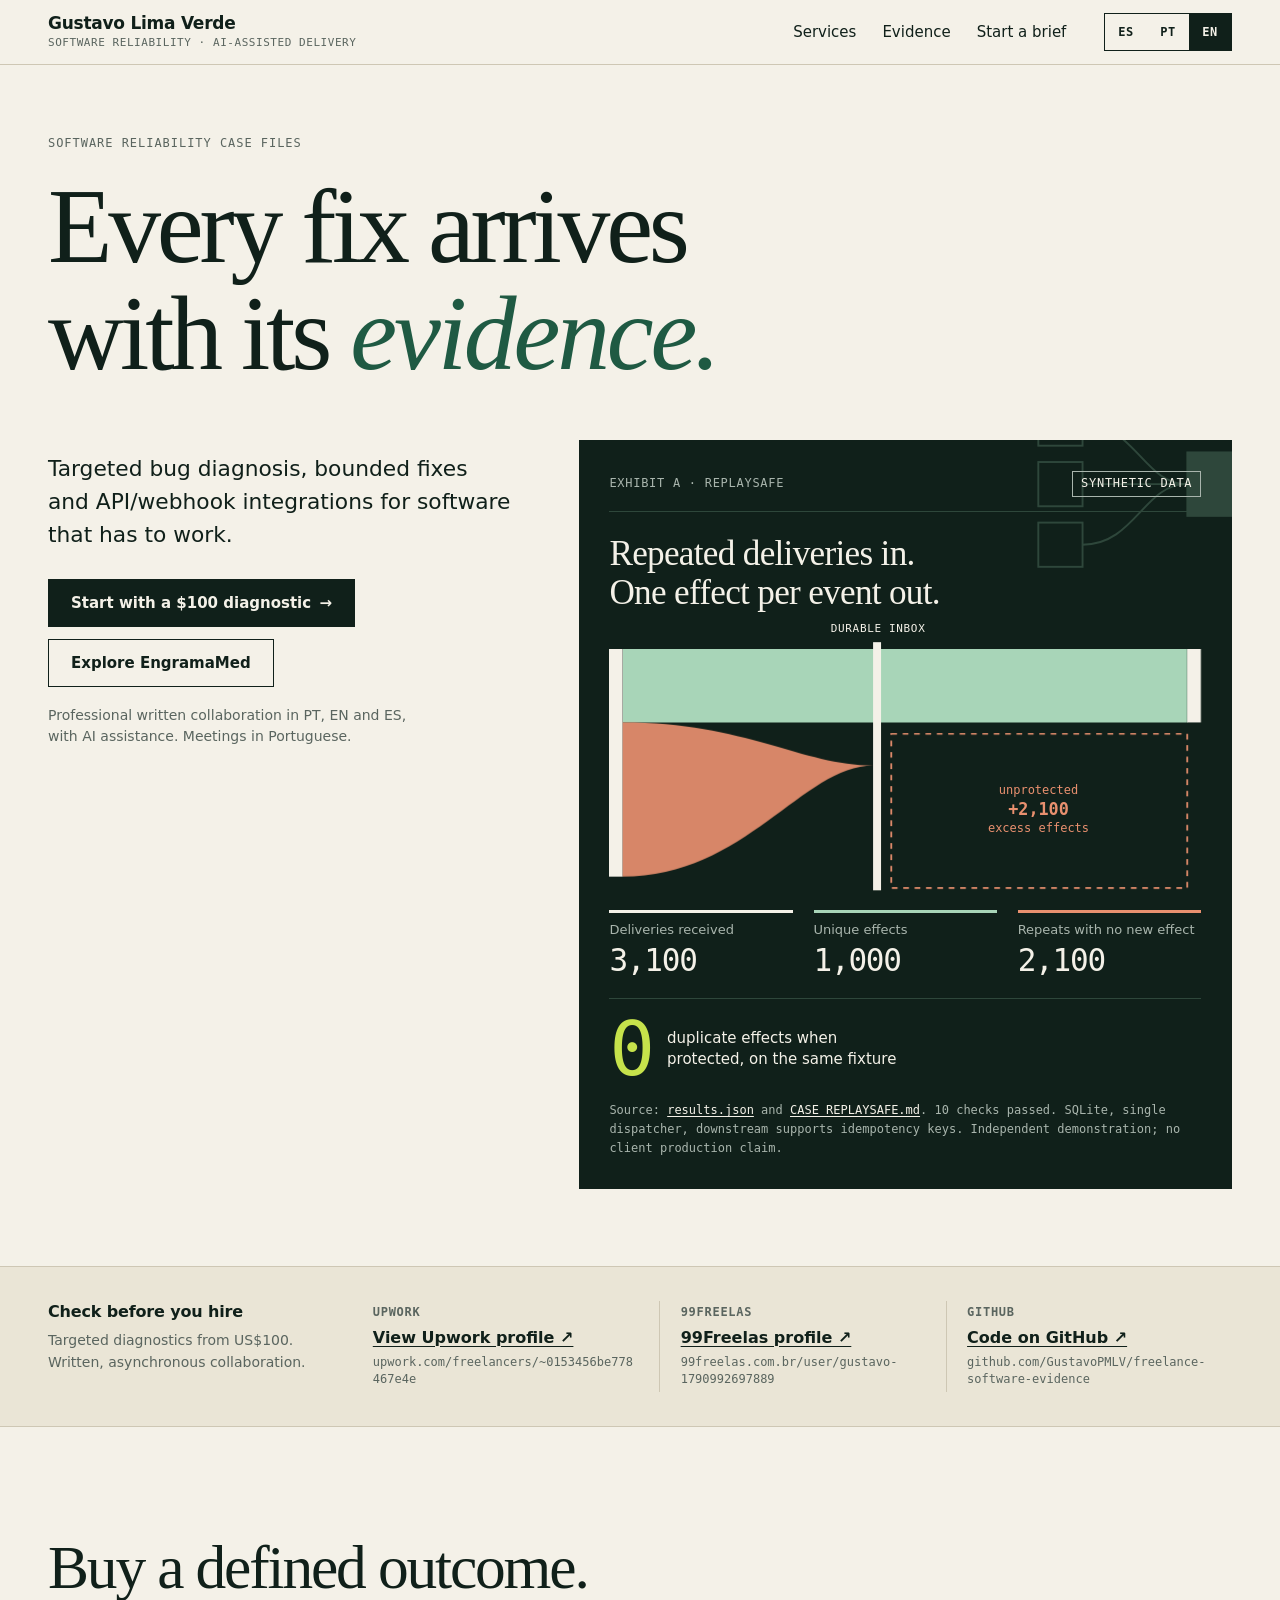
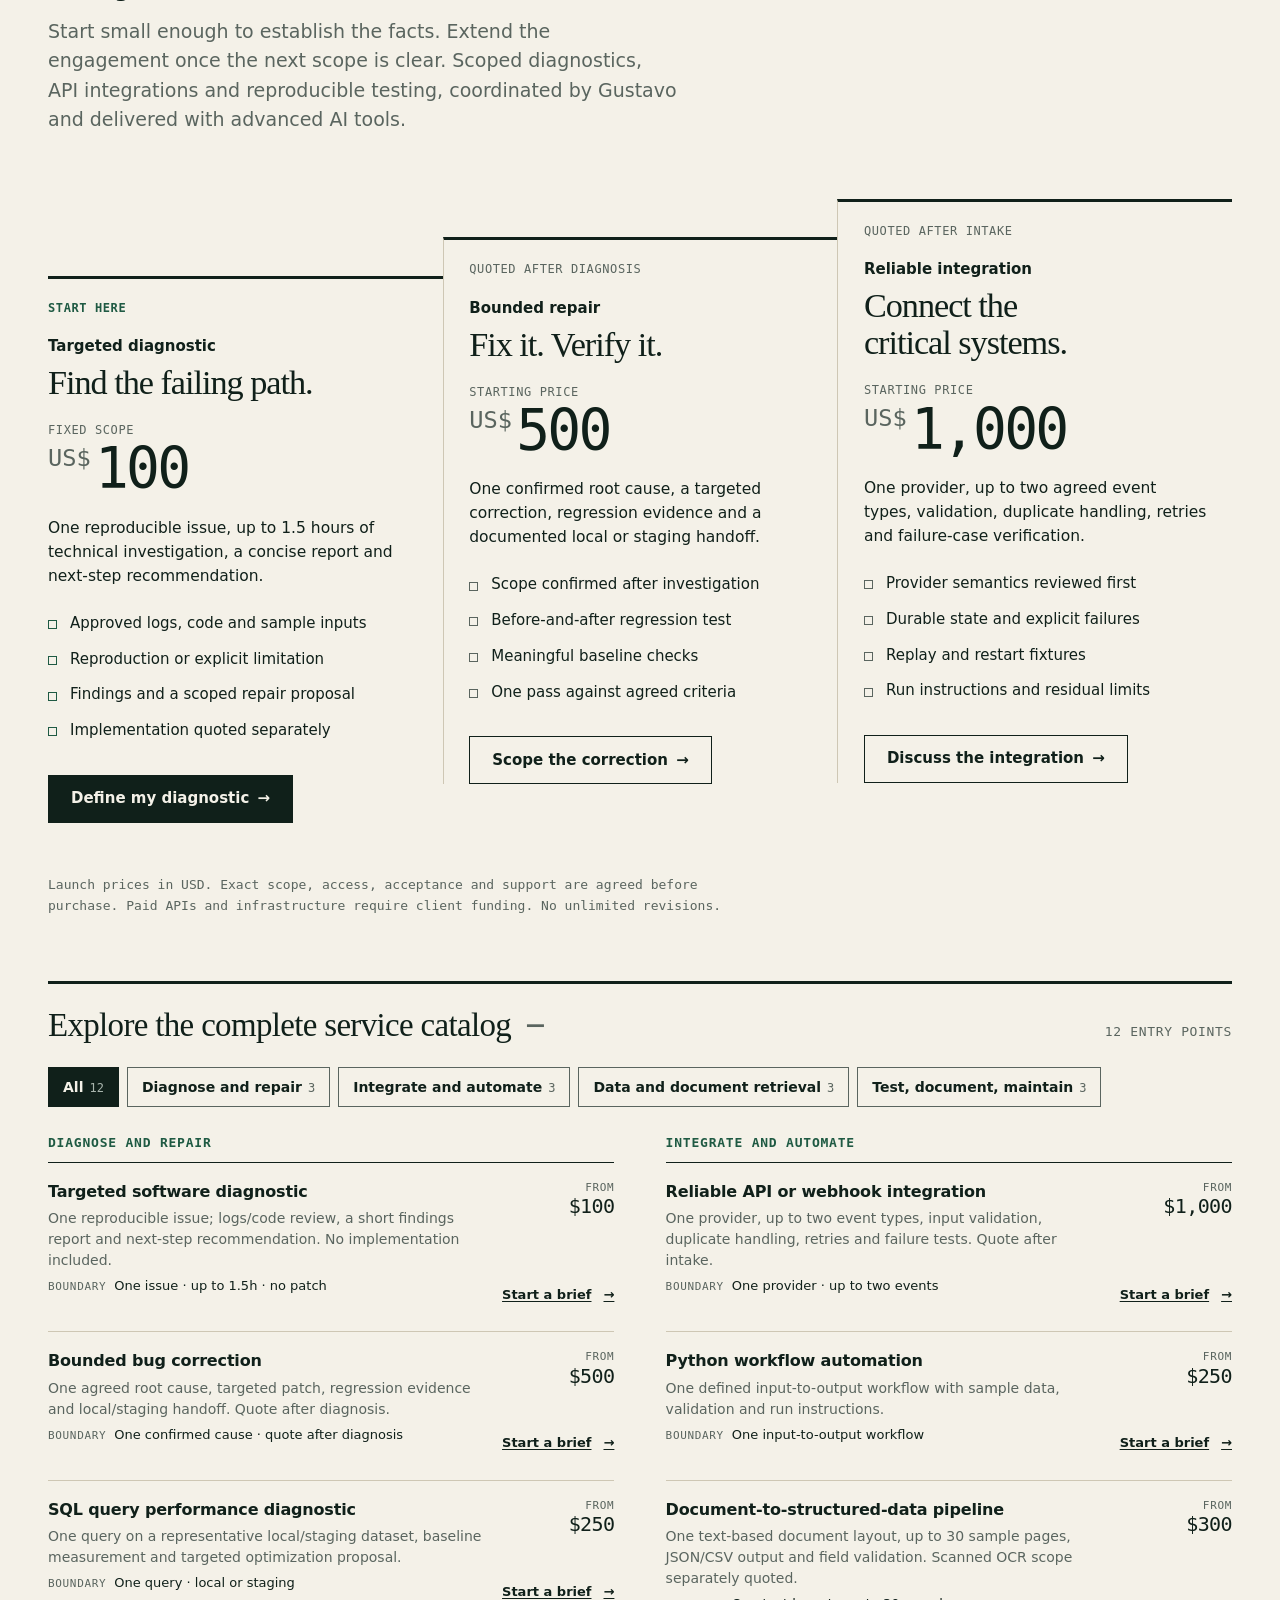
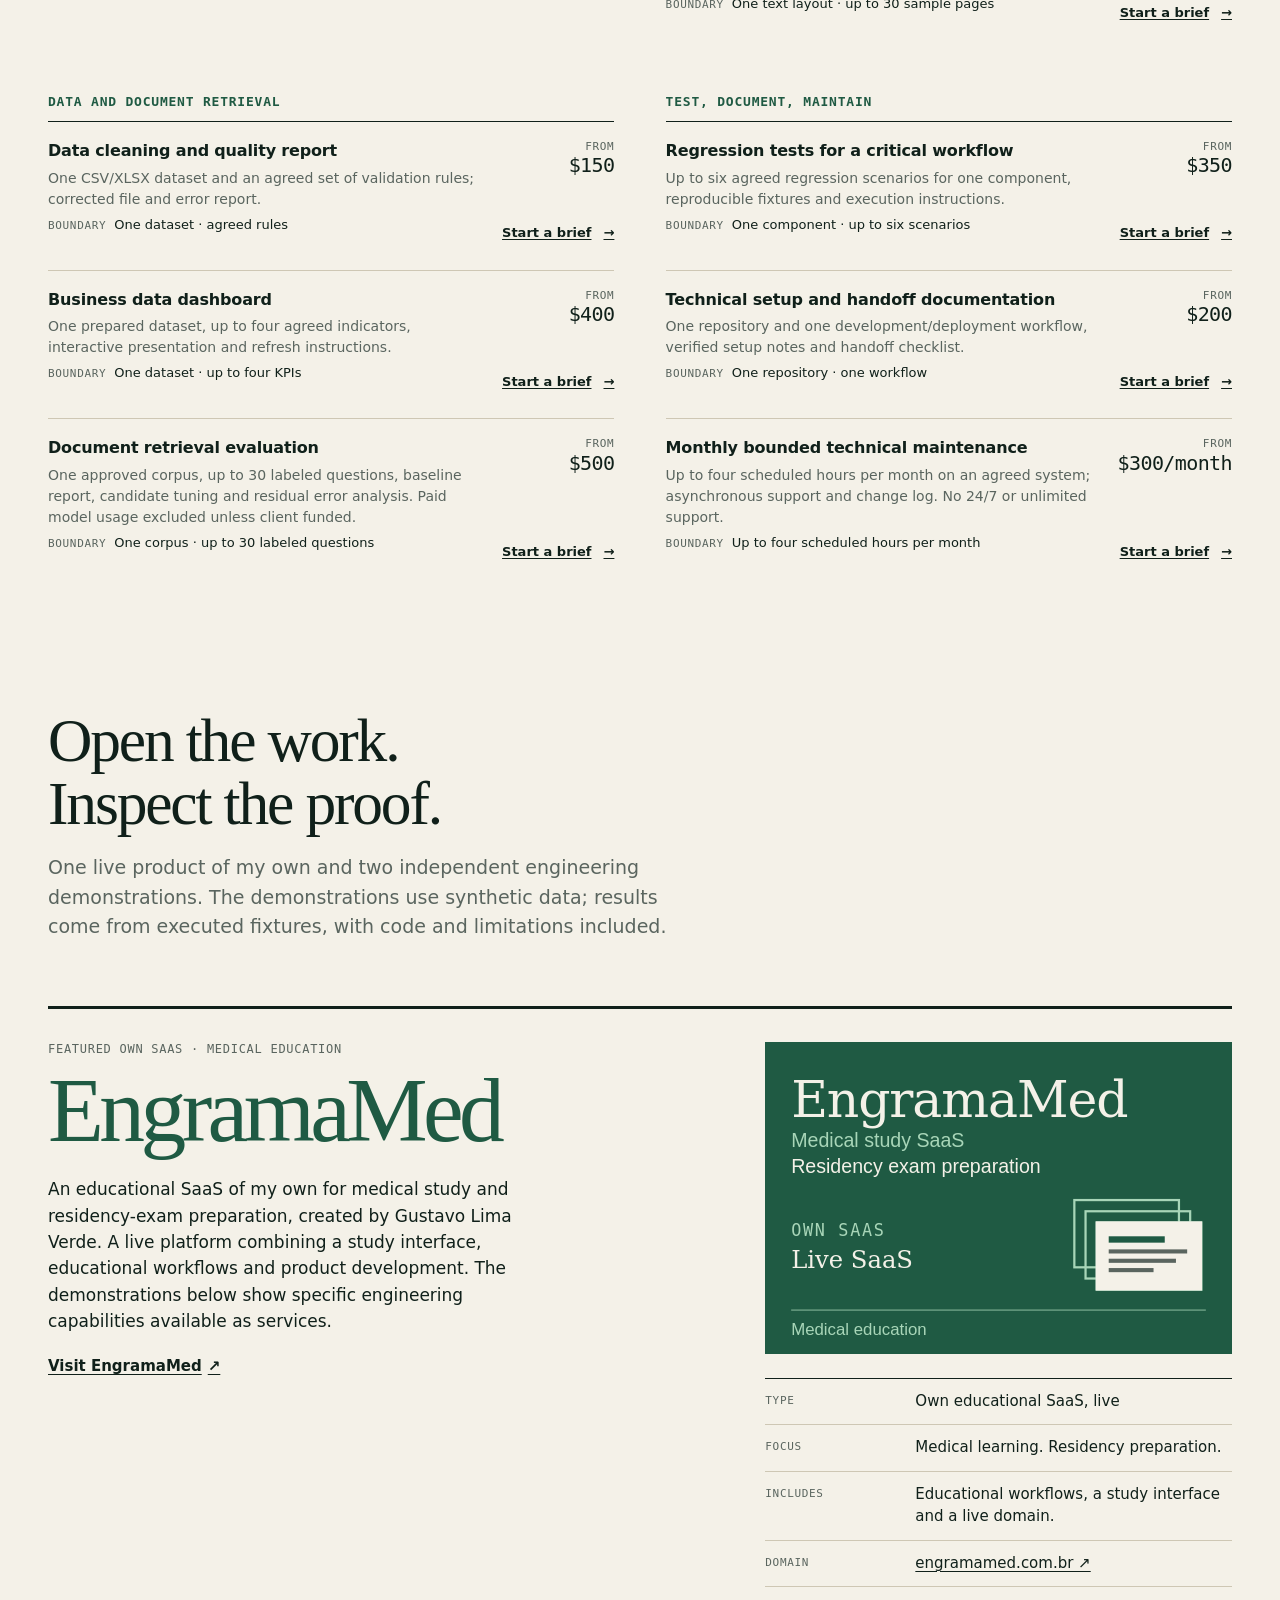
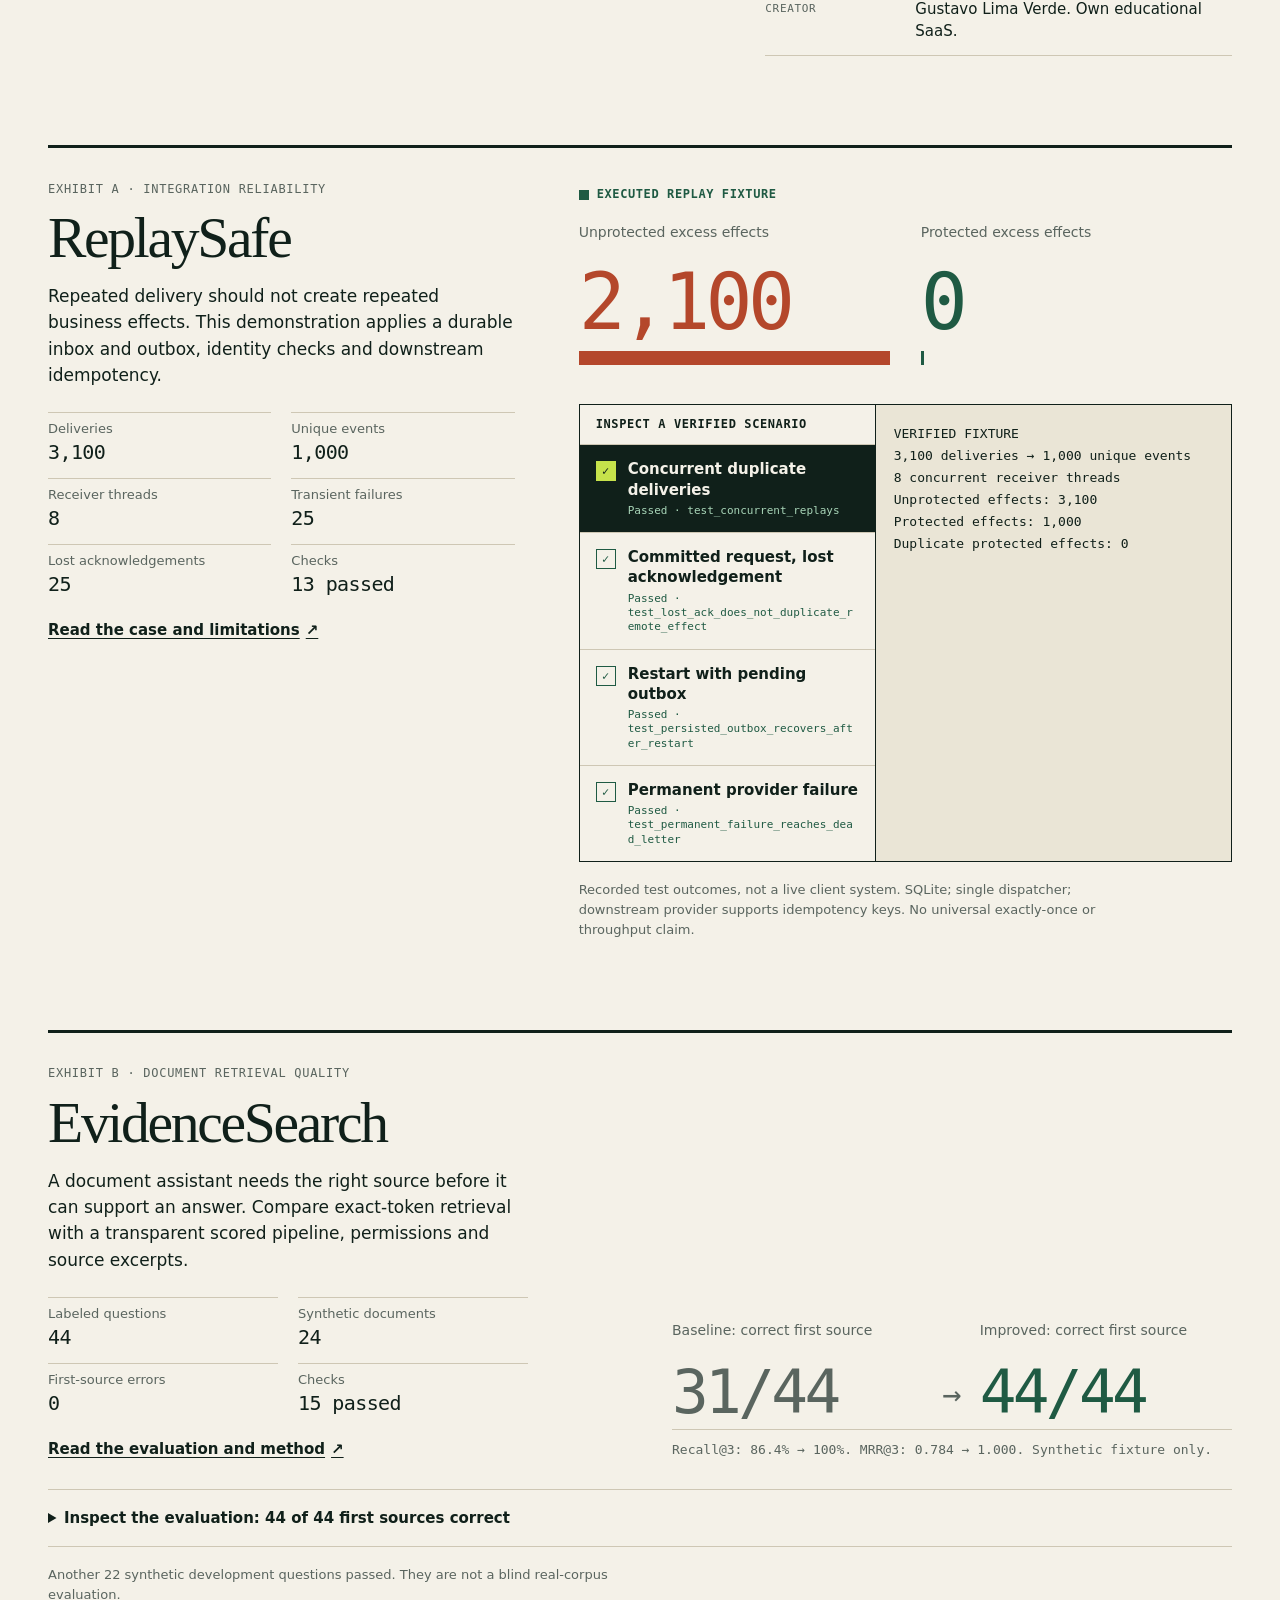
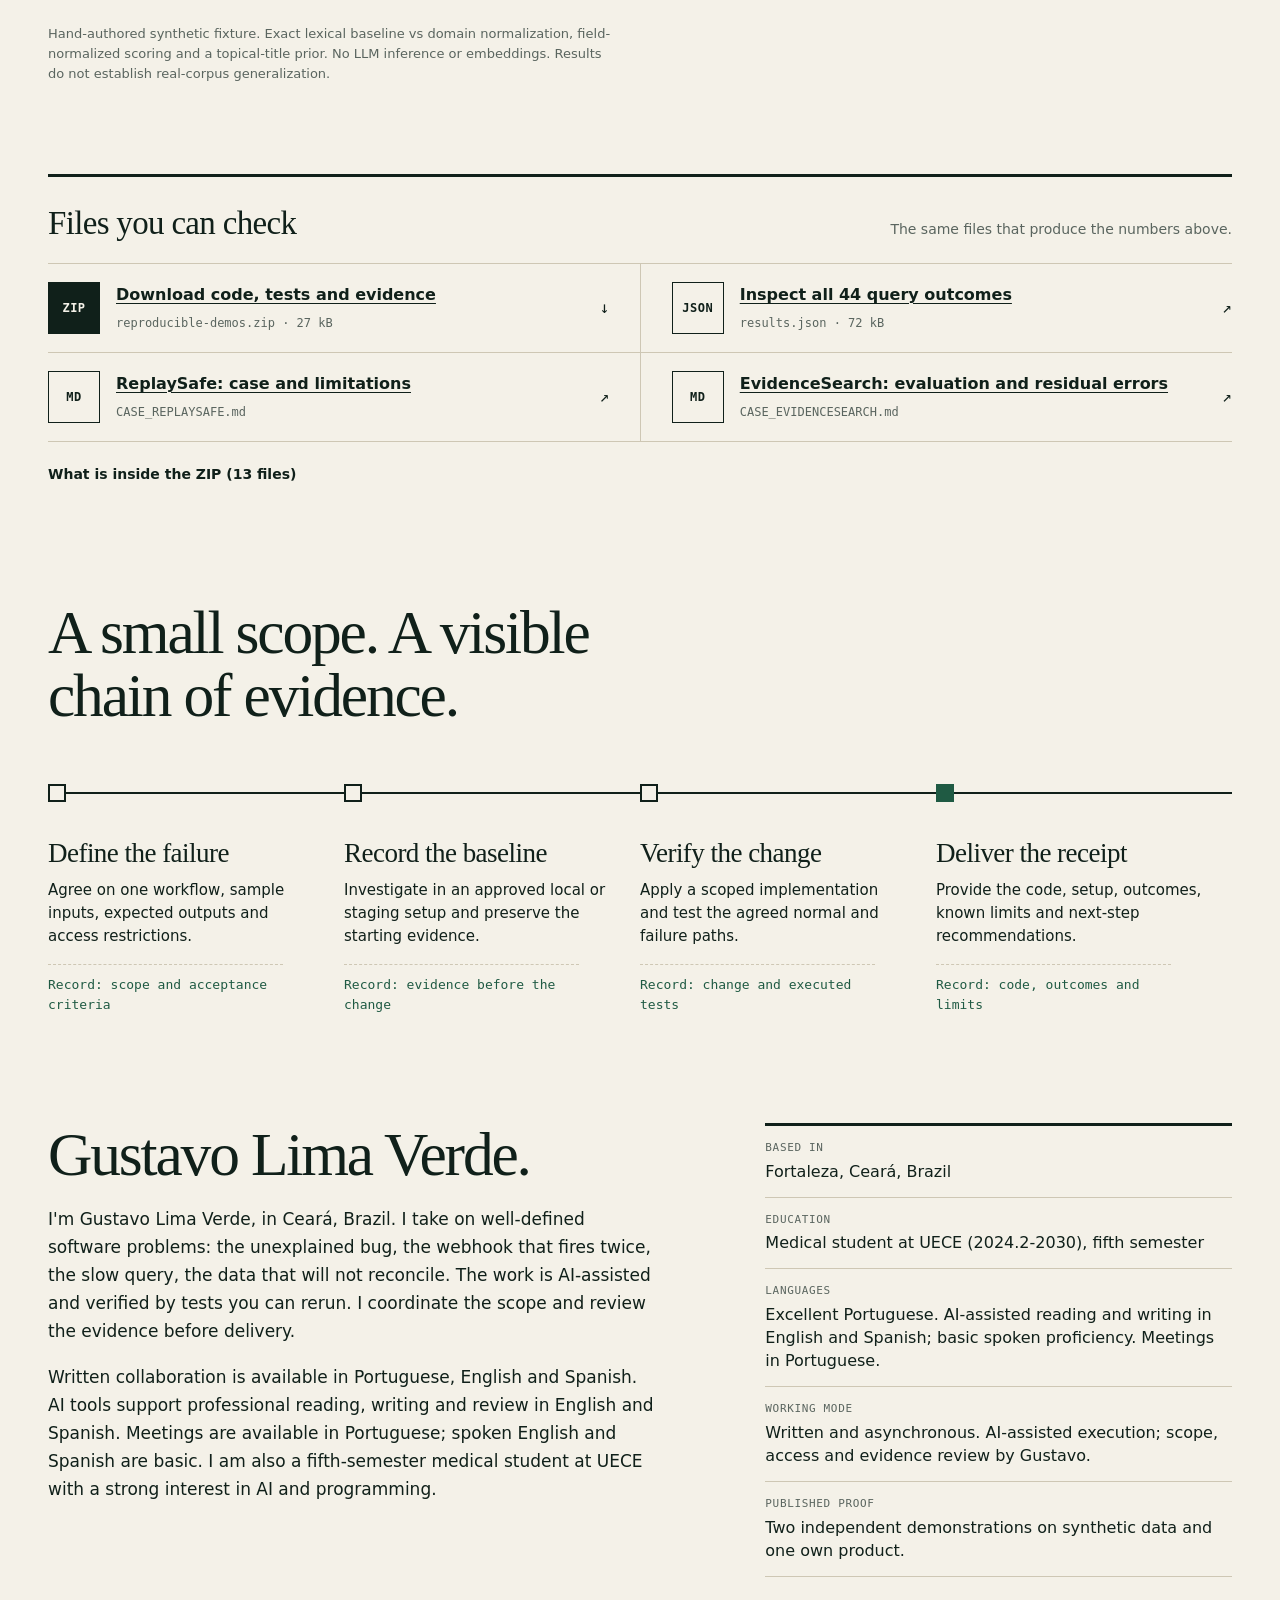
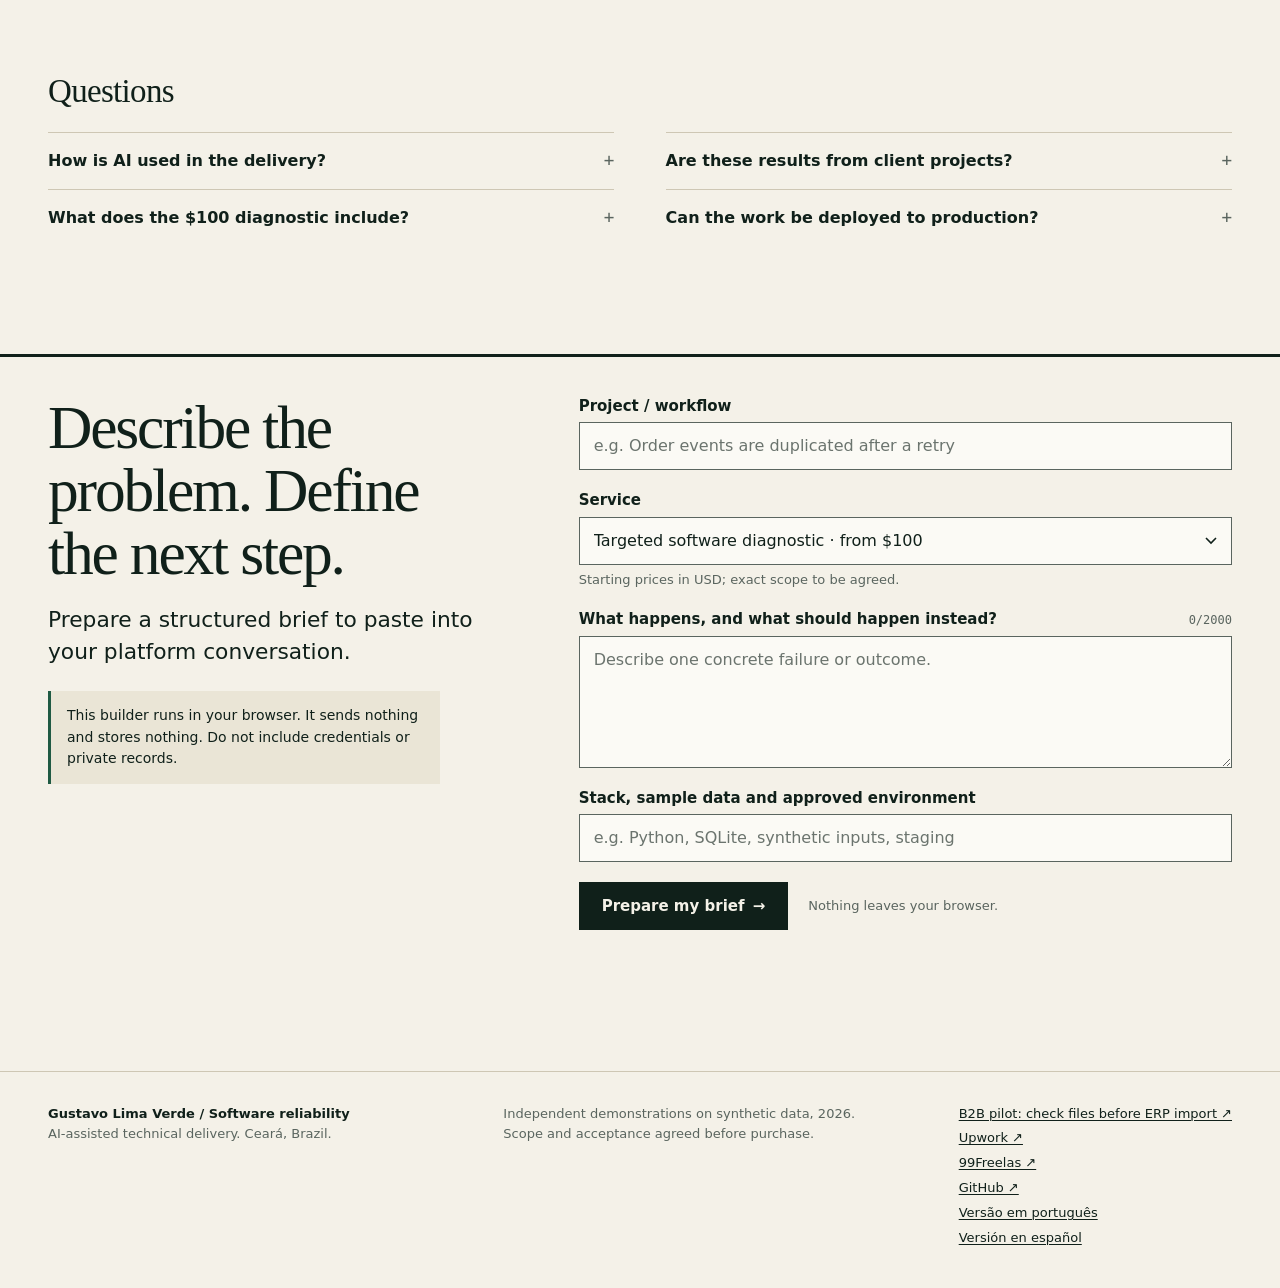
<file: portfolio/index.html>
<!doctype html>
<html lang="en">
<head>
<meta charset="utf-8">
<meta name="viewport" content="width=device-width, initial-scale=1">
<title>Gustavo Lima Verde | Every fix arrives with its evidence</title>
<link rel="alternate" hreflang="pt-BR" href="https://gustavo-lima-verde-software.gustavo-pmlv6.chatgpt.site/pt.html">
<link rel="alternate" hreflang="en" href="https://gustavo-lima-verde-software.gustavo-pmlv6.chatgpt.site/index.html">
<link rel="alternate" hreflang="es" href="https://gustavo-lima-verde-software.gustavo-pmlv6.chatgpt.site/es.html">
<link rel="alternate" hreflang="x-default" href="https://gustavo-lima-verde-software.gustavo-pmlv6.chatgpt.site/index.html">
<meta name="description" content="Scoped software diagnostics, reliable API integrations and reproducible testing. Independent engineering demonstrations by Gustavo Lima Verde.">
<meta name="color-scheme" content="light">
<meta name="theme-color" content="#F4F1E8">
<link rel="icon" type="image/svg+xml" href="favicon.svg?v=4c9f054212d6">
<link rel="stylesheet" href="styles.css?v=89b2566ed989">
<script>document.documentElement.classList.add('js')</script>
</head>
<body>
<a class="skip" href="#main">Skip to content</a>

<header class="site-header">
  <div class="wrap bar">
    <a class="brand" href="#top">Gustavo Lima Verde<span>Software reliability · AI-assisted delivery</span></a>
    <nav class="nav" aria-label="Main navigation">
      <a href="#services">Services</a>
      <a href="#work">Evidence</a>
      <a href="#brief">Start a brief</a>
    </nav>
    <p class="lang"><a href="es.html" hreflang="es" lang="es" aria-label="Leer esta página en español">ES</a><a id="language" href="pt.html" hreflang="pt-BR" lang="pt-BR" aria-label="Ler esta página em português">PT</a><span aria-current="true" title="English">EN</span></p>
  </div>
</header>

<main id="main">

<section class="hero" id="top" aria-labelledby="heroTitle">
  <div class="wrap">
    <p class="eyebrow">Software reliability case files</p>
    <h1 id="heroTitle">Every fix arrives with its <em>evidence.</em></h1>
    <div class="hero-row">
      <div class="hero-copy">
        <p class="lead">Targeted bug diagnosis, bounded fixes and API/webhook integrations for software that has to work.</p>
        <div class="actions">
          <a class="btn btn-primary" href="#services">Start with a $100 diagnostic <span class="arr" aria-hidden="true">→</span></a>
          <a class="btn" href="#engramamed">Explore EngramaMed</a>
        </div>
        <p class="communication-note">Professional written collaboration in PT, EN and ES, with AI assistance. Meetings in Portuguese.</p>
      </div>

      <figure class="plate on-ink" id="exhibitA" aria-labelledby="plateTitle">
        <div class="plate-art" aria-hidden="true">
          <img class="plate-photo" alt="" hidden>
          <svg class="plate-mark" viewBox="0 0 260 200" focusable="false">
            <g fill="none" stroke="#2E473B" stroke-width="2">
              <rect x="18" y="14" width="46" height="46"/>
              <rect x="18" y="77" width="46" height="46"/>
              <rect x="18" y="140" width="46" height="46"/>
              <path d="M64 37C118 37 128 100 172 100M64 100H172M64 163C118 163 128 100 172 100"/>
            </g>
            <rect x="172" y="66" width="68" height="68" fill="#2E473B"/>
          </svg>
        </div>
        <div class="plate-head"><span id="plateTitle">Exhibit A · ReplaySafe</span><span class="tag">Synthetic data</span></div>
        <p class="plate-claim">Repeated deliveries in. One effect per event out.</p>
        <div class="flow">
          <span class="flow-gate" aria-hidden="true">durable inbox</span>
          <div class="flow-fig">
            <svg id="flowSvg" viewBox="0 0 520 212" role="img" aria-labelledby="flowTitle">
              <title id="flowTitle">3,100 deliveries enter. 1,000 unique events reach the provider. 2,100 repeats are recognised by the inbox and create no new effect. Without protection they would become 2,100 excess effects.</title>
              <rect class="b-src" x="0" y="0" width="12" height="200"/>
              <path class="b-unique" id="fUnique" d="M12 0H508V64.52H12Z"/>
              <rect class="b-dst" id="fDst" x="508" y="0" width="12" height="64.52"/>
              <path class="b-repeat" id="fRepeat" d="M12 64.52C120 64.52 170 102.45 232 102.45C170 102.45 120 200 12 200Z"/>
              <rect class="b-ghost" id="fGhost" x="248" y="74.52" width="260" height="135.48"/>
              <rect class="b-gate" x="232" y="-6" width="7" height="218"/>
            </svg>
            <span class="flow-ghost-label" aria-hidden="true">unprotected <b id="heroGhost">+2,100</b> excess effects</span>
          </div>
        </div>
        <dl class="legend">
          <div class="k-src"><dt>Deliveries received</dt><dd id="heroDeliveries">3,100</dd></div>
          <div class="k-eff"><dt>Unique effects</dt><dd id="heroEffects">1,000</dd></div>
          <div class="k-rep"><dt>Repeats with no new effect</dt><dd id="heroRepeats">2,100</dd></div>
        </dl>
        <p class="zero"><b id="heroDuplicates">0</b><span>duplicate effects when protected, on the same fixture</span></p>
        <figcaption class="plate-foot">Source: <a href="results.json?v=49030828a450">results.json</a> and <a href="CASE_REPLAYSAFE.md?v=af2b72afe1db">CASE_REPLAYSAFE.md</a>. 10 checks passed. SQLite, single dispatcher, downstream supports idempotency keys. Independent demonstration; no client production claim.</figcaption>
      </figure>
    </div>
  </div>
</section>

<section class="sources" aria-labelledby="sourcesTitle">
  <div class="wrap sources-in">
    <div>
      <h2 class="sources-title" id="sourcesTitle">Check before you hire</h2>
      <p>Targeted diagnostics from US$100. Written, asynchronous collaboration.</p>
    </div>
    <ol class="cites">
      <li><a href="https://www.upwork.com/freelancers/~0153456be778467e4e" target="_blank" rel="noopener noreferrer"><span class="cite-k">Upwork</span><span class="cite-v">View Upwork profile ↗</span><span class="cite-u">upwork.com/freelancers/~0153456be778467e4e</span></a></li>
      <li><a href="https://www.99freelas.com.br/user/gustavo-1790992697889" target="_blank" rel="noopener noreferrer"><span class="cite-k">99Freelas</span><span class="cite-v">99Freelas profile ↗</span><span class="cite-u">99freelas.com.br/user/gustavo-1790992697889</span></a></li>
      <li><a href="https://github.com/GustavoPMLV/freelance-software-evidence" target="_blank" rel="noopener noreferrer"><span class="cite-k">GitHub</span><span class="cite-v">Code on GitHub ↗</span><span class="cite-u">github.com/GustavoPMLV/freelance-software-evidence</span></a></li>
    </ol>
  </div>
</section>

<section id="services" class="services" aria-labelledby="servicesTitle">
  <div class="wrap">
    <header class="sec-head">
      <h2 id="servicesTitle">Buy a defined outcome.</h2>
      <p>Start small enough to establish the facts. Extend the engagement once the next scope is clear. Scoped diagnostics, API integrations and reproducible testing, coordinated by Gustavo and delivered with advanced AI tools.</p>
    </header>

    <ol class="ladder">
      <li class="rung is-entry">
        <p class="rung-when">Start here</p>
        <p class="rung-name">Targeted diagnostic</p>
        <h3>Find the failing path.</h3>
        <p class="price"><span class="price-pre">Fixed scope</span><span class="price-num"><span class="price-cur">US$</span>100</span></p>
        <p class="rung-desc">One reproducible issue, up to 1.5 hours of technical investigation, a concise report and next-step recommendation.</p>
        <ul class="rung-list">
          <li>Approved logs, code and sample inputs</li>
          <li>Reproduction or explicit limitation</li>
          <li>Findings and a scoped repair proposal</li>
          <li>Implementation quoted separately</li>
        </ul>
        <a class="btn btn-primary" href="#brief" data-service="diagnostic">Define my diagnostic <span class="arr" aria-hidden="true">→</span></a>
      </li>
      <li class="rung">
        <p class="rung-when">Quoted after diagnosis</p>
        <p class="rung-name">Bounded repair</p>
        <h3>Fix it. Verify it.</h3>
        <p class="price"><span class="price-pre">Starting price</span><span class="price-num"><span class="price-cur">US$</span>500</span></p>
        <p class="rung-desc">One confirmed root cause, a targeted correction, regression evidence and a documented local or staging handoff.</p>
        <ul class="rung-list">
          <li>Scope confirmed after investigation</li>
          <li>Before-and-after regression test</li>
          <li>Meaningful baseline checks</li>
          <li>One pass against agreed criteria</li>
        </ul>
        <a class="btn" href="#brief" data-service="repair">Scope the correction <span class="arr" aria-hidden="true">→</span></a>
      </li>
      <li class="rung">
        <p class="rung-when">Quoted after intake</p>
        <p class="rung-name">Reliable integration</p>
        <h3>Connect the critical systems.</h3>
        <p class="price"><span class="price-pre">Starting price</span><span class="price-num"><span class="price-cur">US$</span>1,000</span></p>
        <p class="rung-desc">One provider, up to two agreed event types, validation, duplicate handling, retries and failure-case verification.</p>
        <ul class="rung-list">
          <li>Provider semantics reviewed first</li>
          <li>Durable state and explicit failures</li>
          <li>Replay and restart fixtures</li>
          <li>Run instructions and residual limits</li>
        </ul>
        <a class="btn" href="#brief" data-service="integration">Discuss the integration <span class="arr" aria-hidden="true">→</span></a>
      </li>
    </ol>

    <p class="fineprint">Launch prices in USD. Exact scope, access, acceptance and support are agreed before purchase. Paid APIs and infrastructure require client funding. No unlimited revisions.</p>

    <details class="catalog" id="catalog" open>
      <summary><span class="cat-sum-t">Explore the complete service catalog</span><span class="cat-sum-n">12 entry points</span></summary>
      <div class="cat-tools" role="group" aria-label="Filter the catalog by area"></div>
      <div id="catalogGrid" class="cat-groups">
        <section class="cat-group" data-group="fix" aria-labelledby="cg-fix">
          <h3 id="cg-fix">Diagnose and repair</h3>
          <ol class="cat-list">
            <li class="cat-item"><h4>Targeted software diagnostic</h4><p class="cat-scope">One reproducible issue; logs/code review, a short findings report and next-step recommendation. No implementation included.</p><p class="cat-limit"><span class="cat-limit-k">Boundary</span>One issue · up to 1.5h · no patch</p><p class="cat-price"><span class="cat-price-k">From</span>$100</p><a class="cat-cta" href="#brief" data-service="diagnostic">Start a brief<span class="vh">: Targeted software diagnostic</span> <span class="arr" aria-hidden="true">→</span></a></li>
            <li class="cat-item"><h4>Bounded bug correction</h4><p class="cat-scope">One agreed root cause, targeted patch, regression evidence and local/staging handoff. Quote after diagnosis.</p><p class="cat-limit"><span class="cat-limit-k">Boundary</span>One confirmed cause · quote after diagnosis</p><p class="cat-price"><span class="cat-price-k">From</span>$500</p><a class="cat-cta" href="#brief" data-service="repair">Start a brief<span class="vh">: Bounded bug correction</span> <span class="arr" aria-hidden="true">→</span></a></li>
            <li class="cat-item"><h4>SQL query performance diagnostic</h4><p class="cat-scope">One query on a representative local/staging dataset, baseline measurement and targeted optimization proposal.</p><p class="cat-limit"><span class="cat-limit-k">Boundary</span>One query · local or staging</p><p class="cat-price"><span class="cat-price-k">From</span>$250</p><a class="cat-cta" href="#brief" data-service="sql">Start a brief<span class="vh">: SQL query performance diagnostic</span> <span class="arr" aria-hidden="true">→</span></a></li>
          </ol>
        </section>
        <section class="cat-group" data-group="connect" aria-labelledby="cg-connect">
          <h3 id="cg-connect">Integrate and automate</h3>
          <ol class="cat-list">
            <li class="cat-item"><h4>Reliable API or webhook integration</h4><p class="cat-scope">One provider, up to two event types, input validation, duplicate handling, retries and failure tests. Quote after intake.</p><p class="cat-limit"><span class="cat-limit-k">Boundary</span>One provider · up to two events</p><p class="cat-price"><span class="cat-price-k">From</span>$1,000</p><a class="cat-cta" href="#brief" data-service="integration">Start a brief<span class="vh">: Reliable API or webhook integration</span> <span class="arr" aria-hidden="true">→</span></a></li>
            <li class="cat-item"><h4>Python workflow automation</h4><p class="cat-scope">One defined input-to-output workflow with sample data, validation and run instructions.</p><p class="cat-limit"><span class="cat-limit-k">Boundary</span>One input-to-output workflow</p><p class="cat-price"><span class="cat-price-k">From</span>$250</p><a class="cat-cta" href="#brief" data-service="automation">Start a brief<span class="vh">: Python workflow automation</span> <span class="arr" aria-hidden="true">→</span></a></li>
            <li class="cat-item"><h4>Document-to-structured-data pipeline</h4><p class="cat-scope">One text-based document layout, up to 30 sample pages, JSON/CSV output and field validation. Scanned OCR scope separately quoted.</p><p class="cat-limit"><span class="cat-limit-k">Boundary</span>One text layout · up to 30 sample pages</p><p class="cat-price"><span class="cat-price-k">From</span>$300</p><a class="cat-cta" href="#brief" data-service="extraction">Start a brief<span class="vh">: Document-to-structured-data pipeline</span> <span class="arr" aria-hidden="true">→</span></a></li>
          </ol>
        </section>
        <section class="cat-group" data-group="data" aria-labelledby="cg-data">
          <h3 id="cg-data">Data and document retrieval</h3>
          <ol class="cat-list">
            <li class="cat-item"><h4>Data cleaning and quality report</h4><p class="cat-scope">One CSV/XLSX dataset and an agreed set of validation rules; corrected file and error report.</p><p class="cat-limit"><span class="cat-limit-k">Boundary</span>One dataset · agreed rules</p><p class="cat-price"><span class="cat-price-k">From</span>$150</p><a class="cat-cta" href="#brief" data-service="data_cleaning">Start a brief<span class="vh">: Data cleaning and quality report</span> <span class="arr" aria-hidden="true">→</span></a></li>
            <li class="cat-item"><h4>Business data dashboard</h4><p class="cat-scope">One prepared dataset, up to four agreed indicators, interactive presentation and refresh instructions.</p><p class="cat-limit"><span class="cat-limit-k">Boundary</span>One dataset · up to four KPIs</p><p class="cat-price"><span class="cat-price-k">From</span>$400</p><a class="cat-cta" href="#brief" data-service="dashboard">Start a brief<span class="vh">: Business data dashboard</span> <span class="arr" aria-hidden="true">→</span></a></li>
            <li class="cat-item"><h4>Document retrieval evaluation</h4><p class="cat-scope">One approved corpus, up to 30 labeled questions, baseline report, candidate tuning and residual error analysis. Paid model usage excluded unless client funded.</p><p class="cat-limit"><span class="cat-limit-k">Boundary</span>One corpus · up to 30 labeled questions</p><p class="cat-price"><span class="cat-price-k">From</span>$500</p><a class="cat-cta" href="#brief" data-service="retrieval">Start a brief<span class="vh">: Document retrieval evaluation</span> <span class="arr" aria-hidden="true">→</span></a></li>
          </ol>
        </section>
        <section class="cat-group" data-group="keep" aria-labelledby="cg-keep">
          <h3 id="cg-keep">Test, document, maintain</h3>
          <ol class="cat-list">
            <li class="cat-item"><h4>Regression tests for a critical workflow</h4><p class="cat-scope">Up to six agreed regression scenarios for one component, reproducible fixtures and execution instructions.</p><p class="cat-limit"><span class="cat-limit-k">Boundary</span>One component · up to six scenarios</p><p class="cat-price"><span class="cat-price-k">From</span>$350</p><a class="cat-cta" href="#brief" data-service="tests">Start a brief<span class="vh">: Regression tests for a critical workflow</span> <span class="arr" aria-hidden="true">→</span></a></li>
            <li class="cat-item"><h4>Technical setup and handoff documentation</h4><p class="cat-scope">One repository and one development/deployment workflow, verified setup notes and handoff checklist.</p><p class="cat-limit"><span class="cat-limit-k">Boundary</span>One repository · one workflow</p><p class="cat-price"><span class="cat-price-k">From</span>$200</p><a class="cat-cta" href="#brief" data-service="documentation">Start a brief<span class="vh">: Technical setup and handoff documentation</span> <span class="arr" aria-hidden="true">→</span></a></li>
            <li class="cat-item"><h4>Monthly bounded technical maintenance</h4><p class="cat-scope">Up to four scheduled hours per month on an agreed system; asynchronous support and change log. No 24/7 or unlimited support.</p><p class="cat-limit"><span class="cat-limit-k">Boundary</span>Up to four scheduled hours per month</p><p class="cat-price"><span class="cat-price-k">From</span>$300/month</p><a class="cat-cta" href="#brief" data-service="maintenance">Start a brief<span class="vh">: Monthly bounded technical maintenance</span> <span class="arr" aria-hidden="true">→</span></a></li>
          </ol>
        </section>
      </div>
    </details>
  </div>
</section>

<section id="work" class="work" aria-labelledby="workTitle">
  <div class="wrap">
    <header class="sec-head">
      <h2 id="workTitle">Open the work. Inspect the proof.</h2>
      <p>One live product of my own and two independent engineering demonstrations. The demonstrations use synthetic data; results come from executed fixtures, with code and limitations included.</p>
    </header>

    <article class="exhibit ex-c featured-product" id="engramamed" aria-labelledby="emTitle">
      <div>
        <p class="ex-tag">Featured own SaaS · Medical education</p>
        <h3 id="emTitle" class="product">EngramaMed</h3>
        <p class="product-desc">An educational SaaS of my own for medical study and residency-exam preparation, created by Gustavo Lima Verde. A live platform combining a study interface, educational workflows and product development. The demonstrations below show specific engineering capabilities available as services.</p>
        <a class="ex-link" href="https://engramamed.com.br" target="_blank" rel="noopener noreferrer">Visit EngramaMed <span aria-hidden="true">↗</span></a>
      </div>
      <div class="product-visual">
        <img class="product-cover" src="assets/cover-engramamed-en.svg?v=c76a4265fa42" width="1500" height="1002" loading="lazy" alt="EngramaMed: an own educational SaaS for medical study and residency exam preparation">
      <dl class="product-facts">
        <div><dt>Type</dt><dd>Own educational SaaS, live</dd></div>
        <div><dt>Focus</dt><dd>Medical learning. Residency preparation.</dd></div>
        <div><dt>Includes</dt><dd>Educational workflows, a study interface and a live domain.</dd></div>
        <div><dt>Domain</dt><dd><a href="https://engramamed.com.br" target="_blank" rel="noopener noreferrer">engramamed.com.br ↗</a></dd></div>
        <div><dt>Creator</dt><dd>Gustavo Lima Verde. Own educational SaaS.</dd></div>
      </dl>
      </div>
    </article>

    <article class="exhibit ex-a" id="replaysafe" aria-labelledby="rsTitle">
      <div class="ex-head">
        <p class="ex-tag">Exhibit A · Integration reliability</p>
        <h3 id="rsTitle">ReplaySafe</h3>
        <p class="ex-sum">Repeated delivery should not create repeated business effects. This demonstration applies a durable inbox and outbox, identity checks and downstream idempotency.</p>
        <dl class="facts">
          <div><dt>Deliveries</dt><dd>3,100</dd></div>
          <div><dt>Unique events</dt><dd>1,000</dd></div>
          <div><dt>Receiver threads</dt><dd>8</dd></div>
          <div><dt>Transient failures</dt><dd>25</dd></div>
          <div><dt>Lost acknowledgements</dt><dd>25</dd></div>
          <div><dt>Checks</dt><dd>13 passed</dd></div>
        </dl>
        <a class="ex-link" href="CASE_REPLAYSAFE.md?v=af2b72afe1db">Read the case and limitations <span aria-hidden="true">↗</span></a>
      </div>
      <div class="ex-body">
        <p class="checks">Executed replay fixture</p>
        <div class="compare reveal" role="group" aria-label="Excess effects on the same fixture">
          <div class="cmp cmp-before"><span class="cmp-label">Unprotected excess effects</span><b class="cmp-num" id="baselineDup">2,100</b><i class="cmp-bar" aria-hidden="true"></i></div>
          <div class="cmp cmp-after"><span class="cmp-label">Protected excess effects</span><b class="cmp-num" id="protectedDup">0</b><i class="cmp-bar" aria-hidden="true"></i></div>
        </div>
        <div class="runner">
          <fieldset id="replayScenario" class="runner-list">
            <legend>Inspect a verified scenario</legend>
            <label class="run is-checked"><input type="radio" name="replayScenario" value="replay" checked><span class="run-mark" aria-hidden="true">✓</span><span class="run-name">Concurrent duplicate deliveries</span><span class="run-state">Passed · test_concurrent_replays</span></label>
            <label class="run"><input type="radio" name="replayScenario" value="ack"><span class="run-mark" aria-hidden="true">✓</span><span class="run-name">Committed request, lost acknowledgement</span><span class="run-state">Passed · test_lost_ack_does_not_duplicate_remote_effect</span></label>
            <label class="run"><input type="radio" name="replayScenario" value="restart"><span class="run-mark" aria-hidden="true">✓</span><span class="run-name">Restart with pending outbox</span><span class="run-state">Passed · test_persisted_outbox_recovers_after_restart</span></label>
            <label class="run"><input type="radio" name="replayScenario" value="dead"><span class="run-mark" aria-hidden="true">✓</span><span class="run-name">Permanent provider failure</span><span class="run-state">Passed · test_permanent_failure_reaches_dead_letter</span></label>
          </fieldset>
          <div class="output" id="replayOutput" aria-live="polite">VERIFIED FIXTURE
3,100 deliveries → 1,000 unique events
8 concurrent receiver threads
Unprotected effects: 3,100
Protected effects: 1,000
Duplicate protected effects: 0</div>
        </div>
        <p class="limit">Recorded test outcomes, not a live client system. SQLite; single dispatcher; downstream provider supports idempotency keys. No universal exactly-once or throughput claim.</p>
      </div>
    </article>

    <article class="exhibit ex-b" id="evidencesearch" aria-labelledby="esTitle">
      <div class="ex-top">
        <div class="ex-head">
          <p class="ex-tag">Exhibit B · Document retrieval quality</p>
          <h3 id="esTitle">EvidenceSearch</h3>
          <p class="ex-sum">A document assistant needs the right source before it can support an answer. Compare exact-token retrieval with a transparent scored pipeline, permissions and source excerpts.</p>
          <dl class="facts">
            <div><dt>Labeled questions</dt><dd>44</dd></div>
            <div><dt>Synthetic documents</dt><dd>24</dd></div>
            <div><dt>First-source errors</dt><dd>0</dd></div>
            <div><dt>Checks</dt><dd>15 passed</dd></div>
          </dl>
          <a class="ex-link" href="CASE_EVIDENCESEARCH.md?v=ccb0a09e7c03">Read the evaluation and method <span aria-hidden="true">↗</span></a>
        </div>
        <div class="score">
          <div class="score-item before"><span>Baseline: correct first source</span><b id="baselineTop">31/44</b></div>
          <span class="score-arrow" aria-hidden="true">→</span>
          <div class="score-item after"><span>Improved: correct first source</span><b id="improvedTop">44/44</b></div>
          <p class="score-sub">Recall@3: <span id="recallBase">86.4%</span> → <span id="recallImp">100%</span>. MRR@3: <span id="mrrBase">0.784</span> → <span id="mrrImp">1.000</span>. Synthetic fixture only.</p>
        </div>
      </div>
      <details class="evaluation-details">
        <summary>Inspect the evaluation: 44 of 44 first sources correct</summary>
      <div class="ex-grid">
        <div class="matrix-wrap reveal">
          <p class="matrix-cap" id="matrixCap">All 44 questions, one square each<span>Select a square to see its sources. Arrow keys move between squares.</span></p>
          <div id="queryMatrix" class="matrix" role="radiogroup" aria-labelledby="matrixCap"></div>
          <ul id="mxLegend" class="mx-legend" aria-label="Legend by outcome">
            <li><button type="button"><span class="mx-k c-both" aria-hidden="true"></span><span class="mx-k-t">Correct in both versions</span><span class="mx-k-n">31</span></button></li>
            <li><button type="button"><span class="mx-k c-fixed" aria-hidden="true"></span><span class="mx-k-t">Fixed by the improvement</span><span class="mx-k-n">13</span></button></li>
            <li><button type="button"><span class="mx-k c-miss" aria-hidden="true"></span><span class="mx-k-t">Wrong in both versions</span><span class="mx-k-n">0</span></button></li>
            <li><button type="button"><span class="mx-k c-regress" aria-hidden="true"></span><span class="mx-k-t">Worse after the improvement</span><span class="mx-k-n">0</span></button></li>
          </ul>
        </div>
        <div class="inspector">
          <label for="retrievalQuestion">Inspect a labeled question and its sources</label>
          <select id="retrievalQuestion"></select>
          <div class="output" id="retrievalOutput" aria-live="polite">All 44 question-level outcomes are in results.json.</div>
        </div>
      </div>
      </details>
      <p class="limit">Another 22 synthetic development questions passed. They are not a blind real-corpus evaluation.</p>
      <p class="limit">Hand-authored synthetic fixture. Exact lexical baseline vs domain normalization, field-normalized scoring and a topical-title prior. No LLM inference or embeddings. Results do not establish real-corpus generalization.</p>
    </article>



    <div class="dossier-files">
      <div class="dossier-head"><h3>Files you can check</h3><p>The same files that produce the numbers above.</p></div>
      <a class="file file-primary" href="reproducible-demos.zip?v=a0fd87bc75e1" download><span class="file-ext">ZIP</span><span class="file-desc">Download code, tests and evidence</span><span class="file-name">reproducible-demos.zip · 27 kB</span><span class="arr" aria-hidden="true">↓</span></a>
      <a class="file" href="results.json?v=49030828a450"><span class="file-ext">JSON</span><span class="file-desc">Inspect all 44 query outcomes</span><span class="file-name">results.json · 72 kB</span><span class="arr" aria-hidden="true">↗</span></a>
      <a class="file" href="CASE_REPLAYSAFE.md?v=af2b72afe1db"><span class="file-ext">MD</span><span class="file-desc">ReplaySafe: case and limitations</span><span class="file-name">CASE_REPLAYSAFE.md</span><span class="arr" aria-hidden="true">↗</span></a>
      <a class="file" href="CASE_EVIDENCESEARCH.md?v=ccb0a09e7c03"><span class="file-ext">MD</span><span class="file-desc">EvidenceSearch: evaluation and residual errors</span><span class="file-name">CASE_EVIDENCESEARCH.md</span><span class="arr" aria-hidden="true">↗</span></a>
      <details class="zip-list">
        <summary>What is inside the ZIP (13 files)</summary>
        <ul>
          <li>technical/README.md</li>
          <li>technical/replaysafe.py</li>
          <li>technical/test_replaysafe.py</li>
          <li>technical/evidence_search.py</li>
          <li>technical/test_evidence_search.py</li>
          <li>technical/run_evidence.py</li>
          <li>evidence/results.json</li>
          <li>evidence/source-hashes.json</li>
          <li>evidence/tests.txt</li>
          <li>technical/fixtures/original-corpus.json</li>
          <li>technical/fixtures/additional-retrieval.json</li>
          <li>portfolio/CASE_REPLAYSAFE.md</li>
          <li>portfolio/CASE_EVIDENCESEARCH.md</li>
        </ul>
      </details>
    </div>
  </div>
</section>

<section id="process" class="process" aria-labelledby="processTitle">
  <div class="wrap">
    <h2 id="processTitle">A small scope. A visible chain of evidence.</h2>
    <ol class="chain">
      <li><h3>Define the failure</h3><p>Agree on one workflow, sample inputs, expected outputs and access restrictions.</p><p class="artifact">Record: scope and acceptance criteria</p></li>
      <li><h3>Record the baseline</h3><p>Investigate in an approved local or staging setup and preserve the starting evidence.</p><p class="artifact">Record: evidence before the change</p></li>
      <li><h3>Verify the change</h3><p>Apply a scoped implementation and test the agreed normal and failure paths.</p><p class="artifact">Record: change and executed tests</p></li>
      <li><h3>Deliver the receipt</h3><p>Provide the code, setup, outcomes, known limits and next-step recommendations.</p><p class="artifact">Record: code, outcomes and limits</p></li>
    </ol>
  </div>
</section>

<section id="about" class="about" aria-labelledby="aboutTitle">
  <div class="wrap about-grid">
    <div class="about-copy">
      <h2 id="aboutTitle">Gustavo Lima Verde.</h2>
      <p>I'm Gustavo Lima Verde, in Ceará, Brazil. I take on well-defined software problems: the unexplained bug, the webhook that fires twice, the slow query, the data that will not reconcile. The work is AI-assisted and verified by tests you can rerun. I coordinate the scope and review the evidence before delivery.</p>
      <p>Written collaboration is available in Portuguese, English and Spanish. AI tools support professional reading, writing and review in English and Spanish. Meetings are available in Portuguese; spoken English and Spanish are basic. I am also a fifth-semester medical student at UECE with a strong interest in AI and programming.</p>
    </div>
    <dl class="dossier">
      <div><dt>Based in</dt><dd>Fortaleza, Ceará, Brazil</dd></div>
      <div><dt>Education</dt><dd>Medical student at UECE (2024.2-2030), fifth semester</dd></div>
      <div><dt>Languages</dt><dd>Excellent Portuguese. AI-assisted reading and writing in English and Spanish; basic spoken proficiency. Meetings in Portuguese.</dd></div>
      <div><dt>Working mode</dt><dd>Written and asynchronous. AI-assisted execution; scope, access and evidence review by Gustavo.</dd></div>
      <div><dt>Published proof</dt><dd>Two independent demonstrations on synthetic data and one own product.</dd></div>
    </dl>
    <div class="faq">
      <h3>Questions</h3>
      <details><summary>How is AI used in the delivery?</summary><p>Advanced AI coding tools assist investigation, implementation and documentation. Deliverables include reproducible checks. Client preferences, approved tools and data-processing restrictions are agreed before work begins.</p></details>
      <details><summary>Are these results from client projects?</summary><p>ReplaySafe and EvidenceSearch are independent demonstrations using synthetic data. Their outcomes illustrate the stated fixture conditions. EngramaMed is shown separately as an own product.</p></details>
      <details><summary>What does the $100 diagnostic include?</summary><p>One issue and up to 1.5 hours of technical investigation, followed by a concise findings report. Implementation, comprehensive audits and expanded investigation are separately scoped.</p></details>
      <details><summary>Can the work be deployed to production?</summary><p>The base offer covers a local or staging handoff. Production access, deployment steps, rollback and approvals must be separately agreed with the client.</p></details>
    </div>
  </div>
</section>

<section id="brief" class="brief" aria-labelledby="briefTitle">
  <div class="wrap brief-grid">
    <div class="brief-intro">
      <h2 id="briefTitle">Describe the problem. Define the next step.</h2>
      <p class="lead">Prepare a structured brief to paste into your platform conversation.</p>
      <p class="privacy">This builder runs in your browser. It sends nothing and stores nothing. Do not include credentials or private records.</p>
    </div>
    <div class="brief-form">
      <form id="briefForm">
        <div class="field">
          <label for="projectName">Project / workflow</label>
          <input id="projectName" name="projectName" required maxlength="120" autocomplete="off" placeholder="e.g. Order events are duplicated after a retry">
        </div>
        <div class="field">
          <label for="serviceChoice">Service</label>
          <select id="serviceChoice" name="serviceChoice" aria-describedby="serviceNote">
            <optgroup label="Diagnose and repair">
              <option value="diagnostic">Targeted software diagnostic · from $100</option>
              <option value="repair">Bounded bug correction · from $500</option>
              <option value="sql">SQL query performance diagnostic · from $250</option>
            </optgroup>
            <optgroup label="Integrate and automate">
              <option value="integration">Reliable API or webhook integration · from $1,000</option>
              <option value="automation">Python workflow automation · from $250</option>
              <option value="extraction">Document-to-structured-data pipeline · from $300</option>
            </optgroup>
            <optgroup label="Data and document retrieval">
              <option value="data_cleaning">Data cleaning and quality report · from $150</option>
              <option value="dashboard">Business data dashboard · from $400</option>
              <option value="retrieval">Document retrieval evaluation · from $500</option>
            </optgroup>
            <optgroup label="Test, document, maintain">
              <option value="tests">Regression tests for a critical workflow · from $350</option>
              <option value="documentation">Technical setup and handoff documentation · from $200</option>
              <option value="maintenance">Monthly bounded technical maintenance · from $300/month</option>
            </optgroup>
          </select>
          <p class="hint" id="serviceNote" aria-live="polite">Starting prices in USD; exact scope to be agreed.</p>
        </div>
        <div class="field">
          <div class="field-row"><label for="problem">What happens, and what should happen instead?</label><span class="count" id="problemCount" aria-hidden="true">0/2000</span></div>
          <textarea id="problem" name="problem" required maxlength="2000" placeholder="Describe one concrete failure or outcome."></textarea>
        </div>
        <div class="field">
          <label for="stack">Stack, sample data and approved environment</label>
          <input id="stack" name="stack" maxlength="200" autocomplete="off" placeholder="e.g. Python, SQLite, synthetic inputs, staging">
        </div>
        <div class="form-foot">
          <button class="btn btn-primary" type="submit">Prepare my brief <span class="arr" aria-hidden="true">→</span></button>
          <p class="hint">Nothing leaves your browser.</p>
        </div>
      </form>
      <div id="briefOutput" class="hidden" role="status" hidden></div>
      <div id="briefActions" class="hidden" hidden><button class="btn" id="copyBrief" type="button">Copy brief</button><button class="btn" id="downloadBrief" type="button">Download .txt</button></div>
      <p id="copyStatus" aria-live="polite"></p>
    </div>
  </div>
</section>

</main>

<footer class="site-footer">
  <div class="wrap foot-grid">
    <p><strong>Gustavo Lima Verde / Software reliability</strong>AI-assisted technical delivery. Ceará, Brazil.</p>
    <p>Independent demonstrations on synthetic data, 2026.<br>Scope and acceptance agreed before purchase.</p>
    <ul class="foot-links">
      <li><a href="b2b/en.html">B2B pilot: check files before ERP import ↗</a></li>
      <li><a href="https://www.upwork.com/freelancers/~0153456be778467e4e" target="_blank" rel="noopener noreferrer">Upwork ↗</a></li>
      <li><a href="https://www.99freelas.com.br/user/gustavo-1790992697889" target="_blank" rel="noopener noreferrer">99Freelas ↗</a></li>
      <li><a href="https://github.com/GustavoPMLV/freelance-software-evidence" target="_blank" rel="noopener noreferrer">GitHub ↗</a></li>
      <li><a href="pt.html" hreflang="pt-BR" lang="pt-BR">Versão em português</a></li>
      <li><a href="es.html" hreflang="es" lang="es">Versión en español</a></li>
    </ul>
  </div>
</footer>

<script src="portfolio-data.js?v=ff6b1b3aa4cf"></script>
<script src="catalog-data.js?v=68be6015d868"></script>
<script src="app.js?v=fed10e0446a2"></script>
</body>
</html>
</file>
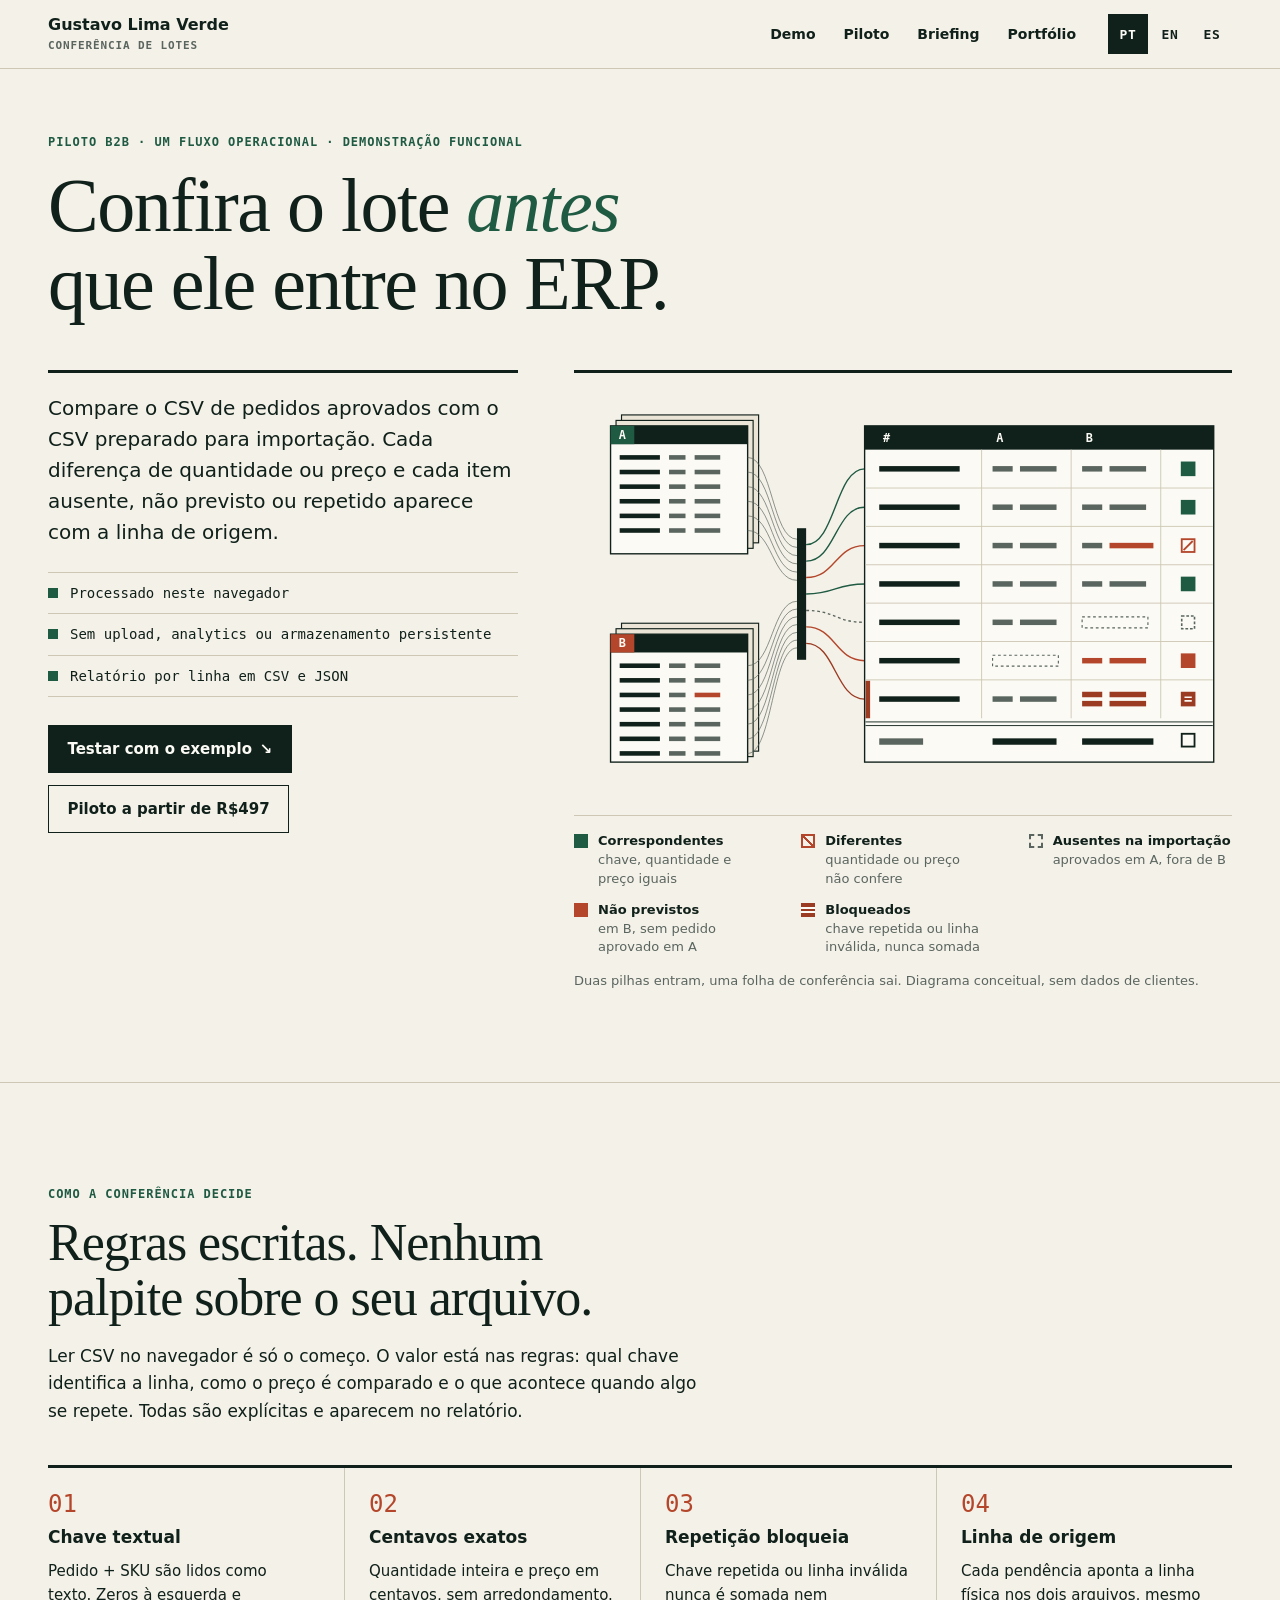
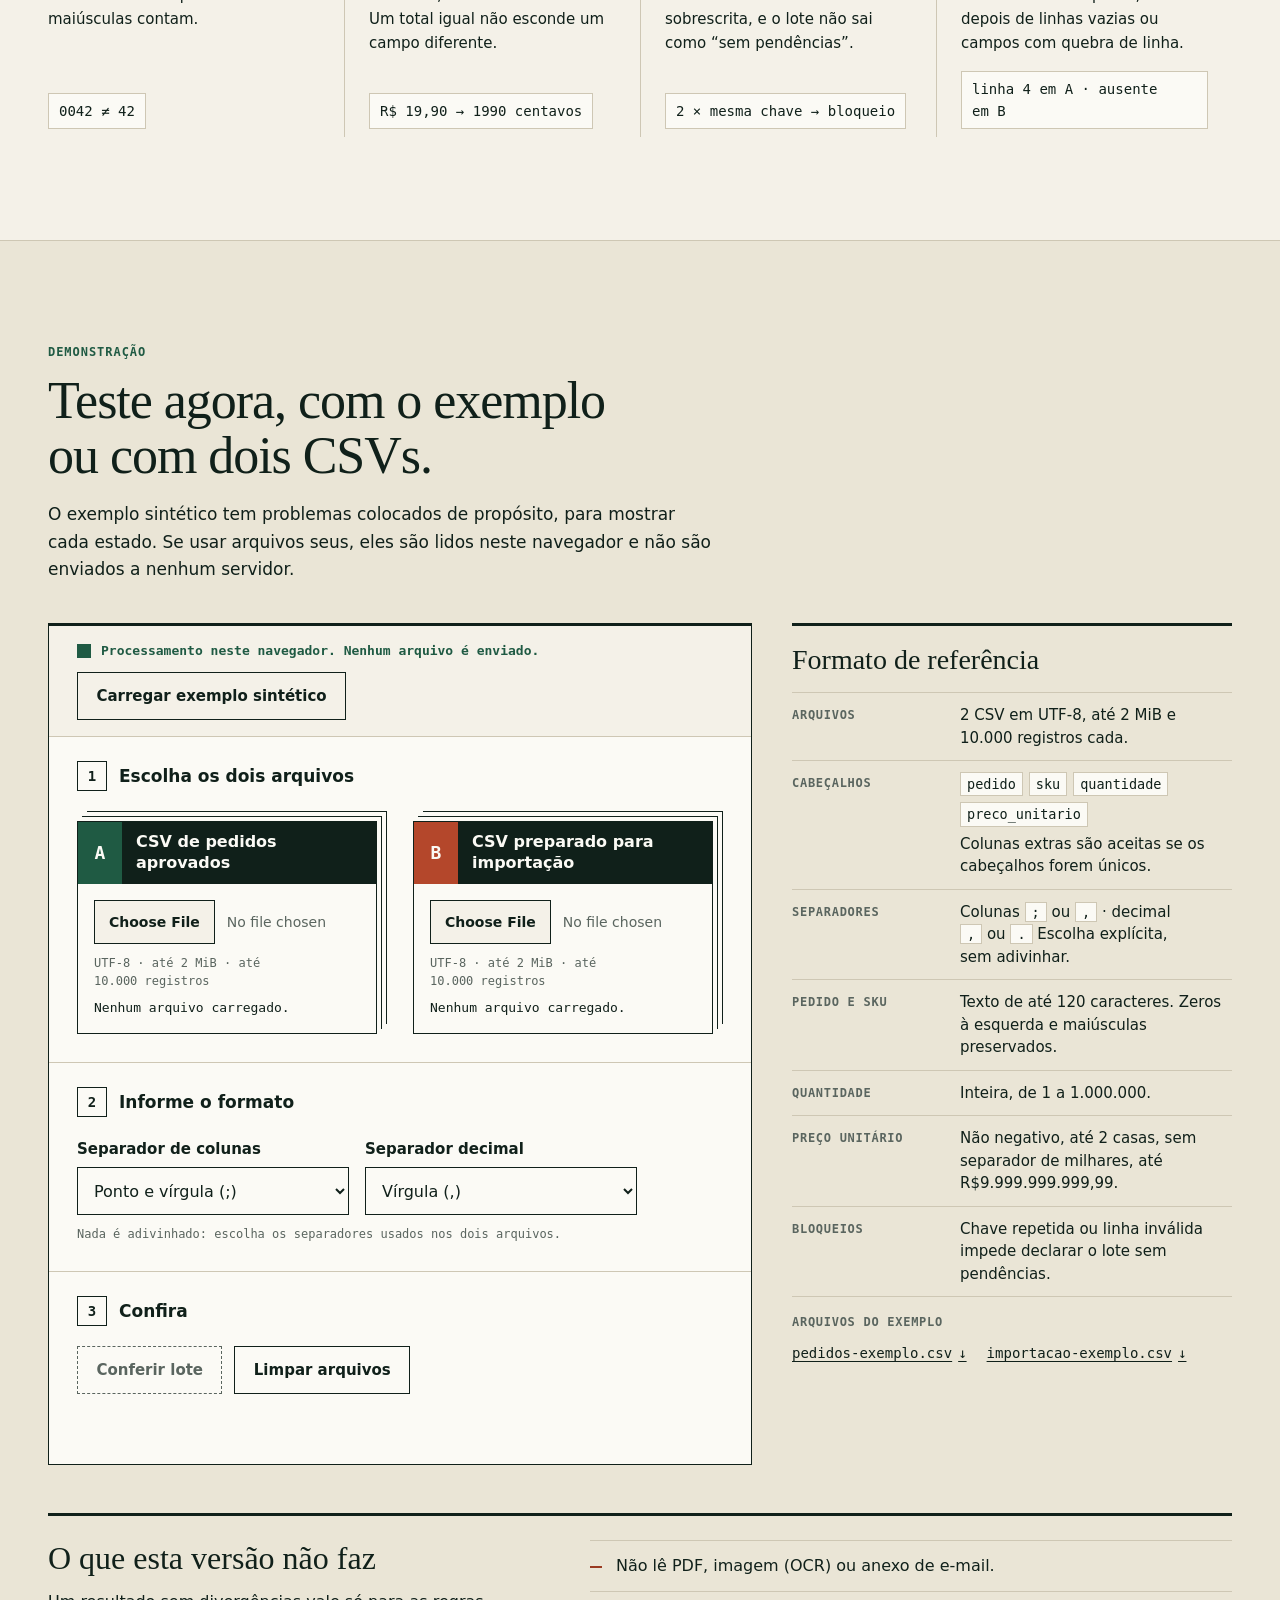
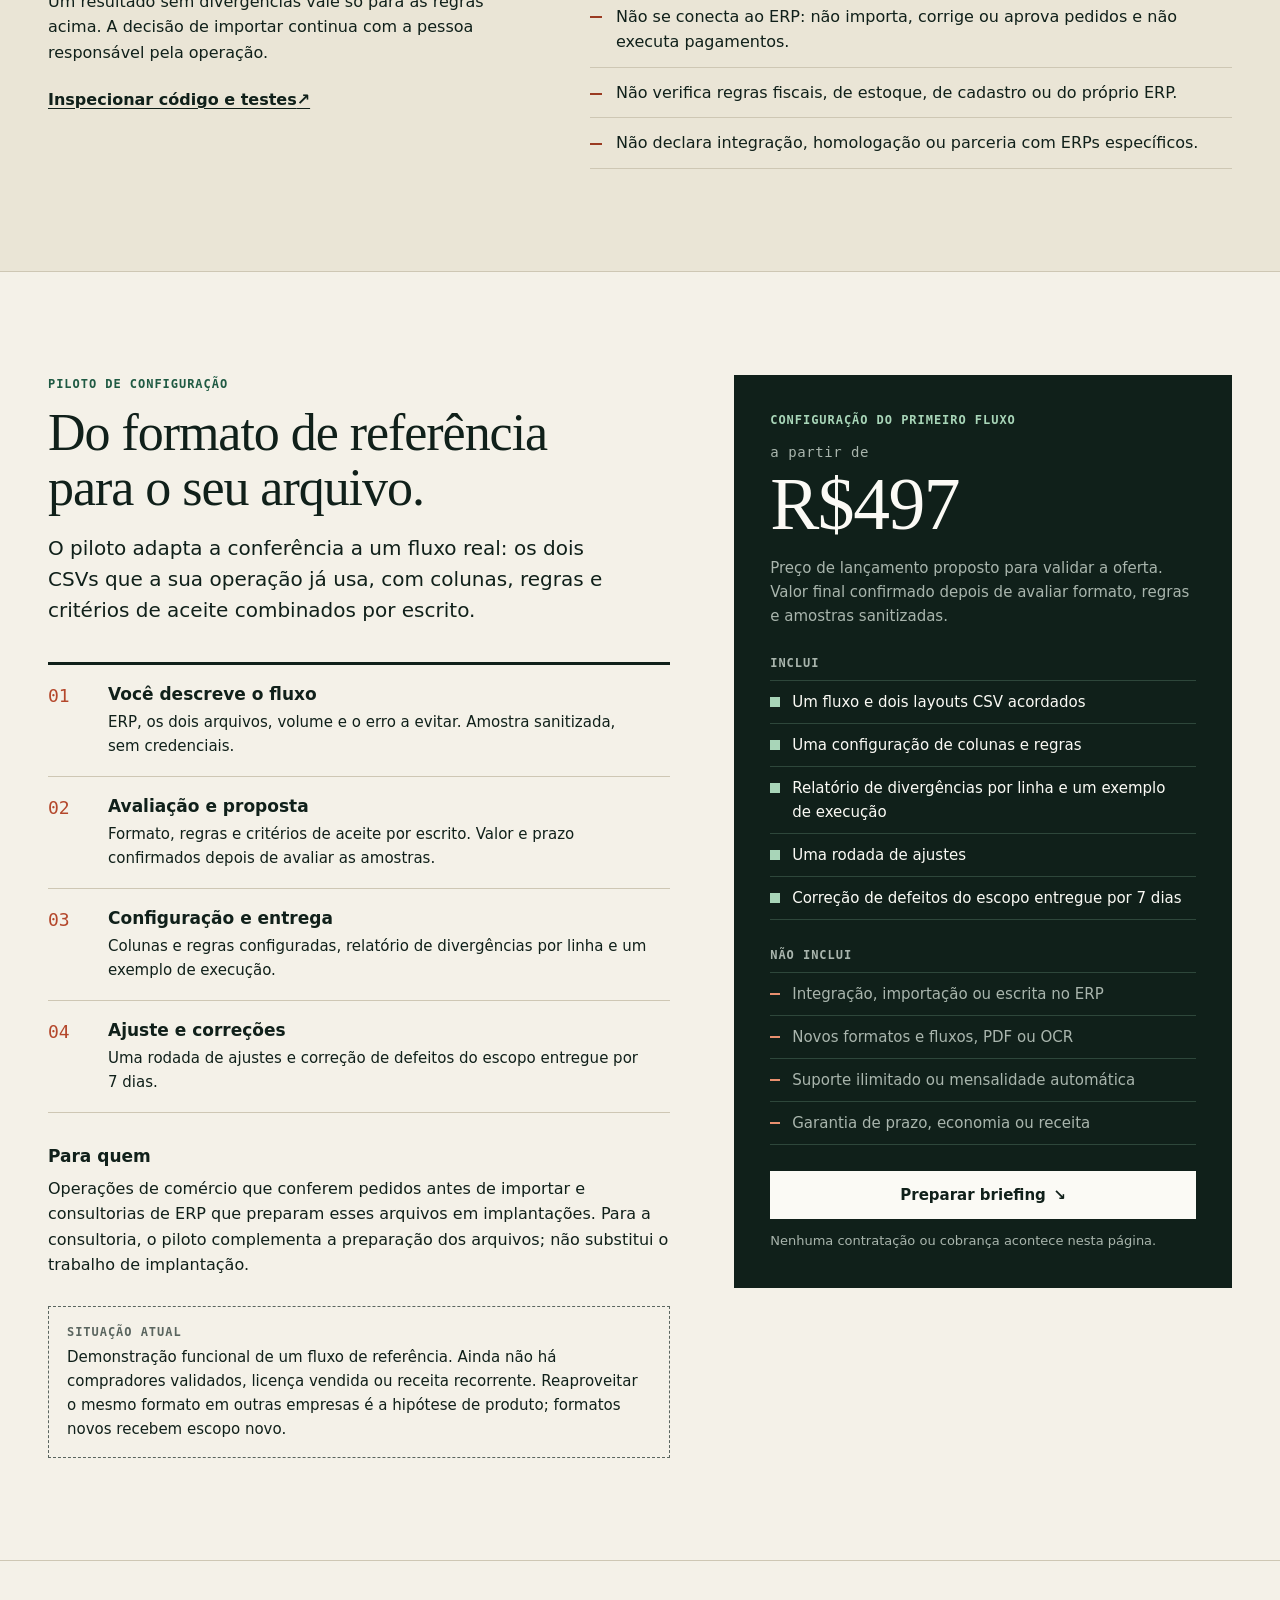
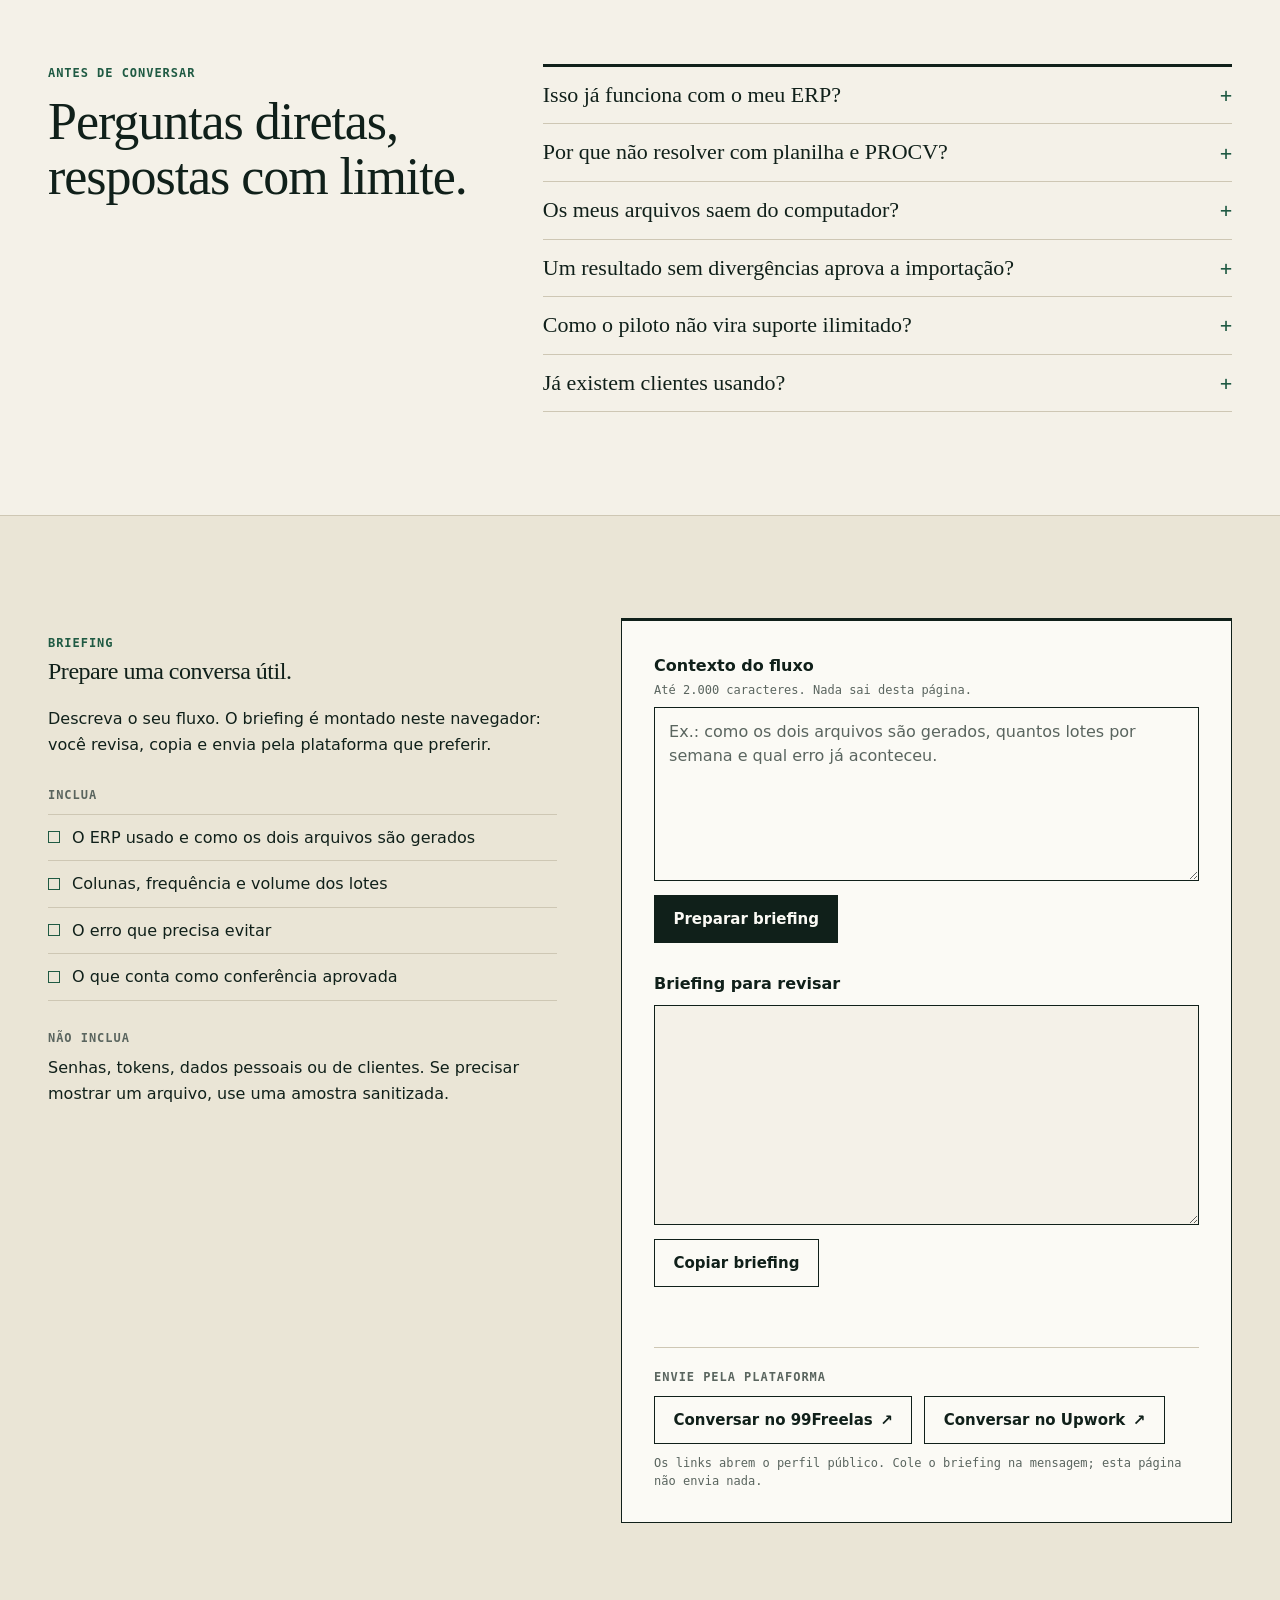
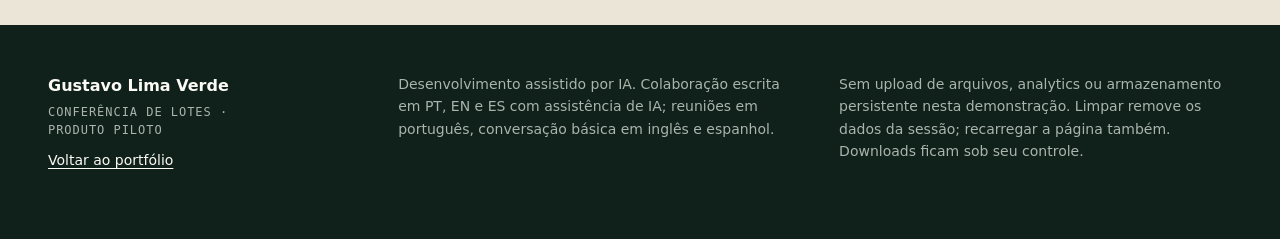
<file: b2b/site/index.html>
<!doctype html>
<html lang="pt-BR">
<head>
<meta charset="utf-8">
<meta name="viewport" content="width=device-width, initial-scale=1">
<title>Conferência de Lotes | Confira antes de importar no ERP</title>
<meta name="description" content="Compare o CSV de pedidos aprovados com o CSV preparado para importar no ERP. Diferenças por pedido e SKU, com a linha de origem de cada pendência, processadas no navegador.">
<meta name="color-scheme" content="light">
<link rel="icon" href="../favicon.svg">
<link rel="stylesheet" href="styles.css?v=b380e5b20248">
</head>
<body>
<a class="skip" href="#demo">Ir para a demonstração</a>
<header class="site-header">
<div class="wrap header-row">
<a class="brand" href="../pt.html">Gustavo Lima Verde<span>Conferência de Lotes</span></a>
<nav class="nav-pages" aria-label="Nesta página"><a href="#demo">Demo</a><a href="#pilot">Piloto</a><a href="#brief">Briefing</a><a href="../pt.html">Portfólio</a></nav>
<nav class="nav-langs" aria-label="Idioma"><a href="index.html" lang="pt-BR" hreflang="pt-BR" title="Português" aria-current="page">PT</a><a href="en.html" lang="en" hreflang="en" title="English">EN</a><a href="es.html" lang="es" hreflang="es" title="Español">ES</a></nav>
</div>
</header>

<main>
<section class="hero" aria-labelledby="hero-title">
<div class="wrap">
<p class="eyebrow">Piloto B2B <span aria-hidden="true">·</span> um fluxo operacional <span aria-hidden="true">·</span> demonstração funcional</p>
<h1 id="hero-title">Confira o lote <em>antes</em> que ele entre no ERP.</h1>
<div class="hero-grid">
<div class="hero-copy">
<p class="lead">Compare o CSV de pedidos aprovados com o CSV preparado para importação. Cada diferença de quantidade ou preço e cada item ausente, não previsto ou repetido aparece com a linha de origem.</p>
<ul class="facts">
<li>Processado neste navegador</li>
<li>Sem upload, analytics ou armazenamento persistente</li>
<li>Relatório por linha em CSV e JSON</li>
</ul>
<div class="actions"><a class="button primary" href="#demo">Testar com o exemplo <span aria-hidden="true">&#8600;</span></a><a class="button" href="#pilot">Piloto a partir de R$497</a></div>
</div>
<figure class="hero-figure">
<img src="assets/flow.svg?v=7cdf267e70e1" width="720" height="440" alt="Diagrama: a pilha A, de pedidos aprovados, e a pilha B, preparada para o ERP, passam pela chave pedido + SKU e viram uma folha de conferência com um estado por linha.">
<ul class="legend" aria-label="Estados de cada linha no relatório">
<li><span class="mk mk-matched" aria-hidden="true"></span><span><b>Correspondentes</b> chave, quantidade e preço iguais</span></li>
<li><span class="mk mk-changed" aria-hidden="true"></span><span><b>Diferentes</b> quantidade ou preço não confere</span></li>
<li><span class="mk mk-missing" aria-hidden="true"></span><span><b>Ausentes na importação</b> aprovados em A, fora de B</span></li>
<li><span class="mk mk-unexpected" aria-hidden="true"></span><span><b>Não previstos</b> em B, sem pedido aprovado em A</span></li>
<li><span class="mk mk-blocked" aria-hidden="true"></span><span><b>Bloqueados</b> chave repetida ou linha inválida, nunca somada</span></li>
</ul>
<figcaption>Duas pilhas entram, uma folha de conferência sai. Diagrama conceitual, sem dados de clientes.</figcaption>
</figure>
</div>
</div>
</section>

<section class="rules" id="rules" aria-labelledby="rules-title">
<div class="wrap">
<div class="section-head">
<p class="eyebrow">Como a conferência decide</p>
<h2 id="rules-title">Regras escritas. Nenhum palpite sobre o seu arquivo.</h2>
<p>Ler CSV no navegador é só o começo. O valor está nas regras: qual chave identifica a linha, como o preço é comparado e o que acontece quando algo se repete. Todas são explícitas e aparecem no relatório.</p>
</div>
<ol class="rule-list">
<li><h3>Chave textual</h3><p>Pedido + SKU são lidos como texto. Zeros à esquerda e maiúsculas contam.</p><p class="specimen"><code>0042 ≠ 42</code></p></li>
<li><h3>Centavos exatos</h3><p>Quantidade inteira e preço em centavos, sem arredondamento. Um total igual não esconde um campo diferente.</p><p class="specimen"><code>R$ 19,90 → 1990 centavos</code></p></li>
<li><h3>Repetição bloqueia</h3><p>Chave repetida ou linha inválida nunca é somada nem sobrescrita, e o lote não sai como “sem pendências”.</p><p class="specimen"><code>2 × mesma chave → bloqueio</code></p></li>
<li><h3>Linha de origem</h3><p>Cada pendência aponta a linha física nos dois arquivos, mesmo depois de linhas vazias ou campos com quebra de linha.</p><p class="specimen"><code>linha 4 em A · ausente em B</code></p></li>
</ol>
</div>
</section>

<section id="demo" class="demo" aria-labelledby="demo-title">
<div class="wrap">
<div class="section-head">
<p class="eyebrow">Demonstração</p>
<h2 id="demo-title">Teste agora, com o exemplo ou com dois CSVs.</h2>
<p>O exemplo sintético tem problemas colocados de propósito, para mostrar cada estado. Se usar arquivos seus, eles são lidos neste navegador e não são enviados a nenhum servidor.</p>
</div>
<div class="bench-grid">
<div class="bench">
<div class="bench-top">
<p class="local-note"><span class="mk mk-matched" aria-hidden="true"></span>Processamento neste navegador. Nenhum arquivo é enviado.</p>
<button type="button" id="demo-btn">Carregar exemplo sintético</button>
</div>
<ol class="steps">
<li class="step">
<h3>Escolha os dois arquivos</h3>
<div class="file-grid">
<div class="file-box file-a">
<label for="expected-file"><span class="tag">A</span><span>CSV de pedidos aprovados</span></label>
<div class="file-body">
<input id="expected-file" type="file" accept=".csv,text/csv" aria-describedby="expected-hint">
<p class="hint" id="expected-hint">UTF-8 · até 2 MiB · até 10.000 registros</p>
<p id="expected-status" class="file-status" aria-live="polite"></p>
</div>
</div>
<div class="file-box file-b">
<label for="actual-file"><span class="tag">B</span><span>CSV preparado para importação</span></label>
<div class="file-body">
<input id="actual-file" type="file" accept=".csv,text/csv" aria-describedby="actual-hint">
<p class="hint" id="actual-hint">UTF-8 · até 2 MiB · até 10.000 registros</p>
<p id="actual-status" class="file-status" aria-live="polite"></p>
</div>
</div>
</div>
</li>
<li class="step">
<h3>Informe o formato</h3>
<div class="options">
<div class="field"><label for="delimiter">Separador de colunas</label><select id="delimiter"><option value=";">Ponto e vírgula (;)</option><option value=",">Vírgula (,)</option></select></div>
<div class="field"><label for="decimal">Separador decimal</label><select id="decimal"><option value=",">Vírgula (,)</option><option value=".">Ponto (.)</option></select></div>
</div>
<p class="hint">Nada é adivinhado: escolha os separadores usados nos dois arquivos.</p>
</li>
<li class="step">
<h3>Confira</h3>
<div class="actions"><button type="button" class="primary" id="compare-btn" disabled>Conferir lote</button><button type="button" id="clear-btn">Limpar arquivos</button></div>
<p id="run-status" aria-live="polite"></p>
<div id="errors-output" role="alert"></div>
</li>
</ol>
</div>
<aside class="spec" aria-labelledby="spec-title">
<h3 id="spec-title">Formato de referência</h3>
<dl>
<div><dt>Arquivos</dt><dd>2 CSV em UTF-8, até 2 MiB e 10.000 registros cada.</dd></div>
<div><dt>Cabeçalhos</dt><dd><span class="chips"><code>pedido</code> <code>sku</code> <code>quantidade</code> <code>preco_unitario</code></span>Colunas extras são aceitas se os cabeçalhos forem únicos.</dd></div>
<div><dt>Separadores</dt><dd>Colunas <code>;</code> ou <code>,</code> · decimal <code>,</code> ou <code>.</code> Escolha explícita, sem adivinhar.</dd></div>
<div><dt>Pedido e SKU</dt><dd>Texto de até 120 caracteres. Zeros à esquerda e maiúsculas preservados.</dd></div>
<div><dt>Quantidade</dt><dd>Inteira, de 1 a 1.000.000.</dd></div>
<div><dt>Preço unitário</dt><dd>Não negativo, até 2 casas, sem separador de milhares, até R$9.999.999.999,99.</dd></div>
<div><dt>Bloqueios</dt><dd>Chave repetida ou linha inválida impede declarar o lote sem pendências.</dd></div>
</dl>
<p class="samples"><span>Arquivos do exemplo</span><a href="examples/pedidos-exemplo.csv?v=1f6373cab3e9" download>pedidos-exemplo.csv <span aria-hidden="true">&#8595;</span></a><a href="examples/importacao-exemplo.csv?v=7b88835e3aa6" download>importacao-exemplo.csv <span aria-hidden="true">&#8595;</span></a></p>
</aside>
</div>

<section id="results-section" hidden aria-labelledby="results-title">
<div class="results-head"><h3 id="results-title">Resultado da conferência</h3><p>Calculado neste navegador a partir dos dois arquivos carregados.</p></div>
<div id="summary-output"></div>
<div id="report-output"></div>
<div class="actions export-row"><button type="button" id="export-csv-btn" disabled>Baixar relatório CSV</button><button type="button" id="export-json-btn" disabled>Baixar relatório JSON</button></div>
<p class="hint">O download só acontece quando você clica. O CSV neutraliza conteúdos que poderiam virar fórmula; o JSON registra o SHA-256 dos dois arquivos.</p>
</section>

<div class="bounds">
<div class="bounds-copy">
<h3>O que esta versão não faz</h3>
<p>Um resultado sem divergências vale só para as regras acima. A decisão de importar continua com a pessoa responsável pela operação.</p>
<p><a href="https://github.com/GustavoPMLV/freelance-software-evidence/tree/main/b2b">Inspecionar código e testes <span aria-hidden="true">&#8599;</span></a></p>
</div>
<ul>
<li>Não lê PDF, imagem (OCR) ou anexo de e-mail.</li>
<li>Não se conecta ao ERP: não importa, corrige ou aprova pedidos e não executa pagamentos.</li>
<li>Não verifica regras fiscais, de estoque, de cadastro ou do próprio ERP.</li>
<li>Não declara integração, homologação ou parceria com ERPs específicos.</li>
</ul>
</div>
<noscript><p class="noscript">A conferência precisa de JavaScript para ler os arquivos neste navegador. Nenhum arquivo é enviado.</p></noscript>
</div>
</section>

<section id="pilot" class="pilot" aria-labelledby="pilot-title">
<div class="wrap pilot-grid">
<div class="pilot-main">
<p class="eyebrow">Piloto de configuração</p>
<h2 id="pilot-title">Do formato de referência para o seu arquivo.</h2>
<p class="lead">O piloto adapta a conferência a um fluxo real: os dois CSVs que a sua operação já usa, com colunas, regras e critérios de aceite combinados por escrito.</p>
<ol class="process">
<li><h3>Você descreve o fluxo</h3><p>ERP, os dois arquivos, volume e o erro a evitar. Amostra sanitizada, sem credenciais.</p></li>
<li><h3>Avaliação e proposta</h3><p>Formato, regras e critérios de aceite por escrito. Valor e prazo confirmados depois de avaliar as amostras.</p></li>
<li><h3>Configuração e entrega</h3><p>Colunas e regras configuradas, relatório de divergências por linha e um exemplo de execução.</p></li>
<li><h3>Ajuste e correções</h3><p>Uma rodada de ajustes e correção de defeitos do escopo entregue por 7 dias.</p></li>
</ol>
<div class="who">
<h3>Para quem</h3>
<p>Operações de comércio que conferem pedidos antes de importar e consultorias de ERP que preparam esses arquivos em implantações. Para a consultoria, o piloto complementa a preparação dos arquivos; não substitui o trabalho de implantação.</p>
</div>
<p class="status-note"><strong>Situação atual</strong>Demonstração funcional de um fluxo de referência. Ainda não há compradores validados, licença vendida ou receita recorrente. Reaproveitar o mesmo formato em outras empresas é a hipótese de produto; formatos novos recebem escopo novo.</p>
</div>
<aside class="offer" aria-labelledby="offer-title">
<p class="eyebrow" id="offer-title">Configuração do primeiro fluxo</p>
<p class="price"><span>a partir de</span>R$497</p>
<p class="price-note">Preço de lançamento proposto para validar a oferta. Valor final confirmado depois de avaliar formato, regras e amostras sanitizadas.</p>
<h3>Inclui</h3>
<ul class="offer-in">
<li>Um fluxo e dois layouts CSV acordados</li>
<li>Uma configuração de colunas e regras</li>
<li>Relatório de divergências por linha e um exemplo de execução</li>
<li>Uma rodada de ajustes</li>
<li>Correção de defeitos do escopo entregue por 7 dias</li>
</ul>
<h3>Não inclui</h3>
<ul class="offer-out">
<li>Integração, importação ou escrita no ERP</li>
<li>Novos formatos e fluxos, PDF ou OCR</li>
<li>Suporte ilimitado ou mensalidade automática</li>
<li>Garantia de prazo, economia ou receita</li>
</ul>
<a class="button primary" href="#brief">Preparar briefing <span aria-hidden="true">&#8600;</span></a>
<p class="fine">Nenhuma contratação ou cobrança acontece nesta página.</p>
</aside>
</div>
</section>

<section id="faq" class="faq" aria-labelledby="faq-title">
<div class="wrap faq-grid">
<div class="section-head">
<p class="eyebrow">Antes de conversar</p>
<h2 id="faq-title">Perguntas diretas, respostas com limite.</h2>
</div>
<div class="faq-list">
<details><summary>Isso já funciona com o meu ERP?</summary><p>A demonstração compara o formato de referência descrito acima. O seu layout precisa ser avaliado no piloto. Não há integração, homologação ou parceria declarada com ERPs específicos.</p></details>
<details><summary>Por que não resolver com planilha e PROCV?</summary><p>Para uma conferência pontual, pode bastar. O piloto entrega regras escritas para o seu formato: chave composta, centavos exatos, repetições bloqueadas em vez de somadas e um relatório por linha que outra pessoa consegue reconferir.</p></details>
<details><summary>Os meus arquivos saem do computador?</summary><p>Na demonstração, não. A leitura e a conferência acontecem neste navegador, sem upload, analytics ou armazenamento persistente. Para avaliar um piloto, use apenas amostras sanitizadas, sem credenciais nem dados pessoais.</p></details>
<details><summary>Um resultado sem divergências aprova a importação?</summary><p>Não. Ele informa só as regras conferidas. Regras fiscais, de estoque, de cadastro e do ERP podem exigir verificações adicionais pela pessoa responsável.</p></details>
<details><summary>Como o piloto não vira suporte ilimitado?</summary><p>A proposta registra layouts, regras, critérios de aceite e o limite de uma rodada de ajustes. Mudanças de formato, integrações e novos fluxos recebem orçamento separado.</p></details>
<details><summary>Já existem clientes usando?</summary><p>Ainda não. Esta é uma demonstração funcional, sem compradores validados. Os primeiros pilotos servem para confirmar se o problema se repete e se a configuração vale o preço.</p></details>
</div>
</div>
</section>

<section id="brief" class="brief" aria-labelledby="brief-title">
<div class="wrap brief-grid">
<div class="brief-intro">
<p class="eyebrow">Briefing</p>
<h2 id="brief-title">Prepare uma conversa útil.</h2>
<p>Descreva o seu fluxo. O briefing é montado neste navegador: você revisa, copia e envia pela plataforma que preferir.</p>
<h3>Inclua</h3>
<ul class="checklist">
<li>O ERP usado e como os dois arquivos são gerados</li>
<li>Colunas, frequência e volume dos lotes</li>
<li>O erro que precisa evitar</li>
<li>O que conta como conferência aprovada</li>
</ul>
<h3>Não inclua</h3>
<p>Senhas, tokens, dados pessoais ou de clientes. Se precisar mostrar um arquivo, use uma amostra sanitizada.</p>
</div>
<div class="brief-form">
<label for="brief-note">Contexto do fluxo</label>
<p class="hint" id="brief-note-hint">Até 2.000 caracteres. Nada sai desta página.</p>
<textarea id="brief-note" maxlength="2000" rows="6" aria-describedby="brief-note-hint" placeholder="Ex.: como os dois arquivos são gerados, quantos lotes por semana e qual erro já aconteceu."></textarea>
<button type="button" class="primary" id="brief-btn">Preparar briefing</button>
<label for="brief-output">Briefing para revisar</label>
<textarea id="brief-output" readonly rows="9"></textarea>
<div class="actions"><button type="button" id="copy-brief-btn">Copiar briefing</button></div>
<p id="brief-status" aria-live="polite"></p>
<div class="contact">
<p class="contact-title">Envie pela plataforma</p>
<div class="actions"><a class="button" href="https://www.99freelas.com.br/user/gustavo-1790992697889">Conversar no 99Freelas <span aria-hidden="true">&#8599;</span></a><a class="button" href="https://www.upwork.com/freelancers/~0153456be778467e4e">Conversar no Upwork <span aria-hidden="true">&#8599;</span></a></div>
<p class="hint">Os links abrem o perfil público. Cole o briefing na mensagem; esta página não envia nada.</p>
</div>
</div>
</div>
</section>
</main>

<footer class="site-footer">
<div class="wrap footer-grid">
<div>
<p class="footer-brand">Gustavo Lima Verde<span>Conferência de Lotes · produto piloto</span></p>
<p><a href="../pt.html">Voltar ao portfólio</a></p>
</div>
<p>Desenvolvimento assistido por IA. Colaboração escrita em PT, EN e ES com assistência de IA; reuniões em português, conversação básica em inglês e espanhol.</p>
<p>Sem upload de arquivos, analytics ou armazenamento persistente nesta demonstração. Limpar remove os dados da sessão; recarregar a página também. Downloads ficam sob seu controle.</p>
</div>
</footer>
<script src="engine.js?v=9c5bf84ee2cb"></script><script src="app.js?v=f72cba36847b"></script>
</body>
</html>
</file>
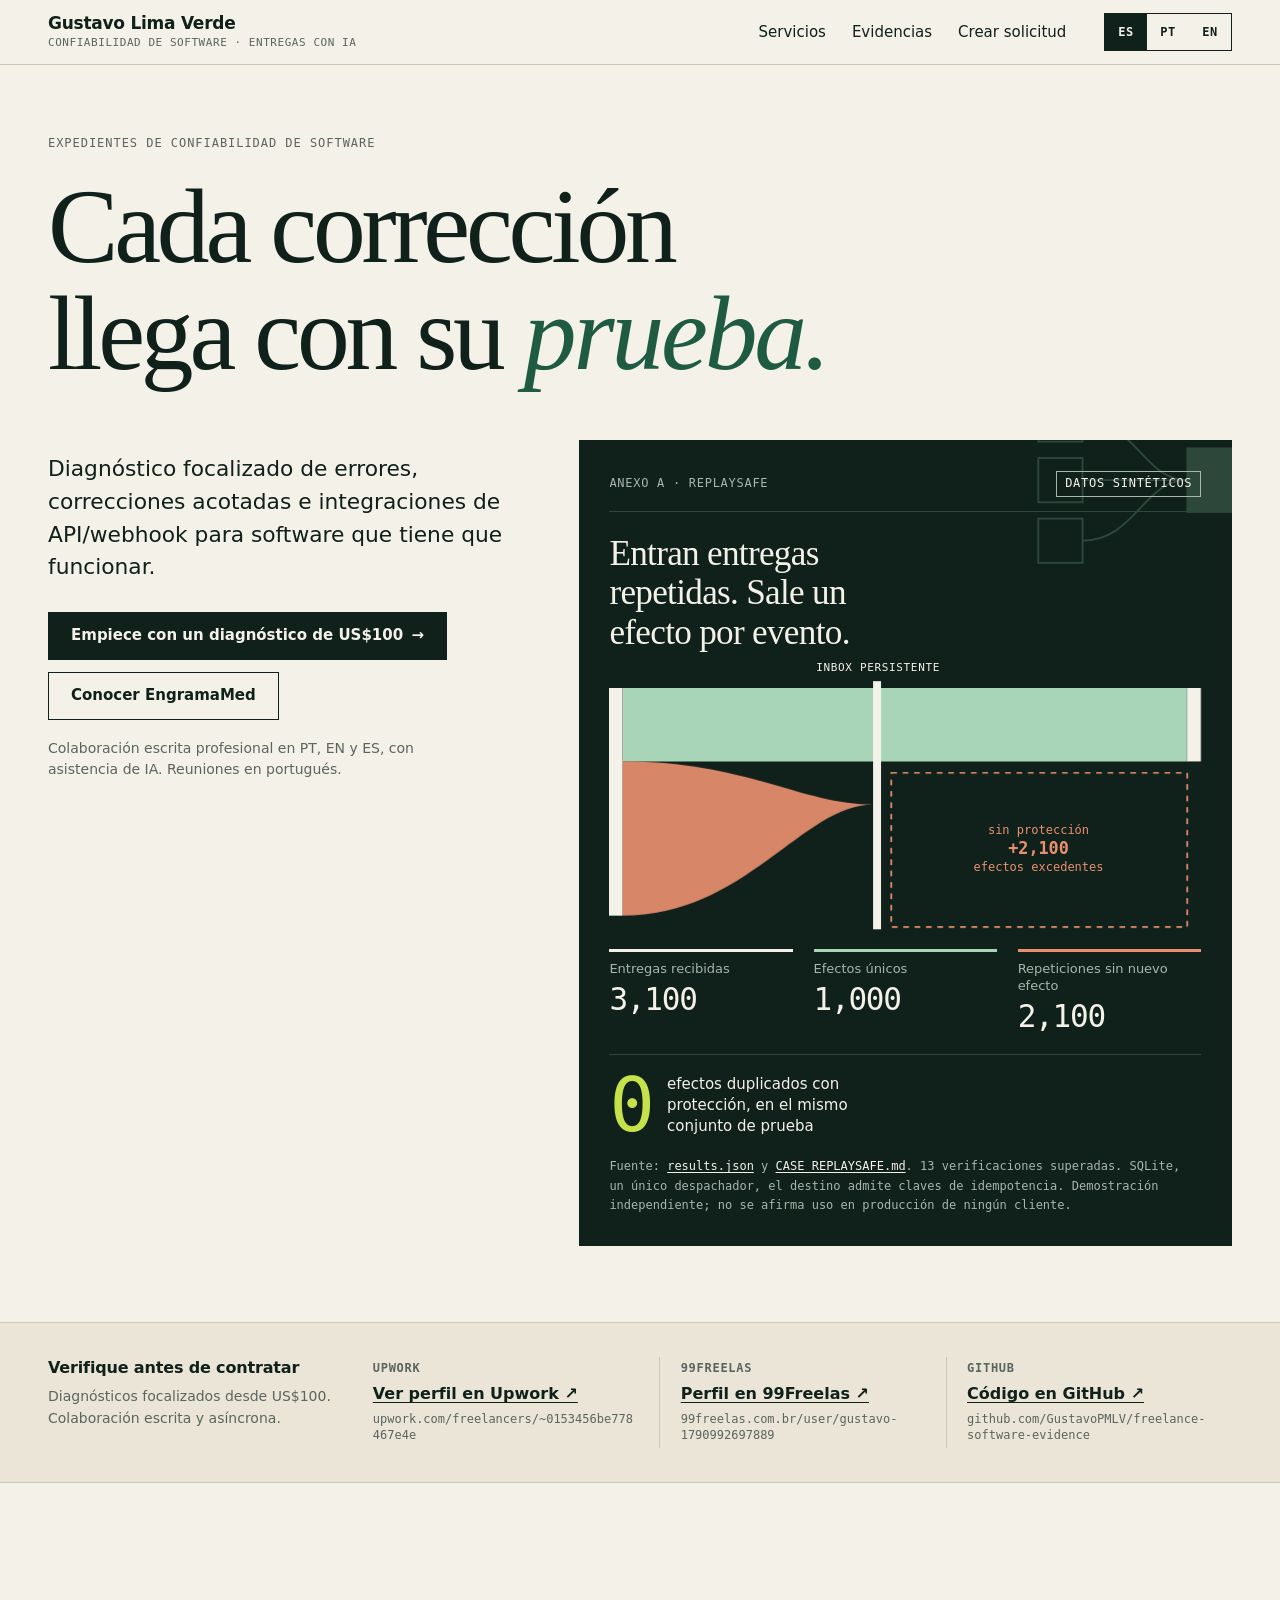
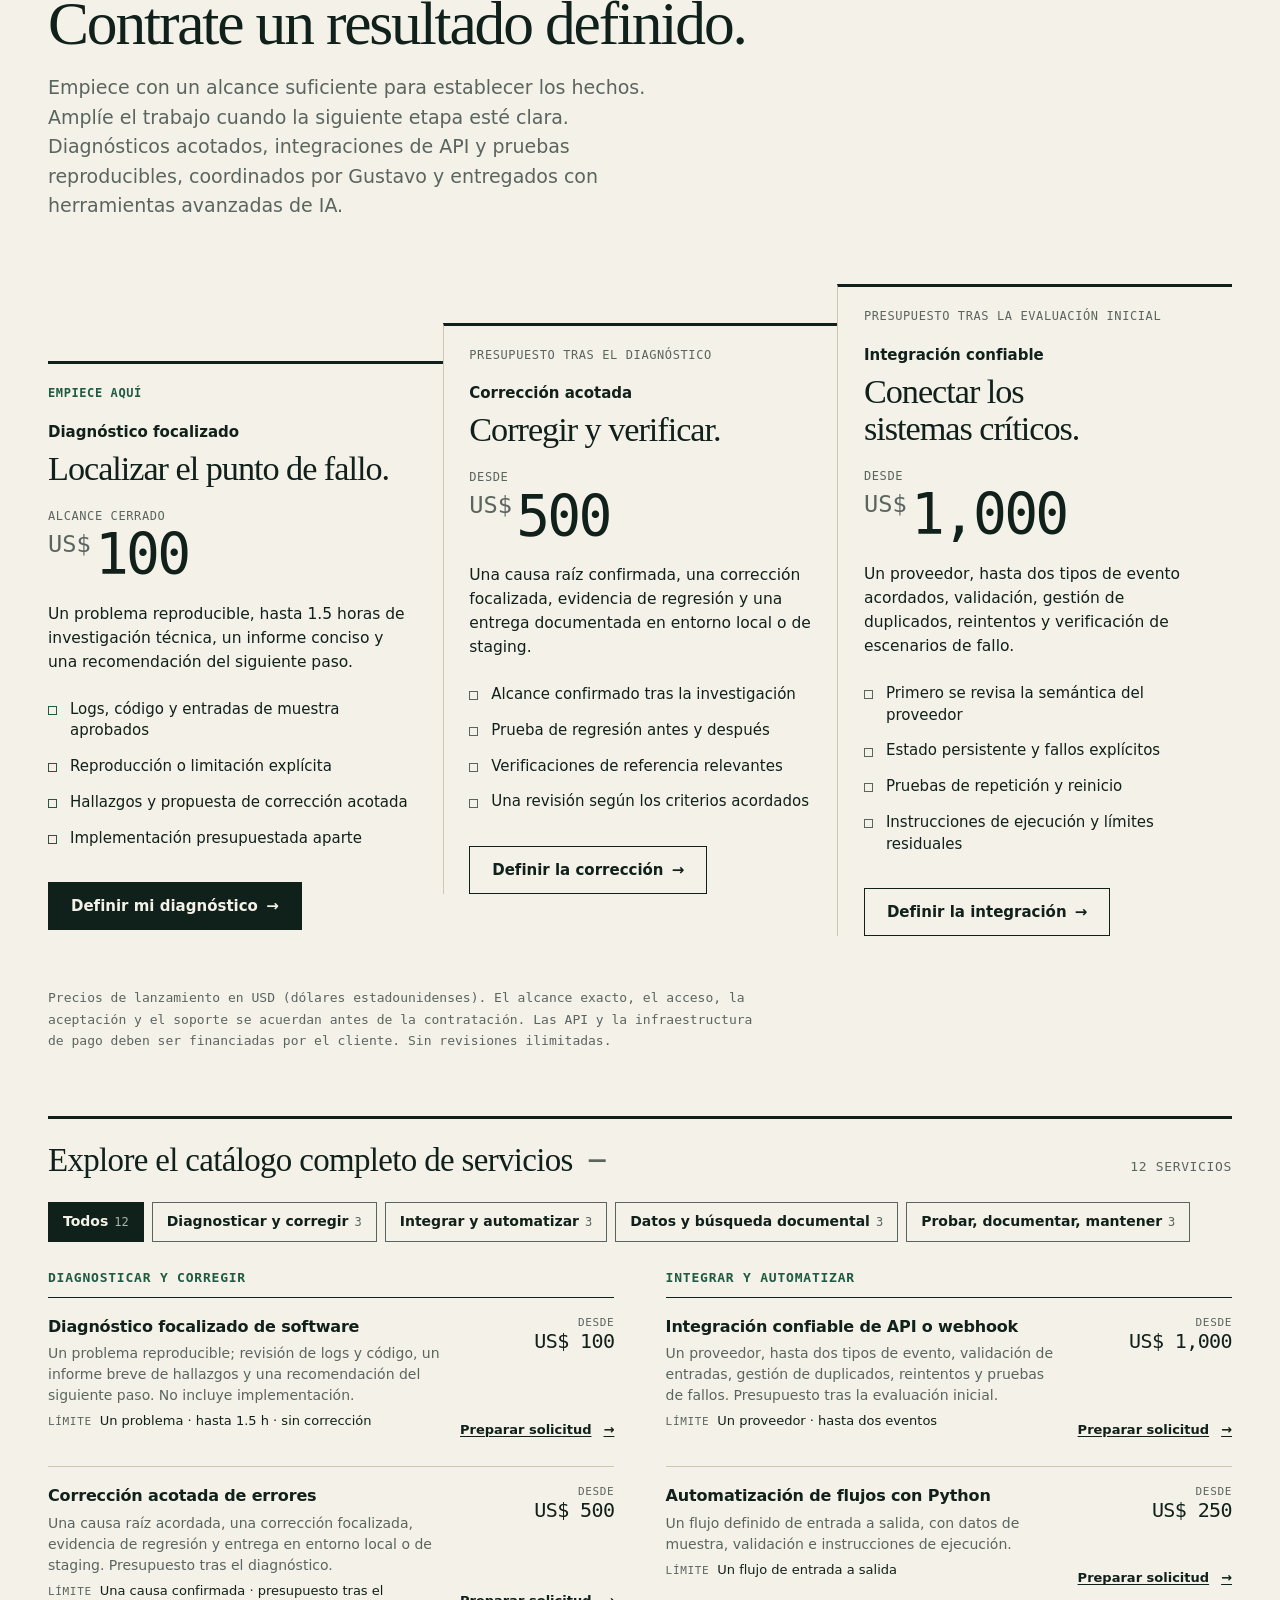
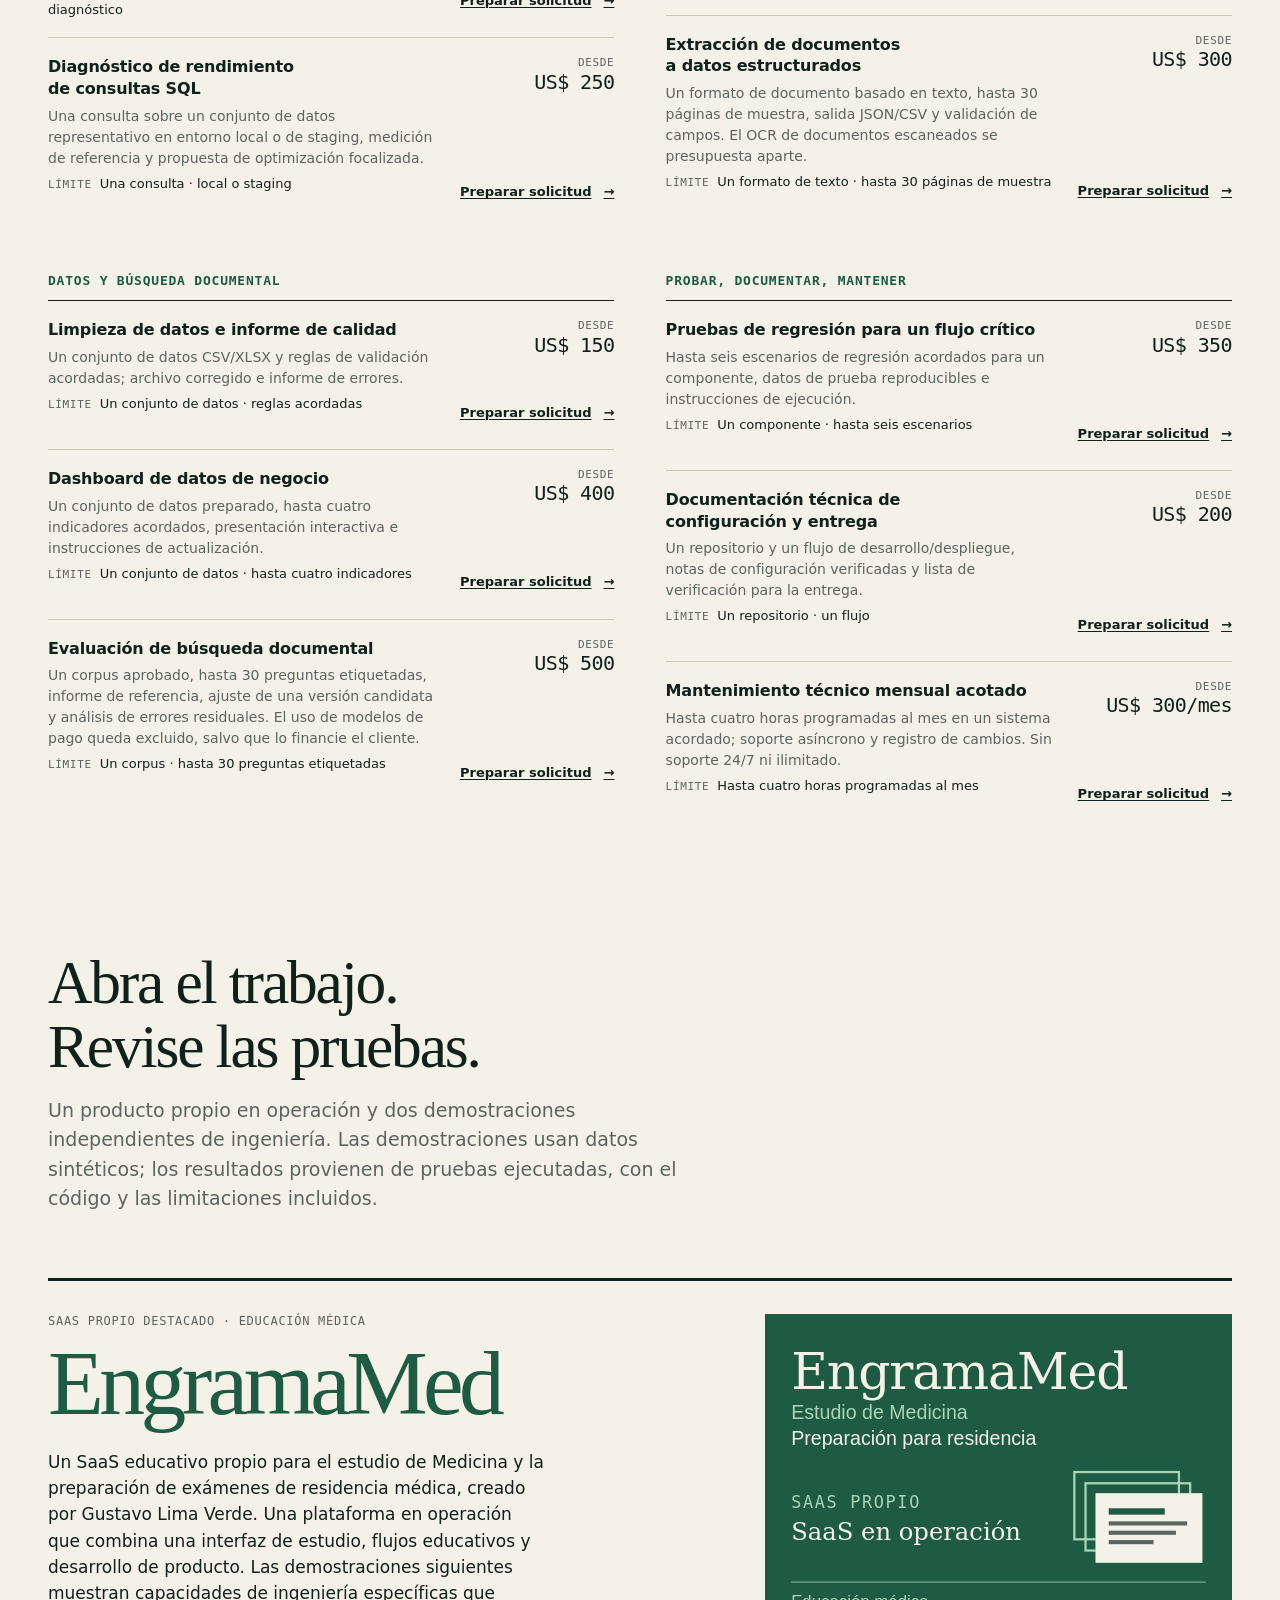
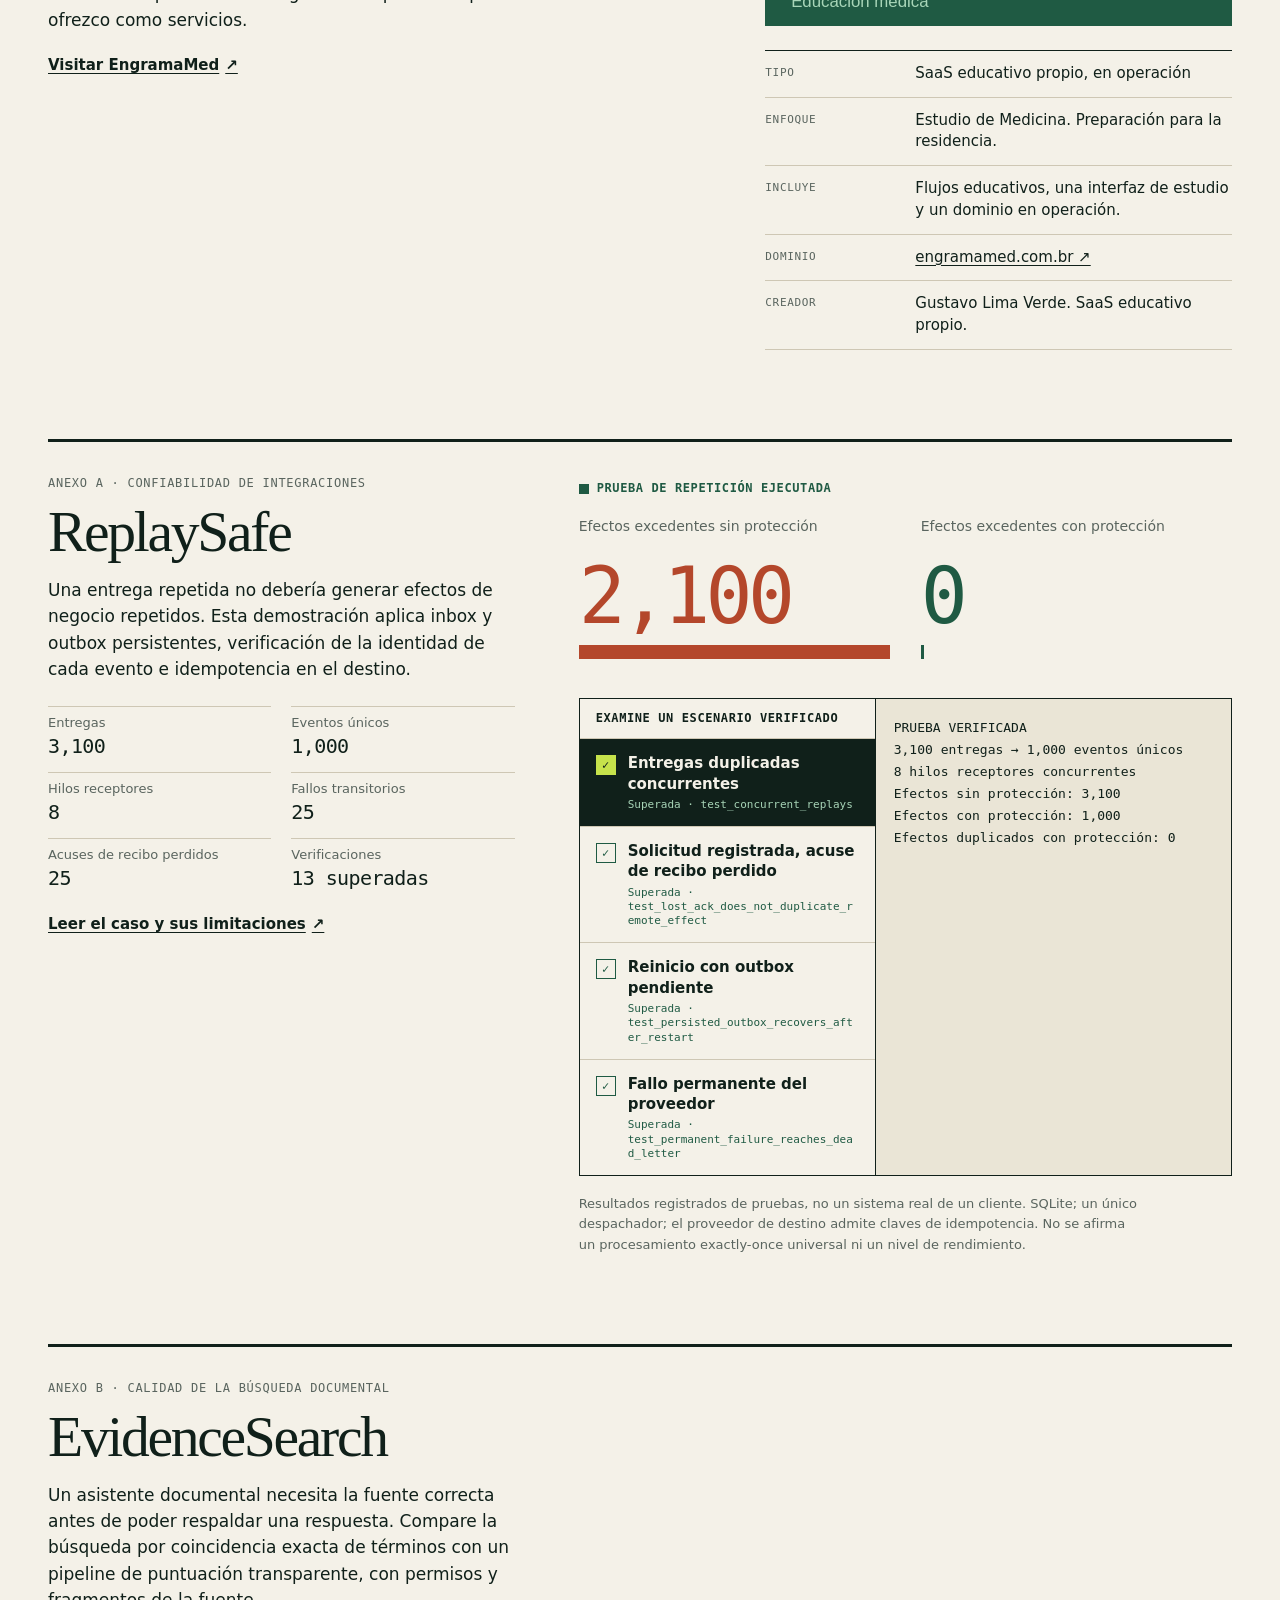
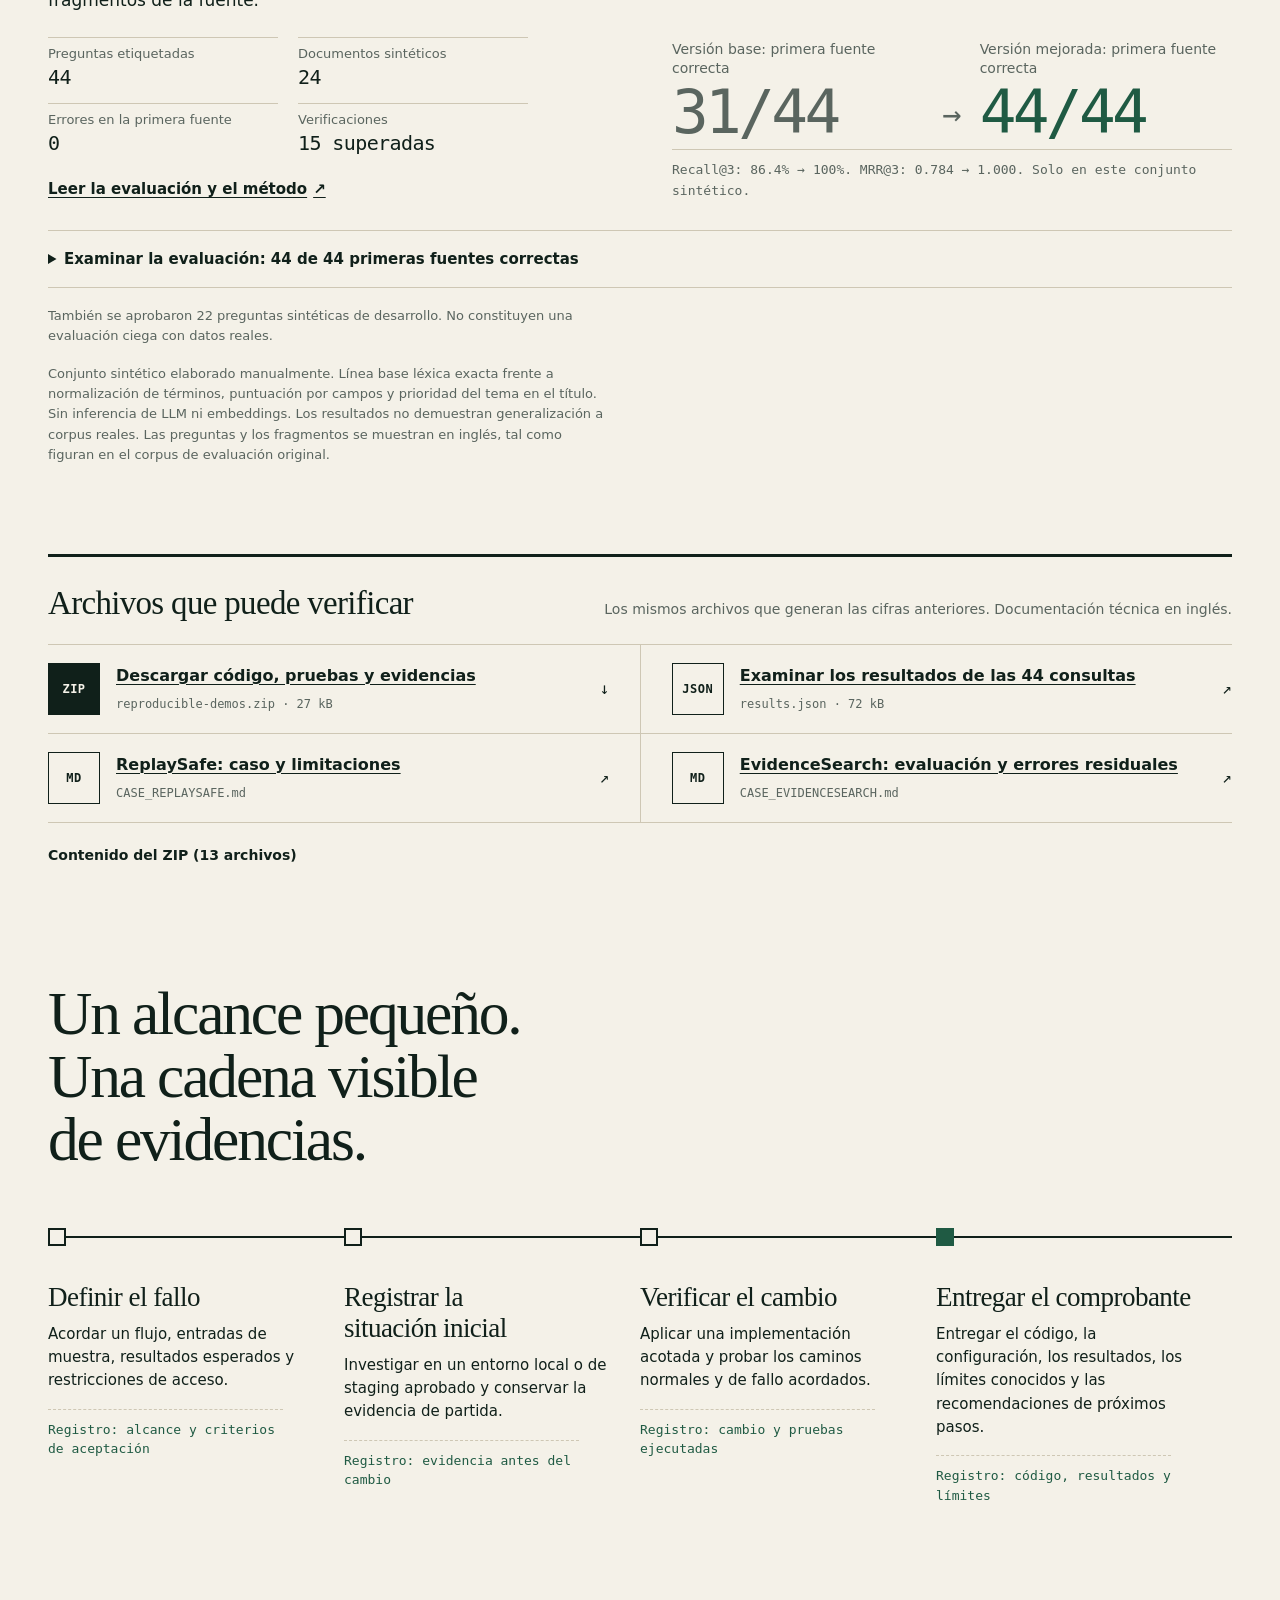
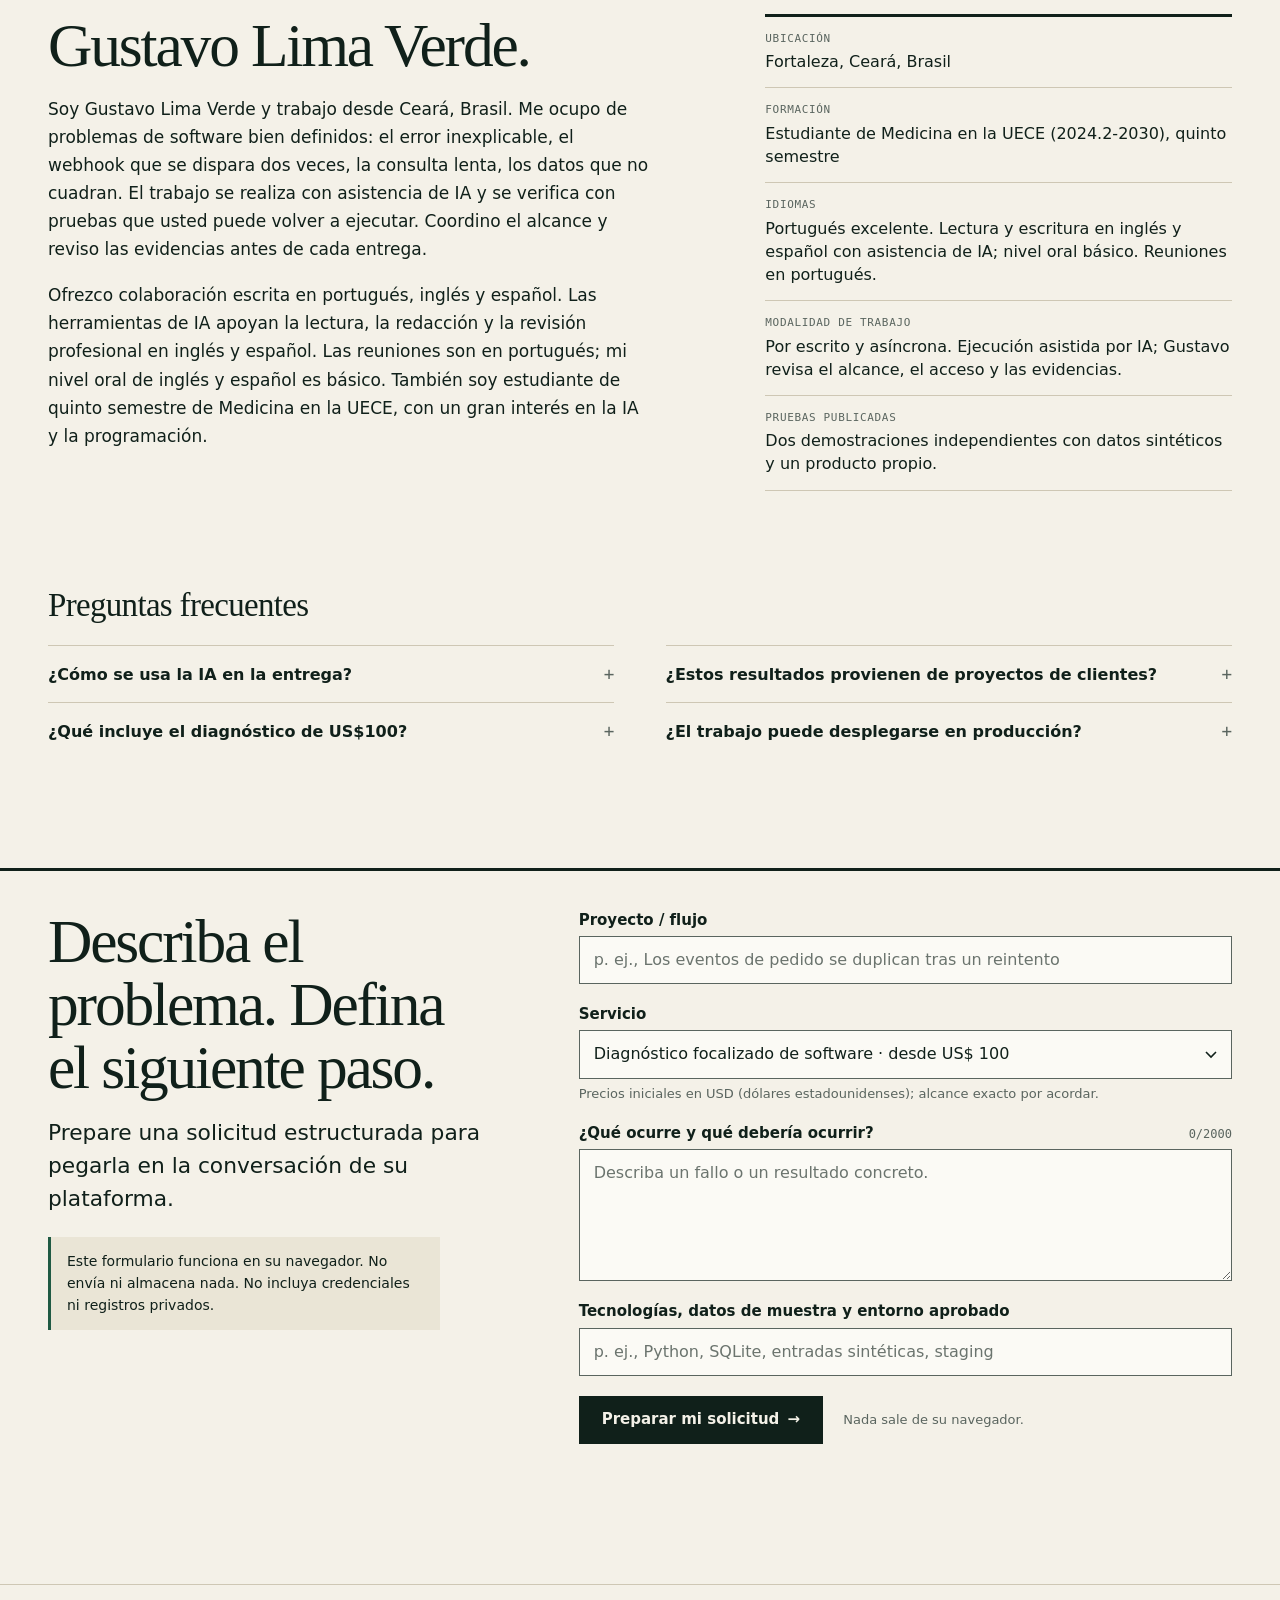
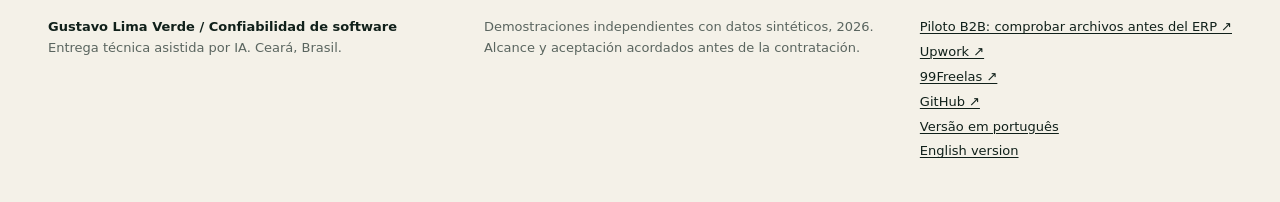
<file: portfolio/es.html>
<!doctype html>
<html lang="es">
<head>
<meta charset="utf-8">
<meta name="viewport" content="width=device-width, initial-scale=1">
<title>Gustavo Lima Verde | Cada corrección llega con su prueba</title>
<link rel="alternate" hreflang="pt-BR" href="https://gustavo-lima-verde-software.gustavo-pmlv6.chatgpt.site/pt.html">
<link rel="alternate" hreflang="en" href="https://gustavo-lima-verde-software.gustavo-pmlv6.chatgpt.site/index.html">
<link rel="alternate" hreflang="es" href="https://gustavo-lima-verde-software.gustavo-pmlv6.chatgpt.site/es.html">
<link rel="alternate" hreflang="x-default" href="https://gustavo-lima-verde-software.gustavo-pmlv6.chatgpt.site/index.html">
<meta name="description" content="Diagnóstico focalizado de errores, correcciones acotadas e integraciones de API/webhook con pruebas reproducibles. Demostraciones independientes de ingeniería de Gustavo Lima Verde, con datos sintéticos.">
<meta name="color-scheme" content="light">
<meta name="theme-color" content="#F4F1E8">
<link rel="icon" type="image/svg+xml" href="favicon.svg?v=4c9f054212d6">
<link rel="stylesheet" href="styles.css?v=89b2566ed989">
<script>document.documentElement.classList.add('js')</script>
</head>
<body>
<a class="skip" href="#main">Saltar al contenido</a>

<header class="site-header">
  <div class="wrap bar">
    <a class="brand" href="#top">Gustavo Lima Verde<span>Confiabilidad de software · entregas con IA</span></a>
    <nav class="nav" aria-label="Navegación principal">
      <a href="#services">Servicios</a>
      <a href="#work">Evidencias</a>
      <a href="#brief">Crear solicitud</a>
    </nav>
    <p class="lang"><span aria-current="true" title="Español">ES</span><a id="language" href="pt.html" hreflang="pt-BR" lang="pt-BR" aria-label="Ler esta página em português">PT</a><a href="index.html" hreflang="en" lang="en" aria-label="Read this page in English">EN</a></p>
  </div>
</header>

<main id="main">

<section class="hero" id="top" aria-labelledby="heroTitle">
  <div class="wrap">
    <p class="eyebrow">Expedientes de confiabilidad de software</p>
    <h1 id="heroTitle">Cada corrección llega con su <em>prueba.</em></h1>
    <div class="hero-row">
      <div class="hero-copy">
        <p class="lead">Diagnóstico focalizado de errores, correcciones acotadas e integraciones de API/webhook para software que tiene que funcionar.</p>
        <div class="actions">
          <a class="btn btn-primary" href="#services">Empiece con un diagnóstico de US$100 <span class="arr" aria-hidden="true">→</span></a>
          <a class="btn" href="#engramamed">Conocer EngramaMed</a>
        </div>
        <p class="communication-note">Colaboración escrita profesional en PT, EN y ES, con asistencia de IA. Reuniones en portugués.</p>
      </div>

      <figure class="plate on-ink" id="exhibitA" aria-labelledby="plateTitle">
        <div class="plate-art" aria-hidden="true">
          <img class="plate-photo" alt="" hidden>
          <svg class="plate-mark" viewBox="0 0 260 200" focusable="false">
            <g fill="none" stroke="#2E473B" stroke-width="2">
              <rect x="18" y="14" width="46" height="46"/>
              <rect x="18" y="77" width="46" height="46"/>
              <rect x="18" y="140" width="46" height="46"/>
              <path d="M64 37C118 37 128 100 172 100M64 100H172M64 163C118 163 128 100 172 100"/>
            </g>
            <rect x="172" y="66" width="68" height="68" fill="#2E473B"/>
          </svg>
        </div>
        <div class="plate-head"><span id="plateTitle">Anexo A · ReplaySafe</span><span class="tag">Datos sintéticos</span></div>
        <p class="plate-claim">Entran entregas repetidas. Sale un efecto por evento.</p>
        <div class="flow">
          <span class="flow-gate" aria-hidden="true">inbox persistente</span>
          <div class="flow-fig">
            <svg id="flowSvg" viewBox="0 0 520 212" role="img" aria-labelledby="flowTitle">
              <title id="flowTitle">Entran 3,100 entregas. 1,000 eventos únicos llegan al proveedor. El inbox reconoce 2,100 repeticiones, que no generan ningún efecto nuevo. Sin protección, se convertirían en 2,100 efectos excedentes.</title>
              <rect class="b-src" x="0" y="0" width="12" height="200"/>
              <path class="b-unique" id="fUnique" d="M12 0H508V64.52H12Z"/>
              <rect class="b-dst" id="fDst" x="508" y="0" width="12" height="64.52"/>
              <path class="b-repeat" id="fRepeat" d="M12 64.52C120 64.52 170 102.45 232 102.45C170 102.45 120 200 12 200Z"/>
              <rect class="b-ghost" id="fGhost" x="248" y="74.52" width="260" height="135.48"/>
              <rect class="b-gate" x="232" y="-6" width="7" height="218"/>
            </svg>
            <span class="flow-ghost-label" aria-hidden="true">sin protección <b id="heroGhost">+2,100</b> efectos excedentes</span>
          </div>
        </div>
        <dl class="legend">
          <div class="k-src"><dt>Entregas recibidas</dt><dd id="heroDeliveries">3,100</dd></div>
          <div class="k-eff"><dt>Efectos únicos</dt><dd id="heroEffects">1,000</dd></div>
          <div class="k-rep"><dt>Repeticiones sin nuevo efecto</dt><dd id="heroRepeats">2,100</dd></div>
        </dl>
        <p class="zero"><b id="heroDuplicates">0</b><span>efectos duplicados con protección, en el mismo conjunto de prueba</span></p>
        <figcaption class="plate-foot">Fuente: <a href="results.json?v=49030828a450">results.json</a> y <a href="CASE_REPLAYSAFE.md?v=af2b72afe1db">CASE_REPLAYSAFE.md</a>. 13 verificaciones superadas. SQLite, un único despachador, el destino admite claves de idempotencia. Demostración independiente; no se afirma uso en producción de ningún cliente.</figcaption>
      </figure>
    </div>
  </div>
</section>

<section class="sources" aria-labelledby="sourcesTitle">
  <div class="wrap sources-in">
    <div>
      <h2 class="sources-title" id="sourcesTitle">Verifique antes de contratar</h2>
      <p>Diagnósticos focalizados desde US$100. Colaboración escrita y asíncrona.</p>
    </div>
    <ol class="cites">
      <li><a href="https://www.upwork.com/freelancers/~0153456be778467e4e" target="_blank" rel="noopener noreferrer"><span class="cite-k">Upwork</span><span class="cite-v">Ver perfil en Upwork ↗</span><span class="cite-u">upwork.com/freelancers/~0153456be778467e4e</span></a></li>
      <li><a href="https://www.99freelas.com.br/user/gustavo-1790992697889" target="_blank" rel="noopener noreferrer"><span class="cite-k">99Freelas</span><span class="cite-v">Perfil en 99Freelas ↗</span><span class="cite-u">99freelas.com.br/user/gustavo-1790992697889</span></a></li>
      <li><a href="https://github.com/GustavoPMLV/freelance-software-evidence" target="_blank" rel="noopener noreferrer"><span class="cite-k">GitHub</span><span class="cite-v">Código en GitHub ↗</span><span class="cite-u">github.com/GustavoPMLV/freelance-software-evidence</span></a></li>
    </ol>
  </div>
</section>

<section id="services" class="services" aria-labelledby="servicesTitle">
  <div class="wrap">
    <header class="sec-head">
      <h2 id="servicesTitle">Contrate un resultado definido.</h2>
      <p>Empiece con un alcance suficiente para establecer los hechos. Amplíe el trabajo cuando la siguiente etapa esté clara. Diagnósticos acotados, integraciones de API y pruebas reproducibles, coordinados por Gustavo y entregados con herramientas avanzadas de IA.</p>
    </header>

    <ol class="ladder">
      <li class="rung is-entry">
        <p class="rung-when">Empiece aquí</p>
        <p class="rung-name">Diagnóstico focalizado</p>
        <h3>Localizar el punto de fallo.</h3>
        <p class="price"><span class="price-pre">Alcance cerrado</span><span class="price-num"><span class="price-cur">US$</span>100</span></p>
        <p class="rung-desc">Un problema reproducible, hasta 1.5 horas de investigación técnica, un informe conciso y una recomendación del siguiente paso.</p>
        <ul class="rung-list">
          <li>Logs, código y entradas de muestra aprobados</li>
          <li>Reproducción o limitación explícita</li>
          <li>Hallazgos y propuesta de corrección acotada</li>
          <li>Implementación presupuestada aparte</li>
        </ul>
        <a class="btn btn-primary" href="#brief" data-service="diagnostic">Definir mi diagnóstico <span class="arr" aria-hidden="true">→</span></a>
      </li>
      <li class="rung">
        <p class="rung-when">Presupuesto tras el diagnóstico</p>
        <p class="rung-name">Corrección acotada</p>
        <h3>Corregir y verificar.</h3>
        <p class="price"><span class="price-pre">Desde</span><span class="price-num"><span class="price-cur">US$</span>500</span></p>
        <p class="rung-desc">Una causa raíz confirmada, una corrección focalizada, evidencia de regresión y una entrega documentada en entorno local o de staging.</p>
        <ul class="rung-list">
          <li>Alcance confirmado tras la investigación</li>
          <li>Prueba de regresión antes y después</li>
          <li>Verificaciones de referencia relevantes</li>
          <li>Una revisión según los criterios acordados</li>
        </ul>
        <a class="btn" href="#brief" data-service="repair">Definir la corrección <span class="arr" aria-hidden="true">→</span></a>
      </li>
      <li class="rung">
        <p class="rung-when">Presupuesto tras la evaluación inicial</p>
        <p class="rung-name">Integración confiable</p>
        <h3>Conectar los sistemas críticos.</h3>
        <p class="price"><span class="price-pre">Desde</span><span class="price-num"><span class="price-cur">US$</span>1,000</span></p>
        <p class="rung-desc">Un proveedor, hasta dos tipos de evento acordados, validación, gestión de duplicados, reintentos y verificación de escenarios de fallo.</p>
        <ul class="rung-list">
          <li>Primero se revisa la semántica del proveedor</li>
          <li>Estado persistente y fallos explícitos</li>
          <li>Pruebas de repetición y reinicio</li>
          <li>Instrucciones de ejecución y límites residuales</li>
        </ul>
        <a class="btn" href="#brief" data-service="integration">Definir la integración <span class="arr" aria-hidden="true">→</span></a>
      </li>
    </ol>

    <p class="fineprint">Precios de lanzamiento en USD (dólares estadounidenses). El alcance exacto, el acceso, la aceptación y el soporte se acuerdan antes de la contratación. Las API y la infraestructura de pago deben ser financiadas por el cliente. Sin revisiones ilimitadas.</p>

    <details class="catalog" id="catalog" open>
      <summary><span class="cat-sum-t">Explore el catálogo completo de servicios</span><span class="cat-sum-n">12 servicios</span></summary>
      <div class="cat-tools" role="group" aria-label="Filtrar el catálogo por área"></div>
      <div id="catalogGrid" class="cat-groups">
        <section class="cat-group" data-group="fix" aria-labelledby="cg-fix">
          <h3 id="cg-fix">Diagnosticar y corregir</h3>
          <ol class="cat-list">
            <li class="cat-item"><h4>Diagnóstico focalizado de software</h4><p class="cat-scope">Un problema reproducible; revisión de logs y código, un informe breve de hallazgos y una recomendación del siguiente paso. No incluye implementación.</p><p class="cat-limit"><span class="cat-limit-k">Límite</span>Un problema · hasta 1.5 h · sin corrección</p><p class="cat-price"><span class="cat-price-k">Desde</span>US$ 100</p><a class="cat-cta" href="#brief" data-service="diagnostic">Preparar solicitud<span class="vh">: Diagnóstico focalizado de software</span> <span class="arr" aria-hidden="true">→</span></a></li>
            <li class="cat-item"><h4>Corrección acotada de errores</h4><p class="cat-scope">Una causa raíz acordada, una corrección focalizada, evidencia de regresión y entrega en entorno local o de staging. Presupuesto tras el diagnóstico.</p><p class="cat-limit"><span class="cat-limit-k">Límite</span>Una causa confirmada · presupuesto tras el diagnóstico</p><p class="cat-price"><span class="cat-price-k">Desde</span>US$ 500</p><a class="cat-cta" href="#brief" data-service="repair">Preparar solicitud<span class="vh">: Corrección acotada de errores</span> <span class="arr" aria-hidden="true">→</span></a></li>
            <li class="cat-item"><h4>Diagnóstico de rendimiento de consultas SQL</h4><p class="cat-scope">Una consulta sobre un conjunto de datos representativo en entorno local o de staging, medición de referencia y propuesta de optimización focalizada.</p><p class="cat-limit"><span class="cat-limit-k">Límite</span>Una consulta · local o staging</p><p class="cat-price"><span class="cat-price-k">Desde</span>US$ 250</p><a class="cat-cta" href="#brief" data-service="sql">Preparar solicitud<span class="vh">: Diagnóstico de rendimiento de consultas SQL</span> <span class="arr" aria-hidden="true">→</span></a></li>
          </ol>
        </section>
        <section class="cat-group" data-group="connect" aria-labelledby="cg-connect">
          <h3 id="cg-connect">Integrar y automatizar</h3>
          <ol class="cat-list">
            <li class="cat-item"><h4>Integración confiable de API o webhook</h4><p class="cat-scope">Un proveedor, hasta dos tipos de evento, validación de entradas, gestión de duplicados, reintentos y pruebas de fallos. Presupuesto tras la evaluación inicial.</p><p class="cat-limit"><span class="cat-limit-k">Límite</span>Un proveedor · hasta dos eventos</p><p class="cat-price"><span class="cat-price-k">Desde</span>US$ 1,000</p><a class="cat-cta" href="#brief" data-service="integration">Preparar solicitud<span class="vh">: Integración confiable de API o webhook</span> <span class="arr" aria-hidden="true">→</span></a></li>
            <li class="cat-item"><h4>Automatización de flujos con Python</h4><p class="cat-scope">Un flujo definido de entrada a salida, con datos de muestra, validación e instrucciones de ejecución.</p><p class="cat-limit"><span class="cat-limit-k">Límite</span>Un flujo de entrada a salida</p><p class="cat-price"><span class="cat-price-k">Desde</span>US$ 250</p><a class="cat-cta" href="#brief" data-service="automation">Preparar solicitud<span class="vh">: Automatización de flujos con Python</span> <span class="arr" aria-hidden="true">→</span></a></li>
            <li class="cat-item"><h4>Extracción de documentos a datos estructurados</h4><p class="cat-scope">Un formato de documento basado en texto, hasta 30 páginas de muestra, salida JSON/CSV y validación de campos. El OCR de documentos escaneados se presupuesta aparte.</p><p class="cat-limit"><span class="cat-limit-k">Límite</span>Un formato de texto · hasta 30 páginas de muestra</p><p class="cat-price"><span class="cat-price-k">Desde</span>US$ 300</p><a class="cat-cta" href="#brief" data-service="extraction">Preparar solicitud<span class="vh">: Extracción de documentos a datos estructurados</span> <span class="arr" aria-hidden="true">→</span></a></li>
          </ol>
        </section>
        <section class="cat-group" data-group="data" aria-labelledby="cg-data">
          <h3 id="cg-data">Datos y búsqueda documental</h3>
          <ol class="cat-list">
            <li class="cat-item"><h4>Limpieza de datos e informe de calidad</h4><p class="cat-scope">Un conjunto de datos CSV/XLSX y reglas de validación acordadas; archivo corregido e informe de errores.</p><p class="cat-limit"><span class="cat-limit-k">Límite</span>Un conjunto de datos · reglas acordadas</p><p class="cat-price"><span class="cat-price-k">Desde</span>US$ 150</p><a class="cat-cta" href="#brief" data-service="data_cleaning">Preparar solicitud<span class="vh">: Limpieza de datos e informe de calidad</span> <span class="arr" aria-hidden="true">→</span></a></li>
            <li class="cat-item"><h4>Dashboard de datos de negocio</h4><p class="cat-scope">Un conjunto de datos preparado, hasta cuatro indicadores acordados, presentación interactiva e instrucciones de actualización.</p><p class="cat-limit"><span class="cat-limit-k">Límite</span>Un conjunto de datos · hasta cuatro indicadores</p><p class="cat-price"><span class="cat-price-k">Desde</span>US$ 400</p><a class="cat-cta" href="#brief" data-service="dashboard">Preparar solicitud<span class="vh">: Dashboard de datos de negocio</span> <span class="arr" aria-hidden="true">→</span></a></li>
            <li class="cat-item"><h4>Evaluación de búsqueda documental</h4><p class="cat-scope">Un corpus aprobado, hasta 30 preguntas etiquetadas, informe de referencia, ajuste de una versión candidata y análisis de errores residuales. El uso de modelos de pago queda excluido, salvo que lo financie el cliente.</p><p class="cat-limit"><span class="cat-limit-k">Límite</span>Un corpus · hasta 30 preguntas etiquetadas</p><p class="cat-price"><span class="cat-price-k">Desde</span>US$ 500</p><a class="cat-cta" href="#brief" data-service="retrieval">Preparar solicitud<span class="vh">: Evaluación de búsqueda documental</span> <span class="arr" aria-hidden="true">→</span></a></li>
          </ol>
        </section>
        <section class="cat-group" data-group="keep" aria-labelledby="cg-keep">
          <h3 id="cg-keep">Probar, documentar, mantener</h3>
          <ol class="cat-list">
            <li class="cat-item"><h4>Pruebas de regresión para un flujo crítico</h4><p class="cat-scope">Hasta seis escenarios de regresión acordados para un componente, datos de prueba reproducibles e instrucciones de ejecución.</p><p class="cat-limit"><span class="cat-limit-k">Límite</span>Un componente · hasta seis escenarios</p><p class="cat-price"><span class="cat-price-k">Desde</span>US$ 350</p><a class="cat-cta" href="#brief" data-service="tests">Preparar solicitud<span class="vh">: Pruebas de regresión para un flujo crítico</span> <span class="arr" aria-hidden="true">→</span></a></li>
            <li class="cat-item"><h4>Documentación técnica de configuración y entrega</h4><p class="cat-scope">Un repositorio y un flujo de desarrollo/despliegue, notas de configuración verificadas y lista de verificación para la entrega.</p><p class="cat-limit"><span class="cat-limit-k">Límite</span>Un repositorio · un flujo</p><p class="cat-price"><span class="cat-price-k">Desde</span>US$ 200</p><a class="cat-cta" href="#brief" data-service="documentation">Preparar solicitud<span class="vh">: Documentación técnica de configuración y entrega</span> <span class="arr" aria-hidden="true">→</span></a></li>
            <li class="cat-item"><h4>Mantenimiento técnico mensual acotado</h4><p class="cat-scope">Hasta cuatro horas programadas al mes en un sistema acordado; soporte asíncrono y registro de cambios. Sin soporte 24/7 ni ilimitado.</p><p class="cat-limit"><span class="cat-limit-k">Límite</span>Hasta cuatro horas programadas al mes</p><p class="cat-price"><span class="cat-price-k">Desde</span>US$ 300/mes</p><a class="cat-cta" href="#brief" data-service="maintenance">Preparar solicitud<span class="vh">: Mantenimiento técnico mensual acotado</span> <span class="arr" aria-hidden="true">→</span></a></li>
          </ol>
        </section>
      </div>
    </details>
  </div>
</section>

<section id="work" class="work" aria-labelledby="workTitle">
  <div class="wrap">
    <header class="sec-head">
      <h2 id="workTitle">Abra el trabajo. Revise las pruebas.</h2>
      <p>Un producto propio en operación y dos demostraciones independientes de ingeniería. Las demostraciones usan datos sintéticos; los resultados provienen de pruebas ejecutadas, con el código y las limitaciones incluidos.</p>
    </header>

    <article class="exhibit ex-c featured-product" id="engramamed" aria-labelledby="emTitle">
      <div>
        <p class="ex-tag">SaaS propio destacado · Educación médica</p>
        <h3 id="emTitle" class="product">EngramaMed</h3>
        <p class="product-desc">Un SaaS educativo propio para el estudio de Medicina y la preparación de exámenes de residencia médica, creado por Gustavo Lima Verde. Una plataforma en operación que combina una interfaz de estudio, flujos educativos y desarrollo de producto. Las demostraciones siguientes muestran capacidades de ingeniería específicas que ofrezco como servicios.</p>
        <a class="ex-link" href="https://engramamed.com.br" target="_blank" rel="noopener noreferrer">Visitar EngramaMed <span aria-hidden="true">↗</span></a>
      </div>
      <div class="product-visual">
        <img class="product-cover" src="assets/cover-engramamed-es.svg?v=0e9709f9bbd3" width="1500" height="1002" loading="lazy" alt="EngramaMed: SaaS educativo propio para el estudio de Medicina y la preparación de exámenes de residencia médica">
      <dl class="product-facts">
        <div><dt>Tipo</dt><dd>SaaS educativo propio, en operación</dd></div>
        <div><dt>Enfoque</dt><dd>Estudio de Medicina. Preparación para la residencia.</dd></div>
        <div><dt>Incluye</dt><dd>Flujos educativos, una interfaz de estudio y un dominio en operación.</dd></div>
        <div><dt>Dominio</dt><dd><a href="https://engramamed.com.br" target="_blank" rel="noopener noreferrer">engramamed.com.br ↗</a></dd></div>
        <div><dt>Creador</dt><dd>Gustavo Lima Verde. SaaS educativo propio.</dd></div>
      </dl>
      </div>
    </article>

    <article class="exhibit ex-a" id="replaysafe" aria-labelledby="rsTitle">
      <div class="ex-head">
        <p class="ex-tag">Anexo A · Confiabilidad de integraciones</p>
        <h3 id="rsTitle">ReplaySafe</h3>
        <p class="ex-sum">Una entrega repetida no debería generar efectos de negocio repetidos. Esta demostración aplica inbox y outbox persistentes, verificación de la identidad de cada evento e idempotencia en el destino.</p>
        <dl class="facts">
          <div><dt>Entregas</dt><dd>3,100</dd></div>
          <div><dt>Eventos únicos</dt><dd>1,000</dd></div>
          <div><dt>Hilos receptores</dt><dd>8</dd></div>
          <div><dt>Fallos transitorios</dt><dd>25</dd></div>
          <div><dt>Acuses de recibo perdidos</dt><dd>25</dd></div>
          <div><dt>Verificaciones</dt><dd>13 superadas</dd></div>
        </dl>
        <a class="ex-link" href="CASE_REPLAYSAFE.md?v=af2b72afe1db">Leer el caso y sus limitaciones <span aria-hidden="true">↗</span></a>
      </div>
      <div class="ex-body">
        <p class="checks">Prueba de repetición ejecutada</p>
        <div class="compare reveal" role="group" aria-label="Efectos excedentes en el mismo conjunto de prueba">
          <div class="cmp cmp-before"><span class="cmp-label">Efectos excedentes sin protección</span><b class="cmp-num" id="baselineDup">2,100</b><i class="cmp-bar" aria-hidden="true"></i></div>
          <div class="cmp cmp-after"><span class="cmp-label">Efectos excedentes con protección</span><b class="cmp-num" id="protectedDup">0</b><i class="cmp-bar" aria-hidden="true"></i></div>
        </div>
        <div class="runner">
          <fieldset id="replayScenario" class="runner-list">
            <legend>Examine un escenario verificado</legend>
            <label class="run is-checked"><input type="radio" name="replayScenario" value="replay" checked><span class="run-mark" aria-hidden="true">✓</span><span class="run-name">Entregas duplicadas concurrentes</span><span class="run-state">Superada · test_concurrent_replays</span></label>
            <label class="run"><input type="radio" name="replayScenario" value="ack"><span class="run-mark" aria-hidden="true">✓</span><span class="run-name">Solicitud registrada, acuse de recibo perdido</span><span class="run-state">Superada · test_lost_ack_does_not_duplicate_remote_effect</span></label>
            <label class="run"><input type="radio" name="replayScenario" value="restart"><span class="run-mark" aria-hidden="true">✓</span><span class="run-name">Reinicio con outbox pendiente</span><span class="run-state">Superada · test_persisted_outbox_recovers_after_restart</span></label>
            <label class="run"><input type="radio" name="replayScenario" value="dead"><span class="run-mark" aria-hidden="true">✓</span><span class="run-name">Fallo permanente del proveedor</span><span class="run-state">Superada · test_permanent_failure_reaches_dead_letter</span></label>
          </fieldset>
          <div class="output" id="replayOutput" aria-live="polite">PRUEBA VERIFICADA
3,100 entregas → 1,000 eventos únicos
8 hilos receptores concurrentes
Efectos sin protección: 3,100
Efectos con protección: 1,000
Efectos duplicados con protección: 0</div>
        </div>
        <p class="limit">Resultados registrados de pruebas, no un sistema real de un cliente. SQLite; un único despachador; el proveedor de destino admite claves de idempotencia. No se afirma un procesamiento exactly-once universal ni un nivel de rendimiento.</p>
      </div>
    </article>

    <article class="exhibit ex-b" id="evidencesearch" aria-labelledby="esTitle">
      <div class="ex-top">
        <div class="ex-head">
          <p class="ex-tag">Anexo B · Calidad de la búsqueda documental</p>
          <h3 id="esTitle">EvidenceSearch</h3>
          <p class="ex-sum">Un asistente documental necesita la fuente correcta antes de poder respaldar una respuesta. Compare la búsqueda por coincidencia exacta de términos con un pipeline de puntuación transparente, con permisos y fragmentos de la fuente.</p>
          <dl class="facts">
            <div><dt>Preguntas etiquetadas</dt><dd>44</dd></div>
            <div><dt>Documentos sintéticos</dt><dd>24</dd></div>
            <div><dt>Errores en la primera fuente</dt><dd>0</dd></div>
            <div><dt>Verificaciones</dt><dd>15 superadas</dd></div>
          </dl>
          <a class="ex-link" href="CASE_EVIDENCESEARCH.md?v=ccb0a09e7c03">Leer la evaluación y el método <span aria-hidden="true">↗</span></a>
        </div>
        <div class="score">
          <div class="score-item before"><span>Versión base: primera fuente correcta</span><b id="baselineTop">31/44</b></div>
          <span class="score-arrow" aria-hidden="true">→</span>
          <div class="score-item after"><span>Versión mejorada: primera fuente correcta</span><b id="improvedTop">44/44</b></div>
          <p class="score-sub">Recall@3: <span id="recallBase">86.4%</span> → <span id="recallImp">100%</span>. MRR@3: <span id="mrrBase">0.784</span> → <span id="mrrImp">1.000</span>. Solo en este conjunto sintético.</p>
        </div>
      </div>
      <details class="evaluation-details">
        <summary>Examinar la evaluación: 44 de 44 primeras fuentes correctas</summary>
      <div class="ex-grid">
        <div class="matrix-wrap reveal">
          <p class="matrix-cap" id="matrixCap">Las 44 preguntas del corpus de evaluación original (en inglés), una casilla por pregunta<span>Seleccione una casilla para ver sus fuentes. Las flechas del teclado permiten moverse entre casillas.</span></p>
          <div id="queryMatrix" class="matrix" role="radiogroup" aria-labelledby="matrixCap"></div>
          <ul id="mxLegend" class="mx-legend" aria-label="Leyenda por resultado">
            <li><button type="button"><span class="mx-k c-both" aria-hidden="true"></span><span class="mx-k-t">Correcta en ambas versiones</span><span class="mx-k-n">31</span></button></li>
            <li><button type="button"><span class="mx-k c-fixed" aria-hidden="true"></span><span class="mx-k-t">Corregida por la mejora</span><span class="mx-k-n">13</span></button></li>
            <li><button type="button"><span class="mx-k c-miss" aria-hidden="true"></span><span class="mx-k-t">Incorrecta en ambas versiones</span><span class="mx-k-n">0</span></button></li>
            <li><button type="button"><span class="mx-k c-regress" aria-hidden="true"></span><span class="mx-k-t">Empeoró con la mejora</span><span class="mx-k-n">0</span></button></li>
          </ul>
        </div>
        <div class="inspector">
          <label for="retrievalQuestion">Examine una pregunta etiquetada y sus fuentes (corpus de evaluación original, en inglés)</label>
          <select id="retrievalQuestion"></select>
          <div class="output" id="retrievalOutput" aria-live="polite">Los resultados de las 44 preguntas están en results.json.</div>
        </div>
      </div>
      </details>
      <p class="limit">También se aprobaron 22 preguntas sintéticas de desarrollo. No constituyen una evaluación ciega con datos reales.</p>
      <p class="limit">Conjunto sintético elaborado manualmente. Línea base léxica exacta frente a normalización de términos, puntuación por campos y prioridad del tema en el título. Sin inferencia de LLM ni embeddings. Los resultados no demuestran generalización a corpus reales. Las preguntas y los fragmentos se muestran en inglés, tal como figuran en el corpus de evaluación original.</p>
    </article>



    <div class="dossier-files">
      <div class="dossier-head"><h3>Archivos que puede verificar</h3><p>Los mismos archivos que generan las cifras anteriores. Documentación técnica en inglés.</p></div>
      <a class="file file-primary" href="reproducible-demos.zip?v=a0fd87bc75e1" download><span class="file-ext">ZIP</span><span class="file-desc">Descargar código, pruebas y evidencias</span><span class="file-name">reproducible-demos.zip · 27 kB</span><span class="arr" aria-hidden="true">↓</span></a>
      <a class="file" href="results.json?v=49030828a450"><span class="file-ext">JSON</span><span class="file-desc">Examinar los resultados de las 44 consultas</span><span class="file-name">results.json · 72 kB</span><span class="arr" aria-hidden="true">↗</span></a>
      <a class="file" href="CASE_REPLAYSAFE.md?v=af2b72afe1db"><span class="file-ext">MD</span><span class="file-desc">ReplaySafe: caso y limitaciones</span><span class="file-name">CASE_REPLAYSAFE.md</span><span class="arr" aria-hidden="true">↗</span></a>
      <a class="file" href="CASE_EVIDENCESEARCH.md?v=ccb0a09e7c03"><span class="file-ext">MD</span><span class="file-desc">EvidenceSearch: evaluación y errores residuales</span><span class="file-name">CASE_EVIDENCESEARCH.md</span><span class="arr" aria-hidden="true">↗</span></a>
      <details class="zip-list">
        <summary>Contenido del ZIP (13 archivos)</summary>
        <ul>
          <li>technical/README.md</li>
          <li>technical/replaysafe.py</li>
          <li>technical/test_replaysafe.py</li>
          <li>technical/evidence_search.py</li>
          <li>technical/test_evidence_search.py</li>
          <li>technical/run_evidence.py</li>
          <li>evidence/results.json</li>
          <li>evidence/source-hashes.json</li>
          <li>evidence/tests.txt</li>
          <li>technical/fixtures/original-corpus.json</li>
          <li>technical/fixtures/additional-retrieval.json</li>
          <li>portfolio/CASE_REPLAYSAFE.md</li>
          <li>portfolio/CASE_EVIDENCESEARCH.md</li>
        </ul>
      </details>
    </div>
  </div>
</section>

<section id="process" class="process" aria-labelledby="processTitle">
  <div class="wrap">
    <h2 id="processTitle">Un alcance pequeño. Una cadena visible de evidencias.</h2>
    <ol class="chain">
      <li><h3>Definir el fallo</h3><p>Acordar un flujo, entradas de muestra, resultados esperados y restricciones de acceso.</p><p class="artifact">Registro: alcance y criterios de aceptación</p></li>
      <li><h3>Registrar la situación inicial</h3><p>Investigar en un entorno local o de staging aprobado y conservar la evidencia de partida.</p><p class="artifact">Registro: evidencia antes del cambio</p></li>
      <li><h3>Verificar el cambio</h3><p>Aplicar una implementación acotada y probar los caminos normales y de fallo acordados.</p><p class="artifact">Registro: cambio y pruebas ejecutadas</p></li>
      <li><h3>Entregar el comprobante</h3><p>Entregar el código, la configuración, los resultados, los límites conocidos y las recomendaciones de próximos pasos.</p><p class="artifact">Registro: código, resultados y límites</p></li>
    </ol>
  </div>
</section>

<section id="about" class="about" aria-labelledby="aboutTitle">
  <div class="wrap about-grid">
    <div class="about-copy">
      <h2 id="aboutTitle">Gustavo Lima Verde.</h2>
      <p>Soy Gustavo Lima Verde y trabajo desde Ceará, Brasil. Me ocupo de problemas de software bien definidos: el error inexplicable, el webhook que se dispara dos veces, la consulta lenta, los datos que no cuadran. El trabajo se realiza con asistencia de IA y se verifica con pruebas que usted puede volver a ejecutar. Coordino el alcance y reviso las evidencias antes de cada entrega.</p>
      <p>Ofrezco colaboración escrita en portugués, inglés y español. Las herramientas de IA apoyan la lectura, la redacción y la revisión profesional en inglés y español. Las reuniones son en portugués; mi nivel oral de inglés y español es básico. También soy estudiante de quinto semestre de Medicina en la UECE, con un gran interés en la IA y la programación.</p>
    </div>
    <dl class="dossier">
      <div><dt>Ubicación</dt><dd>Fortaleza, Ceará, Brasil</dd></div>
      <div><dt>Formación</dt><dd>Estudiante de Medicina en la UECE (2024.2-2030), quinto semestre</dd></div>
      <div><dt>Idiomas</dt><dd>Portugués excelente. Lectura y escritura en inglés y español con asistencia de IA; nivel oral básico. Reuniones en portugués.</dd></div>
      <div><dt>Modalidad de trabajo</dt><dd>Por escrito y asíncrona. Ejecución asistida por IA; Gustavo revisa el alcance, el acceso y las evidencias.</dd></div>
      <div><dt>Pruebas publicadas</dt><dd>Dos demostraciones independientes con datos sintéticos y un producto propio.</dd></div>
    </dl>
    <div class="faq">
      <h3>Preguntas frecuentes</h3>
      <details><summary>¿Cómo se usa la IA en la entrega?</summary><p>Herramientas avanzadas de programación con IA apoyan la investigación, la implementación y la documentación. Los entregables incluyen verificaciones reproducibles. Las preferencias del cliente, las herramientas aprobadas y las restricciones de tratamiento de datos se acuerdan antes de comenzar.</p></details>
      <details><summary>¿Estos resultados provienen de proyectos de clientes?</summary><p>ReplaySafe y EvidenceSearch son demostraciones independientes con datos sintéticos. Sus resultados ilustran las condiciones declaradas de cada conjunto de prueba. EngramaMed se presenta por separado como producto propio.</p></details>
      <details><summary>¿Qué incluye el diagnóstico de US$100?</summary><p>Un problema y hasta 1.5 horas de investigación técnica, seguidas de un informe conciso de hallazgos. La implementación, las auditorías exhaustivas y las investigaciones ampliadas se presupuestan por separado.</p></details>
      <details><summary>¿El trabajo puede desplegarse en producción?</summary><p>La oferta base cubre una entrega en entorno local o de staging. El acceso a producción, los pasos de despliegue, la reversión (rollback) y las aprobaciones deben acordarse por separado con el cliente.</p></details>
    </div>
  </div>
</section>

<section id="brief" class="brief" aria-labelledby="briefTitle">
  <div class="wrap brief-grid">
    <div class="brief-intro">
      <h2 id="briefTitle">Describa el problema. Defina el siguiente paso.</h2>
      <p class="lead">Prepare una solicitud estructurada para pegarla en la conversación de su plataforma.</p>
      <p class="privacy">Este formulario funciona en su navegador. No envía ni almacena nada. No incluya credenciales ni registros privados.</p>
    </div>
    <div class="brief-form">
      <form id="briefForm">
        <div class="field">
          <label for="projectName">Proyecto / flujo</label>
          <input id="projectName" name="projectName" required maxlength="120" autocomplete="off" placeholder="p. ej., Los eventos de pedido se duplican tras un reintento">
        </div>
        <div class="field">
          <label for="serviceChoice">Servicio</label>
          <select id="serviceChoice" name="serviceChoice" aria-describedby="serviceNote">
            <optgroup label="Diagnosticar y corregir">
              <option value="diagnostic">Diagnóstico focalizado de software · desde US$ 100</option>
              <option value="repair">Corrección acotada de errores · desde US$ 500</option>
              <option value="sql">Diagnóstico de rendimiento de consultas SQL · desde US$ 250</option>
            </optgroup>
            <optgroup label="Integrar y automatizar">
              <option value="integration">Integración confiable de API o webhook · desde US$ 1,000</option>
              <option value="automation">Automatización de flujos con Python · desde US$ 250</option>
              <option value="extraction">Extracción de documentos a datos estructurados · desde US$ 300</option>
            </optgroup>
            <optgroup label="Datos y búsqueda documental">
              <option value="data_cleaning">Limpieza de datos e informe de calidad · desde US$ 150</option>
              <option value="dashboard">Dashboard de datos de negocio · desde US$ 400</option>
              <option value="retrieval">Evaluación de búsqueda documental · desde US$ 500</option>
            </optgroup>
            <optgroup label="Probar, documentar, mantener">
              <option value="tests">Pruebas de regresión para un flujo crítico · desde US$ 350</option>
              <option value="documentation">Documentación técnica de configuración y entrega · desde US$ 200</option>
              <option value="maintenance">Mantenimiento técnico mensual acotado · desde US$ 300/mes</option>
            </optgroup>
          </select>
          <p class="hint" id="serviceNote" aria-live="polite">Precios iniciales en USD (dólares estadounidenses); alcance exacto por acordar.</p>
        </div>
        <div class="field">
          <div class="field-row"><label for="problem">¿Qué ocurre y qué debería ocurrir?</label><span class="count" id="problemCount" aria-hidden="true">0/2000</span></div>
          <textarea id="problem" name="problem" required maxlength="2000" placeholder="Describa un fallo o un resultado concreto."></textarea>
        </div>
        <div class="field">
          <label for="stack">Tecnologías, datos de muestra y entorno aprobado</label>
          <input id="stack" name="stack" maxlength="200" autocomplete="off" placeholder="p. ej., Python, SQLite, entradas sintéticas, staging">
        </div>
        <div class="form-foot">
          <button class="btn btn-primary" type="submit">Preparar mi solicitud <span class="arr" aria-hidden="true">→</span></button>
          <p class="hint">Nada sale de su navegador.</p>
        </div>
      </form>
      <div id="briefOutput" class="hidden" role="status" hidden></div>
      <div id="briefActions" class="hidden" hidden><button class="btn" id="copyBrief" type="button">Copiar solicitud</button><button class="btn" id="downloadBrief" type="button">Descargar .txt</button></div>
      <p id="copyStatus" aria-live="polite"></p>
    </div>
  </div>
</section>

</main>

<footer class="site-footer">
  <div class="wrap foot-grid">
    <p><strong>Gustavo Lima Verde / Confiabilidad de software</strong>Entrega técnica asistida por IA. Ceará, Brasil.</p>
    <p>Demostraciones independientes con datos sintéticos, 2026.<br>Alcance y aceptación acordados antes de la contratación.</p>
    <ul class="foot-links">
      <li><a href="b2b/es.html">Piloto B2B: comprobar archivos antes del ERP ↗</a></li>
      <li><a href="https://www.upwork.com/freelancers/~0153456be778467e4e" target="_blank" rel="noopener noreferrer">Upwork ↗</a></li>
      <li><a href="https://www.99freelas.com.br/user/gustavo-1790992697889" target="_blank" rel="noopener noreferrer">99Freelas ↗</a></li>
      <li><a href="https://github.com/GustavoPMLV/freelance-software-evidence" target="_blank" rel="noopener noreferrer">GitHub ↗</a></li>
      <li><a href="pt.html" hreflang="pt-BR" lang="pt-BR">Versão em português</a></li>
      <li><a href="index.html" hreflang="en" lang="en">English version</a></li>
    </ul>
  </div>
</footer>

<script src="portfolio-data.js?v=ff6b1b3aa4cf"></script>
<script src="catalog-data.es.js?v=69845f5e7d33"></script>
<script src="app.js?v=fed10e0446a2"></script>
</body>
</html>
</file>
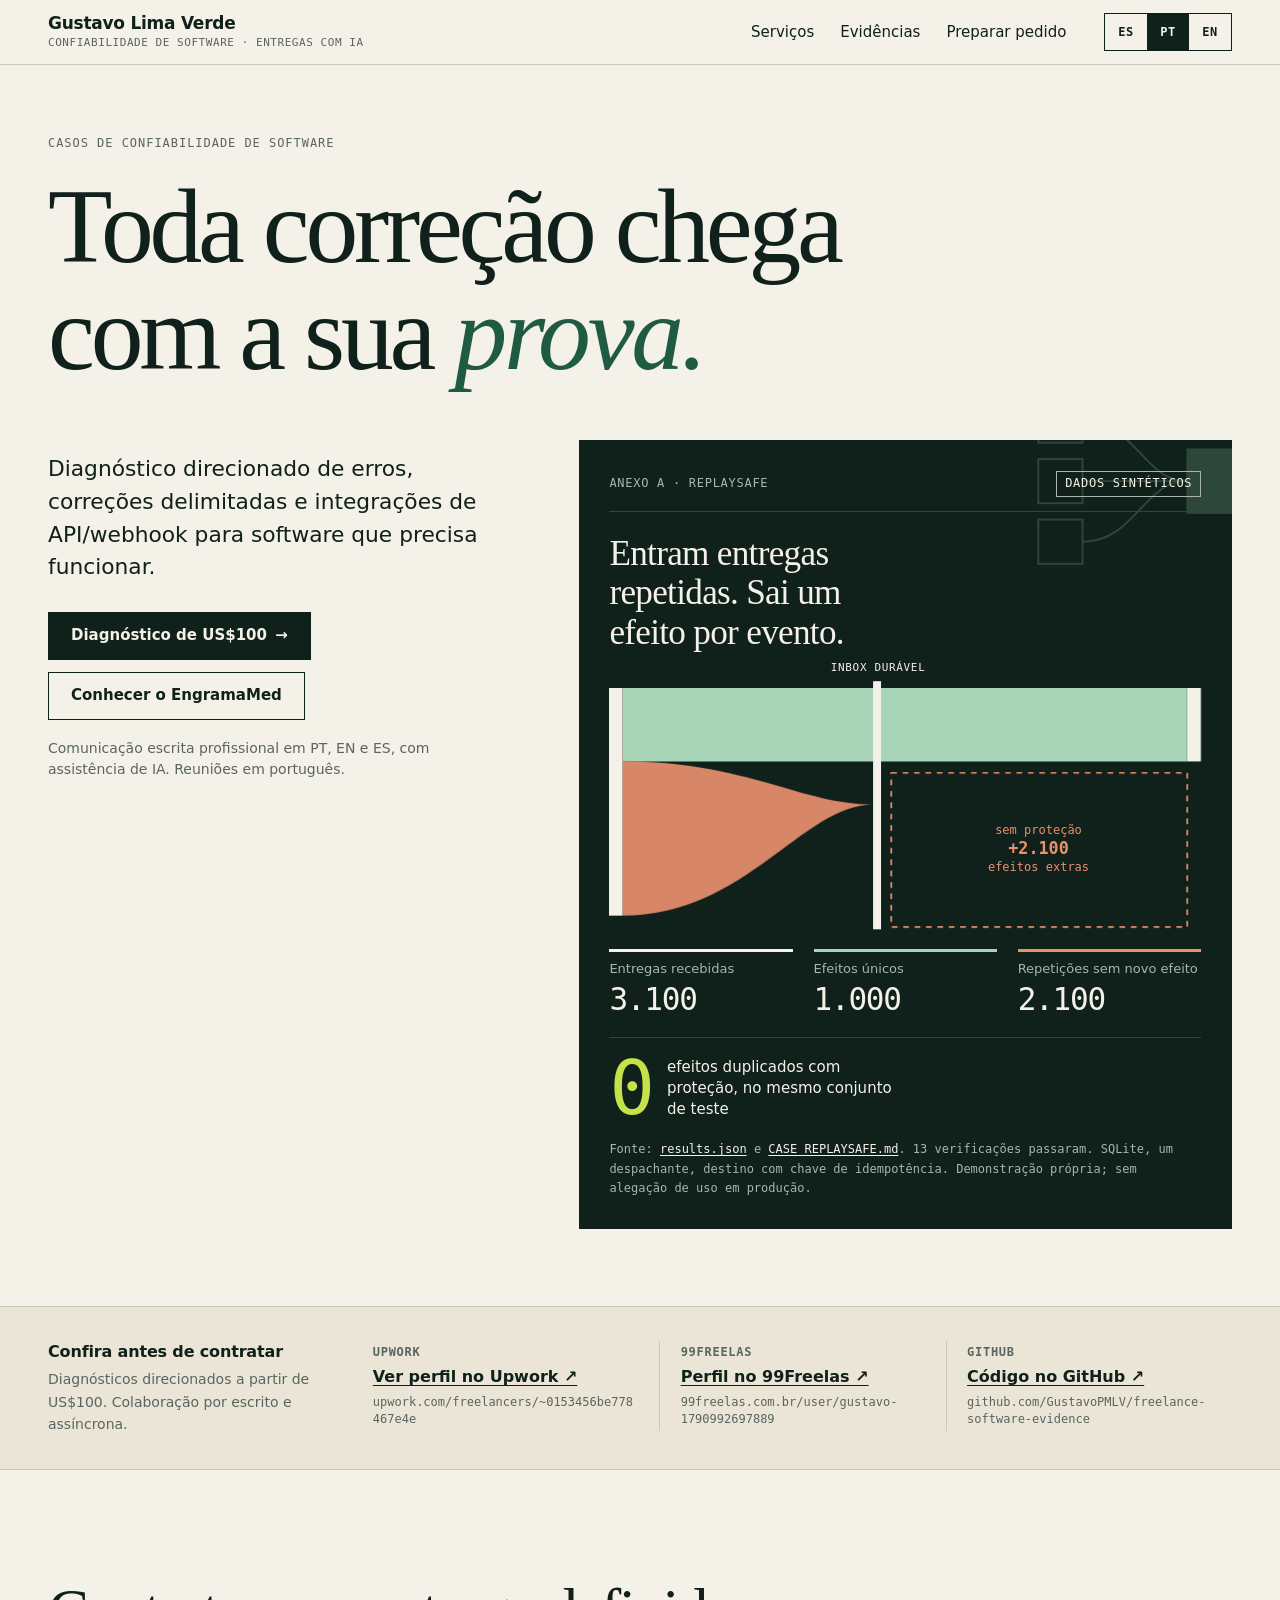
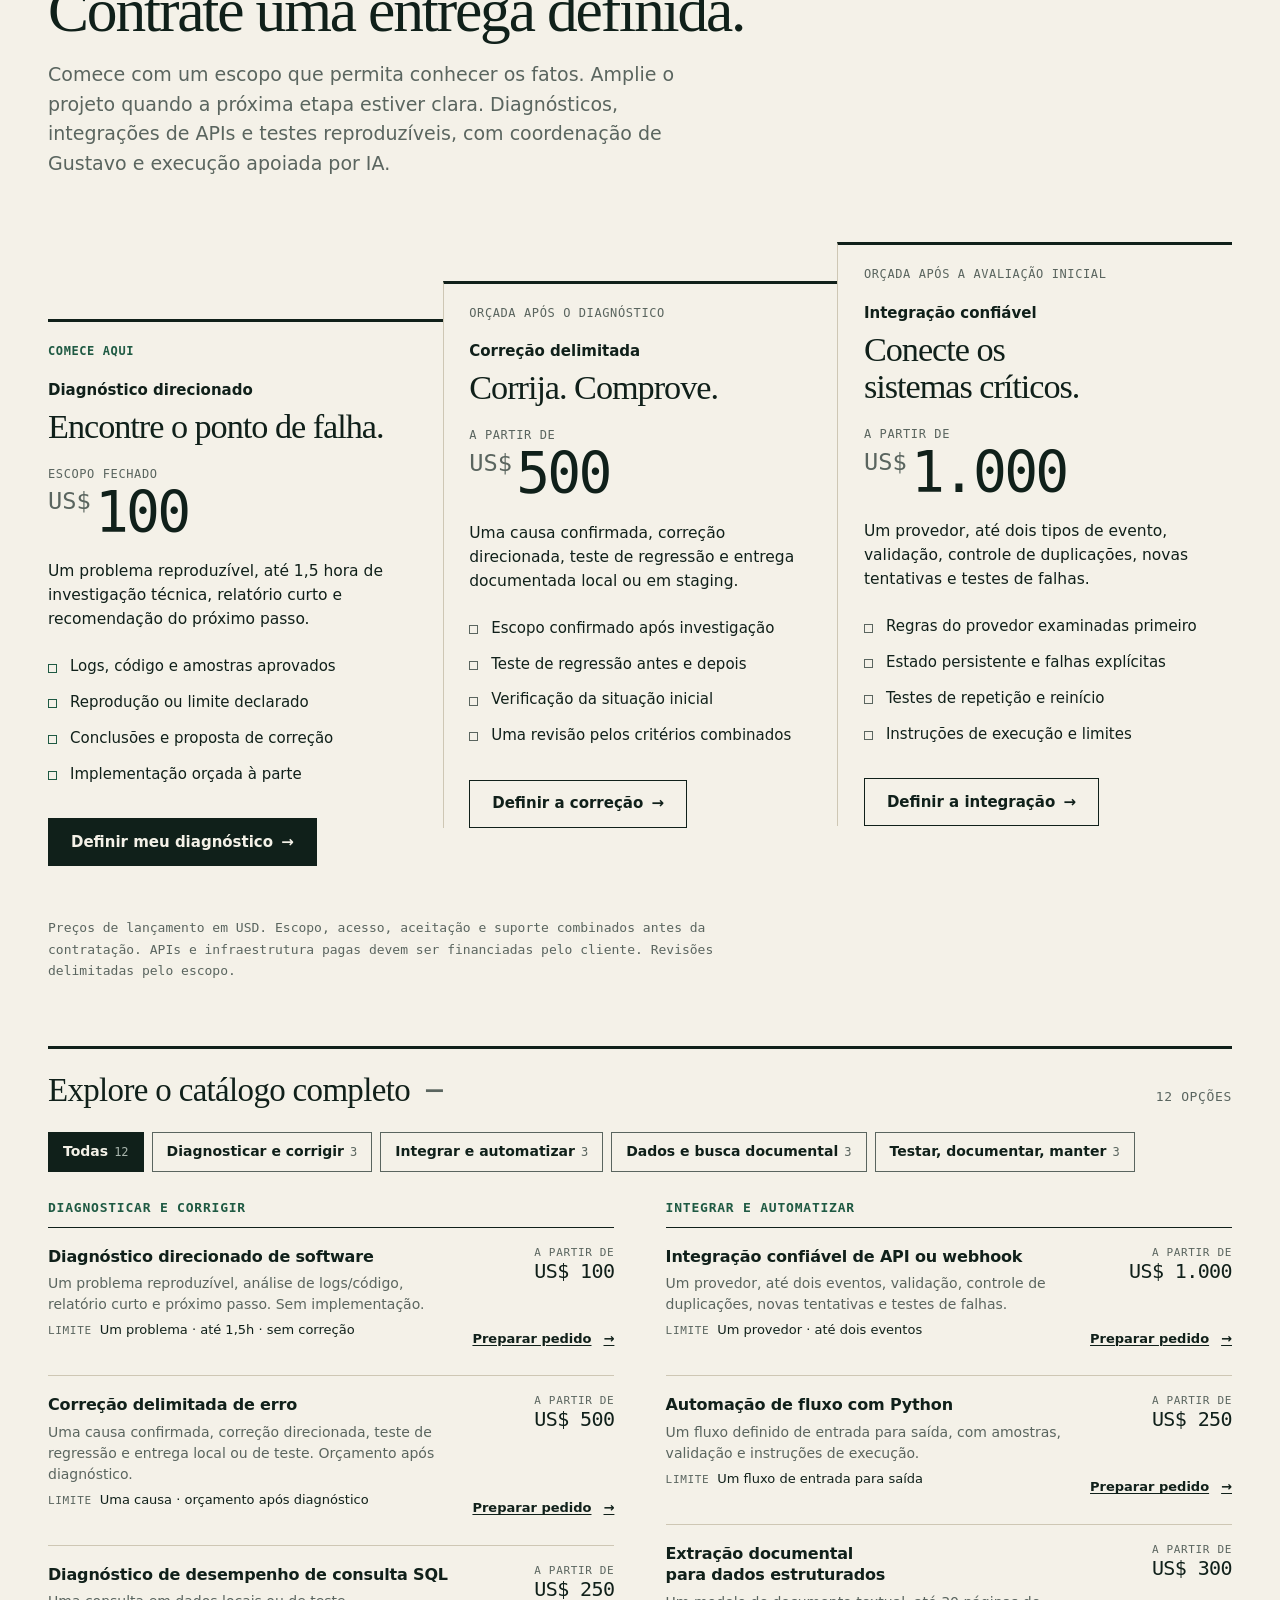
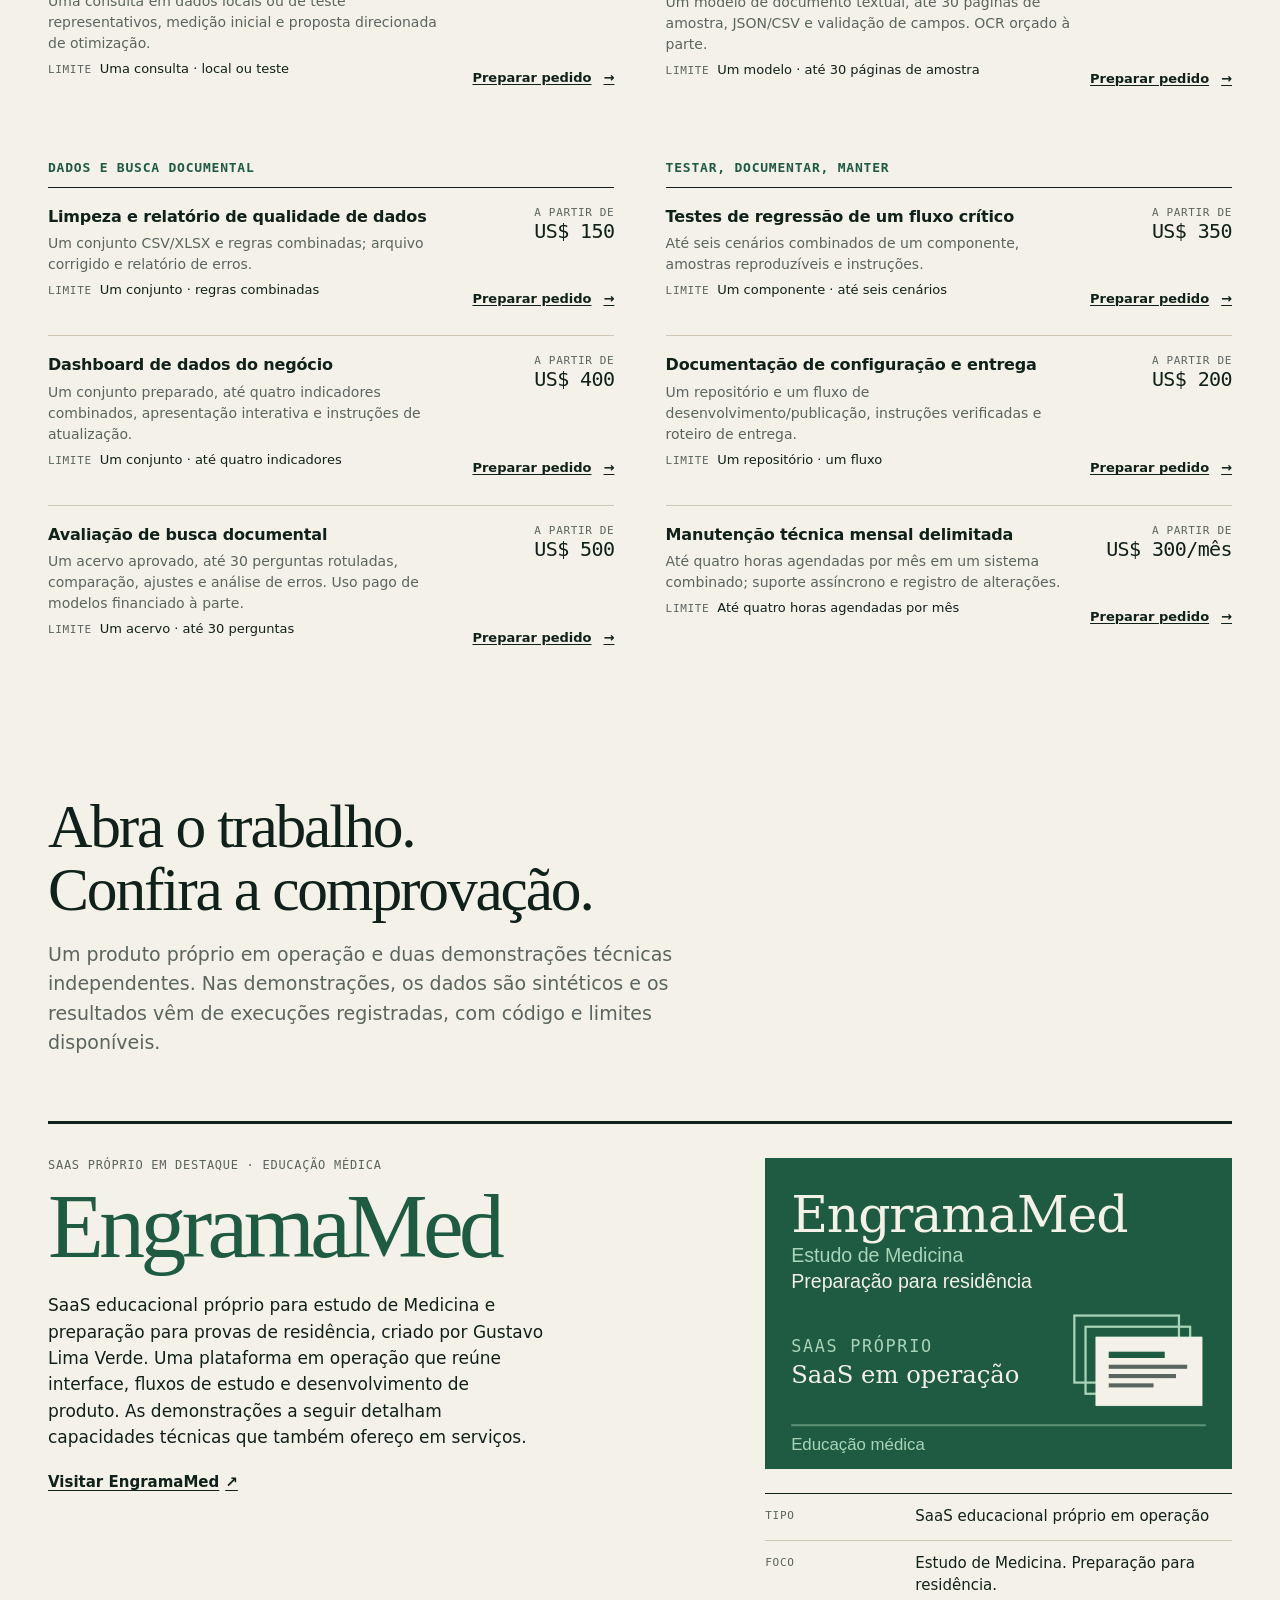
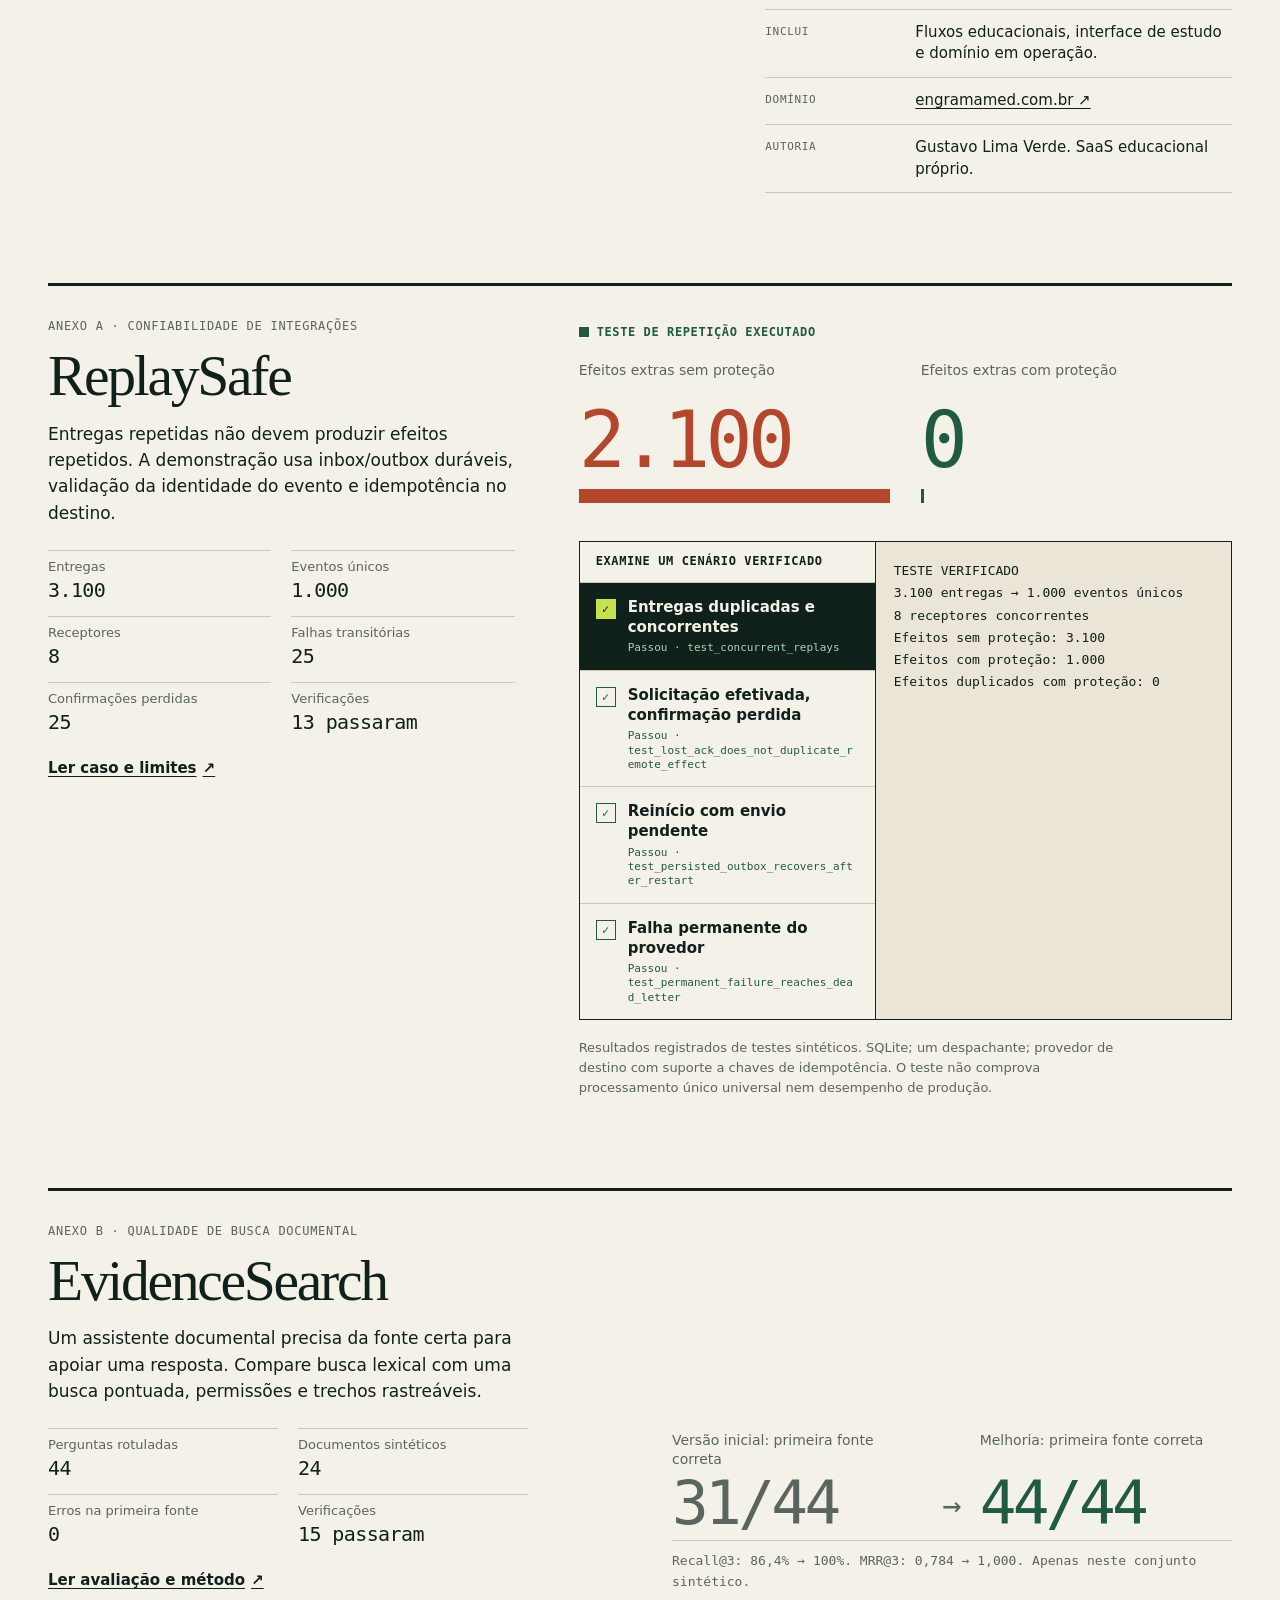
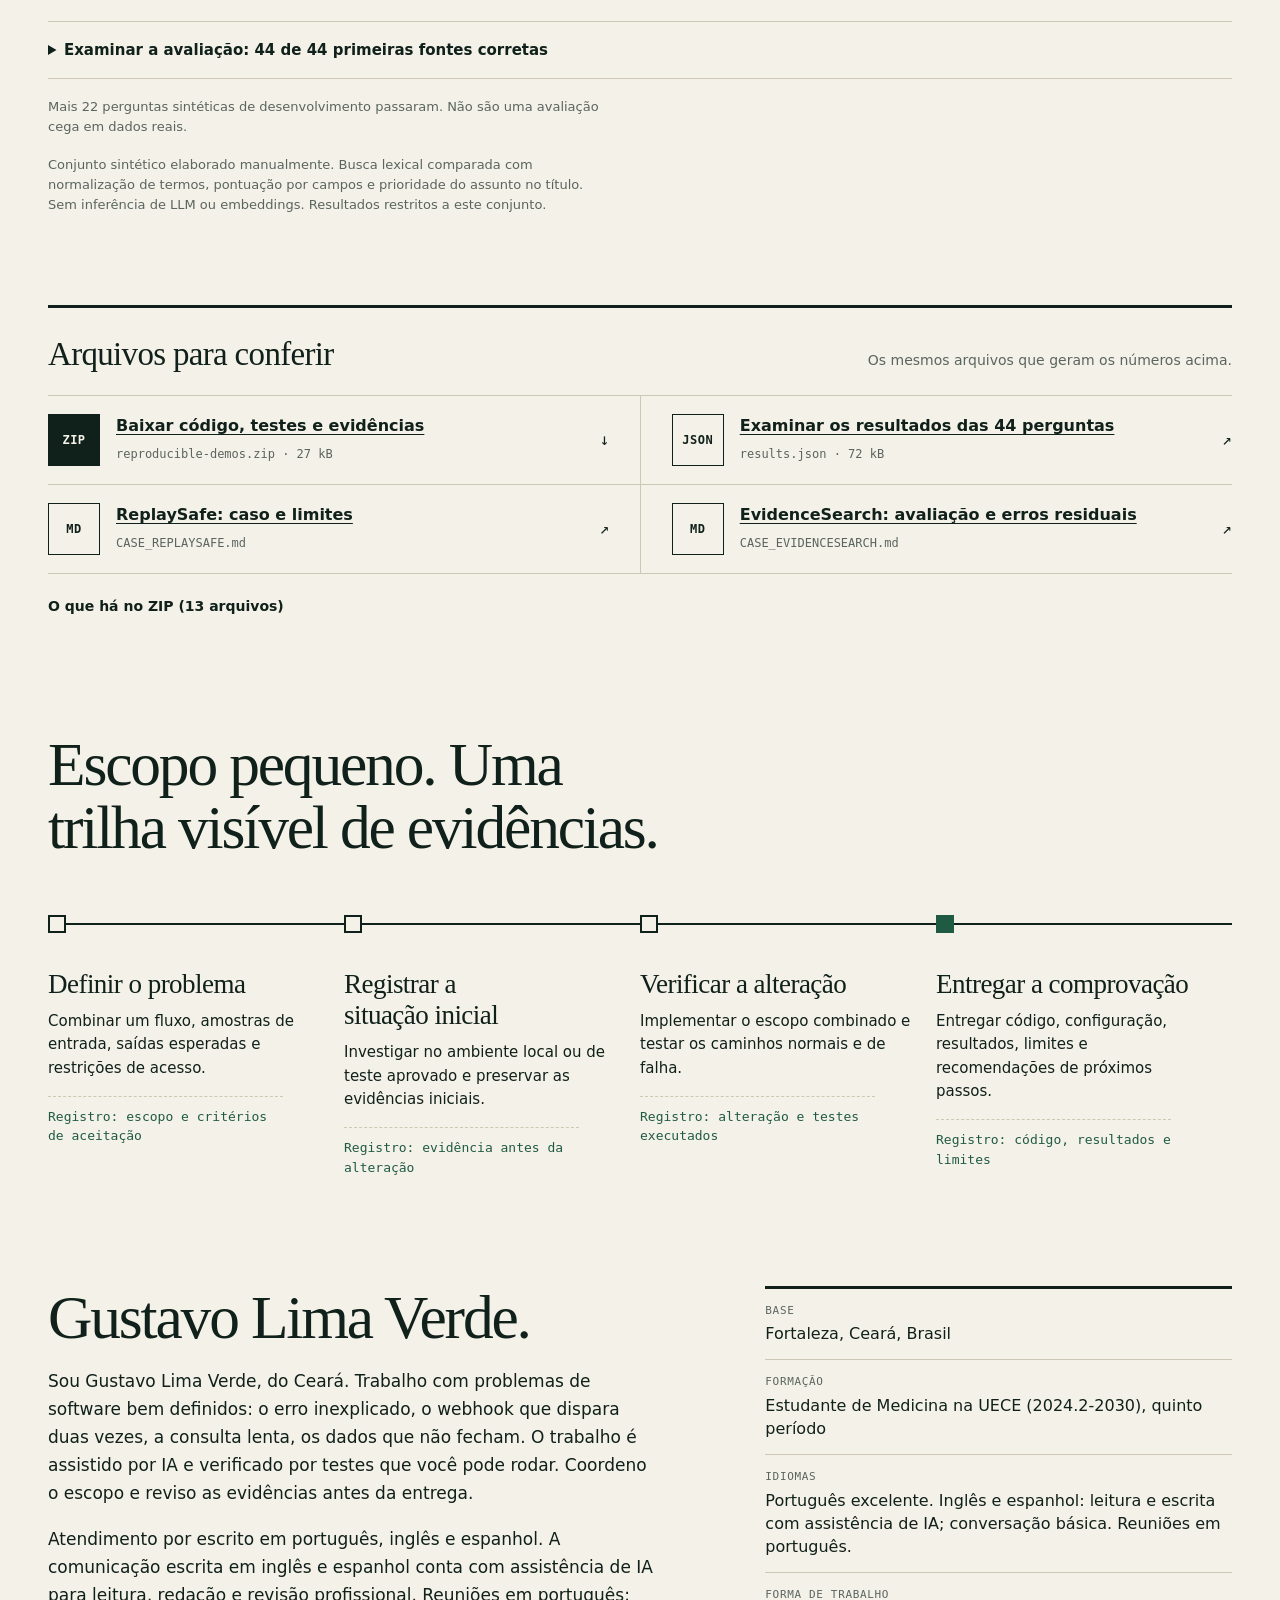
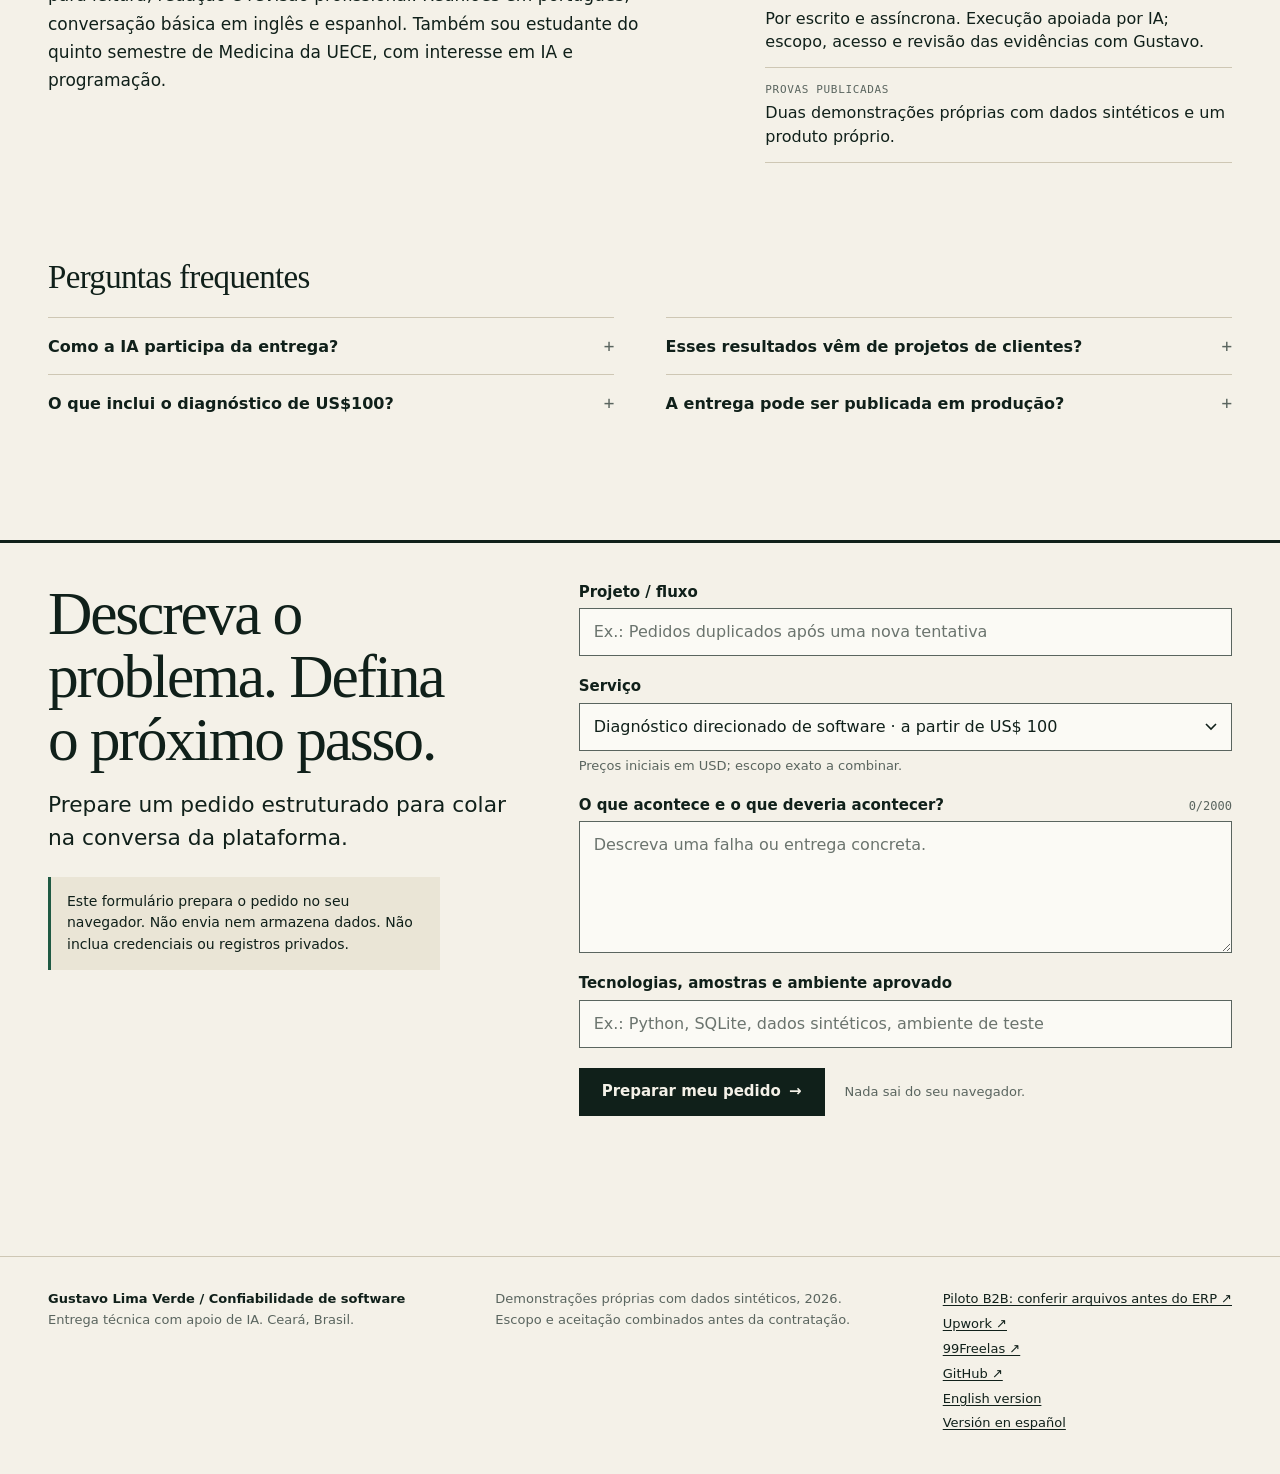
<file: portfolio/pt.html>
<!doctype html>
<html lang="pt-BR">
<head>
<meta charset="utf-8">
<meta name="viewport" content="width=device-width, initial-scale=1">
<title>Gustavo Lima Verde | Toda correção chega com a sua prova</title>
<link rel="alternate" hreflang="pt-BR" href="https://gustavo-lima-verde-software.gustavo-pmlv6.chatgpt.site/pt.html">
<link rel="alternate" hreflang="en" href="https://gustavo-lima-verde-software.gustavo-pmlv6.chatgpt.site/index.html">
<link rel="alternate" hreflang="es" href="https://gustavo-lima-verde-software.gustavo-pmlv6.chatgpt.site/es.html">
<link rel="alternate" hreflang="x-default" href="https://gustavo-lima-verde-software.gustavo-pmlv6.chatgpt.site/index.html">
<meta name="description" content="Diagnóstico direcionado de erros, correções delimitadas e integrações de API/webhook com testes reproduzíveis. Demonstrações próprias de Gustavo Lima Verde, com dados sintéticos.">
<meta name="color-scheme" content="light">
<meta name="theme-color" content="#F4F1E8">
<link rel="icon" type="image/svg+xml" href="favicon.svg?v=4c9f054212d6">
<link rel="stylesheet" href="styles.css?v=89b2566ed989">
<script>document.documentElement.classList.add('js')</script>
</head>
<body>
<a class="skip" href="#main">Ir para o conteúdo</a>

<header class="site-header">
  <div class="wrap bar">
    <a class="brand" href="#top">Gustavo Lima Verde<span>Confiabilidade de software · entregas com IA</span></a>
    <nav class="nav" aria-label="Navegação principal">
      <a href="#services">Serviços</a>
      <a href="#work">Evidências</a>
      <a href="#brief">Preparar pedido</a>
    </nav>
    <p class="lang"><a href="es.html" hreflang="es" lang="es" aria-label="Leer esta página en español">ES</a><span aria-current="true" title="Português">PT</span><a id="language" href="index.html" hreflang="en" lang="en" aria-label="Read this page in English">EN</a></p>
  </div>
</header>

<main id="main">

<section class="hero" id="top" aria-labelledby="heroTitle">
  <div class="wrap">
    <p class="eyebrow">Casos de confiabilidade de software</p>
    <h1 id="heroTitle">Toda correção chega com a sua <em>prova.</em></h1>
    <div class="hero-row">
      <div class="hero-copy">
        <p class="lead">Diagnóstico direcionado de erros, correções delimitadas e integrações de API/webhook para software que precisa funcionar.</p>
        <div class="actions">
          <a class="btn btn-primary" href="#services">Diagnóstico de US$100 <span class="arr" aria-hidden="true">→</span></a>
          <a class="btn" href="#engramamed">Conhecer o EngramaMed</a>
        </div>
        <p class="communication-note">Comunicação escrita profissional em PT, EN e ES, com assistência de IA. Reuniões em português.</p>
      </div>

      <figure class="plate on-ink" id="exhibitA" aria-labelledby="plateTitle">
        <div class="plate-art" aria-hidden="true">
          <img class="plate-photo" alt="" hidden>
          <svg class="plate-mark" viewBox="0 0 260 200" focusable="false">
            <g fill="none" stroke="#2E473B" stroke-width="2">
              <rect x="18" y="14" width="46" height="46"/>
              <rect x="18" y="77" width="46" height="46"/>
              <rect x="18" y="140" width="46" height="46"/>
              <path d="M64 37C118 37 128 100 172 100M64 100H172M64 163C118 163 128 100 172 100"/>
            </g>
            <rect x="172" y="66" width="68" height="68" fill="#2E473B"/>
          </svg>
        </div>
        <div class="plate-head"><span id="plateTitle">Anexo A · ReplaySafe</span><span class="tag">Dados sintéticos</span></div>
        <p class="plate-claim">Entram entregas repetidas. Sai um efeito por evento.</p>
        <div class="flow">
          <span class="flow-gate" aria-hidden="true">inbox durável</span>
          <div class="flow-fig">
            <svg id="flowSvg" viewBox="0 0 520 212" role="img" aria-labelledby="flowTitle">
              <title id="flowTitle">3.100 entregas entram. 1.000 eventos únicos seguem para o provedor. 2.100 repetições são reconhecidas na inbox e não geram novo efeito. Sem proteção, elas virariam 2.100 efeitos extras.</title>
              <rect class="b-src" x="0" y="0" width="12" height="200"/>
              <path class="b-unique" id="fUnique" d="M12 0H508V64.52H12Z"/>
              <rect class="b-dst" id="fDst" x="508" y="0" width="12" height="64.52"/>
              <path class="b-repeat" id="fRepeat" d="M12 64.52C120 64.52 170 102.45 232 102.45C170 102.45 120 200 12 200Z"/>
              <rect class="b-ghost" id="fGhost" x="248" y="74.52" width="260" height="135.48"/>
              <rect class="b-gate" x="232" y="-6" width="7" height="218"/>
            </svg>
            <span class="flow-ghost-label" aria-hidden="true">sem proteção <b id="heroGhost">+2.100</b> efeitos extras</span>
          </div>
        </div>
        <dl class="legend">
          <div class="k-src"><dt>Entregas recebidas</dt><dd id="heroDeliveries">3.100</dd></div>
          <div class="k-eff"><dt>Efeitos únicos</dt><dd id="heroEffects">1.000</dd></div>
          <div class="k-rep"><dt>Repetições sem novo efeito</dt><dd id="heroRepeats">2.100</dd></div>
        </dl>
        <p class="zero"><b id="heroDuplicates">0</b><span>efeitos duplicados com proteção, no mesmo conjunto de teste</span></p>
        <figcaption class="plate-foot">Fonte: <a href="results.json?v=49030828a450">results.json</a> e <a href="CASE_REPLAYSAFE.md?v=af2b72afe1db">CASE_REPLAYSAFE.md</a>. 13 verificações passaram. SQLite, um despachante, destino com chave de idempotência. Demonstração própria; sem alegação de uso em produção.</figcaption>
      </figure>
    </div>
  </div>
</section>

<section class="sources" aria-labelledby="sourcesTitle">
  <div class="wrap sources-in">
    <div>
      <h2 class="sources-title" id="sourcesTitle">Confira antes de contratar</h2>
      <p>Diagnósticos direcionados a partir de US$100. Colaboração por escrito e assíncrona.</p>
    </div>
    <ol class="cites">
      <li><a href="https://www.upwork.com/freelancers/~0153456be778467e4e" target="_blank" rel="noopener noreferrer"><span class="cite-k">Upwork</span><span class="cite-v">Ver perfil no Upwork ↗</span><span class="cite-u">upwork.com/freelancers/~0153456be778467e4e</span></a></li>
      <li><a href="https://www.99freelas.com.br/user/gustavo-1790992697889" target="_blank" rel="noopener noreferrer"><span class="cite-k">99Freelas</span><span class="cite-v">Perfil no 99Freelas ↗</span><span class="cite-u">99freelas.com.br/user/gustavo-1790992697889</span></a></li>
      <li><a href="https://github.com/GustavoPMLV/freelance-software-evidence" target="_blank" rel="noopener noreferrer"><span class="cite-k">GitHub</span><span class="cite-v">Código no GitHub ↗</span><span class="cite-u">github.com/GustavoPMLV/freelance-software-evidence</span></a></li>
    </ol>
  </div>
</section>

<section id="services" class="services" aria-labelledby="servicesTitle">
  <div class="wrap">
    <header class="sec-head">
      <h2 id="servicesTitle">Contrate uma entrega definida.</h2>
      <p>Comece com um escopo que permita conhecer os fatos. Amplie o projeto quando a próxima etapa estiver clara. Diagnósticos, integrações de APIs e testes reproduzíveis, com coordenação de Gustavo e execução apoiada por IA.</p>
    </header>

    <ol class="ladder">
      <li class="rung is-entry">
        <p class="rung-when">Comece aqui</p>
        <p class="rung-name">Diagnóstico direcionado</p>
        <h3>Encontre o ponto de falha.</h3>
        <p class="price"><span class="price-pre">Escopo fechado</span><span class="price-num"><span class="price-cur">US$</span>100</span></p>
        <p class="rung-desc">Um problema reproduzível, até 1,5 hora de investigação técnica, relatório curto e recomendação do próximo passo.</p>
        <ul class="rung-list">
          <li>Logs, código e amostras aprovados</li>
          <li>Reprodução ou limite declarado</li>
          <li>Conclusões e proposta de correção</li>
          <li>Implementação orçada à parte</li>
        </ul>
        <a class="btn btn-primary" href="#brief" data-service="diagnostic">Definir meu diagnóstico <span class="arr" aria-hidden="true">→</span></a>
      </li>
      <li class="rung">
        <p class="rung-when">Orçada após o diagnóstico</p>
        <p class="rung-name">Correção delimitada</p>
        <h3>Corrija. Comprove.</h3>
        <p class="price"><span class="price-pre">A partir de</span><span class="price-num"><span class="price-cur">US$</span>500</span></p>
        <p class="rung-desc">Uma causa confirmada, correção direcionada, teste de regressão e entrega documentada local ou em staging.</p>
        <ul class="rung-list">
          <li>Escopo confirmado após investigação</li>
          <li>Teste de regressão antes e depois</li>
          <li>Verificação da situação inicial</li>
          <li>Uma revisão pelos critérios combinados</li>
        </ul>
        <a class="btn" href="#brief" data-service="repair">Definir a correção <span class="arr" aria-hidden="true">→</span></a>
      </li>
      <li class="rung">
        <p class="rung-when">Orçada após a avaliação inicial</p>
        <p class="rung-name">Integração confiável</p>
        <h3>Conecte os sistemas críticos.</h3>
        <p class="price"><span class="price-pre">A partir de</span><span class="price-num"><span class="price-cur">US$</span>1.000</span></p>
        <p class="rung-desc">Um provedor, até dois tipos de evento, validação, controle de duplicações, novas tentativas e testes de falhas.</p>
        <ul class="rung-list">
          <li>Regras do provedor examinadas primeiro</li>
          <li>Estado persistente e falhas explícitas</li>
          <li>Testes de repetição e reinício</li>
          <li>Instruções de execução e limites</li>
        </ul>
        <a class="btn" href="#brief" data-service="integration">Definir a integração <span class="arr" aria-hidden="true">→</span></a>
      </li>
    </ol>

    <p class="fineprint">Preços de lançamento em USD. Escopo, acesso, aceitação e suporte combinados antes da contratação. APIs e infraestrutura pagas devem ser financiadas pelo cliente. Revisões delimitadas pelo escopo.</p>

    <details class="catalog" id="catalog" open>
      <summary><span class="cat-sum-t">Explore o catálogo completo</span><span class="cat-sum-n">12 opções</span></summary>
      <div class="cat-tools" role="group" aria-label="Filtrar o catálogo por área"></div>
      <div id="catalogGrid" class="cat-groups">
        <section class="cat-group" data-group="fix" aria-labelledby="cg-fix">
          <h3 id="cg-fix">Diagnosticar e corrigir</h3>
          <ol class="cat-list">
            <li class="cat-item"><h4>Diagnóstico direcionado de software</h4><p class="cat-scope">Um problema reproduzível, análise de logs/código, relatório curto e próximo passo. Sem implementação.</p><p class="cat-limit"><span class="cat-limit-k">Limite</span>Um problema · até 1,5h · sem correção</p><p class="cat-price"><span class="cat-price-k">A partir de</span>US$ 100</p><a class="cat-cta" href="#brief" data-service="diagnostic">Preparar pedido<span class="vh">: Diagnóstico direcionado de software</span> <span class="arr" aria-hidden="true">→</span></a></li>
            <li class="cat-item"><h4>Correção delimitada de erro</h4><p class="cat-scope">Uma causa confirmada, correção direcionada, teste de regressão e entrega local ou de teste. Orçamento após diagnóstico.</p><p class="cat-limit"><span class="cat-limit-k">Limite</span>Uma causa · orçamento após diagnóstico</p><p class="cat-price"><span class="cat-price-k">A partir de</span>US$ 500</p><a class="cat-cta" href="#brief" data-service="repair">Preparar pedido<span class="vh">: Correção delimitada de erro</span> <span class="arr" aria-hidden="true">→</span></a></li>
            <li class="cat-item"><h4>Diagnóstico de desempenho de consulta SQL</h4><p class="cat-scope">Uma consulta em dados locais ou de teste representativos, medição inicial e proposta direcionada de otimização.</p><p class="cat-limit"><span class="cat-limit-k">Limite</span>Uma consulta · local ou teste</p><p class="cat-price"><span class="cat-price-k">A partir de</span>US$ 250</p><a class="cat-cta" href="#brief" data-service="sql">Preparar pedido<span class="vh">: Diagnóstico de desempenho de consulta SQL</span> <span class="arr" aria-hidden="true">→</span></a></li>
          </ol>
        </section>
        <section class="cat-group" data-group="connect" aria-labelledby="cg-connect">
          <h3 id="cg-connect">Integrar e automatizar</h3>
          <ol class="cat-list">
            <li class="cat-item"><h4>Integração confiável de API ou webhook</h4><p class="cat-scope">Um provedor, até dois eventos, validação, controle de duplicações, novas tentativas e testes de falhas.</p><p class="cat-limit"><span class="cat-limit-k">Limite</span>Um provedor · até dois eventos</p><p class="cat-price"><span class="cat-price-k">A partir de</span>US$ 1.000</p><a class="cat-cta" href="#brief" data-service="integration">Preparar pedido<span class="vh">: Integração confiável de API ou webhook</span> <span class="arr" aria-hidden="true">→</span></a></li>
            <li class="cat-item"><h4>Automação de fluxo com Python</h4><p class="cat-scope">Um fluxo definido de entrada para saída, com amostras, validação e instruções de execução.</p><p class="cat-limit"><span class="cat-limit-k">Limite</span>Um fluxo de entrada para saída</p><p class="cat-price"><span class="cat-price-k">A partir de</span>US$ 250</p><a class="cat-cta" href="#brief" data-service="automation">Preparar pedido<span class="vh">: Automação de fluxo com Python</span> <span class="arr" aria-hidden="true">→</span></a></li>
            <li class="cat-item"><h4>Extração documental para dados estruturados</h4><p class="cat-scope">Um modelo de documento textual, até 30 páginas de amostra, JSON/CSV e validação de campos. OCR orçado à parte.</p><p class="cat-limit"><span class="cat-limit-k">Limite</span>Um modelo · até 30 páginas de amostra</p><p class="cat-price"><span class="cat-price-k">A partir de</span>US$ 300</p><a class="cat-cta" href="#brief" data-service="extraction">Preparar pedido<span class="vh">: Extração documental para dados estruturados</span> <span class="arr" aria-hidden="true">→</span></a></li>
          </ol>
        </section>
        <section class="cat-group" data-group="data" aria-labelledby="cg-data">
          <h3 id="cg-data">Dados e busca documental</h3>
          <ol class="cat-list">
            <li class="cat-item"><h4>Limpeza e relatório de qualidade de dados</h4><p class="cat-scope">Um conjunto CSV/XLSX e regras combinadas; arquivo corrigido e relatório de erros.</p><p class="cat-limit"><span class="cat-limit-k">Limite</span>Um conjunto · regras combinadas</p><p class="cat-price"><span class="cat-price-k">A partir de</span>US$ 150</p><a class="cat-cta" href="#brief" data-service="data_cleaning">Preparar pedido<span class="vh">: Limpeza e relatório de qualidade de dados</span> <span class="arr" aria-hidden="true">→</span></a></li>
            <li class="cat-item"><h4>Dashboard de dados do negócio</h4><p class="cat-scope">Um conjunto preparado, até quatro indicadores combinados, apresentação interativa e instruções de atualização.</p><p class="cat-limit"><span class="cat-limit-k">Limite</span>Um conjunto · até quatro indicadores</p><p class="cat-price"><span class="cat-price-k">A partir de</span>US$ 400</p><a class="cat-cta" href="#brief" data-service="dashboard">Preparar pedido<span class="vh">: Dashboard de dados do negócio</span> <span class="arr" aria-hidden="true">→</span></a></li>
            <li class="cat-item"><h4>Avaliação de busca documental</h4><p class="cat-scope">Um acervo aprovado, até 30 perguntas rotuladas, comparação, ajustes e análise de erros. Uso pago de modelos financiado à parte.</p><p class="cat-limit"><span class="cat-limit-k">Limite</span>Um acervo · até 30 perguntas</p><p class="cat-price"><span class="cat-price-k">A partir de</span>US$ 500</p><a class="cat-cta" href="#brief" data-service="retrieval">Preparar pedido<span class="vh">: Avaliação de busca documental</span> <span class="arr" aria-hidden="true">→</span></a></li>
          </ol>
        </section>
        <section class="cat-group" data-group="keep" aria-labelledby="cg-keep">
          <h3 id="cg-keep">Testar, documentar, manter</h3>
          <ol class="cat-list">
            <li class="cat-item"><h4>Testes de regressão de um fluxo crítico</h4><p class="cat-scope">Até seis cenários combinados de um componente, amostras reproduzíveis e instruções.</p><p class="cat-limit"><span class="cat-limit-k">Limite</span>Um componente · até seis cenários</p><p class="cat-price"><span class="cat-price-k">A partir de</span>US$ 350</p><a class="cat-cta" href="#brief" data-service="tests">Preparar pedido<span class="vh">: Testes de regressão de um fluxo crítico</span> <span class="arr" aria-hidden="true">→</span></a></li>
            <li class="cat-item"><h4>Documentação de configuração e entrega</h4><p class="cat-scope">Um repositório e um fluxo de desenvolvimento/publicação, instruções verificadas e roteiro de entrega.</p><p class="cat-limit"><span class="cat-limit-k">Limite</span>Um repositório · um fluxo</p><p class="cat-price"><span class="cat-price-k">A partir de</span>US$ 200</p><a class="cat-cta" href="#brief" data-service="documentation">Preparar pedido<span class="vh">: Documentação de configuração e entrega</span> <span class="arr" aria-hidden="true">→</span></a></li>
            <li class="cat-item"><h4>Manutenção técnica mensal delimitada</h4><p class="cat-scope">Até quatro horas agendadas por mês em um sistema combinado; suporte assíncrono e registro de alterações.</p><p class="cat-limit"><span class="cat-limit-k">Limite</span>Até quatro horas agendadas por mês</p><p class="cat-price"><span class="cat-price-k">A partir de</span>US$ 300/mês</p><a class="cat-cta" href="#brief" data-service="maintenance">Preparar pedido<span class="vh">: Manutenção técnica mensal delimitada</span> <span class="arr" aria-hidden="true">→</span></a></li>
          </ol>
        </section>
      </div>
    </details>
  </div>
</section>

<section id="work" class="work" aria-labelledby="workTitle">
  <div class="wrap">
    <header class="sec-head">
      <h2 id="workTitle">Abra o trabalho. Confira a comprovação.</h2>
      <p>Um produto próprio em operação e duas demonstrações técnicas independentes. Nas demonstrações, os dados são sintéticos e os resultados vêm de execuções registradas, com código e limites disponíveis.</p>
    </header>

    <article class="exhibit ex-c featured-product" id="engramamed" aria-labelledby="emTitle">
      <div>
        <p class="ex-tag">SaaS próprio em destaque · Educação médica</p>
        <h3 id="emTitle" class="product">EngramaMed</h3>
        <p class="product-desc">SaaS educacional próprio para estudo de Medicina e preparação para provas de residência, criado por Gustavo Lima Verde. Uma plataforma em operação que reúne interface, fluxos de estudo e desenvolvimento de produto. As demonstrações a seguir detalham capacidades técnicas que também ofereço em serviços.</p>
        <a class="ex-link" href="https://engramamed.com.br" target="_blank" rel="noopener noreferrer">Visitar EngramaMed <span aria-hidden="true">↗</span></a>
      </div>
      <div class="product-visual">
        <img class="product-cover" src="assets/cover-engramamed-pt.svg?v=a98cc064ad7d" width="1500" height="1002" loading="lazy" alt="EngramaMed: SaaS educacional próprio de estudo de Medicina e preparação para residência">
      <dl class="product-facts">
        <div><dt>Tipo</dt><dd>SaaS educacional próprio em operação</dd></div>
        <div><dt>Foco</dt><dd>Estudo de Medicina. Preparação para residência.</dd></div>
        <div><dt>Inclui</dt><dd>Fluxos educacionais, interface de estudo e domínio em operação.</dd></div>
        <div><dt>Domínio</dt><dd><a href="https://engramamed.com.br" target="_blank" rel="noopener noreferrer">engramamed.com.br ↗</a></dd></div>
        <div><dt>Autoria</dt><dd>Gustavo Lima Verde. SaaS educacional próprio.</dd></div>
      </dl>
      </div>
    </article>

    <article class="exhibit ex-a" id="replaysafe" aria-labelledby="rsTitle">
      <div class="ex-head">
        <p class="ex-tag">Anexo A · Confiabilidade de integrações</p>
        <h3 id="rsTitle">ReplaySafe</h3>
        <p class="ex-sum">Entregas repetidas não devem produzir efeitos repetidos. A demonstração usa inbox/outbox duráveis, validação da identidade do evento e idempotência no destino.</p>
        <dl class="facts">
          <div><dt>Entregas</dt><dd>3.100</dd></div>
          <div><dt>Eventos únicos</dt><dd>1.000</dd></div>
          <div><dt>Receptores</dt><dd>8</dd></div>
          <div><dt>Falhas transitórias</dt><dd>25</dd></div>
          <div><dt>Confirmações perdidas</dt><dd>25</dd></div>
          <div><dt>Verificações</dt><dd>13 passaram</dd></div>
        </dl>
        <a class="ex-link" href="CASE_REPLAYSAFE.md?v=af2b72afe1db">Ler caso e limites <span aria-hidden="true">↗</span></a>
      </div>
      <div class="ex-body">
        <p class="checks">Teste de repetição executado</p>
        <div class="compare reveal" role="group" aria-label="Efeitos extras no mesmo conjunto de teste">
          <div class="cmp cmp-before"><span class="cmp-label">Efeitos extras sem proteção</span><b class="cmp-num" id="baselineDup">2.100</b><i class="cmp-bar" aria-hidden="true"></i></div>
          <div class="cmp cmp-after"><span class="cmp-label">Efeitos extras com proteção</span><b class="cmp-num" id="protectedDup">0</b><i class="cmp-bar" aria-hidden="true"></i></div>
        </div>
        <div class="runner">
          <fieldset id="replayScenario" class="runner-list">
            <legend>Examine um cenário verificado</legend>
            <label class="run is-checked"><input type="radio" name="replayScenario" value="replay" checked><span class="run-mark" aria-hidden="true">✓</span><span class="run-name">Entregas duplicadas e concorrentes</span><span class="run-state">Passou · test_concurrent_replays</span></label>
            <label class="run"><input type="radio" name="replayScenario" value="ack"><span class="run-mark" aria-hidden="true">✓</span><span class="run-name">Solicitação efetivada, confirmação perdida</span><span class="run-state">Passou · test_lost_ack_does_not_duplicate_remote_effect</span></label>
            <label class="run"><input type="radio" name="replayScenario" value="restart"><span class="run-mark" aria-hidden="true">✓</span><span class="run-name">Reinício com envio pendente</span><span class="run-state">Passou · test_persisted_outbox_recovers_after_restart</span></label>
            <label class="run"><input type="radio" name="replayScenario" value="dead"><span class="run-mark" aria-hidden="true">✓</span><span class="run-name">Falha permanente do provedor</span><span class="run-state">Passou · test_permanent_failure_reaches_dead_letter</span></label>
          </fieldset>
          <div class="output" id="replayOutput" aria-live="polite">TESTE VERIFICADO
3.100 entregas → 1.000 eventos únicos
8 receptores concorrentes
Efeitos sem proteção: 3.100
Efeitos com proteção: 1.000
Efeitos duplicados com proteção: 0</div>
        </div>
        <p class="limit">Resultados registrados de testes sintéticos. SQLite; um despachante; provedor de destino com suporte a chaves de idempotência. O teste não comprova processamento único universal nem desempenho de produção.</p>
      </div>
    </article>

    <article class="exhibit ex-b" id="evidencesearch" aria-labelledby="esTitle">
      <div class="ex-top">
        <div class="ex-head">
          <p class="ex-tag">Anexo B · Qualidade de busca documental</p>
          <h3 id="esTitle">EvidenceSearch</h3>
          <p class="ex-sum">Um assistente documental precisa da fonte certa para apoiar uma resposta. Compare busca lexical com uma busca pontuada, permissões e trechos rastreáveis.</p>
          <dl class="facts">
            <div><dt>Perguntas rotuladas</dt><dd>44</dd></div>
            <div><dt>Documentos sintéticos</dt><dd>24</dd></div>
            <div><dt>Erros na primeira fonte</dt><dd>0</dd></div>
            <div><dt>Verificações</dt><dd>15 passaram</dd></div>
          </dl>
          <a class="ex-link" href="CASE_EVIDENCESEARCH.md?v=ccb0a09e7c03">Ler avaliação e método <span aria-hidden="true">↗</span></a>
        </div>
        <div class="score">
          <div class="score-item before"><span>Versão inicial: primeira fonte correta</span><b id="baselineTop">31/44</b></div>
          <span class="score-arrow" aria-hidden="true">→</span>
          <div class="score-item after"><span>Melhoria: primeira fonte correta</span><b id="improvedTop">44/44</b></div>
          <p class="score-sub">Recall@3: <span id="recallBase">86,4%</span> → <span id="recallImp">100%</span>. MRR@3: <span id="mrrBase">0,784</span> → <span id="mrrImp">1,000</span>. Apenas neste conjunto sintético.</p>
        </div>
      </div>
      <details class="evaluation-details">
        <summary>Examinar a avaliação: 44 de 44 primeiras fontes corretas</summary>
      <div class="ex-grid">
        <div class="matrix-wrap reveal">
          <p class="matrix-cap" id="matrixCap">As 44 perguntas, uma por quadrado<span>Selecione um quadrado para ver as fontes. As setas do teclado navegam.</span></p>
          <div id="queryMatrix" class="matrix" role="radiogroup" aria-labelledby="matrixCap"></div>
          <ul id="mxLegend" class="mx-legend" aria-label="Legenda por resultado">
            <li><button type="button"><span class="mx-k c-both" aria-hidden="true"></span><span class="mx-k-t">Certa nas duas versões</span><span class="mx-k-n">31</span></button></li>
            <li><button type="button"><span class="mx-k c-fixed" aria-hidden="true"></span><span class="mx-k-t">Corrigida pela melhoria</span><span class="mx-k-n">13</span></button></li>
            <li><button type="button"><span class="mx-k c-miss" aria-hidden="true"></span><span class="mx-k-t">Errada nas duas versões</span><span class="mx-k-n">0</span></button></li>
            <li><button type="button"><span class="mx-k c-regress" aria-hidden="true"></span><span class="mx-k-t">Piorou com a melhoria</span><span class="mx-k-n">0</span></button></li>
          </ul>
        </div>
        <div class="inspector">
          <label for="retrievalQuestion">Examine uma pergunta e suas fontes (corpus original em inglês)</label>
          <select id="retrievalQuestion"></select>
          <div class="output" id="retrievalOutput" aria-live="polite">Os resultados das 44 perguntas estão em results.json.</div>
        </div>
      </div>
      </details>
      <p class="limit">Mais 22 perguntas sintéticas de desenvolvimento passaram. Não são uma avaliação cega em dados reais.</p>
      <p class="limit">Conjunto sintético elaborado manualmente. Busca lexical comparada com normalização de termos, pontuação por campos e prioridade do assunto no título. Sem inferência de LLM ou embeddings. Resultados restritos a este conjunto.</p>
    </article>



    <div class="dossier-files">
      <div class="dossier-head"><h3>Arquivos para conferir</h3><p>Os mesmos arquivos que geram os números acima.</p></div>
      <a class="file file-primary" href="reproducible-demos.zip?v=a0fd87bc75e1" download><span class="file-ext">ZIP</span><span class="file-desc">Baixar código, testes e evidências</span><span class="file-name">reproducible-demos.zip · 27 kB</span><span class="arr" aria-hidden="true">↓</span></a>
      <a class="file" href="results.json?v=49030828a450"><span class="file-ext">JSON</span><span class="file-desc">Examinar os resultados das 44 perguntas</span><span class="file-name">results.json · 72 kB</span><span class="arr" aria-hidden="true">↗</span></a>
      <a class="file" href="CASE_REPLAYSAFE.md?v=af2b72afe1db"><span class="file-ext">MD</span><span class="file-desc">ReplaySafe: caso e limites</span><span class="file-name">CASE_REPLAYSAFE.md</span><span class="arr" aria-hidden="true">↗</span></a>
      <a class="file" href="CASE_EVIDENCESEARCH.md?v=ccb0a09e7c03"><span class="file-ext">MD</span><span class="file-desc">EvidenceSearch: avaliação e erros residuais</span><span class="file-name">CASE_EVIDENCESEARCH.md</span><span class="arr" aria-hidden="true">↗</span></a>
      <details class="zip-list">
        <summary>O que há no ZIP (13 arquivos)</summary>
        <ul>
          <li>technical/README.md</li>
          <li>technical/replaysafe.py</li>
          <li>technical/test_replaysafe.py</li>
          <li>technical/evidence_search.py</li>
          <li>technical/test_evidence_search.py</li>
          <li>technical/run_evidence.py</li>
          <li>evidence/results.json</li>
          <li>evidence/source-hashes.json</li>
          <li>evidence/tests.txt</li>
          <li>technical/fixtures/original-corpus.json</li>
          <li>technical/fixtures/additional-retrieval.json</li>
          <li>portfolio/CASE_REPLAYSAFE.md</li>
          <li>portfolio/CASE_EVIDENCESEARCH.md</li>
        </ul>
      </details>
    </div>
  </div>
</section>

<section id="process" class="process" aria-labelledby="processTitle">
  <div class="wrap">
    <h2 id="processTitle">Escopo pequeno. Uma trilha visível de evidências.</h2>
    <ol class="chain">
      <li><h3>Definir o problema</h3><p>Combinar um fluxo, amostras de entrada, saídas esperadas e restrições de acesso.</p><p class="artifact">Registro: escopo e critérios de aceitação</p></li>
      <li><h3>Registrar a situação inicial</h3><p>Investigar no ambiente local ou de teste aprovado e preservar as evidências iniciais.</p><p class="artifact">Registro: evidência antes da alteração</p></li>
      <li><h3>Verificar a alteração</h3><p>Implementar o escopo combinado e testar os caminhos normais e de falha.</p><p class="artifact">Registro: alteração e testes executados</p></li>
      <li><h3>Entregar a comprovação</h3><p>Entregar código, configuração, resultados, limites e recomendações de próximos passos.</p><p class="artifact">Registro: código, resultados e limites</p></li>
    </ol>
  </div>
</section>

<section id="about" class="about" aria-labelledby="aboutTitle">
  <div class="wrap about-grid">
    <div class="about-copy">
      <h2 id="aboutTitle">Gustavo Lima Verde.</h2>
      <p>Sou Gustavo Lima Verde, do Ceará. Trabalho com problemas de software bem definidos: o erro inexplicado, o webhook que dispara duas vezes, a consulta lenta, os dados que não fecham. O trabalho é assistido por IA e verificado por testes que você pode rodar. Coordeno o escopo e reviso as evidências antes da entrega.</p>
      <p>Atendimento por escrito em português, inglês e espanhol. A comunicação escrita em inglês e espanhol conta com assistência de IA para leitura, redação e revisão profissional. Reuniões em português; conversação básica em inglês e espanhol. Também sou estudante do quinto semestre de Medicina da UECE, com interesse em IA e programação.</p>
    </div>
    <dl class="dossier">
      <div><dt>Base</dt><dd>Fortaleza, Ceará, Brasil</dd></div>
      <div><dt>Formação</dt><dd>Estudante de Medicina na UECE (2024.2-2030), quinto período</dd></div>
      <div><dt>Idiomas</dt><dd>Português excelente. Inglês e espanhol: leitura e escrita com assistência de IA; conversação básica. Reuniões em português.</dd></div>
      <div><dt>Forma de trabalho</dt><dd>Por escrito e assíncrona. Execução apoiada por IA; escopo, acesso e revisão das evidências com Gustavo.</dd></div>
      <div><dt>Provas publicadas</dt><dd>Duas demonstrações próprias com dados sintéticos e um produto próprio.</dd></div>
    </dl>
    <div class="faq">
      <h3>Perguntas frequentes</h3>
      <details><summary>Como a IA participa da entrega?</summary><p>Ferramentas avançadas de IA apoiam a investigação, a implementação e a documentação. A entrega inclui verificações reproduzíveis. Ferramentas permitidas e restrições de tratamento de dados são combinadas antes do início.</p></details>
      <details><summary>Esses resultados vêm de projetos de clientes?</summary><p>ReplaySafe e EvidenceSearch são demonstrações próprias com dados sintéticos. Os resultados ilustram o método nas condições declaradas. EngramaMed aparece separadamente como produto próprio.</p></details>
      <details><summary>O que inclui o diagnóstico de US$100?</summary><p>Um problema e até 1,5 hora de investigação técnica, seguidos de um relatório curto. Implementação, auditorias amplas e investigação adicional são orçadas separadamente.</p></details>
      <details><summary>A entrega pode ser publicada em produção?</summary><p>A oferta básica cobre entrega local ou em ambiente de teste. Acesso à produção, publicação, reversão e aprovações são combinados à parte.</p></details>
    </div>
  </div>
</section>

<section id="brief" class="brief" aria-labelledby="briefTitle">
  <div class="wrap brief-grid">
    <div class="brief-intro">
      <h2 id="briefTitle">Descreva o problema. Defina o próximo passo.</h2>
      <p class="lead">Prepare um pedido estruturado para colar na conversa da plataforma.</p>
      <p class="privacy">Este formulário prepara o pedido no seu navegador. Não envia nem armazena dados. Não inclua credenciais ou registros privados.</p>
    </div>
    <div class="brief-form">
      <form id="briefForm">
        <div class="field">
          <label for="projectName">Projeto / fluxo</label>
          <input id="projectName" name="projectName" required maxlength="120" autocomplete="off" placeholder="Ex.: Pedidos duplicados após uma nova tentativa">
        </div>
        <div class="field">
          <label for="serviceChoice">Serviço</label>
          <select id="serviceChoice" name="serviceChoice" aria-describedby="serviceNote">
            <optgroup label="Diagnosticar e corrigir">
              <option value="diagnostic">Diagnóstico direcionado de software · a partir de US$ 100</option>
              <option value="repair">Correção delimitada de erro · a partir de US$ 500</option>
              <option value="sql">Diagnóstico de desempenho de consulta SQL · a partir de US$ 250</option>
            </optgroup>
            <optgroup label="Integrar e automatizar">
              <option value="integration">Integração confiável de API ou webhook · a partir de US$ 1.000</option>
              <option value="automation">Automação de fluxo com Python · a partir de US$ 250</option>
              <option value="extraction">Extração documental para dados estruturados · a partir de US$ 300</option>
            </optgroup>
            <optgroup label="Dados e busca documental">
              <option value="data_cleaning">Limpeza e relatório de qualidade de dados · a partir de US$ 150</option>
              <option value="dashboard">Dashboard de dados do negócio · a partir de US$ 400</option>
              <option value="retrieval">Avaliação de busca documental · a partir de US$ 500</option>
            </optgroup>
            <optgroup label="Testar, documentar, manter">
              <option value="tests">Testes de regressão de um fluxo crítico · a partir de US$ 350</option>
              <option value="documentation">Documentação de configuração e entrega · a partir de US$ 200</option>
              <option value="maintenance">Manutenção técnica mensal delimitada · a partir de US$ 300/mês</option>
            </optgroup>
          </select>
          <p class="hint" id="serviceNote" aria-live="polite">Preços iniciais em USD; escopo exato a combinar.</p>
        </div>
        <div class="field">
          <div class="field-row"><label for="problem">O que acontece e o que deveria acontecer?</label><span class="count" id="problemCount" aria-hidden="true">0/2000</span></div>
          <textarea id="problem" name="problem" required maxlength="2000" placeholder="Descreva uma falha ou entrega concreta."></textarea>
        </div>
        <div class="field">
          <label for="stack">Tecnologias, amostras e ambiente aprovado</label>
          <input id="stack" name="stack" maxlength="200" autocomplete="off" placeholder="Ex.: Python, SQLite, dados sintéticos, ambiente de teste">
        </div>
        <div class="form-foot">
          <button class="btn btn-primary" type="submit">Preparar meu pedido <span class="arr" aria-hidden="true">→</span></button>
          <p class="hint">Nada sai do seu navegador.</p>
        </div>
      </form>
      <div id="briefOutput" class="hidden" role="status" hidden></div>
      <div id="briefActions" class="hidden" hidden><button class="btn" id="copyBrief" type="button">Copiar pedido</button><button class="btn" id="downloadBrief" type="button">Baixar .txt</button></div>
      <p id="copyStatus" aria-live="polite"></p>
    </div>
  </div>
</section>

</main>

<footer class="site-footer">
  <div class="wrap foot-grid">
    <p><strong>Gustavo Lima Verde / Confiabilidade de software</strong>Entrega técnica com apoio de IA. Ceará, Brasil.</p>
    <p>Demonstrações próprias com dados sintéticos, 2026.<br>Escopo e aceitação combinados antes da contratação.</p>
    <ul class="foot-links">
      <li><a href="b2b/index.html">Piloto B2B: conferir arquivos antes do ERP ↗</a></li>
      <li><a href="https://www.upwork.com/freelancers/~0153456be778467e4e" target="_blank" rel="noopener noreferrer">Upwork ↗</a></li>
      <li><a href="https://www.99freelas.com.br/user/gustavo-1790992697889" target="_blank" rel="noopener noreferrer">99Freelas ↗</a></li>
      <li><a href="https://github.com/GustavoPMLV/freelance-software-evidence" target="_blank" rel="noopener noreferrer">GitHub ↗</a></li>
      <li><a href="index.html" hreflang="en" lang="en">English version</a></li>
      <li><a href="es.html" hreflang="es" lang="es">Versión en español</a></li>
    </ul>
  </div>
</footer>

<script src="portfolio-data.js?v=ff6b1b3aa4cf"></script>
<script src="catalog-data.pt.js?v=0b9ece44e64c"></script>
<script src="app.js?v=fed10e0446a2"></script>
</body>
</html>
</file>
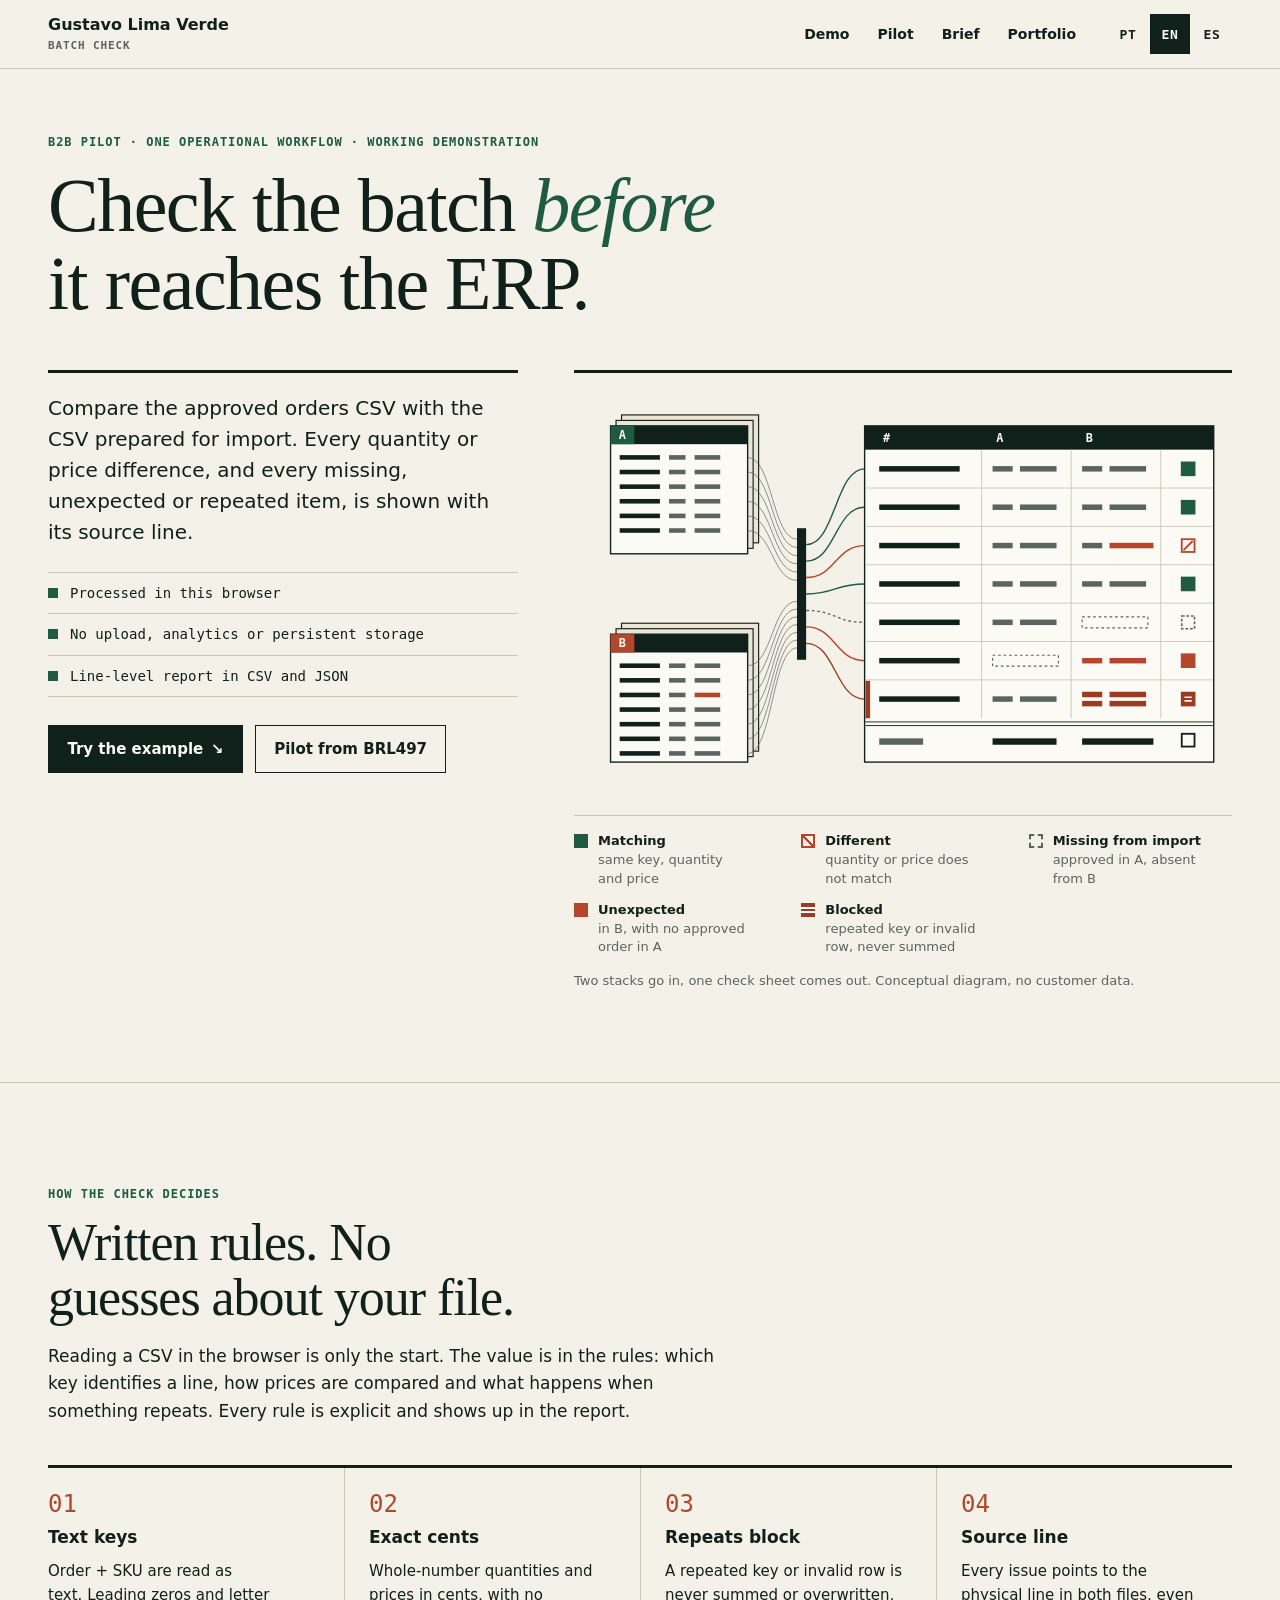
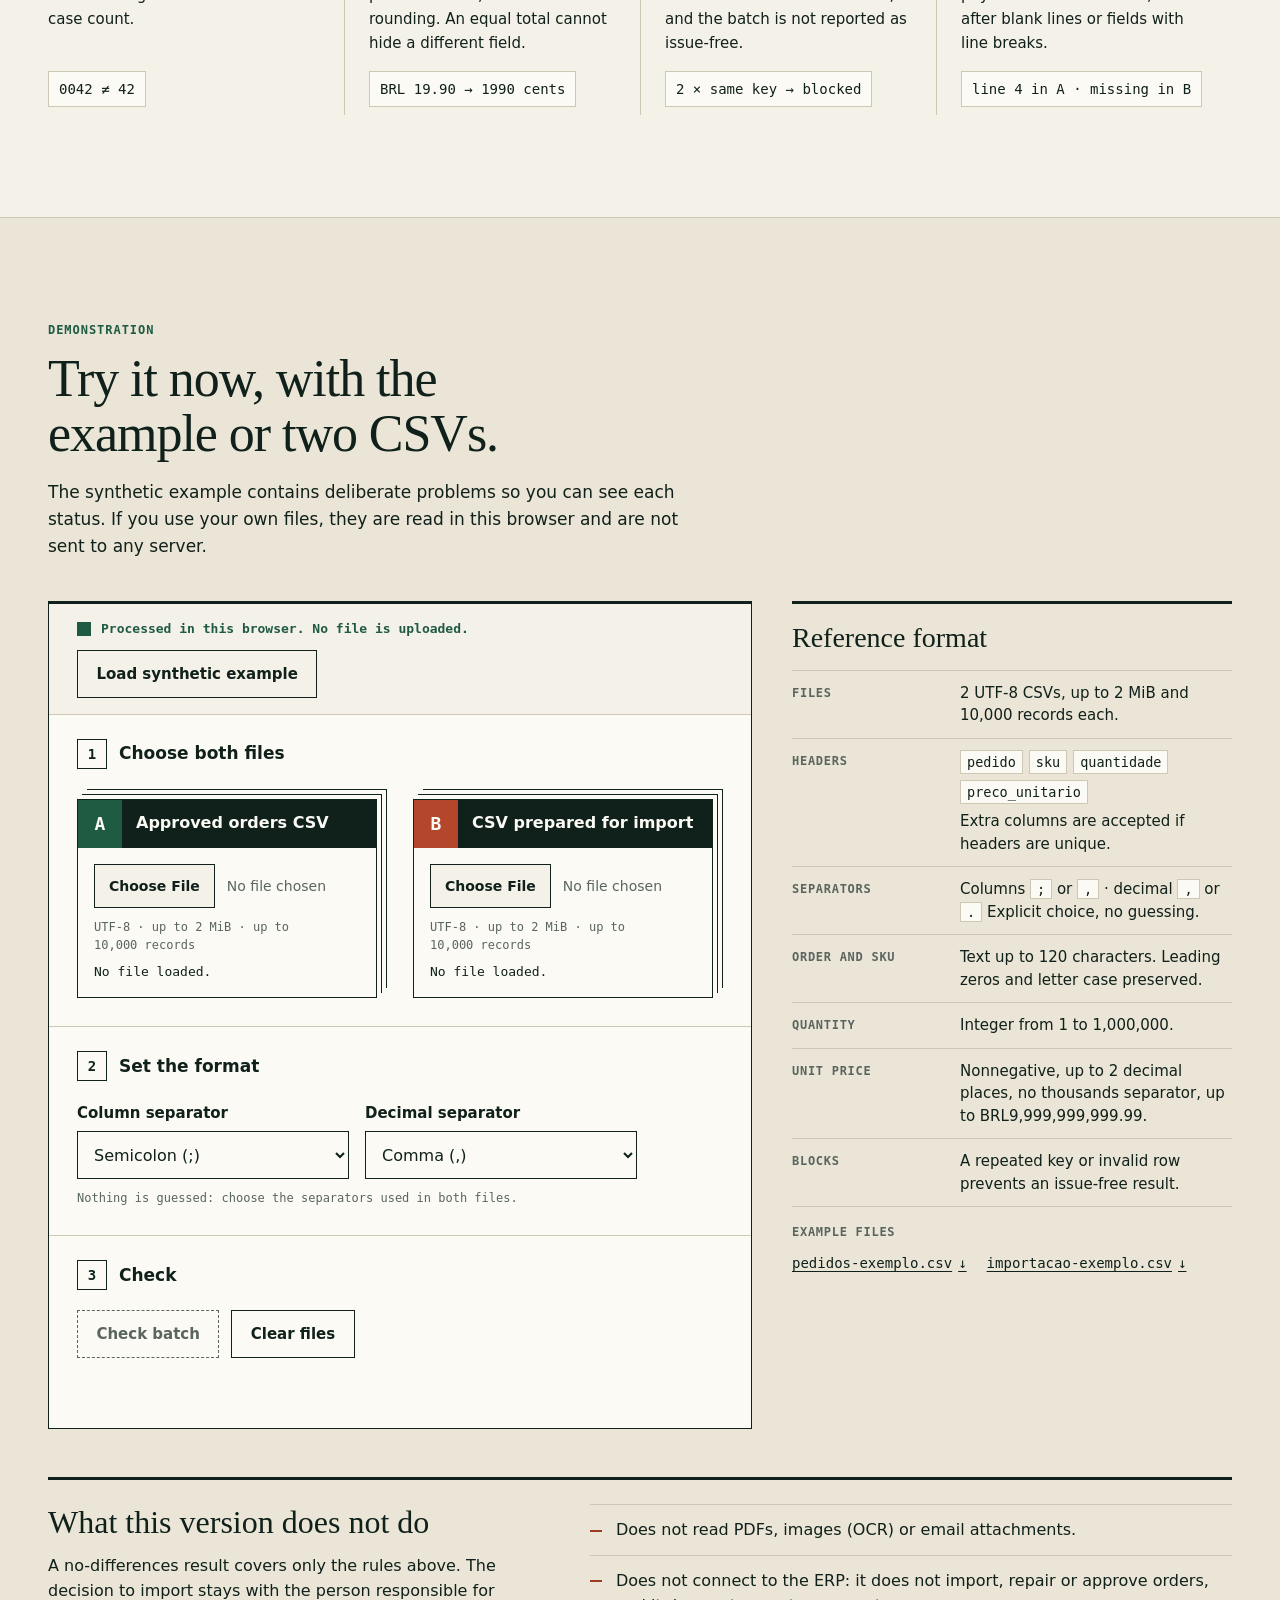
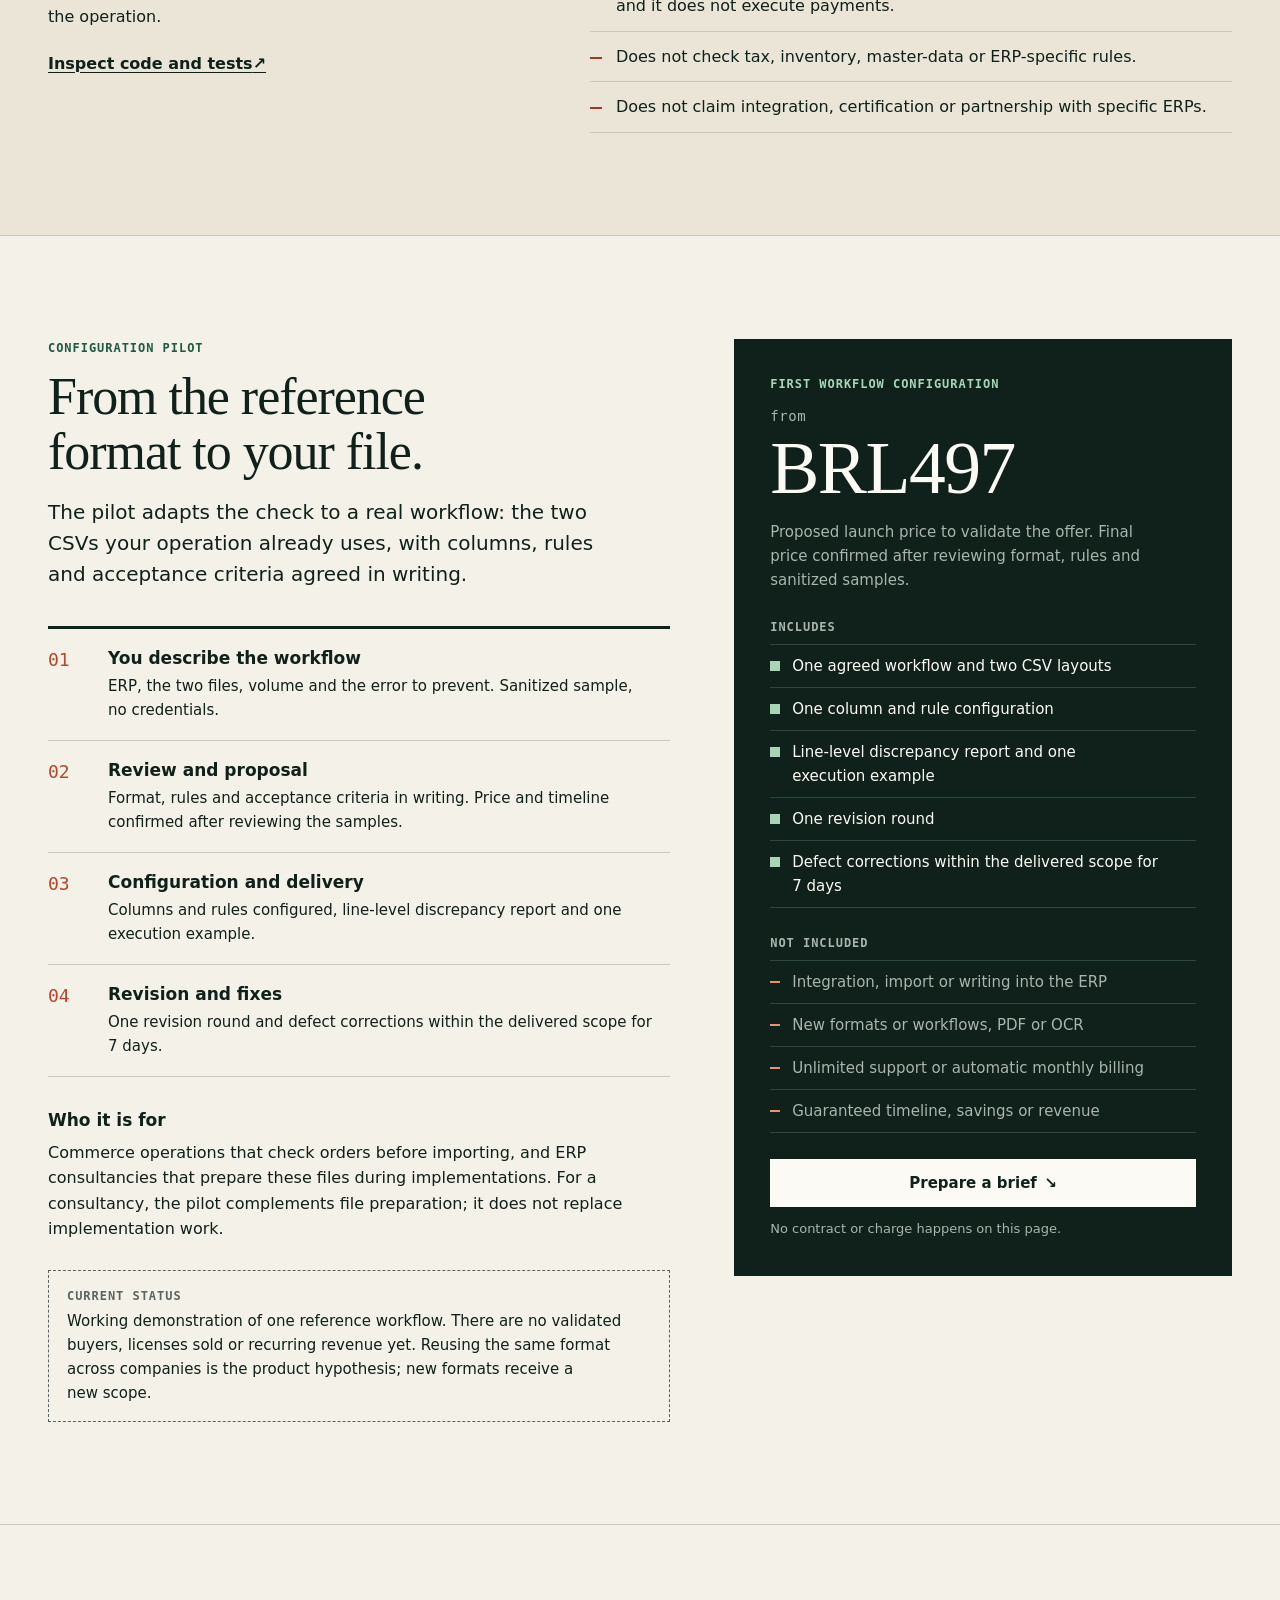
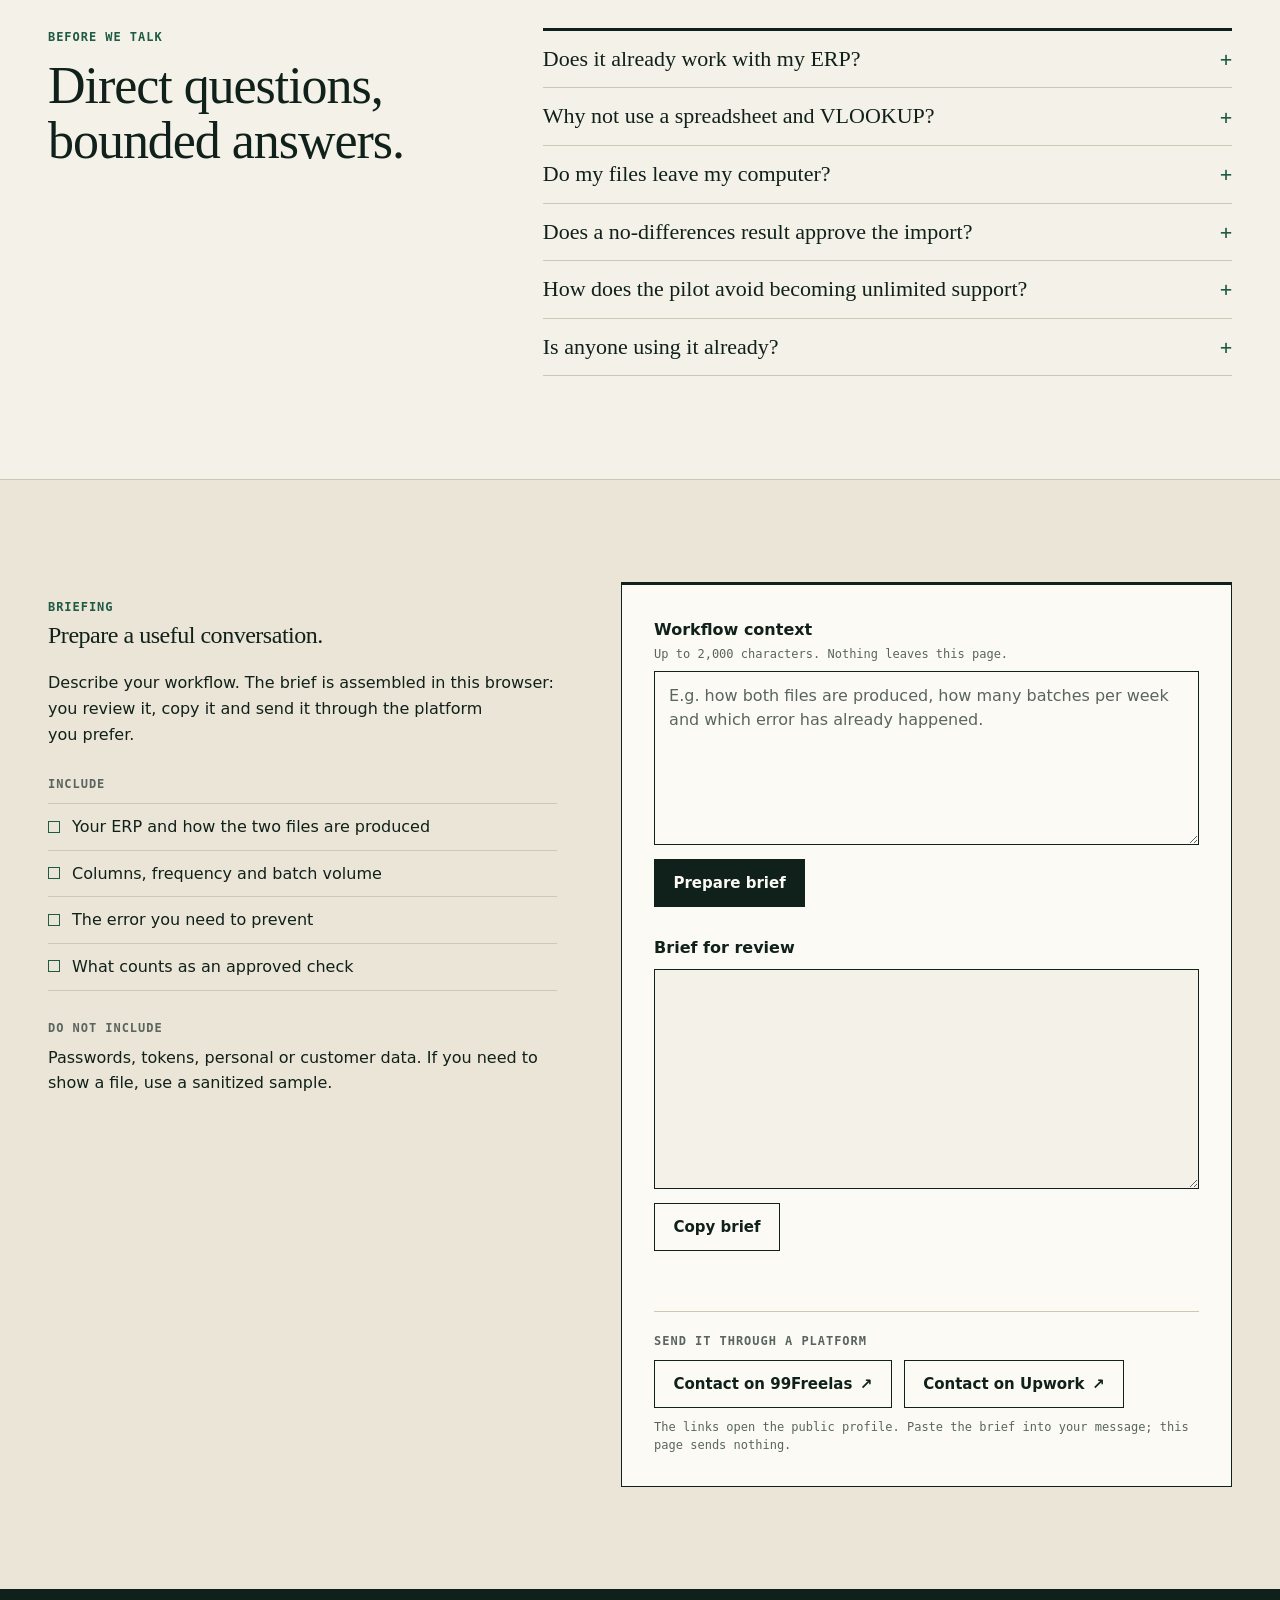
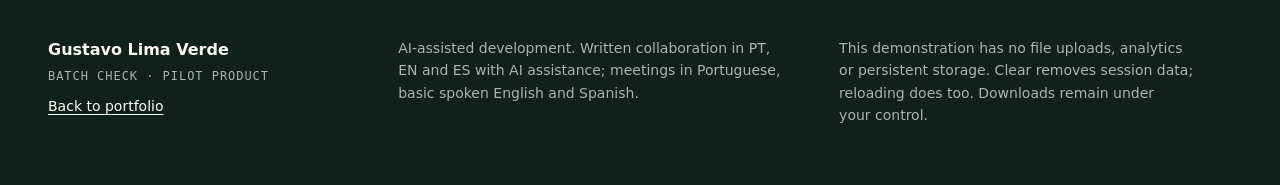
<file: b2b/site/en.html>
<!doctype html>
<html lang="en">
<head>
<meta charset="utf-8">
<meta name="viewport" content="width=device-width, initial-scale=1">
<title>Batch Check | Check before importing into the ERP</title>
<meta name="description" content="Compare the approved orders CSV with the CSV prepared for ERP import. Differences by order and SKU, with the source line of every issue, processed in your browser.">
<meta name="color-scheme" content="light">
<link rel="icon" href="../favicon.svg">
<link rel="stylesheet" href="styles.css?v=b380e5b20248">
</head>
<body>
<a class="skip" href="#demo">Skip to the demonstration</a>
<header class="site-header">
<div class="wrap header-row">
<a class="brand" href="../index.html">Gustavo Lima Verde<span>Batch Check</span></a>
<nav class="nav-pages" aria-label="On this page"><a href="#demo">Demo</a><a href="#pilot">Pilot</a><a href="#brief">Brief</a><a href="../index.html">Portfolio</a></nav>
<nav class="nav-langs" aria-label="Language"><a href="index.html" lang="pt-BR" hreflang="pt-BR" title="Português">PT</a><a href="en.html" lang="en" hreflang="en" title="English" aria-current="page">EN</a><a href="es.html" lang="es" hreflang="es" title="Español">ES</a></nav>
</div>
</header>

<main>
<section class="hero" aria-labelledby="hero-title">
<div class="wrap">
<p class="eyebrow">B2B pilot <span aria-hidden="true">·</span> one operational workflow <span aria-hidden="true">·</span> working demonstration</p>
<h1 id="hero-title">Check the batch <em>before</em> it reaches the ERP.</h1>
<div class="hero-grid">
<div class="hero-copy">
<p class="lead">Compare the approved orders CSV with the CSV prepared for import. Every quantity or price difference, and every missing, unexpected or repeated item, is shown with its source line.</p>
<ul class="facts">
<li>Processed in this browser</li>
<li>No upload, analytics or persistent storage</li>
<li>Line-level report in CSV and JSON</li>
</ul>
<div class="actions"><a class="button primary" href="#demo">Try the example <span aria-hidden="true">&#8600;</span></a><a class="button" href="#pilot">Pilot from BRL497</a></div>
</div>
<figure class="hero-figure">
<img src="assets/flow.svg?v=7cdf267e70e1" width="720" height="440" alt="Diagram: stack A, approved orders, and stack B, prepared for the ERP, pass through the order + SKU key and become one check sheet with a status for each line.">
<ul class="legend" aria-label="Status of each line in the report">
<li><span class="mk mk-matched" aria-hidden="true"></span><span><b>Matching</b> same key, quantity and price</span></li>
<li><span class="mk mk-changed" aria-hidden="true"></span><span><b>Different</b> quantity or price does not match</span></li>
<li><span class="mk mk-missing" aria-hidden="true"></span><span><b>Missing from import</b> approved in A, absent from B</span></li>
<li><span class="mk mk-unexpected" aria-hidden="true"></span><span><b>Unexpected</b> in B, with no approved order in A</span></li>
<li><span class="mk mk-blocked" aria-hidden="true"></span><span><b>Blocked</b> repeated key or invalid row, never summed</span></li>
</ul>
<figcaption>Two stacks go in, one check sheet comes out. Conceptual diagram, no customer data.</figcaption>
</figure>
</div>
</div>
</section>

<section class="rules" id="rules" aria-labelledby="rules-title">
<div class="wrap">
<div class="section-head">
<p class="eyebrow">How the check decides</p>
<h2 id="rules-title">Written rules. No guesses about your file.</h2>
<p>Reading a CSV in the browser is only the start. The value is in the rules: which key identifies a line, how prices are compared and what happens when something repeats. Every rule is explicit and shows up in the report.</p>
</div>
<ol class="rule-list">
<li><h3>Text keys</h3><p>Order + SKU are read as text. Leading zeros and letter case count.</p><p class="specimen"><code>0042 ≠ 42</code></p></li>
<li><h3>Exact cents</h3><p>Whole-number quantities and prices in cents, with no rounding. An equal total cannot hide a different field.</p><p class="specimen"><code>BRL 19.90 → 1990 cents</code></p></li>
<li><h3>Repeats block</h3><p>A repeated key or invalid row is never summed or overwritten, and the batch is not reported as issue-free.</p><p class="specimen"><code>2 × same key → blocked</code></p></li>
<li><h3>Source line</h3><p>Every issue points to the physical line in both files, even after blank lines or fields with line breaks.</p><p class="specimen"><code>line 4 in A · missing in B</code></p></li>
</ol>
</div>
</section>

<section id="demo" class="demo" aria-labelledby="demo-title">
<div class="wrap">
<div class="section-head">
<p class="eyebrow">Demonstration</p>
<h2 id="demo-title">Try it now, with the example or two CSVs.</h2>
<p>The synthetic example contains deliberate problems so you can see each status. If you use your own files, they are read in this browser and are not sent to any server.</p>
</div>
<div class="bench-grid">
<div class="bench">
<div class="bench-top">
<p class="local-note"><span class="mk mk-matched" aria-hidden="true"></span>Processed in this browser. No file is uploaded.</p>
<button type="button" id="demo-btn">Load synthetic example</button>
</div>
<ol class="steps">
<li class="step">
<h3>Choose both files</h3>
<div class="file-grid">
<div class="file-box file-a">
<label for="expected-file"><span class="tag">A</span><span>Approved orders CSV</span></label>
<div class="file-body">
<input id="expected-file" type="file" accept=".csv,text/csv" aria-describedby="expected-hint">
<p class="hint" id="expected-hint">UTF-8 · up to 2 MiB · up to 10,000 records</p>
<p id="expected-status" class="file-status" aria-live="polite"></p>
</div>
</div>
<div class="file-box file-b">
<label for="actual-file"><span class="tag">B</span><span>CSV prepared for import</span></label>
<div class="file-body">
<input id="actual-file" type="file" accept=".csv,text/csv" aria-describedby="actual-hint">
<p class="hint" id="actual-hint">UTF-8 · up to 2 MiB · up to 10,000 records</p>
<p id="actual-status" class="file-status" aria-live="polite"></p>
</div>
</div>
</div>
</li>
<li class="step">
<h3>Set the format</h3>
<div class="options">
<div class="field"><label for="delimiter">Column separator</label><select id="delimiter"><option value=";">Semicolon (;)</option><option value=",">Comma (,)</option></select></div>
<div class="field"><label for="decimal">Decimal separator</label><select id="decimal"><option value=",">Comma (,)</option><option value=".">Dot (.)</option></select></div>
</div>
<p class="hint">Nothing is guessed: choose the separators used in both files.</p>
</li>
<li class="step">
<h3>Check</h3>
<div class="actions"><button type="button" class="primary" id="compare-btn" disabled>Check batch</button><button type="button" id="clear-btn">Clear files</button></div>
<p id="run-status" aria-live="polite"></p>
<div id="errors-output" role="alert"></div>
</li>
</ol>
</div>
<aside class="spec" aria-labelledby="spec-title">
<h3 id="spec-title">Reference format</h3>
<dl>
<div><dt>Files</dt><dd>2 UTF-8 CSVs, up to 2 MiB and 10,000 records each.</dd></div>
<div><dt>Headers</dt><dd><span class="chips"><code>pedido</code> <code>sku</code> <code>quantidade</code> <code>preco_unitario</code></span>Extra columns are accepted if headers are unique.</dd></div>
<div><dt>Separators</dt><dd>Columns <code>;</code> or <code>,</code> · decimal <code>,</code> or <code>.</code> Explicit choice, no guessing.</dd></div>
<div><dt>Order and SKU</dt><dd>Text up to 120 characters. Leading zeros and letter case preserved.</dd></div>
<div><dt>Quantity</dt><dd>Integer from 1 to 1,000,000.</dd></div>
<div><dt>Unit price</dt><dd>Nonnegative, up to 2 decimal places, no thousands separator, up to BRL9,999,999,999.99.</dd></div>
<div><dt>Blocks</dt><dd>A repeated key or invalid row prevents an issue-free result.</dd></div>
</dl>
<p class="samples"><span>Example files</span><a href="examples/pedidos-exemplo.csv?v=1f6373cab3e9" download>pedidos-exemplo.csv <span aria-hidden="true">&#8595;</span></a><a href="examples/importacao-exemplo.csv?v=7b88835e3aa6" download>importacao-exemplo.csv <span aria-hidden="true">&#8595;</span></a></p>
</aside>
</div>

<section id="results-section" hidden aria-labelledby="results-title">
<div class="results-head"><h3 id="results-title">Comparison result</h3><p>Calculated in this browser from the two loaded files.</p></div>
<div id="summary-output"></div>
<div id="report-output"></div>
<div class="actions export-row"><button type="button" id="export-csv-btn" disabled>Download CSV report</button><button type="button" id="export-json-btn" disabled>Download JSON report</button></div>
<p class="hint">Downloads only happen when you click. The CSV neutralizes content that could become a spreadsheet formula; the JSON records the SHA-256 of both files.</p>
</section>

<div class="bounds">
<div class="bounds-copy">
<h3>What this version does not do</h3>
<p>A no-differences result covers only the rules above. The decision to import stays with the person responsible for the operation.</p>
<p><a href="https://github.com/GustavoPMLV/freelance-software-evidence/tree/main/b2b">Inspect code and tests <span aria-hidden="true">&#8599;</span></a></p>
</div>
<ul>
<li>Does not read PDFs, images (OCR) or email attachments.</li>
<li>Does not connect to the ERP: it does not import, repair or approve orders, and it does not execute payments.</li>
<li>Does not check tax, inventory, master-data or ERP-specific rules.</li>
<li>Does not claim integration, certification or partnership with specific ERPs.</li>
</ul>
</div>
<noscript><p class="noscript">The check needs JavaScript to read files in this browser. No file is uploaded.</p></noscript>
</div>
</section>

<section id="pilot" class="pilot" aria-labelledby="pilot-title">
<div class="wrap pilot-grid">
<div class="pilot-main">
<p class="eyebrow">Configuration pilot</p>
<h2 id="pilot-title">From the reference format to your file.</h2>
<p class="lead">The pilot adapts the check to a real workflow: the two CSVs your operation already uses, with columns, rules and acceptance criteria agreed in writing.</p>
<ol class="process">
<li><h3>You describe the workflow</h3><p>ERP, the two files, volume and the error to prevent. Sanitized sample, no credentials.</p></li>
<li><h3>Review and proposal</h3><p>Format, rules and acceptance criteria in writing. Price and timeline confirmed after reviewing the samples.</p></li>
<li><h3>Configuration and delivery</h3><p>Columns and rules configured, line-level discrepancy report and one execution example.</p></li>
<li><h3>Revision and fixes</h3><p>One revision round and defect corrections within the delivered scope for 7 days.</p></li>
</ol>
<div class="who">
<h3>Who it is for</h3>
<p>Commerce operations that check orders before importing, and ERP consultancies that prepare these files during implementations. For a consultancy, the pilot complements file preparation; it does not replace implementation work.</p>
</div>
<p class="status-note"><strong>Current status</strong>Working demonstration of one reference workflow. There are no validated buyers, licenses sold or recurring revenue yet. Reusing the same format across companies is the product hypothesis; new formats receive a new scope.</p>
</div>
<aside class="offer" aria-labelledby="offer-title">
<p class="eyebrow" id="offer-title">First workflow configuration</p>
<p class="price"><span>from</span>BRL497</p>
<p class="price-note">Proposed launch price to validate the offer. Final price confirmed after reviewing format, rules and sanitized samples.</p>
<h3>Includes</h3>
<ul class="offer-in">
<li>One agreed workflow and two CSV layouts</li>
<li>One column and rule configuration</li>
<li>Line-level discrepancy report and one execution example</li>
<li>One revision round</li>
<li>Defect corrections within the delivered scope for 7 days</li>
</ul>
<h3>Not included</h3>
<ul class="offer-out">
<li>Integration, import or writing into the ERP</li>
<li>New formats or workflows, PDF or OCR</li>
<li>Unlimited support or automatic monthly billing</li>
<li>Guaranteed timeline, savings or revenue</li>
</ul>
<a class="button primary" href="#brief">Prepare a brief <span aria-hidden="true">&#8600;</span></a>
<p class="fine">No contract or charge happens on this page.</p>
</aside>
</div>
</section>

<section id="faq" class="faq" aria-labelledby="faq-title">
<div class="wrap faq-grid">
<div class="section-head">
<p class="eyebrow">Before we talk</p>
<h2 id="faq-title">Direct questions, bounded answers.</h2>
</div>
<div class="faq-list">
<details><summary>Does it already work with my ERP?</summary><p>The demonstration compares the reference format described above. Your layout needs to be reviewed in the pilot. No integration, certification or partnership with specific ERPs is claimed.</p></details>
<details><summary>Why not use a spreadsheet and VLOOKUP?</summary><p>For a one-off check, that may be enough. The pilot delivers written rules for your format: composite key, exact cents, repeats blocked instead of summed, and a line-level report someone else can re-check.</p></details>
<details><summary>Do my files leave my computer?</summary><p>Not in the demonstration. Reading and checking happen in this browser, with no upload, analytics or persistent storage. To evaluate a pilot, share only sanitized samples, with no credentials or personal data.</p></details>
<details><summary>Does a no-differences result approve the import?</summary><p>No. It reports only the rules that were checked. Tax, inventory, master-data and ERP rules may require further checks by the person responsible.</p></details>
<details><summary>How does the pilot avoid becoming unlimited support?</summary><p>The proposal records layouts, rules, acceptance criteria and the limit of one revision round. Format changes, integrations and new workflows receive a separate quote.</p></details>
<details><summary>Is anyone using it already?</summary><p>Not yet. This is a working demonstration with no validated buyers. The first pilots exist to confirm whether the problem repeats and whether the configuration is worth the price.</p></details>
</div>
</div>
</section>

<section id="brief" class="brief" aria-labelledby="brief-title">
<div class="wrap brief-grid">
<div class="brief-intro">
<p class="eyebrow">Briefing</p>
<h2 id="brief-title">Prepare a useful conversation.</h2>
<p>Describe your workflow. The brief is assembled in this browser: you review it, copy it and send it through the platform you prefer.</p>
<h3>Include</h3>
<ul class="checklist">
<li>Your ERP and how the two files are produced</li>
<li>Columns, frequency and batch volume</li>
<li>The error you need to prevent</li>
<li>What counts as an approved check</li>
</ul>
<h3>Do not include</h3>
<p>Passwords, tokens, personal or customer data. If you need to show a file, use a sanitized sample.</p>
</div>
<div class="brief-form">
<label for="brief-note">Workflow context</label>
<p class="hint" id="brief-note-hint">Up to 2,000 characters. Nothing leaves this page.</p>
<textarea id="brief-note" maxlength="2000" rows="6" aria-describedby="brief-note-hint" placeholder="E.g. how both files are produced, how many batches per week and which error has already happened."></textarea>
<button type="button" class="primary" id="brief-btn">Prepare brief</button>
<label for="brief-output">Brief for review</label>
<textarea id="brief-output" readonly rows="9"></textarea>
<div class="actions"><button type="button" id="copy-brief-btn">Copy brief</button></div>
<p id="brief-status" aria-live="polite"></p>
<div class="contact">
<p class="contact-title">Send it through a platform</p>
<div class="actions"><a class="button" href="https://www.99freelas.com.br/user/gustavo-1790992697889">Contact on 99Freelas <span aria-hidden="true">&#8599;</span></a><a class="button" href="https://www.upwork.com/freelancers/~0153456be778467e4e">Contact on Upwork <span aria-hidden="true">&#8599;</span></a></div>
<p class="hint">The links open the public profile. Paste the brief into your message; this page sends nothing.</p>
</div>
</div>
</div>
</section>
</main>

<footer class="site-footer">
<div class="wrap footer-grid">
<div>
<p class="footer-brand">Gustavo Lima Verde<span>Batch Check · pilot product</span></p>
<p><a href="../index.html">Back to portfolio</a></p>
</div>
<p>AI-assisted development. Written collaboration in PT, EN and ES with AI assistance; meetings in Portuguese, basic spoken English and Spanish.</p>
<p>This demonstration has no file uploads, analytics or persistent storage. Clear removes session data; reloading does too. Downloads remain under your control.</p>
</div>
</footer>
<script src="engine.js?v=9c5bf84ee2cb"></script><script src="app.js?v=f72cba36847b"></script>
</body>
</html>
</file>
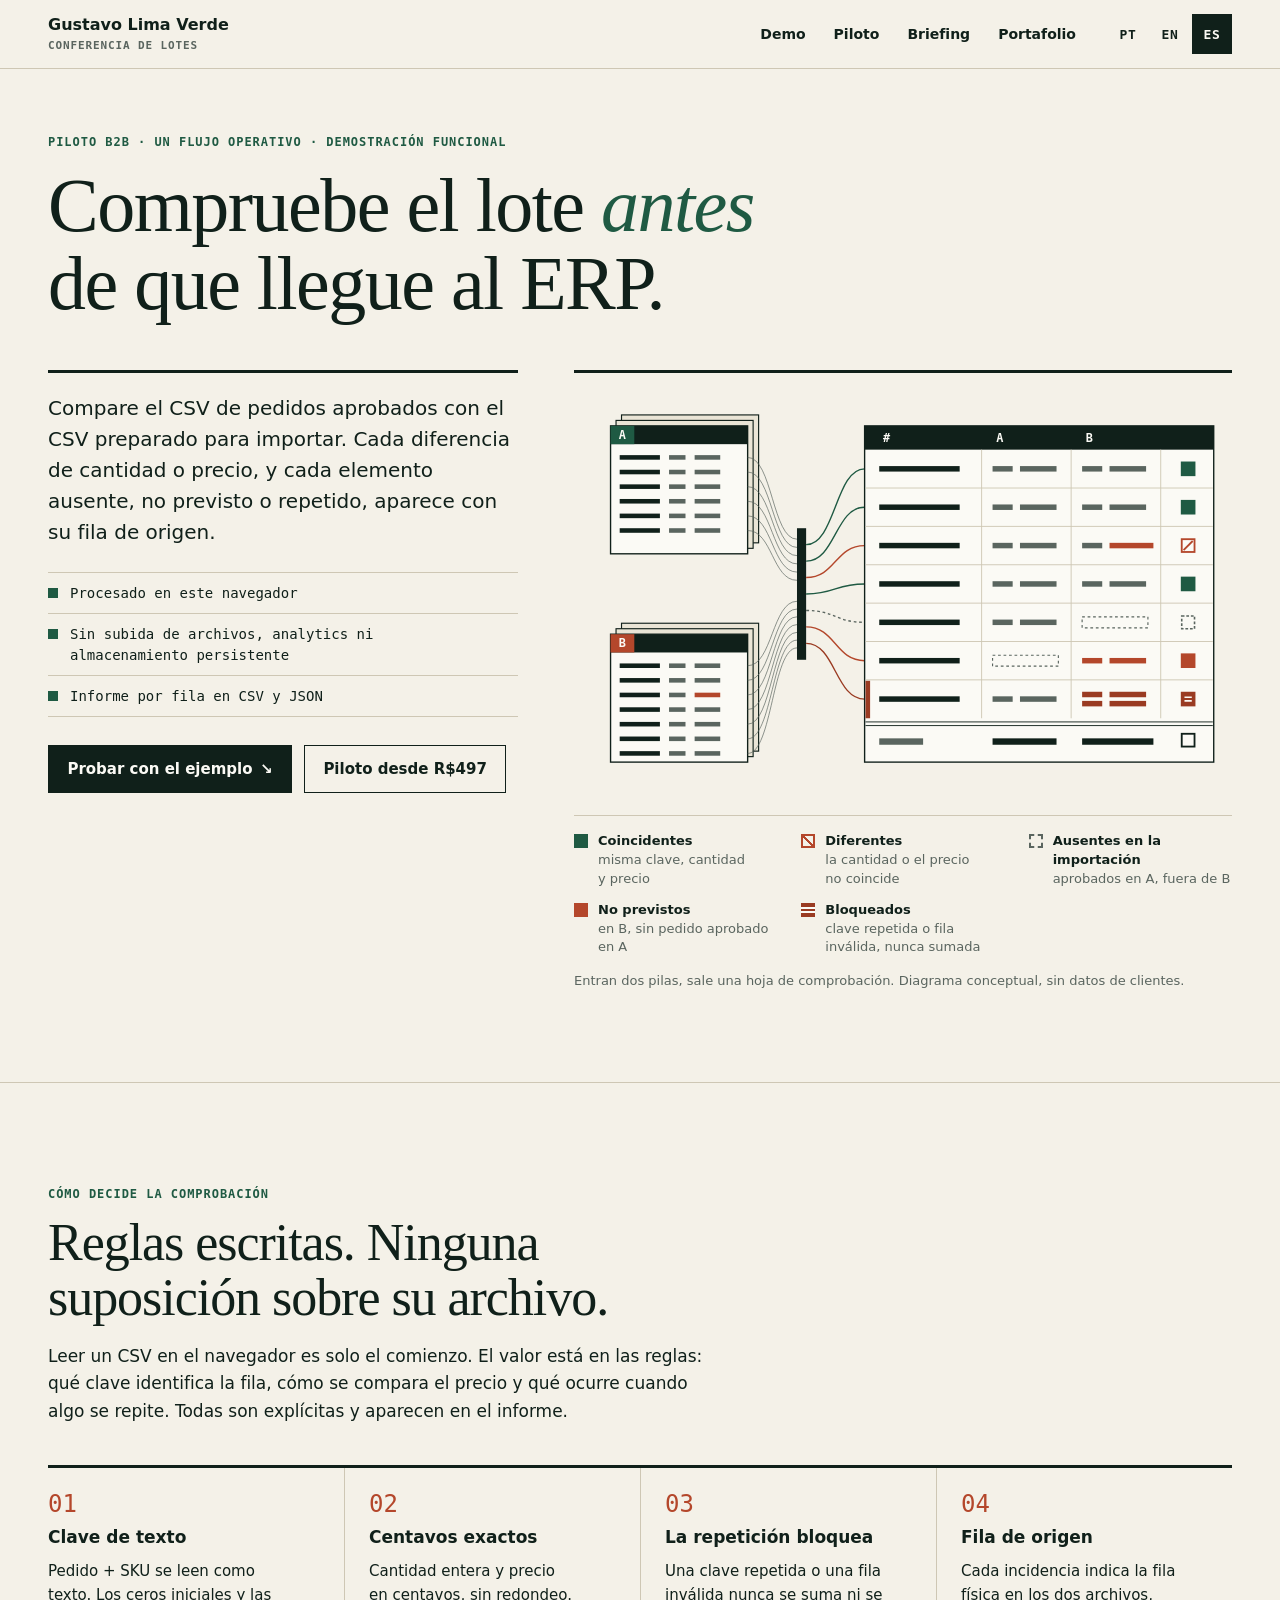
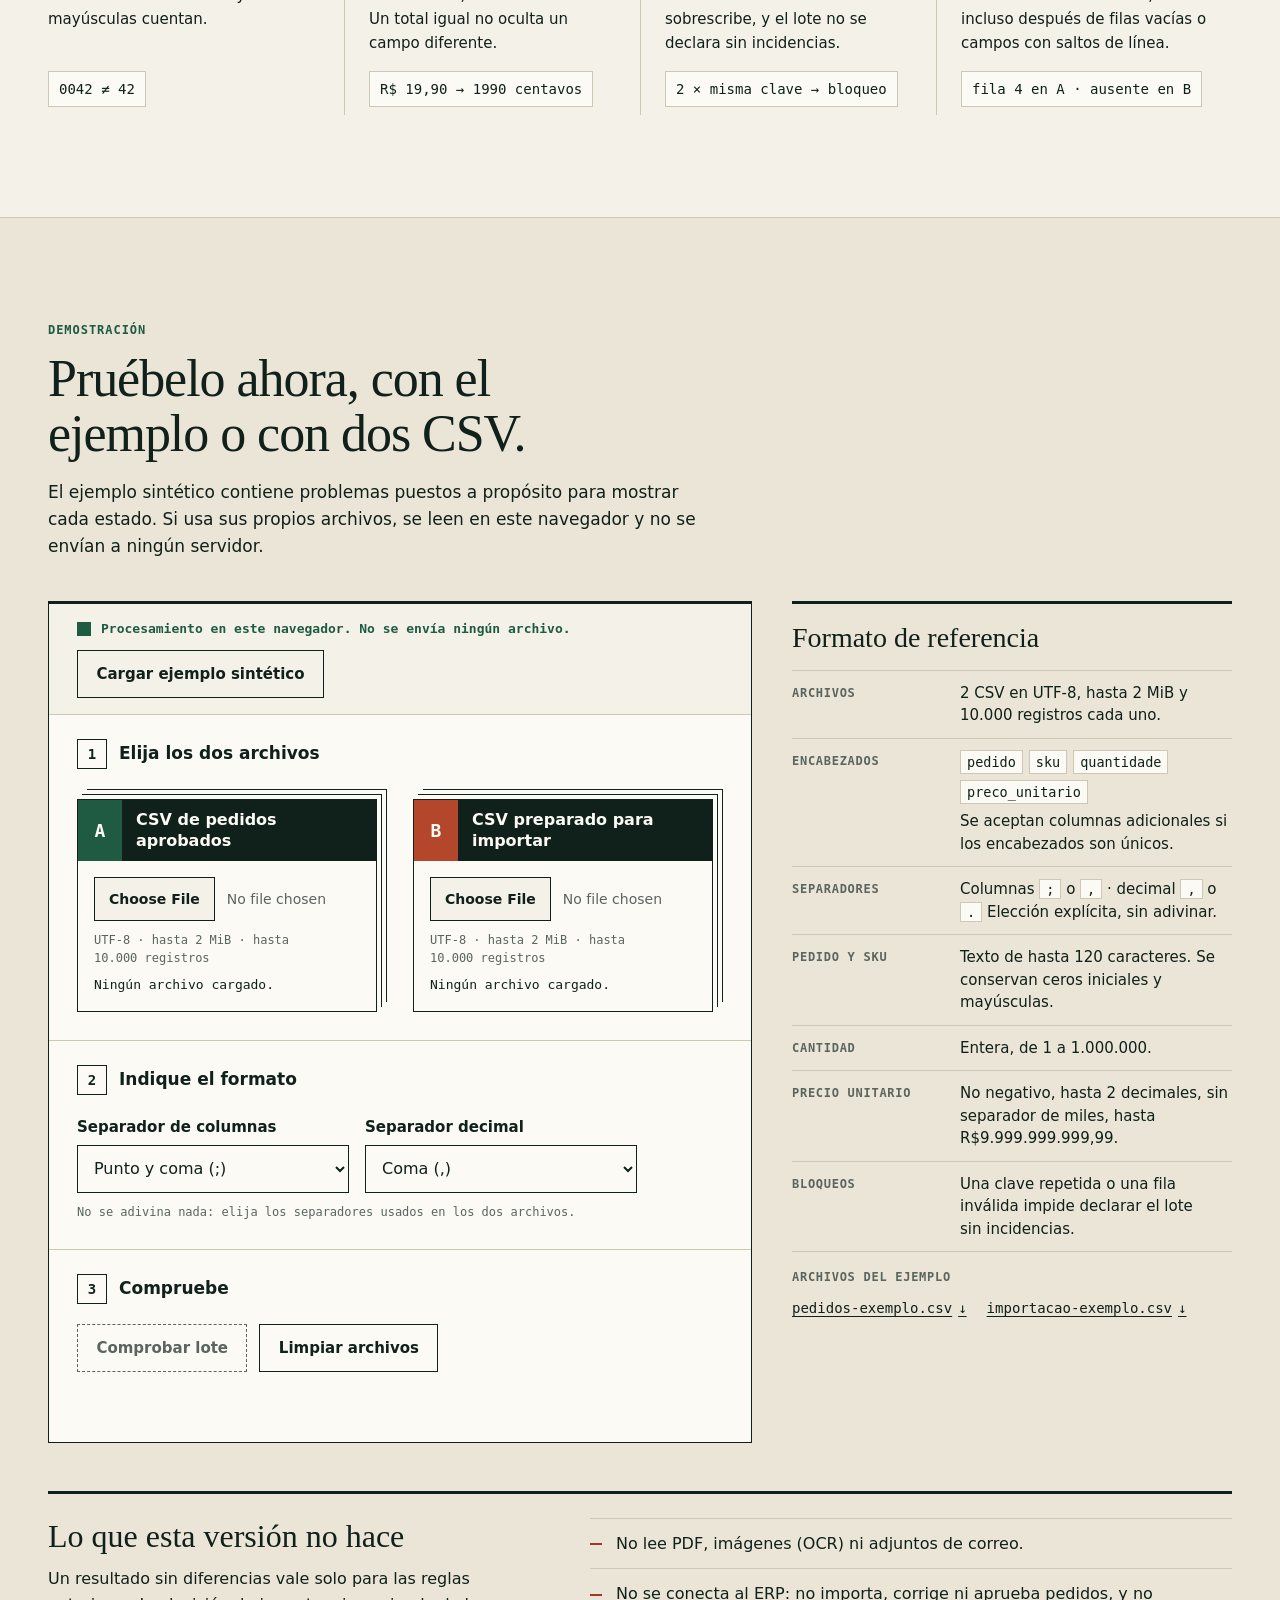
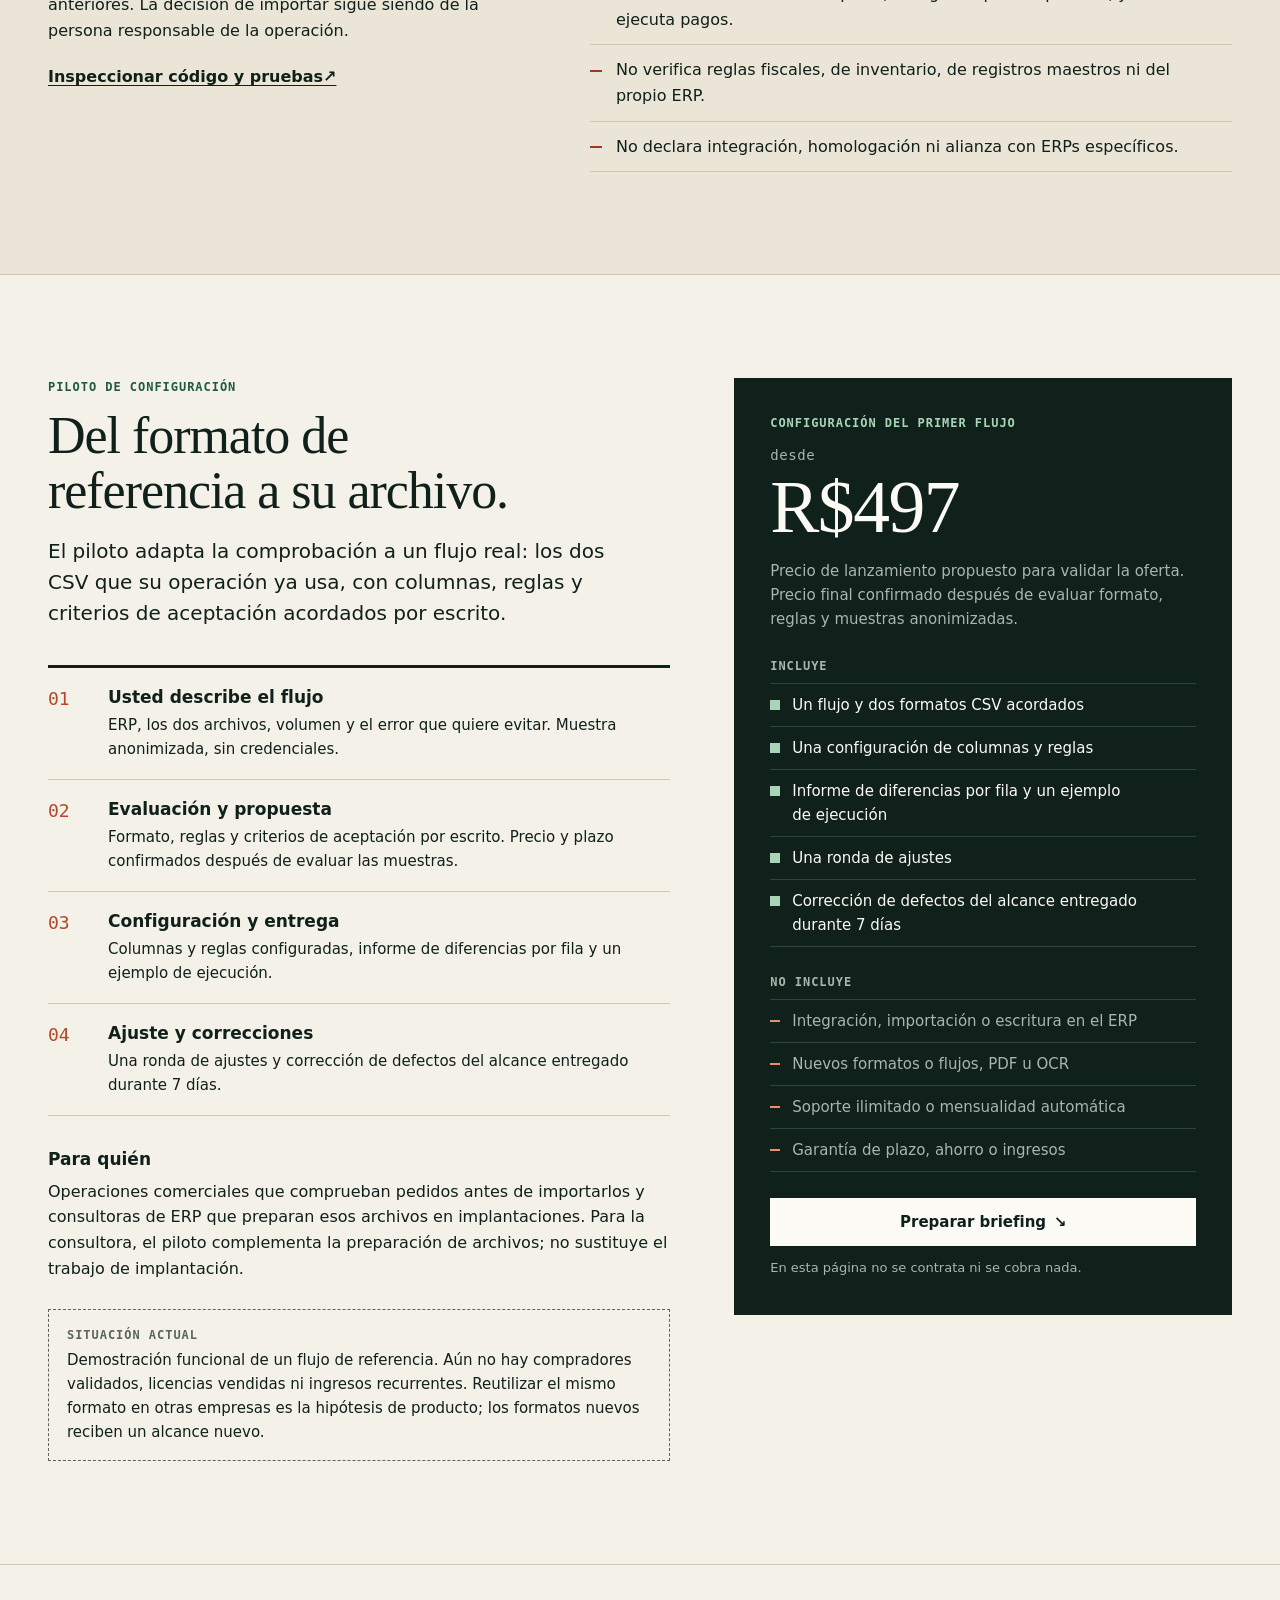
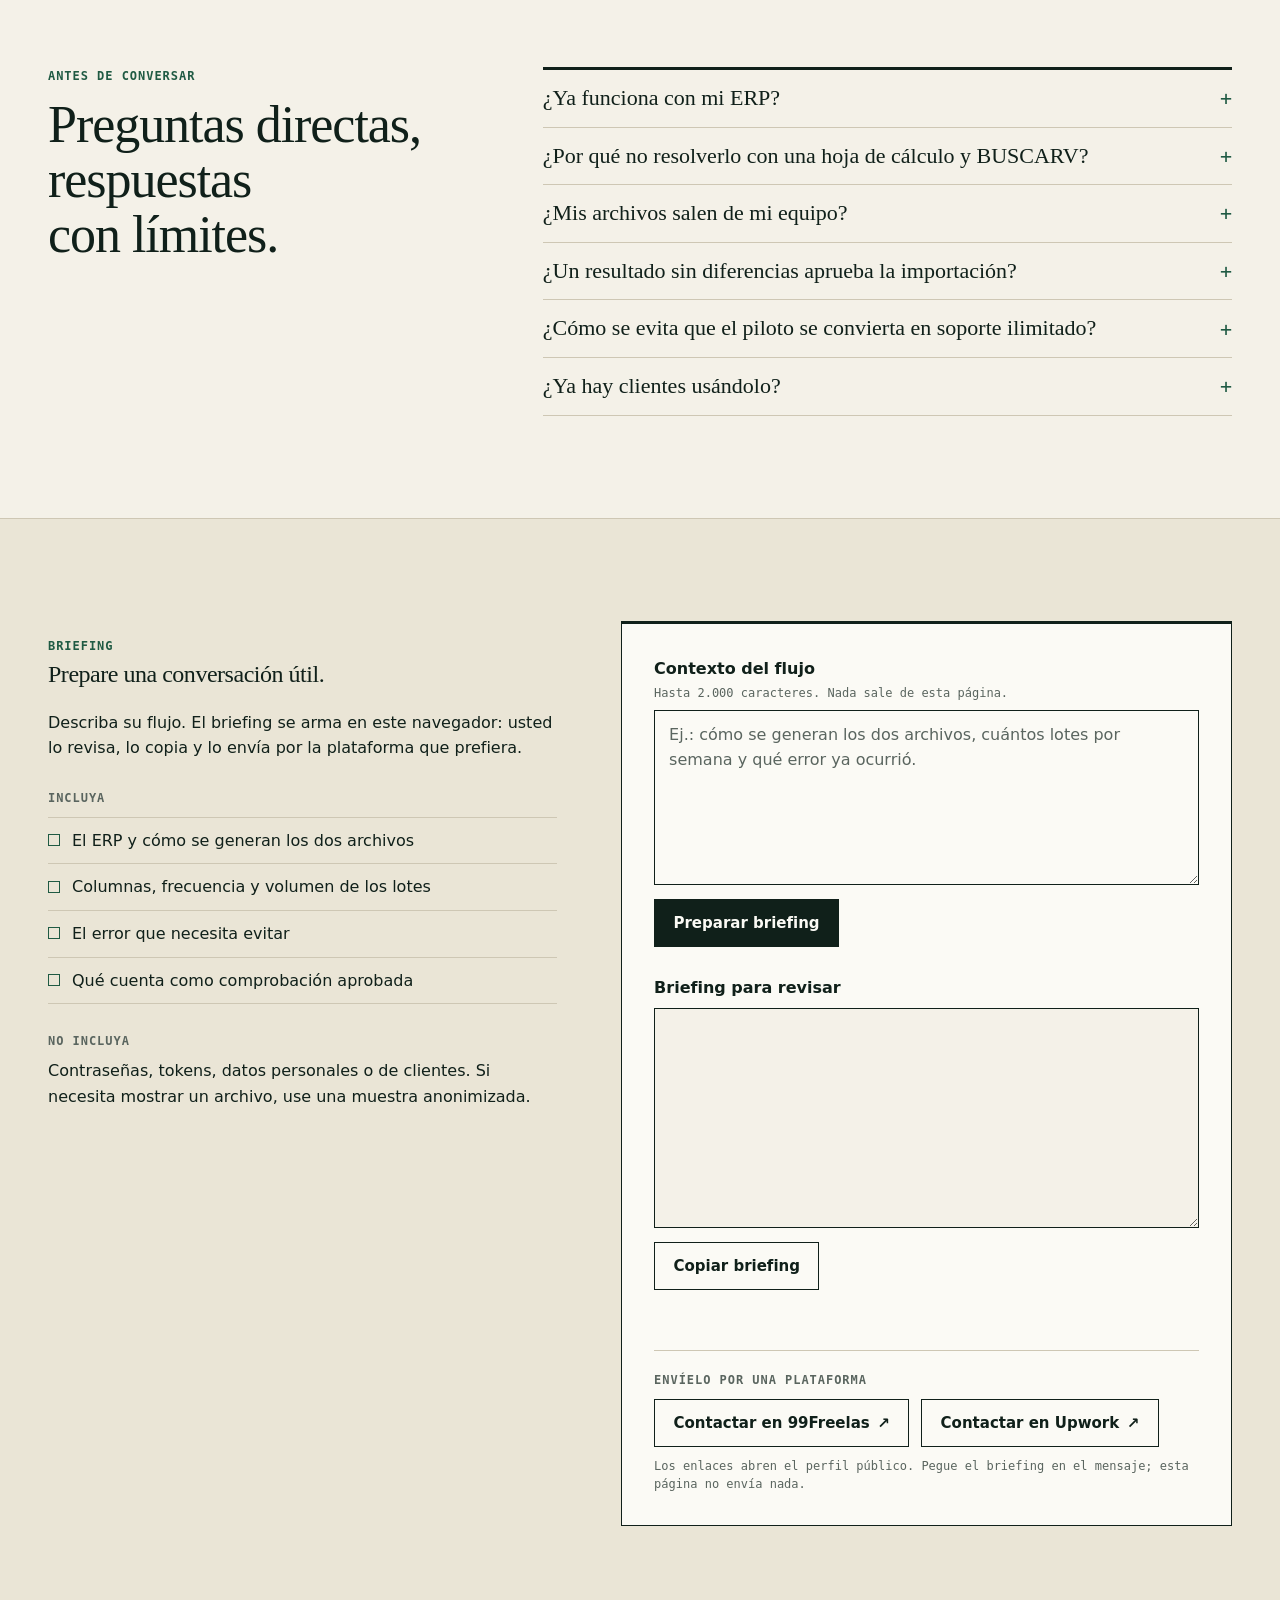
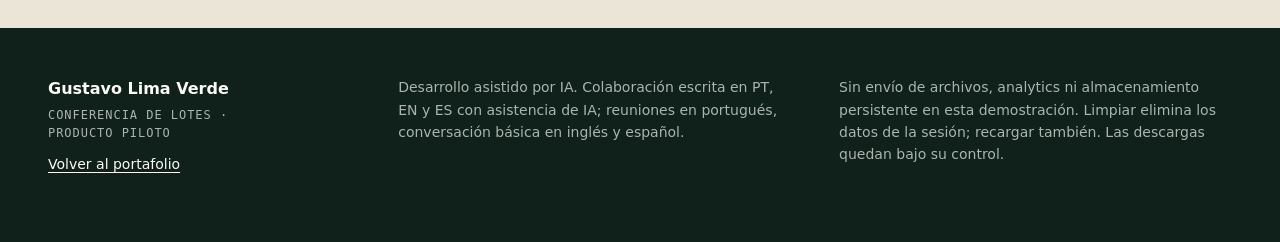
<file: b2b/site/es.html>
<!doctype html>
<html lang="es">
<head>
<meta charset="utf-8">
<meta name="viewport" content="width=device-width, initial-scale=1">
<title>Conferencia de Lotes | Compruebe antes de importar al ERP</title>
<meta name="description" content="Compare el CSV de pedidos aprobados con el CSV preparado para importar al ERP. Diferencias por pedido y SKU, con la fila de origen de cada incidencia, procesadas en su navegador.">
<meta name="color-scheme" content="light">
<link rel="icon" href="../favicon.svg">
<link rel="stylesheet" href="styles.css?v=b380e5b20248">
</head>
<body>
<a class="skip" href="#demo">Ir a la demostración</a>
<header class="site-header">
<div class="wrap header-row">
<a class="brand" href="../es.html">Gustavo Lima Verde<span>Conferencia de Lotes</span></a>
<nav class="nav-pages" aria-label="En esta página"><a href="#demo">Demo</a><a href="#pilot">Piloto</a><a href="#brief">Briefing</a><a href="../es.html">Portafolio</a></nav>
<nav class="nav-langs" aria-label="Idioma"><a href="index.html" lang="pt-BR" hreflang="pt-BR" title="Português">PT</a><a href="en.html" lang="en" hreflang="en" title="English">EN</a><a href="es.html" lang="es" hreflang="es" title="Español" aria-current="page">ES</a></nav>
</div>
</header>

<main>
<section class="hero" aria-labelledby="hero-title">
<div class="wrap">
<p class="eyebrow">Piloto B2B <span aria-hidden="true">·</span> un flujo operativo <span aria-hidden="true">·</span> demostración funcional</p>
<h1 id="hero-title">Compruebe el lote <em>antes</em> de que llegue al ERP.</h1>
<div class="hero-grid">
<div class="hero-copy">
<p class="lead">Compare el CSV de pedidos aprobados con el CSV preparado para importar. Cada diferencia de cantidad o precio, y cada elemento ausente, no previsto o repetido, aparece con su fila de origen.</p>
<ul class="facts">
<li>Procesado en este navegador</li>
<li>Sin subida de archivos, analytics ni almacenamiento persistente</li>
<li>Informe por fila en CSV y JSON</li>
</ul>
<div class="actions"><a class="button primary" href="#demo">Probar con el ejemplo <span aria-hidden="true">&#8600;</span></a><a class="button" href="#pilot">Piloto desde R$497</a></div>
</div>
<figure class="hero-figure">
<img src="assets/flow.svg?v=7cdf267e70e1" width="720" height="440" alt="Diagrama: la pila A, de pedidos aprobados, y la pila B, preparada para el ERP, pasan por la clave pedido + SKU y se convierten en una hoja de comprobación con un estado por fila.">
<ul class="legend" aria-label="Estado de cada fila en el informe">
<li><span class="mk mk-matched" aria-hidden="true"></span><span><b>Coincidentes</b> misma clave, cantidad y precio</span></li>
<li><span class="mk mk-changed" aria-hidden="true"></span><span><b>Diferentes</b> la cantidad o el precio no coincide</span></li>
<li><span class="mk mk-missing" aria-hidden="true"></span><span><b>Ausentes en la importación</b> aprobados en A, fuera de B</span></li>
<li><span class="mk mk-unexpected" aria-hidden="true"></span><span><b>No previstos</b> en B, sin pedido aprobado en A</span></li>
<li><span class="mk mk-blocked" aria-hidden="true"></span><span><b>Bloqueados</b> clave repetida o fila inválida, nunca sumada</span></li>
</ul>
<figcaption>Entran dos pilas, sale una hoja de comprobación. Diagrama conceptual, sin datos de clientes.</figcaption>
</figure>
</div>
</div>
</section>

<section class="rules" id="rules" aria-labelledby="rules-title">
<div class="wrap">
<div class="section-head">
<p class="eyebrow">Cómo decide la comprobación</p>
<h2 id="rules-title">Reglas escritas. Ninguna suposición sobre su archivo.</h2>
<p>Leer un CSV en el navegador es solo el comienzo. El valor está en las reglas: qué clave identifica la fila, cómo se compara el precio y qué ocurre cuando algo se repite. Todas son explícitas y aparecen en el informe.</p>
</div>
<ol class="rule-list">
<li><h3>Clave de texto</h3><p>Pedido + SKU se leen como texto. Los ceros iniciales y las mayúsculas cuentan.</p><p class="specimen"><code>0042 ≠ 42</code></p></li>
<li><h3>Centavos exactos</h3><p>Cantidad entera y precio en centavos, sin redondeo. Un total igual no oculta un campo diferente.</p><p class="specimen"><code>R$ 19,90 → 1990 centavos</code></p></li>
<li><h3>La repetición bloquea</h3><p>Una clave repetida o una fila inválida nunca se suma ni se sobrescribe, y el lote no se declara sin incidencias.</p><p class="specimen"><code>2 × misma clave → bloqueo</code></p></li>
<li><h3>Fila de origen</h3><p>Cada incidencia indica la fila física en los dos archivos, incluso después de filas vacías o campos con saltos de línea.</p><p class="specimen"><code>fila 4 en A · ausente en B</code></p></li>
</ol>
</div>
</section>

<section id="demo" class="demo" aria-labelledby="demo-title">
<div class="wrap">
<div class="section-head">
<p class="eyebrow">Demostración</p>
<h2 id="demo-title">Pruébelo ahora, con el ejemplo o con dos CSV.</h2>
<p>El ejemplo sintético contiene problemas puestos a propósito para mostrar cada estado. Si usa sus propios archivos, se leen en este navegador y no se envían a ningún servidor.</p>
</div>
<div class="bench-grid">
<div class="bench">
<div class="bench-top">
<p class="local-note"><span class="mk mk-matched" aria-hidden="true"></span>Procesamiento en este navegador. No se envía ningún archivo.</p>
<button type="button" id="demo-btn">Cargar ejemplo sintético</button>
</div>
<ol class="steps">
<li class="step">
<h3>Elija los dos archivos</h3>
<div class="file-grid">
<div class="file-box file-a">
<label for="expected-file"><span class="tag">A</span><span>CSV de pedidos aprobados</span></label>
<div class="file-body">
<input id="expected-file" type="file" accept=".csv,text/csv" aria-describedby="expected-hint">
<p class="hint" id="expected-hint">UTF-8 · hasta 2 MiB · hasta 10.000 registros</p>
<p id="expected-status" class="file-status" aria-live="polite"></p>
</div>
</div>
<div class="file-box file-b">
<label for="actual-file"><span class="tag">B</span><span>CSV preparado para importar</span></label>
<div class="file-body">
<input id="actual-file" type="file" accept=".csv,text/csv" aria-describedby="actual-hint">
<p class="hint" id="actual-hint">UTF-8 · hasta 2 MiB · hasta 10.000 registros</p>
<p id="actual-status" class="file-status" aria-live="polite"></p>
</div>
</div>
</div>
</li>
<li class="step">
<h3>Indique el formato</h3>
<div class="options">
<div class="field"><label for="delimiter">Separador de columnas</label><select id="delimiter"><option value=";">Punto y coma (;)</option><option value=",">Coma (,)</option></select></div>
<div class="field"><label for="decimal">Separador decimal</label><select id="decimal"><option value=",">Coma (,)</option><option value=".">Punto (.)</option></select></div>
</div>
<p class="hint">No se adivina nada: elija los separadores usados en los dos archivos.</p>
</li>
<li class="step">
<h3>Compruebe</h3>
<div class="actions"><button type="button" class="primary" id="compare-btn" disabled>Comprobar lote</button><button type="button" id="clear-btn">Limpiar archivos</button></div>
<p id="run-status" aria-live="polite"></p>
<div id="errors-output" role="alert"></div>
</li>
</ol>
</div>
<aside class="spec" aria-labelledby="spec-title">
<h3 id="spec-title">Formato de referencia</h3>
<dl>
<div><dt>Archivos</dt><dd>2 CSV en UTF-8, hasta 2 MiB y 10.000 registros cada uno.</dd></div>
<div><dt>Encabezados</dt><dd><span class="chips"><code>pedido</code> <code>sku</code> <code>quantidade</code> <code>preco_unitario</code></span>Se aceptan columnas adicionales si los encabezados son únicos.</dd></div>
<div><dt>Separadores</dt><dd>Columnas <code>;</code> o <code>,</code> · decimal <code>,</code> o <code>.</code> Elección explícita, sin adivinar.</dd></div>
<div><dt>Pedido y SKU</dt><dd>Texto de hasta 120 caracteres. Se conservan ceros iniciales y mayúsculas.</dd></div>
<div><dt>Cantidad</dt><dd>Entera, de 1 a 1.000.000.</dd></div>
<div><dt>Precio unitario</dt><dd>No negativo, hasta 2 decimales, sin separador de miles, hasta R$9.999.999.999,99.</dd></div>
<div><dt>Bloqueos</dt><dd>Una clave repetida o una fila inválida impide declarar el lote sin incidencias.</dd></div>
</dl>
<p class="samples"><span>Archivos del ejemplo</span><a href="examples/pedidos-exemplo.csv?v=1f6373cab3e9" download>pedidos-exemplo.csv <span aria-hidden="true">&#8595;</span></a><a href="examples/importacao-exemplo.csv?v=7b88835e3aa6" download>importacao-exemplo.csv <span aria-hidden="true">&#8595;</span></a></p>
</aside>
</div>

<section id="results-section" hidden aria-labelledby="results-title">
<div class="results-head"><h3 id="results-title">Resultado de la comprobación</h3><p>Calculado en este navegador a partir de los dos archivos cargados.</p></div>
<div id="summary-output"></div>
<div id="report-output"></div>
<div class="actions export-row"><button type="button" id="export-csv-btn" disabled>Descargar informe CSV</button><button type="button" id="export-json-btn" disabled>Descargar informe JSON</button></div>
<p class="hint">La descarga solo ocurre cuando usted hace clic. El CSV neutraliza contenidos que podrían convertirse en fórmula; el JSON registra el SHA-256 de los dos archivos.</p>
</section>

<div class="bounds">
<div class="bounds-copy">
<h3>Lo que esta versión no hace</h3>
<p>Un resultado sin diferencias vale solo para las reglas anteriores. La decisión de importar sigue siendo de la persona responsable de la operación.</p>
<p><a href="https://github.com/GustavoPMLV/freelance-software-evidence/tree/main/b2b">Inspeccionar código y pruebas <span aria-hidden="true">&#8599;</span></a></p>
</div>
<ul>
<li>No lee PDF, imágenes (OCR) ni adjuntos de correo.</li>
<li>No se conecta al ERP: no importa, corrige ni aprueba pedidos, y no ejecuta pagos.</li>
<li>No verifica reglas fiscales, de inventario, de registros maestros ni del propio ERP.</li>
<li>No declara integración, homologación ni alianza con ERPs específicos.</li>
</ul>
</div>
<noscript><p class="noscript">La comprobación necesita JavaScript para leer los archivos en este navegador. No se envía ningún archivo.</p></noscript>
</div>
</section>

<section id="pilot" class="pilot" aria-labelledby="pilot-title">
<div class="wrap pilot-grid">
<div class="pilot-main">
<p class="eyebrow">Piloto de configuración</p>
<h2 id="pilot-title">Del formato de referencia a su archivo.</h2>
<p class="lead">El piloto adapta la comprobación a un flujo real: los dos CSV que su operación ya usa, con columnas, reglas y criterios de aceptación acordados por escrito.</p>
<ol class="process">
<li><h3>Usted describe el flujo</h3><p>ERP, los dos archivos, volumen y el error que quiere evitar. Muestra anonimizada, sin credenciales.</p></li>
<li><h3>Evaluación y propuesta</h3><p>Formato, reglas y criterios de aceptación por escrito. Precio y plazo confirmados después de evaluar las muestras.</p></li>
<li><h3>Configuración y entrega</h3><p>Columnas y reglas configuradas, informe de diferencias por fila y un ejemplo de ejecución.</p></li>
<li><h3>Ajuste y correcciones</h3><p>Una ronda de ajustes y corrección de defectos del alcance entregado durante 7 días.</p></li>
</ol>
<div class="who">
<h3>Para quién</h3>
<p>Operaciones comerciales que comprueban pedidos antes de importarlos y consultoras de ERP que preparan esos archivos en implantaciones. Para la consultora, el piloto complementa la preparación de archivos; no sustituye el trabajo de implantación.</p>
</div>
<p class="status-note"><strong>Situación actual</strong>Demostración funcional de un flujo de referencia. Aún no hay compradores validados, licencias vendidas ni ingresos recurrentes. Reutilizar el mismo formato en otras empresas es la hipótesis de producto; los formatos nuevos reciben un alcance nuevo.</p>
</div>
<aside class="offer" aria-labelledby="offer-title">
<p class="eyebrow" id="offer-title">Configuración del primer flujo</p>
<p class="price"><span>desde</span>R$497</p>
<p class="price-note">Precio de lanzamiento propuesto para validar la oferta. Precio final confirmado después de evaluar formato, reglas y muestras anonimizadas.</p>
<h3>Incluye</h3>
<ul class="offer-in">
<li>Un flujo y dos formatos CSV acordados</li>
<li>Una configuración de columnas y reglas</li>
<li>Informe de diferencias por fila y un ejemplo de ejecución</li>
<li>Una ronda de ajustes</li>
<li>Corrección de defectos del alcance entregado durante 7 días</li>
</ul>
<h3>No incluye</h3>
<ul class="offer-out">
<li>Integración, importación o escritura en el ERP</li>
<li>Nuevos formatos o flujos, PDF u OCR</li>
<li>Soporte ilimitado o mensualidad automática</li>
<li>Garantía de plazo, ahorro o ingresos</li>
</ul>
<a class="button primary" href="#brief">Preparar briefing <span aria-hidden="true">&#8600;</span></a>
<p class="fine">En esta página no se contrata ni se cobra nada.</p>
</aside>
</div>
</section>

<section id="faq" class="faq" aria-labelledby="faq-title">
<div class="wrap faq-grid">
<div class="section-head">
<p class="eyebrow">Antes de conversar</p>
<h2 id="faq-title">Preguntas directas, respuestas con límites.</h2>
</div>
<div class="faq-list">
<details><summary>¿Ya funciona con mi ERP?</summary><p>La demostración compara el formato de referencia descrito arriba. Su formato debe evaluarse en el piloto. No se declara integración, homologación ni alianza con ERPs específicos.</p></details>
<details><summary>¿Por qué no resolverlo con una hoja de cálculo y BUSCARV?</summary><p>Para una comprobación puntual, puede bastar. El piloto entrega reglas escritas para su formato: clave compuesta, centavos exactos, repeticiones bloqueadas en lugar de sumadas y un informe por fila que otra persona puede volver a comprobar.</p></details>
<details><summary>¿Mis archivos salen de mi equipo?</summary><p>En la demostración, no. La lectura y la comprobación ocurren en este navegador, sin subida, analytics ni almacenamiento persistente. Para evaluar un piloto, comparta solo muestras anonimizadas, sin credenciales ni datos personales.</p></details>
<details><summary>¿Un resultado sin diferencias aprueba la importación?</summary><p>No. Solo informa las reglas comprobadas. Las reglas fiscales, de inventario, de registros y del ERP pueden requerir revisiones adicionales de la persona responsable.</p></details>
<details><summary>¿Cómo se evita que el piloto se convierta en soporte ilimitado?</summary><p>La propuesta registra formatos, reglas, criterios de aceptación y el límite de una ronda de ajustes. Los cambios de formato, integraciones y nuevos flujos reciben otro presupuesto.</p></details>
<details><summary>¿Ya hay clientes usándolo?</summary><p>Todavía no. Es una demostración funcional, sin compradores validados. Los primeros pilotos sirven para confirmar si el problema se repite y si la configuración vale su precio.</p></details>
</div>
</div>
</section>

<section id="brief" class="brief" aria-labelledby="brief-title">
<div class="wrap brief-grid">
<div class="brief-intro">
<p class="eyebrow">Briefing</p>
<h2 id="brief-title">Prepare una conversación útil.</h2>
<p>Describa su flujo. El briefing se arma en este navegador: usted lo revisa, lo copia y lo envía por la plataforma que prefiera.</p>
<h3>Incluya</h3>
<ul class="checklist">
<li>El ERP y cómo se generan los dos archivos</li>
<li>Columnas, frecuencia y volumen de los lotes</li>
<li>El error que necesita evitar</li>
<li>Qué cuenta como comprobación aprobada</li>
</ul>
<h3>No incluya</h3>
<p>Contraseñas, tokens, datos personales o de clientes. Si necesita mostrar un archivo, use una muestra anonimizada.</p>
</div>
<div class="brief-form">
<label for="brief-note">Contexto del flujo</label>
<p class="hint" id="brief-note-hint">Hasta 2.000 caracteres. Nada sale de esta página.</p>
<textarea id="brief-note" maxlength="2000" rows="6" aria-describedby="brief-note-hint" placeholder="Ej.: cómo se generan los dos archivos, cuántos lotes por semana y qué error ya ocurrió."></textarea>
<button type="button" class="primary" id="brief-btn">Preparar briefing</button>
<label for="brief-output">Briefing para revisar</label>
<textarea id="brief-output" readonly rows="9"></textarea>
<div class="actions"><button type="button" id="copy-brief-btn">Copiar briefing</button></div>
<p id="brief-status" aria-live="polite"></p>
<div class="contact">
<p class="contact-title">Envíelo por una plataforma</p>
<div class="actions"><a class="button" href="https://www.99freelas.com.br/user/gustavo-1790992697889">Contactar en 99Freelas <span aria-hidden="true">&#8599;</span></a><a class="button" href="https://www.upwork.com/freelancers/~0153456be778467e4e">Contactar en Upwork <span aria-hidden="true">&#8599;</span></a></div>
<p class="hint">Los enlaces abren el perfil público. Pegue el briefing en el mensaje; esta página no envía nada.</p>
</div>
</div>
</div>
</section>
</main>

<footer class="site-footer">
<div class="wrap footer-grid">
<div>
<p class="footer-brand">Gustavo Lima Verde<span>Conferencia de Lotes · producto piloto</span></p>
<p><a href="../es.html">Volver al portafolio</a></p>
</div>
<p>Desarrollo asistido por IA. Colaboración escrita en PT, EN y ES con asistencia de IA; reuniones en portugués, conversación básica en inglés y español.</p>
<p>Sin envío de archivos, analytics ni almacenamiento persistente en esta demostración. Limpiar elimina los datos de la sesión; recargar también. Las descargas quedan bajo su control.</p>
</div>
</footer>
<script src="engine.js?v=9c5bf84ee2cb"></script><script src="app.js?v=f72cba36847b"></script>
</body>
</html>
</file>
<file: portfolio/styles.css>
/* Gustavo Lima Verde, portfolio redesign 2026-10-03.
   Static site. System fonts only. No external requests, no tracking.
   Fixed colours come from BRAND.md. "Display tints" are proposals for this
   site only, not an official brand change. */

:root{
  /* fixed (BRAND.md) */
  --ink:#10201A;
  --paper:#F4F1E8;
  --verde:#1F5A43;
  --lima:#C6E24B;      /* only on ink, one per screen */
  --clay:#B4472B;      /* baseline / failure, on paper */
  --graphite:#5A655F;
  /* display tints (proposed) */
  --ink-2:#173027;
  --paper-2:#EAE5D6;
  --field:#FBFAF5;
  --rule:#CEC7B4;
  --rule-ink:#2E473B;
  --mint:#A8D5B8;       /* verde readable on ink, 10.3:1 */
  --clay-ink:#E9906F;   /* clay readable on ink, 7.0:1 */
  --graphite-ink:#A9B5AD;
  --verde-deep:#174A37;

  --serif:"Iowan Old Style","Palatino Linotype",Palatino,"Book Antiqua",Charter,"Bitstream Charter",Georgia,serif;
  --sans:system-ui,-apple-system,"Segoe UI",Roboto,"Helvetica Neue",Arial,sans-serif;
  --mono:ui-monospace,"SF Mono","Cascadia Mono",Menlo,Consolas,"DejaVu Sans Mono","Liberation Mono",monospace;

  --gutter:clamp(16px,4.2vw,48px);
  --maxw:1280px;
  --sec:clamp(64px,8.5vw,128px);
  --ease:cubic-bezier(.16,1,.3,1);
  color-scheme:light;
}

/* ---------- base ---------- */
*,*::before,*::after{box-sizing:border-box}
html{-webkit-text-size-adjust:100%;text-size-adjust:100%}
@media (prefers-reduced-motion:no-preference){html{scroll-behavior:smooth}}
body{margin:0;background:var(--paper);color:var(--ink);font:400 1rem/1.6 var(--sans);font-kerning:normal}
img,svg{max-width:100%}
a{color:inherit;text-decoration-thickness:1px;text-underline-offset:.18em}
a:hover{text-decoration-thickness:2px}
p{margin:0}
h1,h2,h3,h4{font-family:var(--serif);font-weight:400;margin:0;letter-spacing:-.02em;text-wrap:balance}
button,input,select,textarea{font:inherit;color:inherit}
button{cursor:pointer}
code{font-family:var(--mono);font-size:.92em}
:focus-visible{outline:3px solid var(--verde);outline-offset:3px}
.on-ink :focus-visible{outline-color:var(--lima)}
::selection{background:var(--ink);color:var(--paper)}

.wrap{width:100%;max-width:calc(var(--maxw) + 2 * var(--gutter));margin-inline:auto;padding-inline:var(--gutter)}
.vh{position:absolute!important;width:1px;height:1px;padding:0;margin:-1px;overflow:hidden;clip:rect(0 0 0 0);white-space:nowrap;border:0}
.skip{position:absolute;left:8px;top:-120px;z-index:50;background:var(--ink);color:var(--paper);padding:12px 16px;font-weight:600;text-decoration:none}
.skip:focus{top:8px}
[hidden],.hidden{display:none!important}
[id]{scroll-margin-top:84px}

.eyebrow{font:500 .75rem/1.4 var(--mono);letter-spacing:.08em;text-transform:uppercase;color:var(--graphite)}
.num,.legend dd,.price-num,.cmp-num,.score b,.cat-price,.zero b{font-variant-numeric:tabular-nums lining-nums}

/* ---------- buttons ---------- */
.btn{display:inline-flex;align-items:center;justify-content:center;gap:.55em;min-height:48px;padding:0 22px;
  font:600 .9375rem/1.15 var(--sans);text-decoration:none;text-align:center;
  border:1.5px solid var(--ink);background:transparent;color:var(--ink);
  transition:background-color .2s ease,color .2s ease,border-color .2s ease,transform .2s var(--ease)}
.btn:hover{background:var(--ink);color:var(--paper);text-decoration:none}
.btn:active{transform:translateY(1px)}
.btn-primary{background:var(--ink);color:var(--paper)}
.btn-primary:hover{background:var(--verde);border-color:var(--verde)}
.arr{display:inline-block;transition:transform .25s var(--ease)}
.btn:hover .arr,.cat-cta:hover .arr,.file:hover .arr{transform:translateX(3px)}

/* ---------- header ---------- */
.site-header{position:sticky;top:0;z-index:20;background:var(--paper);border-bottom:1px solid var(--rule)}
.bar{display:flex;align-items:center;gap:clamp(12px,2vw,28px);min-height:64px}
.brand{margin-right:auto;display:flex;flex-direction:column;text-decoration:none;font:650 1.0625rem/1.15 var(--sans);letter-spacing:-.015em}
.brand span{margin-top:3px;font:500 .6875rem/1.3 var(--mono);letter-spacing:.05em;text-transform:uppercase;color:var(--graphite)}
.nav{display:flex;gap:2px}
.nav a{display:inline-flex;align-items:center;min-height:44px;padding:0 12px;font-size:.9375rem;font-weight:500;text-decoration:none}
.nav a:hover{background:var(--paper-2)}
.lang{display:flex;border:1.5px solid var(--ink);font:600 .75rem/1 var(--mono);letter-spacing:.04em}
.lang span,.lang a{display:inline-flex;align-items:center;justify-content:center;min-width:42px;min-height:36px;padding:0 8px;text-decoration:none}
.lang span{background:var(--ink);color:var(--paper)}
.lang a:hover{background:var(--paper-2)}

/* ---------- hero ---------- */
.hero{padding-block:clamp(36px,5.5vw,80px) clamp(48px,6vw,88px)}
.hero h1{margin-top:clamp(14px,1.6vw,22px);font-size:clamp(2.6rem,1rem + 7vw,7.25rem);line-height:1.02;letter-spacing:-.04em;padding-bottom:.06em;max-width:12em}
.hero h1 em{font-style:italic;color:var(--verde);letter-spacing:-.03em}
.hero-row{display:grid;grid-template-columns:minmax(0,5fr) minmax(0,7fr);gap:clamp(28px,5vw,80px);align-items:start;margin-top:clamp(28px,3.6vw,52px)}
.hero-copy{padding-top:clamp(4px,1vw,14px)}
.lead{font-size:clamp(1.125rem,1rem + .45vw,1.375rem);line-height:1.5;max-width:34ch;color:var(--ink)}
.actions{display:flex;flex-wrap:wrap;gap:12px;margin-top:28px}

/* exhibit plate */
.plate{position:relative;isolation:isolate;overflow:hidden;margin:0;background:var(--ink);color:var(--paper);padding:clamp(18px,2.4vw,34px)}
.plate a{color:var(--paper)}
.plate-art{position:absolute;inset:0;z-index:-1;pointer-events:none}
.plate-photo{position:absolute;inset:0;width:100%;height:100%;object-fit:cover;object-position:72% 18%;opacity:.42}
.plate.has-photo .plate-mark{display:none}
.plate.has-photo::after{content:"";position:absolute;inset:0;z-index:-1;background:rgba(16,32,26,.38)} /* legibility scrim over generated art */
.plate-mark{position:absolute;right:-6%;top:-7%;width:min(42%,250px);height:auto}
.plate-head{display:flex;align-items:center;justify-content:space-between;gap:12px;padding-bottom:14px;border-bottom:1px solid var(--rule-ink);font:500 .75rem/1.3 var(--mono);letter-spacing:.06em;text-transform:uppercase;color:var(--graphite-ink)}
.tag{flex:none;border:1px solid var(--graphite-ink);padding:4px 8px;color:var(--paper)}
.plate-claim{margin:22px 0 6px;font:400 clamp(1.4rem,1rem + 1.5vw,2.25rem)/1.12 var(--serif);letter-spacing:-.02em;max-width:19ch;text-wrap:balance}

.flow{position:relative;padding-top:26px;margin:10px 0 20px}
.flow-gate{position:absolute;top:0;left:45.4%;transform:translateX(-50%);font:500 .6875rem/1 var(--mono);letter-spacing:.06em;text-transform:uppercase;color:var(--paper);white-space:nowrap}
.flow-fig{position:relative}
.flow svg{display:block;width:100%;height:auto;overflow:visible}
.b-src,.b-dst{fill:var(--paper)}
.b-unique{fill:var(--mint)}
.b-repeat{fill:var(--clay-ink);opacity:.92}
.b-ghost{fill:none;stroke:var(--clay-ink);stroke-width:1.5;stroke-dasharray:5 5}
.b-gate{fill:var(--paper)}
.flow-ghost-label{position:absolute;left:72.5%;top:67%;transform:translate(-50%,-50%);width:max-content;max-width:46%;text-align:center;font:500 .75rem/1.3 var(--mono);color:var(--clay-ink)}
.flow-ghost-label b{display:block;font-size:1.05rem;font-weight:600}

.legend{display:grid;grid-template-columns:repeat(3,minmax(0,1fr));gap:12px clamp(12px,1.6vw,22px);margin:0}
.legend div{border-top:3px solid var(--k,var(--paper));padding-top:9px;min-width:0}
.legend .k-src{--k:var(--paper)}
.legend .k-eff{--k:var(--mint)}
.legend .k-rep{--k:var(--clay-ink)}
.legend dt{font-size:.8125rem;line-height:1.3;color:var(--graphite-ink)}
.legend dd{margin:6px 0 0;font:500 clamp(1.35rem,.9rem + 1.3vw,2.1rem)/1 var(--mono);letter-spacing:-.04em}

.zero{display:flex;align-items:center;gap:16px;margin-top:22px;padding-top:18px;border-top:1px solid var(--rule-ink)}
.zero b{flex:none;font:500 clamp(3.25rem,2rem + 3.4vw,5rem)/.85 var(--mono);letter-spacing:-.05em;color:var(--lima)}
.zero span{font-size:.9375rem;line-height:1.4;max-width:26ch}
.plate-foot{margin-top:20px;font:400 .75rem/1.6 var(--mono);color:var(--graphite-ink)}
.plate-foot a{color:var(--paper)}

/* ---------- sources strip ---------- */
.sources{border-block:1px solid var(--rule);background:var(--paper-2)}
.sources-in{display:grid;grid-template-columns:minmax(0,3fr) minmax(0,9fr);gap:clamp(16px,3vw,48px);padding-block:clamp(22px,3vw,34px);align-items:start}
.sources-title{font:600 1rem/1.35 var(--sans);letter-spacing:-.01em}
.sources-title + p{margin-top:6px;font-size:.875rem;color:var(--graphite);max-width:32ch}
.cites{list-style:none;margin:0;padding:0;display:grid;grid-template-columns:repeat(3,minmax(0,1fr));gap:0}
.cites li{min-width:0}
.cites li + li{border-left:1px solid var(--rule)}
.cites a{display:flex;flex-direction:column;gap:4px;height:100%;padding:4px clamp(12px,1.6vw,22px);text-decoration:none}
.cites li:first-child a{padding-left:0}
.cite-k{font:600 .75rem/1.3 var(--mono);letter-spacing:.06em;text-transform:uppercase;color:var(--graphite)}
.cite-v{font-size:1rem;font-weight:600;text-decoration:underline;text-decoration-thickness:1px;text-underline-offset:.2em}
.cites a:hover .cite-v{text-decoration-thickness:2px}
.cite-u{font:400 .75rem/1.4 var(--mono);color:var(--graphite);overflow-wrap:anywhere}

/* ---------- section heads ---------- */
.sec-head{max-width:46rem;margin-bottom:clamp(36px,5vw,64px)}
.sec-head h2,.process h2,.about h2,.brief h2{font-size:clamp(2.15rem,1.2rem + 3.3vw,4rem);line-height:1.03;letter-spacing:-.035em}
.sec-head p{margin-top:18px;font-size:clamp(1.0625rem,1rem + .25vw,1.1875rem);line-height:1.55;color:var(--graphite);max-width:52ch}

/* ---------- services: ladder ---------- */
.services{padding-top:var(--sec)}
.ladder{list-style:none;margin:0;padding:0;display:grid;grid-template-columns:repeat(3,minmax(0,1fr));align-items:start}
.rung{position:relative;display:flex;flex-direction:column;min-width:0;padding:22px clamp(16px,2vw,30px) 0;border-top:3px solid var(--ink)}
.rung + .rung{border-left:1px solid var(--rule)}
.rung:nth-child(1){margin-top:clamp(0px,6vw,104px)}
.rung:nth-child(2){margin-top:clamp(0px,3vw,52px)}
.rung:first-child{padding-left:0}
.rung-when{font:500 .75rem/1.3 var(--mono);letter-spacing:.05em;text-transform:uppercase;color:var(--graphite)}
.is-entry .rung-when{color:var(--verde);font-weight:700}
.rung-name{margin-top:18px;font-weight:650;font-size:.9375rem}
.rung h3{margin-top:6px;font-size:clamp(1.6rem,1.1rem + 1.3vw,2.3rem);line-height:1.08;letter-spacing:-.03em}
.price{margin-top:22px;display:flex;flex-direction:column;gap:4px}
.price-pre{font:500 .75rem/1.2 var(--mono);letter-spacing:.05em;text-transform:uppercase;color:var(--graphite)}
.price-num{font:500 clamp(2.4rem,1.6rem + 2.4vw,3.6rem)/1 var(--mono);letter-spacing:-.05em}
.price-cur{font-size:.42em;letter-spacing:0;vertical-align:.95em;margin-right:.18em;color:var(--graphite)}
.rung-desc{margin-top:18px;font-size:.96875rem;line-height:1.55;color:var(--ink);max-width:40ch}
.rung-list{list-style:none;margin:18px 0 26px;padding:0;font-size:.9375rem;line-height:1.45}
.rung-list li{position:relative;padding:7px 0 7px 22px}
.rung-list li::before{content:"";position:absolute;left:0;top:.95em;width:9px;height:9px;border:1.5px solid var(--graphite)}
.is-entry .rung-list li::before{border-color:var(--verde)}
.rung .btn{margin-top:auto;align-self:flex-start}
.fineprint{margin-top:clamp(36px,4vw,52px);font:400 .8125rem/1.65 var(--mono);color:var(--graphite);max-width:92ch}

/* catalog */
.catalog{margin-top:clamp(40px,5vw,64px);border-top:3px solid var(--ink)}
.catalog summary{display:flex;align-items:baseline;justify-content:space-between;gap:16px;padding:22px 0;cursor:pointer;list-style:none}
.catalog summary::-webkit-details-marker{display:none}
.cat-sum-t{font:400 clamp(1.5rem,1.1rem + 1.2vw,2.1rem)/1.15 var(--serif);letter-spacing:-.02em}
.cat-sum-t::after{content:"+";display:inline-block;margin-left:.45em;font-family:var(--mono);color:var(--graphite);transition:transform .25s var(--ease)}
.catalog[open] .cat-sum-t::after{content:"\2212"}
.cat-sum-n{flex:none;font:500 .8125rem/1 var(--mono);letter-spacing:.05em;text-transform:uppercase;color:var(--graphite)}
.cat-tools{display:flex;flex-wrap:wrap;gap:8px;margin:0 0 28px}
.chip{min-height:40px;padding:0 14px;border:1.5px solid var(--graphite);background:transparent;font-size:.875rem;font-weight:600}
.chip span{margin-left:6px;font:500 .75rem var(--mono);color:var(--graphite)}
.chip:hover{border-color:var(--ink)}
.chip[aria-pressed="true"]{background:var(--ink);border-color:var(--ink);color:var(--paper)}
.chip[aria-pressed="true"] span{color:var(--graphite-ink)}
.cat-groups{display:grid;grid-template-columns:repeat(2,minmax(0,1fr));gap:clamp(28px,3.5vw,48px) clamp(24px,4vw,64px);padding-bottom:12px}
.cat-group{min-width:0}
.cat-group h3{font:600 .8125rem/1.3 var(--mono);letter-spacing:.06em;text-transform:uppercase;color:var(--verde);padding-bottom:10px;border-bottom:1.5px solid var(--ink)}
.cat-list{list-style:none;margin:0;padding:0}
.cat-item{display:grid;grid-template-columns:minmax(0,1fr) auto;gap:6px 20px;padding:18px 0}
.cat-item + .cat-item{border-top:1px solid var(--rule)}
.cat-item h4{grid-column:1;font:650 1rem/1.35 var(--sans);letter-spacing:-.01em}
.cat-scope{grid-column:1;font-size:.875rem;line-height:1.5;color:var(--graphite)}
.cat-limit{grid-column:1;font-size:.8125rem;line-height:1.45}
.cat-limit-k,.cat-price-k{display:block;font:500 .6875rem/1.3 var(--mono);letter-spacing:.06em;text-transform:uppercase;color:var(--graphite)}
.cat-limit-k{display:inline;margin-right:8px}
.cat-price{grid-column:2;grid-row:1 / span 2;text-align:right;font:500 1.25rem/1.1 var(--mono);letter-spacing:-.03em;white-space:nowrap}
.cat-cta{grid-column:2;grid-row:3;justify-self:end;align-self:end;display:inline-flex;align-items:center;gap:6px;min-height:36px;font-size:.8125rem;font-weight:600;white-space:nowrap}
.cat-group.is-hidden{display:none}
.cat-groups.is-filtered{grid-template-columns:minmax(0,1fr)}

/* ---------- evidence ---------- */
.work{padding-top:var(--sec)}
.exhibit{border-top:3px solid var(--ink);padding-top:clamp(22px,2.6vw,34px);margin-top:clamp(56px,7vw,104px)}
.sec-head + .exhibit{margin-top:0}
.ex-tag{font:500 .75rem/1.3 var(--mono);letter-spacing:.06em;text-transform:uppercase;color:var(--graphite)}
.ex-head h3{margin-top:12px;font-size:clamp(2.1rem,1.2rem + 3vw,4.2rem);line-height:1;letter-spacing:-.04em}
.ex-sum{margin-top:16px;font-size:1.0625rem;line-height:1.55;max-width:44ch}
.facts{display:grid;grid-template-columns:repeat(2,minmax(0,1fr));gap:14px 20px;margin:24px 0 0;max-width:30rem}
.facts div{border-top:1px solid var(--rule);padding-top:8px;min-width:0}
.facts dt{font-size:.8125rem;line-height:1.3;color:var(--graphite)}
.facts dd{margin:2px 0 0;font:500 1.25rem/1.2 var(--mono);letter-spacing:-.03em}
.ex-link{display:inline-flex;align-items:center;gap:6px;margin-top:22px;font-weight:600;font-size:.9375rem}
.limit{margin-top:18px;font-size:.8125rem;line-height:1.55;color:var(--graphite);max-width:68ch}
.checks{display:inline-flex;align-items:center;gap:8px;font:600 .75rem/1.3 var(--mono);letter-spacing:.05em;text-transform:uppercase;color:var(--verde)}
.checks::before{content:"";width:10px;height:10px;background:var(--verde)}

/* exhibit A */
.ex-a{display:grid;grid-template-columns:minmax(0,5fr) minmax(0,7fr);gap:clamp(28px,5vw,80px)}
.ex-a .ex-body{min-width:0}
.compare{display:grid;grid-template-columns:minmax(0,1fr) minmax(0,1fr);gap:clamp(16px,2.4vw,32px);margin-top:16px}
.cmp{min-width:0}
.cmp-label{display:block;font-size:.875rem;line-height:1.35;color:var(--graphite);min-height:2.7em}
.cmp-num{display:block;margin-top:6px;font:500 clamp(3rem,2rem + 3.6vw,5.5rem)/.9 var(--mono);letter-spacing:-.06em}
.cmp-before .cmp-num{color:var(--clay)}
.cmp-after .cmp-num{color:var(--verde)}
.cmp-bar{display:block;height:14px;margin-top:14px;background:var(--clay);transform-origin:left center}
.cmp-after .cmp-bar{width:3px;background:var(--verde)}
.lv-ready .reveal .cmp-before .cmp-bar{transform:scaleX(0)}
.lv-ready .reveal.in .cmp-before .cmp-bar{transform:scaleX(1);transition:transform 1.1s var(--ease) .1s}

.runner{display:grid;grid-template-columns:minmax(0,5fr) minmax(0,6fr);gap:0;margin-top:clamp(28px,3vw,40px);border:1.5px solid var(--ink)}
.runner-list{margin:0;padding:0;border:0;border-right:1.5px solid var(--ink);min-width:0}
.runner-list legend{float:left;width:100%;padding:12px 16px;font:600 .75rem/1.3 var(--mono);letter-spacing:.05em;text-transform:uppercase;border-bottom:1px solid var(--rule)}
.runner-list legend + *{clear:both}
.run{position:relative;display:grid;grid-template-columns:auto minmax(0,1fr);gap:4px 12px;align-items:start;padding:14px 16px;cursor:pointer;border-bottom:1px solid var(--rule)}
.run:last-child{border-bottom:0}
.run input{position:absolute;opacity:0;inset:0;margin:0;cursor:pointer}
.run-mark{grid-row:1 / span 2;margin-top:2px;display:inline-grid;place-items:center;width:20px;height:20px;border:1.5px solid var(--verde);color:var(--verde);font:700 .75rem/1 var(--mono)}
.run-name{font-size:.9375rem;line-height:1.35;font-weight:600}
.run-state{font:500 .6875rem/1.3 var(--mono);letter-spacing:.06em;text-transform:uppercase;color:var(--verde)}
.run:hover{background:var(--paper-2)}
.run:has(input:checked){background:var(--ink);color:var(--paper)}
.run:has(input:checked) .run-mark{background:var(--lima);border-color:var(--lima);color:var(--ink)}
.run:has(input:checked) .run-state{color:var(--mint)}
.run:has(input:focus-visible){outline:3px solid var(--verde);outline-offset:-3px}
.run.is-checked{background:var(--ink);color:var(--paper)}
.run.is-checked .run-mark{background:var(--lima);border-color:var(--lima);color:var(--ink)}
.run.is-checked .run-state{color:var(--mint)}
.output{margin:0;padding:18px;min-width:0;background:var(--paper-2);font:400 .8125rem/1.7 var(--mono);white-space:pre-wrap;overflow-wrap:anywhere}
.output.is-swapping{opacity:.25}
.js .output{transition:opacity .18s ease}

/* exhibit B */
.ex-b .ex-top{display:grid;grid-template-columns:minmax(0,6fr) minmax(0,6fr);gap:clamp(28px,5vw,80px);align-items:end}
.score{display:grid;grid-template-columns:minmax(0,1fr) auto minmax(0,1fr);align-items:end;gap:10px 18px}
.score-item span{display:block;font-size:.875rem;line-height:1.35;color:var(--graphite);min-height:2.7em}
.score b{display:block;margin-top:6px;font:500 clamp(2.2rem,1.5rem + 2.9vw,4.5rem)/.9 var(--mono);letter-spacing:-.06em}
.score-item.before b{color:var(--graphite)}
.score-item.after b{color:var(--verde)}
.score-arrow{font:400 2rem/1 var(--mono);color:var(--graphite);padding-bottom:.3em}
.score-sub{grid-column:1 / -1;font:400 .8125rem/1.6 var(--mono);color:var(--graphite);border-top:1px solid var(--rule);padding-top:10px}
.ex-b .ex-grid{display:grid;grid-template-columns:minmax(0,5fr) minmax(0,7fr);gap:clamp(28px,5vw,80px);margin-top:clamp(32px,4vw,52px)}
.matrix-wrap{min-width:0}
.matrix-cap{font-weight:600;font-size:.9375rem;line-height:1.4;margin-bottom:14px}
.matrix-cap span{display:block;font-weight:400;font-size:.8125rem;color:var(--graphite)}
.matrix{margin:0;padding:0;display:grid;grid-template-columns:repeat(11,minmax(0,1fr));gap:clamp(4px,.6vw,7px);max-width:460px}
.mx{display:block;min-width:0;width:100%;aspect-ratio:1;padding:0;border:1.5px solid var(--graphite);background:var(--paper-2);position:relative;transition:transform .15s var(--ease)}
.mx:hover{transform:translateY(-2px)}
.mx.c-fixed{background:var(--verde);border-color:var(--verde)}
.mx.c-miss{background:var(--field);border-color:var(--clay)}
.mx.c-miss::after{content:"";position:absolute;left:50%;top:50%;width:62%;height:1.5px;background:var(--clay);transform:translate(-50%,-50%) rotate(-45deg)}
.mx.c-regress{background:var(--clay);border-color:var(--clay)}
.mx[aria-checked="true"]{outline:2.5px solid var(--ink);outline-offset:2px;z-index:1}
.mx:focus-visible{outline:3px solid var(--verde);outline-offset:2px}
.lv-ready .reveal .mx{opacity:0;transform:scale(.6)}
.lv-ready .reveal.in .mx{opacity:1;transform:none;transition:opacity .4s ease calc(var(--i,0) * 14ms),transform .5s var(--ease) calc(var(--i,0) * 14ms)}
.mx-legend{list-style:none;margin:20px 0 0;padding:0;display:grid;grid-template-columns:repeat(2,minmax(0,1fr));gap:8px 16px;max-width:460px}
.mx-legend button{display:grid;grid-template-columns:16px minmax(0,1fr) auto;align-items:center;gap:10px;width:100%;min-height:40px;padding:4px 0;border:0;border-bottom:1px solid var(--rule);background:none;text-align:left;font-size:.8125rem;line-height:1.3}
.mx-legend button:hover .mx-k-t{text-decoration:underline}
.mx-k{width:16px;height:16px;border:1.5px solid var(--graphite);background:var(--paper-2);position:relative}
.mx-k.c-fixed{background:var(--verde);border-color:var(--verde)}
.mx-k.c-miss{background:var(--field);border-color:var(--clay)}
.mx-k.c-miss::after{content:"";position:absolute;left:50%;top:50%;width:70%;height:1.5px;background:var(--clay);transform:translate(-50%,-50%) rotate(-45deg)}
.mx-k.c-regress{background:var(--clay);border-color:var(--clay)}
.mx-k-n{font:600 .875rem/1 var(--mono)}
.inspector{min-width:0}
.inspector label{display:block;font-weight:600;font-size:.9375rem;line-height:1.4;margin-bottom:8px}
.inspector select{display:block;width:100%;min-height:48px;padding:10px 40px 10px 14px;border:1.5px solid var(--ink);border-radius:0;background:var(--field) url("data:image/svg+xml,%3Csvg xmlns='http://www.w3.org/2000/svg' viewBox='0 0 12 8'%3E%3Cpath d='M1 1l5 5 5-5' fill='none' stroke='%2310201A' stroke-width='1.6'/%3E%3C/svg%3E") no-repeat right 14px center/12px 8px;-webkit-appearance:none;appearance:none;font-size:1rem;text-overflow:ellipsis}
.inspector .output{margin-top:14px;border-left:3px solid var(--ink);white-space:normal;font-family:var(--sans);font-size:.9375rem;line-height:1.5}
.out-q{font:400 clamp(1.25rem,1rem + .8vw,1.6rem)/1.25 var(--serif);letter-spacing:-.01em;margin-bottom:14px}
.out-rank{display:grid;gap:10px;margin:0}
.out-rank div{display:grid;grid-template-columns:minmax(0,9.5rem) minmax(0,1fr);gap:12px;align-items:baseline}
.out-rank dt{font:500 .6875rem/1.4 var(--mono);letter-spacing:.06em;text-transform:uppercase;color:var(--graphite)}
.out-rank dd{margin:0;min-width:0}
.chips{list-style:none;margin:0;padding:0;display:flex;flex-wrap:wrap;gap:6px}
.chips li{font:500 .8125rem/1 var(--mono);padding:6px 8px;border:1px solid var(--graphite);background:var(--field)}
.chips li.hit{background:var(--verde);border-color:var(--verde);color:var(--paper)}
.chips li.miss{border-color:var(--clay);color:var(--clay)}
.chips li.none{border-style:dashed;color:var(--graphite)}
.chips li.exp{border:1.5px solid var(--verde);color:var(--verde)}
.verdict-yes{color:var(--verde);font-weight:700}
.verdict-no{color:var(--clay);font-weight:700}
.out-ex{list-style:none;margin:16px 0 0;padding:14px 0 0;border-top:1px solid var(--rule);display:grid;gap:12px}
.out-ex code{display:block;font-size:.75rem;color:var(--graphite);margin-bottom:2px;overflow-wrap:anywhere}
.out-ex p{font-size:.875rem;line-height:1.5}

/* exhibit C */
.ex-c{display:grid;grid-template-columns:minmax(0,7fr) minmax(0,5fr);gap:clamp(28px,5vw,80px);align-items:end}
.product{margin-top:10px;font:400 clamp(2.6rem,.6rem + 6.4vw,7rem)/.95 var(--serif);letter-spacing:-.05em;color:var(--verde);overflow-wrap:anywhere}
.product-desc{margin-top:22px;font-size:1.0625rem;line-height:1.55;max-width:46ch}
.product-facts{margin:0;display:grid;gap:0;border-top:1.5px solid var(--ink)}
.product-facts div{display:grid;grid-template-columns:minmax(0,8.5rem) minmax(0,1fr);gap:14px;padding:12px 0;border-bottom:1px solid var(--rule)}
.product-facts dt{font:500 .6875rem/1.5 var(--mono);letter-spacing:.06em;text-transform:uppercase;color:var(--graphite);padding-top:2px}
.product-facts dd{margin:0;font-size:.9375rem;line-height:1.45}
.ex-c .ex-link{margin-top:20px}

/* dossier (files) */
.dossier-files{margin-top:clamp(56px,7vw,96px);display:grid;grid-template-columns:repeat(2,minmax(0,1fr));gap:0;border-top:3px solid var(--ink)}
.dossier-head{grid-column:1 / -1;display:flex;flex-wrap:wrap;align-items:baseline;justify-content:space-between;gap:8px 24px;padding:20px 0 14px}
.dossier-head h3{font-size:clamp(1.5rem,1.1rem + 1.2vw,2.1rem);letter-spacing:-.02em}
.dossier-head p{font-size:.875rem;color:var(--graphite)}
.file{display:grid;grid-template-columns:auto minmax(0,1fr) auto;gap:4px 16px;align-items:center;padding:18px 0;border-top:1px solid var(--rule);text-decoration:none;min-width:0}
.dossier-files .file:nth-of-type(even){padding-left:clamp(16px,2.4vw,32px);border-left:1px solid var(--rule)}
.dossier-files .file:nth-of-type(odd){padding-right:clamp(16px,2.4vw,32px)}
.file-ext{grid-row:1 / span 2;display:grid;place-items:center;width:52px;height:52px;border:1.5px solid var(--ink);font:700 .75rem/1 var(--mono);letter-spacing:.04em}
.file-primary .file-ext{background:var(--ink);color:var(--paper)}
.file-desc{font-weight:650;font-size:1rem;line-height:1.3;text-decoration:underline;text-decoration-thickness:1px;text-underline-offset:.2em}
.file:hover .file-desc{text-decoration-thickness:2px}
.file-name{grid-column:2;font:400 .75rem/1.4 var(--mono);color:var(--graphite);overflow-wrap:anywhere}
.file .arr{grid-row:1 / span 2;grid-column:3;font-family:var(--mono)}
.zip-list{grid-column:1 / -1;border-top:1px solid var(--rule);padding:14px 0 0}
.zip-list summary{cursor:pointer;font-size:.875rem;font-weight:600;min-height:36px;display:flex;align-items:center}
.zip-list ul{list-style:none;margin:8px 0 0;padding:0;columns:2 16rem;column-gap:32px;font:400 .8125rem/1.9 var(--mono);color:var(--graphite)}

/* ---------- process ---------- */
.process{padding-top:var(--sec)}
.process h2{max-width:20ch}
.chain{list-style:none;margin:clamp(40px,5vw,64px) 0 0;padding:0;display:grid;grid-template-columns:repeat(4,minmax(0,1fr))}
.chain li{position:relative;min-width:0;padding:34px clamp(14px,2vw,28px) 0 0;border-top:2px solid var(--ink)}
.chain li::before{content:"";position:absolute;left:0;top:-10px;width:18px;height:18px;background:var(--paper);border:2px solid var(--ink)}
.chain li:last-child::before{background:var(--verde);border-color:var(--verde)}
.chain-verb{font:600 .75rem/1.3 var(--mono);letter-spacing:.06em;text-transform:uppercase;color:var(--graphite)}
.chain h3{margin-top:10px;font-size:clamp(1.35rem,1.05rem + .8vw,1.75rem);line-height:1.15;letter-spacing:-.02em}
.chain p{margin-top:10px;font-size:.9375rem;line-height:1.55;color:var(--ink);max-width:30ch}
.chain .artifact{margin-top:16px;padding-top:10px;border-top:1px dashed var(--rule);font:400 .8125rem/1.5 var(--mono);color:var(--verde)}

/* ---------- about ---------- */
.about{padding-top:var(--sec)}
.about-grid{display:grid;grid-template-columns:minmax(0,7fr) minmax(0,5fr);gap:clamp(32px,5vw,80px);align-items:start}
.about-copy p{margin-top:18px;font-size:1.0625rem;line-height:1.65;max-width:56ch}
.about-copy h2{margin-bottom:4px}
.dossier{margin:0;border-top:3px solid var(--ink)}
.dossier div{padding:14px 0;border-bottom:1px solid var(--rule)}
.dossier dt{font:500 .6875rem/1.4 var(--mono);letter-spacing:.06em;text-transform:uppercase;color:var(--graphite)}
.dossier dd{margin:4px 0 0;font-size:1rem;line-height:1.45}
.faq{grid-column:1 / -1;display:grid;grid-template-columns:repeat(2,minmax(0,1fr));gap:0 clamp(24px,4vw,64px);margin-top:clamp(16px,2vw,24px)}
.faq h3{grid-column:1 / -1;font-size:clamp(1.5rem,1.1rem + 1.2vw,2.1rem);padding-bottom:14px}
.faq details{border-top:1px solid var(--rule)}
.faq summary{display:flex;justify-content:space-between;gap:16px;align-items:center;min-height:56px;padding:12px 0;cursor:pointer;font-weight:600;font-size:1rem;line-height:1.35;list-style:none}
.faq summary::-webkit-details-marker{display:none}
.faq summary::after{content:"+";flex:none;font:500 1.1rem/1 var(--mono);color:var(--graphite)}
.faq details[open] summary::after{content:"\2212"}
.faq details p{padding:0 0 18px;font-size:.9375rem;line-height:1.6;color:var(--ink);max-width:60ch}

/* ---------- brief ---------- */
.brief{padding-block:var(--sec)}
.brief-grid{display:grid;grid-template-columns:minmax(0,5fr) minmax(0,7fr);gap:clamp(32px,5vw,80px);align-items:start;border-top:3px solid var(--ink);padding-top:clamp(28px,3vw,40px)}
.brief .lead{margin-top:18px}
.privacy{margin-top:22px;padding:14px 16px;border-left:3px solid var(--verde);background:var(--paper-2);font-size:.875rem;line-height:1.55;max-width:44ch}
.brief form{display:grid;gap:20px}
.field{display:grid;gap:6px}
.field label{font-weight:650;font-size:.9375rem;line-height:1.35}
.hint{font-size:.8125rem;line-height:1.4;color:var(--graphite)}
.field input,.field select,.field textarea{display:block;width:100%;min-height:48px;padding:12px 14px;border:1.5px solid var(--graphite);border-radius:0;background:var(--field);font-size:1rem;line-height:1.4}
.field select{-webkit-appearance:none;appearance:none;padding-right:40px;background:var(--field) url("data:image/svg+xml,%3Csvg xmlns='http://www.w3.org/2000/svg' viewBox='0 0 12 8'%3E%3Cpath d='M1 1l5 5 5-5' fill='none' stroke='%2310201A' stroke-width='1.6'/%3E%3C/svg%3E") no-repeat right 14px center/12px 8px}
.field textarea{min-height:132px;resize:vertical}
.field input:hover,.field select:hover,.field textarea:hover{border-color:var(--ink)}
.field ::placeholder{color:#6B746E;opacity:1}
.field-row{display:flex;justify-content:space-between;gap:12px;align-items:baseline}
.count{font:400 .75rem var(--mono);color:var(--graphite);white-space:nowrap}
.field.flash select{border-color:var(--verde);box-shadow:0 0 0 3px rgba(31,90,67,.18)}
.form-foot{display:flex;flex-wrap:wrap;align-items:center;gap:12px 20px}
.form-foot .hint{max-width:30ch}
#briefOutput{margin-top:24px;padding:20px;background:var(--paper-2);border-left:3px solid var(--ink);font:400 .8125rem/1.7 var(--mono);white-space:pre-wrap;overflow-wrap:anywhere}
#briefActions{display:flex;flex-wrap:wrap;gap:12px;margin-top:14px}
#copyStatus{margin-top:12px;font-size:.875rem;color:var(--verde);font-weight:600;min-height:1.4em}

/* ---------- footer ---------- */
.site-footer{border-top:1px solid var(--rule);padding-block:32px 40px;font-size:.8125rem;line-height:1.6;color:var(--graphite)}
.foot-grid{display:grid;grid-template-columns:minmax(0,1fr) minmax(0,1fr) auto;gap:20px 40px;align-items:start}
.foot-grid strong{display:block;color:var(--ink);font-weight:650}
.foot-links{list-style:none;margin:0;padding:0;display:grid;gap:4px}
.foot-links a{color:var(--ink)}

/* ---------- responsive ---------- */
@media (max-width:1100px){
  .ex-a,.ex-b .ex-grid{grid-template-columns:minmax(0,1fr)}
  .ex-a .ex-head{display:grid;grid-template-columns:minmax(0,1fr) minmax(0,1fr);gap:0 40px;align-items:start}
  .ex-a .ex-head > *{grid-column:1}
  .ex-a .ex-head .facts{grid-column:2;grid-row:1 / span 4;margin-top:0;max-width:none}
  .matrix,.mx-legend{max-width:560px}
}
@media (max-width:900px){
  .hero-row{grid-template-columns:minmax(0,1fr)}
  .lead{max-width:44ch}
  .sources-in{grid-template-columns:minmax(0,1fr)}
  .ladder{grid-template-columns:minmax(0,1fr)}
  .rung,.rung:first-child,.rung:nth-child(n){margin-top:0;padding:24px 0 32px 28px;border-top:0;border-left:3px solid var(--ink)}
  .rung + .rung{border-left:3px solid var(--ink)}
  .rung::before{content:"";position:absolute;left:-10.5px;top:24px;width:18px;height:18px;background:var(--paper);border:3px solid var(--ink)}
  .rung.is-entry::before{background:var(--ink)}
  .rung:last-child{padding-bottom:4px}
  .cat-groups{grid-template-columns:minmax(0,1fr)}
  .ex-b .ex-top{grid-template-columns:minmax(0,1fr);align-items:start}
  .ex-c{grid-template-columns:minmax(0,1fr)}
  .chain{grid-template-columns:repeat(2,minmax(0,1fr));row-gap:40px}
  .about-grid{grid-template-columns:minmax(0,1fr)}
  .faq{grid-template-columns:minmax(0,1fr)}
  .brief-grid{grid-template-columns:minmax(0,1fr)}
  .foot-grid{grid-template-columns:minmax(0,1fr) minmax(0,1fr)}
}
@media (max-width:720px){
  .site-header{position:static}
  [id]{scroll-margin-top:16px}
  .bar{flex-wrap:wrap;gap:0 12px;padding-top:10px}
  .brand{font-size:1rem}
  .nav{order:3;width:100%;justify-content:space-between;margin-top:8px;border-top:1px solid var(--rule)}
  .nav a{padding:0 4px;font-size:.9375rem}
  .cites{grid-template-columns:minmax(0,1fr)}
  .cites li + li{border-left:0;border-top:1px solid var(--rule)}
  .cites a,.cites li:first-child a{padding:12px 0}
  .ex-a .ex-head{display:block}
  .ex-a .ex-head .facts{margin-top:24px}
  .runner{grid-template-columns:minmax(0,1fr)}
  .runner-list{border-right:0;border-bottom:1.5px solid var(--ink)}
  .dossier-files{grid-template-columns:minmax(0,1fr)}
  .dossier-files .file:nth-of-type(even){padding-left:0;border-left:0}
  .dossier-files .file:nth-of-type(odd){padding-right:0}
  .foot-grid{grid-template-columns:minmax(0,1fr)}
}
@media (max-width:560px){
  .hero h1{font-size:clamp(2.45rem,11.2vw,3.4rem);letter-spacing:-.035em}
  .actions .btn{flex:1 1 auto}
  .plate-head{flex-wrap:wrap}
  .legend{grid-template-columns:repeat(3,minmax(0,1fr));gap:10px}
  .legend dt{font-size:.75rem}
  .zero{gap:12px}
  .flow-ghost-label{font-size:.6875rem}
  .flow-ghost-label b{font-size:.875rem}
  .flow-gate{font-size:.625rem}
  .compare{grid-template-columns:minmax(0,1fr) minmax(0,1fr);gap:14px}
  .score{grid-template-columns:minmax(0,1fr) auto minmax(0,1fr);gap:8px 10px}
  .score-arrow{font-size:1.4rem}
  .mx-legend{grid-template-columns:minmax(0,1fr)}
  .out-rank div{grid-template-columns:minmax(0,1fr);gap:4px}
  .cat-item{grid-template-columns:minmax(0,1fr)}
  .cat-price{grid-column:1;grid-row:auto;text-align:left}
  .cat-cta{grid-column:1;grid-row:auto;justify-self:start}
  .chain{grid-template-columns:minmax(0,1fr);row-gap:0}
  .chain li{padding:0 0 30px 30px;border-top:0;border-left:2px solid var(--ink)}
  .chain li::before{left:-10px;top:0}
  .chain li:last-child{padding-bottom:0}
  .product-facts div{grid-template-columns:minmax(0,1fr);gap:2px}
  .facts{grid-template-columns:repeat(2,minmax(0,1fr))}
}
@media (max-width:360px){
  .legend{grid-template-columns:minmax(0,1fr)}
  .legend div{display:flex;justify-content:space-between;align-items:baseline;gap:12px}
  .legend dd{margin:0}
  .compare{grid-template-columns:minmax(0,1fr)}
  .cmp-label{min-height:0}
  .nav a{font-size:.875rem}
}

/* ---------- motion ---------- */
@media (prefers-reduced-motion:no-preference){
  .js .flow .b-unique{transform-box:fill-box;transform-origin:left center;animation:lv-grow 1.15s var(--ease) .25s both}
  .js .flow .b-repeat{transform-box:fill-box;transform-origin:left center;animation:lv-grow .95s var(--ease) .4s both}
  .js .flow .b-dst{animation:lv-fade .4s ease 1.2s both}
  .js .flow .b-ghost,.js .flow-ghost-label{animation:lv-fade .6s ease 1.25s both}
  .js .zero b{animation:lv-fade .5s ease 1.45s both}
}
@keyframes lv-grow{from{transform:scaleX(0)}to{transform:scaleX(1)}}
@keyframes lv-fade{from{opacity:0}to{opacity:1}}
@media (prefers-reduced-motion:reduce){
  *,*::before,*::after{animation:none!important;transition:none!important}
  .lv-ready .reveal .mx{opacity:1;transform:none}
  .lv-ready .reveal .cmp-before .cmp-bar{transform:none}
}

/* ---------- print ---------- */
@media print{
  .site-header,.skip,.actions,.cat-tools,.cat-cta,.brief,.lang,.plate-art{display:none!important}
  body{background:#fff;font-size:11pt}
  .plate{background:#fff;color:var(--ink);border:1px solid var(--ink)}
  .plate a,.plate-foot,.legend dt{color:var(--ink)}
  .b-src,.b-dst,.b-gate{fill:var(--ink)}
  .zero b{color:var(--verde)}
  .exhibit,.rung,.cat-group,.chain li{break-inside:avoid}
  .hero h1{font-size:44pt}
  a[href^="http"]::after{content:" (" attr(href) ")";font-size:8pt;overflow-wrap:anywhere}
}


/* Final review: bounded technical labels, featured own product, written languages. */
.run-name,.run-state{min-width:0;overflow-wrap:anywhere;white-space:normal}
.run-state{grid-column:2;letter-spacing:0;text-transform:none}
.product-visual,.product-facts dd{min-width:0}
.product-facts dd{overflow-wrap:anywhere}
.product-cover{display:block;width:100%;height:auto;margin-bottom:24px}
.communication-note{margin-top:18px;font-size:.875rem;line-height:1.5;color:var(--graphite);max-width:43ch}
.evaluation-details{margin-top:28px;border-top:1px solid var(--rule);border-bottom:1px solid var(--rule)}
.evaluation-details summary{padding:16px 0;cursor:pointer;font-size:.9375rem;font-weight:600;overflow-wrap:anywhere;min-height:48px}
.evaluation-details .ex-grid{margin-top:16px;padding-bottom:24px}

.featured-product{align-items:start}
</file>
<file: b2b/site/styles.css>
/* Conferência de Lotes · piloto B2B · Gustavo Lima Verde
   Folha única, sem fontes ou imagens remotas, sem dependências.
   Cores fixas: BRAND.md (ink, paper, verde, clay, graphite).
   Tons propostos: creative/brandkit/brand-lock.json (paper-2, field, rule,
   clay-deep), status "proposed, not approved". Tons sobre tinta reutilizam
   as propostas de exibição do redesign do portfólio.

   Contratos com app.js (Codex), não renomear:
   .table-scroll, .result-metrics, .result-clear, .result-pending,
   .partial-note, .report-pagination, .validation-list, tr[data-status].
   As cores das métricas seguem a ordem que app.js usa em render():
   matched, changed, missing, unexpected, blocked, issues. */

:root{
  --ink:#10201A;
  --paper:#F4F1E8;
  --verde:#1F5A43;
  --clay:#B4472B;        /* texto só sobre paper/field (4,80 e 5,18:1) */
  --graphite:#5A655F;
  --paper-2:#EAE5D6;
  --field:#FBFAF5;
  --rule:#CEC7B4;
  --clay-deep:#9A3B22;   /* texto pequeno sobre paper-2 (5,52:1) */
  --rule-ink:#2E473B;
  --ink-muted:#A9B5AD;   /* 7,96:1 sobre ink */
  --verde-ink:#A8D5B8;   /* 10,35:1 sobre ink */
  --clay-ink:#E9906F;    /* 6,98:1 sobre ink */

  --serif:"Iowan Old Style","Palatino Linotype",Palatino,"Book Antiqua",Charter,"Bitstream Charter",Georgia,serif;
  --sans:system-ui,-apple-system,"Segoe UI",Roboto,"Helvetica Neue",Arial,sans-serif;
  --mono:ui-monospace,"SF Mono","Cascadia Mono",Menlo,Consolas,"DejaVu Sans Mono","Liberation Mono",monospace;

  --gutter:clamp(16px,4vw,48px);
  --maxw:1240px;
  --section:clamp(56px,8vw,112px);
  color-scheme:light;
}

/* ---------- base ---------- */
*,*::before,*::after{box-sizing:border-box}
html{-webkit-text-size-adjust:100%;text-size-adjust:100%;scroll-padding-top:16px}
@media (prefers-reduced-motion:no-preference){html{scroll-behavior:smooth}}
body{margin:0;min-width:0;background:var(--paper);color:var(--ink);font:400 1rem/1.6 var(--sans);font-kerning:normal;overflow-wrap:break-word;overflow-x:clip}
img,svg{display:block;max-width:100%;height:auto}
h1,h2,h3{margin:0;font-weight:400;text-wrap:balance}
h1,h2{font-family:var(--serif);letter-spacing:-.02em}
h3{font:650 1.0625rem/1.35 var(--sans)}
p,ul,ol,dl,dd,figure{margin:0}
ul,ol{padding:0}
p,li,dd{text-wrap:pretty}
a{color:inherit;text-decoration-thickness:1px;text-underline-offset:.2em}
a:hover{text-decoration-thickness:2px}
code{font-family:var(--mono);font-size:.9em}
button,input,select,textarea{font:inherit;color:inherit}
:focus-visible{outline:3px solid var(--verde);outline-offset:3px}
::selection{background:var(--ink);color:var(--paper)}
[hidden]{display:none!important}

.wrap{width:100%;max-width:calc(var(--maxw) + 2 * var(--gutter));margin-inline:auto;padding-inline:var(--gutter)}
.skip{position:absolute;left:8px;top:-200px;z-index:100;padding:12px 16px;background:var(--ink);color:var(--field);font-weight:650;text-decoration:none}
.skip:focus{top:8px}

.eyebrow{font:600 .75rem/1.5 var(--mono);letter-spacing:.08em;text-transform:uppercase;color:var(--verde)}
.hint{margin-top:10px;font:500 .75rem/1.5 var(--mono);color:var(--graphite)}

/* ---------- botões ---------- */
button,.button{display:inline-flex;align-items:center;justify-content:center;gap:.5em;min-height:48px;padding:.6rem 1.15rem;border:1.5px solid var(--ink);border-radius:0;background:transparent;color:var(--ink);font:650 .9375rem/1.2 var(--sans);text-align:center;text-decoration:none;cursor:pointer;transition:background-color .15s ease,color .15s ease,border-color .15s ease}
button:not(:disabled):hover,.button:hover{background:var(--ink);color:var(--field)}
button:not(:disabled):active,.button:active{transform:translateY(1px)}
.primary{background:var(--ink);color:var(--field)}
.primary:not(:disabled):hover,.button.primary:hover{background:var(--verde);border-color:var(--verde);color:var(--field)}
button:disabled{cursor:not-allowed;border-style:dashed;border-color:var(--graphite);background:transparent;color:var(--graphite)}
.actions{display:flex;flex-wrap:wrap;gap:12px;margin-top:28px}

/* ---------- glifos de estado (mesmos do assets/flow.svg) ---------- */
.mk,
.result-metrics dt::before,
.table-scroll td:first-child::before{content:"";display:inline-block;flex:none;width:14px;height:14px}
.mk-matched,
.result-metrics>div:nth-child(1) dt::before,
.table-scroll tr[data-status=matched] td:first-child::before{background:var(--verde)}
.mk-changed,
.result-metrics>div:nth-child(2) dt::before,
.table-scroll tr[data-status=changed] td:first-child::before{border:2px solid var(--clay);background:linear-gradient(to top right,transparent calc(50% - 1px),var(--clay) calc(50% - 1px),var(--clay) calc(50% + 1px),transparent calc(50% + 1px))}
.mk-missing,
.result-metrics>div:nth-child(3) dt::before,
.table-scroll tr[data-status=missing] td:first-child::before{border:2px dashed var(--graphite)}
.mk-unexpected,
.result-metrics>div:nth-child(4) dt::before,
.table-scroll tr[data-status=unexpected] td:first-child::before{background:var(--clay)}
.mk-blocked,
.result-metrics>div:nth-child(5) dt::before,
.table-scroll tr[data-status=blocked] td:first-child::before{background:linear-gradient(var(--clay-deep) 0 4px,var(--field) 4px 6px,var(--clay-deep) 6px 8px,var(--field) 8px 10px,var(--clay-deep) 10px)}
.result-metrics>div:nth-child(6) dt::before{width:6px;background:var(--clay-deep)}

/* ---------- cabeçalho ---------- */
.site-header{background:var(--paper);border-bottom:1px solid var(--rule)}
.header-row{display:grid;grid-template-columns:minmax(0,1fr) auto;grid-template-areas:"brand langs" "pages pages";align-items:center;column-gap:16px;padding-top:8px}
.brand{grid-area:brand;min-width:0;padding-block:6px;font:700 1rem/1.25 var(--sans);text-decoration:none}
.brand span{display:block;margin-top:3px;font:600 .6875rem/1.4 var(--mono);letter-spacing:.08em;text-transform:uppercase;color:var(--graphite)}
.nav-pages{grid-area:pages;display:flex;flex-wrap:wrap;gap:0 20px;margin-top:6px;border-top:1px solid var(--rule)}
.nav-pages a{display:inline-flex;align-items:center;min-height:44px;font-size:.875rem;font-weight:550;text-decoration:none}
.nav-pages a:hover{text-decoration:underline}
.nav-langs{grid-area:langs;display:flex;gap:2px}
.nav-langs a{display:inline-flex;align-items:center;justify-content:center;min-width:40px;min-height:40px;padding-inline:6px;font:600 .8125rem/1 var(--mono);letter-spacing:.06em;text-decoration:none}
.nav-langs a:hover{background:var(--paper-2)}
.nav-langs a[aria-current=page]{background:var(--ink);color:var(--field)}
@media (min-width:900px){
  html{scroll-padding-top:88px}
  .site-header{position:sticky;top:0;z-index:20}
  .header-row{grid-template-columns:auto minmax(0,1fr) auto;grid-template-areas:"brand pages langs";min-height:68px;padding-top:0;column-gap:32px}
  .nav-pages{justify-content:flex-end;gap:0 28px;margin-top:0;border-top:0}
}

/* ---------- hero ---------- */
.hero{padding-block:clamp(36px,5vw,64px) clamp(48px,7vw,96px)}
.hero h1{max-width:21ch;margin-top:16px;font-size:clamp(2.4rem,1.3rem + 4.6vw,4.75rem);line-height:1.02}
.hero h1 em{font-style:italic;color:var(--verde)}
.hero-grid{display:grid;gap:40px;margin-top:clamp(28px,4vw,48px);align-items:start}
.hero-copy,.hero-figure{min-width:0;padding-top:20px;border-top:3px solid var(--ink)}
.lead{max-width:44ch;font-size:clamp(1.0625rem,1rem + .35vw,1.25rem);line-height:1.55}
.facts{display:grid;margin-top:24px;list-style:none;border-top:1px solid var(--rule)}
.facts li{display:flex;align-items:baseline;gap:12px;padding:10px 0;border-bottom:1px solid var(--rule);font:500 .875rem/1.45 var(--mono)}
.facts li::before{content:"";flex:none;width:10px;height:10px;background:var(--verde)}
.hero-figure img{width:100%}
.legend{display:grid;grid-template-columns:repeat(auto-fit,minmax(min(100%,200px),1fr));gap:12px 24px;margin-top:20px;padding-top:16px;list-style:none;border-top:1px solid var(--rule)}
.legend li{display:flex;align-items:flex-start;gap:10px;min-width:0;font-size:.8125rem;line-height:1.45;color:var(--graphite)}
.legend .mk{margin-top:2px}
.legend b{display:block;color:var(--ink);font-weight:650}
.hero-figure figcaption{margin-top:14px;font-size:.8125rem;color:var(--graphite)}
@media (min-width:900px){.hero-grid{grid-template-columns:minmax(0,5fr) minmax(0,7fr);gap:56px}}

/* ---------- títulos de seção ---------- */
.section-head{max-width:780px}
.section-head h2,.pilot-main h2{margin-top:12px;font-size:clamp(1.9rem,1.2rem + 2.6vw,3.25rem);line-height:1.06}
.section-head>p:last-child{max-width:62ch;margin-top:18px;font-size:1.0625rem}

/* ---------- regras ---------- */
.rules{padding-block:var(--section);border-top:1px solid var(--rule)}
.rule-list{display:grid;margin-top:40px;list-style:none;counter-reset:rule;border-top:3px solid var(--ink)}
.rule-list li{counter-increment:rule;display:flex;flex-direction:column;gap:10px;min-width:0;padding:22px 0 26px;border-bottom:1px solid var(--rule)}
.rule-list li::before{content:counter(rule,decimal-leading-zero);font:500 1.5rem/1 var(--mono);color:var(--clay)}
.rule-list p{max-width:40ch;font-size:.9375rem}
.rule-list .specimen{margin-top:auto;padding-top:6px}
.specimen code{display:inline-block;max-width:100%;padding:6px 10px;border:1px solid var(--rule);background:var(--field);font-size:.875rem;overflow-wrap:anywhere}
@media (min-width:640px){.rule-list{grid-template-columns:repeat(2,minmax(0,1fr));column-gap:32px}}
@media (min-width:1100px){
  .rule-list{grid-template-columns:repeat(4,minmax(0,1fr));column-gap:0}
  .rule-list li{padding:24px 24px 8px;border-bottom:0;border-left:1px solid var(--rule)}
  .rule-list li:first-child{padding-left:0;border-left:0}
}

/* ---------- demonstração ---------- */
.demo{padding-block:var(--section);background:var(--paper-2);border-block:1px solid var(--rule)}
.demo .eyebrow{color:var(--verde)}
.bench-grid{display:grid;gap:40px;margin-top:40px;align-items:start}
@media (min-width:1100px){.bench-grid{grid-template-columns:minmax(0,1.6fr) minmax(0,1fr)}}
.bench{min-width:0;background:var(--field);border:1px solid var(--ink);border-top:3px solid var(--ink)}
.bench-top{display:flex;flex-wrap:wrap;align-items:center;justify-content:space-between;gap:12px 20px;padding:16px clamp(16px,3vw,28px);background:var(--paper);border-bottom:1px solid var(--rule)}
.local-note{display:flex;align-items:center;gap:10px;font:600 .8125rem/1.4 var(--mono);color:var(--verde)}
.steps{list-style:none;counter-reset:step}
.step{counter-increment:step;padding:24px clamp(16px,3vw,28px) 28px;border-bottom:1px solid var(--rule)}
.step:last-child{border-bottom:0}
.step>h3{display:flex;align-items:center;gap:12px;margin-bottom:20px}
.step>h3::before{content:counter(step);display:grid;place-items:center;flex:none;width:30px;height:30px;border:1.5px solid var(--ink);font:600 .875rem/1 var(--mono)}

/* arquivos A e B: folhas da pilha, como no diagrama */
.file-grid{display:grid;gap:30px 26px}
@media (min-width:700px){.file-grid{grid-template-columns:repeat(2,minmax(0,1fr))}}
.file-box{position:relative;min-width:0;margin:10px 10px 0 0;background:var(--field);border:1.5px solid var(--ink)}
.file-box::before,.file-box::after{content:"";position:absolute;pointer-events:none;border-top:1px solid var(--ink);border-right:1px solid var(--ink)}
.file-box::before{top:-6px;right:-6px;bottom:4px;left:4px}
.file-box::after{top:-11px;right:-11px;bottom:9px;left:9px}
.file-box label{display:flex;align-items:stretch;min-height:48px;background:var(--ink);color:var(--field);font-weight:650;line-height:1.3}
.file-box label>span:last-child{align-self:center;padding:10px 14px}
.tag{display:grid;place-items:center;flex:none;width:44px;font:700 1.125rem/1 var(--mono);color:var(--field)}
.file-a .tag{background:var(--verde)}
.file-b .tag{background:var(--clay)}
.file-body{padding:16px}
input[type=file]{display:block;width:100%;max-width:100%;min-width:0;font-size:.875rem;color:var(--graphite)}
input[type=file]::file-selector-button{min-height:44px;margin-right:12px;padding:0 14px;border:1.5px solid var(--ink);border-radius:0;background:var(--paper);color:var(--ink);font:650 .875rem/1 var(--sans);cursor:pointer}
input[type=file]:hover::file-selector-button{background:var(--ink);color:var(--field)}
.file-status{min-height:1.5em;margin-top:8px;font:500 .8125rem/1.5 var(--mono);overflow-wrap:anywhere}

.options{display:grid;grid-template-columns:repeat(auto-fit,minmax(min(100%,200px),1fr));gap:16px;max-width:560px}
.field{display:grid;gap:6px;min-width:0}
.field label{font-size:.9375rem;font-weight:650}
select{width:100%;min-height:48px;padding:0 12px;border:1.5px solid var(--ink);border-radius:0;background:var(--field);color:var(--ink)}
.step .actions{margin-top:0}
#run-status{min-height:1.6em;margin-top:16px;font-weight:650;overflow-wrap:anywhere}
#errors-output{overflow-wrap:anywhere}
#errors-output:not(:empty){margin-top:12px;padding:12px 14px;border:1.5px solid var(--clay-deep);border-left-width:6px;background:var(--paper);color:var(--clay-deep);font-weight:650}

/* ficha do formato */
.spec{min-width:0;padding-top:18px;border-top:3px solid var(--ink)}
.spec h3{font:400 1.75rem/1.15 var(--serif)}
.spec dl{margin-top:16px;border-top:1px solid var(--rule)}
.spec dl>div{display:grid;grid-template-columns:minmax(0,9.5rem) minmax(0,1fr);gap:4px 16px;padding:11px 0;border-bottom:1px solid var(--rule)}
.spec dt{padding-top:2px;font:600 .75rem/1.5 var(--mono);letter-spacing:.06em;text-transform:uppercase;color:var(--graphite)}
.spec dd{font-size:.9375rem;line-height:1.5}
.spec dd code,.chips code{padding:1px 6px;border:1px solid var(--rule);background:var(--field)}
.chips{display:flex;flex-wrap:wrap;gap:6px;margin-bottom:6px}
.chips code{overflow-wrap:anywhere}
.samples{display:flex;flex-wrap:wrap;align-items:center;gap:0 20px;margin-top:16px;font-size:.875rem}
.samples>span{width:100%;font:600 .75rem/1.5 var(--mono);letter-spacing:.06em;text-transform:uppercase;color:var(--graphite)}
.samples a{display:inline-flex;align-items:center;gap:6px;min-height:44px;font-family:var(--mono);overflow-wrap:anywhere}
@media (max-width:420px){.spec dl>div{grid-template-columns:minmax(0,1fr)}}

/* ---------- resultado (gerado por app.js) ---------- */
#results-section{min-width:0;margin-top:40px;padding:clamp(16px,3vw,32px);background:var(--field);border:1px solid var(--ink);border-top:3px solid var(--ink)}
.results-head{display:flex;flex-wrap:wrap;align-items:baseline;justify-content:space-between;gap:6px 24px;padding-bottom:16px;border-bottom:1px solid var(--rule)}
.results-head h3{font:400 clamp(1.5rem,1.2rem + 1.2vw,2.25rem)/1.1 var(--serif)}
.results-head p{font:500 .75rem/1.5 var(--mono);color:var(--graphite)}
#summary-output{min-width:0;margin-top:20px}
.result-clear,.result-pending{padding:14px 18px;border-left:6px solid var(--verde);background:var(--paper);font:400 clamp(1.25rem,1.1rem + .6vw,1.625rem)/1.3 var(--serif)}
.result-pending{border-left-color:var(--clay)}
.result-metrics{display:grid;grid-template-columns:repeat(2,minmax(0,1fr));margin-top:20px;border-top:1px solid var(--ink);border-left:1px solid var(--rule)}
.result-metrics>div{min-width:0;padding:14px 14px 16px;border-right:1px solid var(--rule);border-bottom:1px solid var(--rule)}
.result-metrics dt{display:flex;align-items:flex-start;gap:8px;min-height:2.7em;font-size:.8125rem;line-height:1.35}
.result-metrics dt::before{width:12px;height:12px;margin-top:2px}
.result-metrics dd{margin-top:8px;font:500 clamp(1.75rem,1.4rem + 1.2vw,2.5rem)/1 var(--mono);font-variant-numeric:tabular-nums;overflow-wrap:anywhere}
.result-metrics>div:nth-child(1) dd{color:var(--verde)}
.result-metrics>div:nth-child(2) dd,.result-metrics>div:nth-child(4) dd{color:var(--clay)}
.result-metrics>div:nth-child(5) dd,.result-metrics>div:nth-child(6) dd{color:var(--clay-deep)}
@media (min-width:560px){.result-metrics{grid-template-columns:repeat(3,minmax(0,1fr))}}
@media (min-width:1100px){.result-metrics{grid-template-columns:repeat(6,minmax(0,1fr))}}
#summary-output>p:not([class]){margin-top:16px;font:500 .875rem/1.5 var(--mono);font-variant-numeric:tabular-nums;overflow-wrap:anywhere}
.partial-note{margin-top:10px;padding:10px 14px;border-left:4px solid var(--clay-deep);background:var(--paper);color:var(--clay-deep);font-size:.875rem;font-weight:600}

#report-output{min-width:0;margin-top:24px}
.table-scroll{width:100%;max-height:min(70vh,640px);overflow:auto;overscroll-behavior:contain;background:var(--field);border:1px solid var(--ink)}
.table-scroll table{width:100%;min-width:760px;border-collapse:separate;border-spacing:0}
.table-scroll th{position:sticky;top:0;z-index:1;padding:10px 12px;background:var(--ink);color:var(--field);text-align:left;vertical-align:bottom;font:600 .75rem/1.35 var(--sans)}
.table-scroll td{max-width:240px;padding:10px 12px;border-bottom:1px solid var(--rule);vertical-align:top;font-size:.8125rem;line-height:1.45;overflow-wrap:anywhere}
.table-scroll td:nth-child(n+2){font-family:var(--mono);font-variant-numeric:tabular-nums}
.table-scroll td:first-child{min-width:150px;border-left:4px solid transparent;font-weight:600}
.table-scroll td:first-child::before{width:12px;height:12px;margin-right:8px;vertical-align:-1px}
.table-scroll tr[data-status=changed] td:first-child,
.table-scroll tr[data-status=unexpected] td:first-child{color:var(--clay)}
.table-scroll tr[data-status=blocked] td:first-child{border-left-color:var(--clay-deep);color:var(--clay-deep)}
.table-scroll tbody tr:hover td{background:var(--paper)}
.report-pagination{display:flex;flex-wrap:wrap;align-items:center;gap:10px 16px;margin-top:14px}
.report-pagination span{font:500 .8125rem/1.4 var(--mono);color:var(--graphite)}
#report-output h3{margin-top:28px;font:650 1rem/1.3 var(--sans)}
.validation-list{max-height:22rem;margin-top:10px;overflow:auto;list-style:none;background:var(--paper);border:1px solid var(--rule);border-left:4px solid var(--clay-deep)}
.validation-list li{padding:9px 14px;border-bottom:1px solid var(--rule);font:500 .8125rem/1.5 var(--mono);overflow-wrap:anywhere}
.validation-list li:last-child{border-bottom:0}
#report-output>p{margin-top:8px;font:500 .8125rem/1.5 var(--mono);color:var(--graphite)}
.export-row{margin-top:24px;padding-top:20px;border-top:1px solid var(--rule)}

/* limites desta versão */
.bounds{display:grid;gap:20px 48px;margin-top:48px;padding-top:24px;border-top:3px solid var(--ink)}
.bounds h3{font:400 clamp(1.5rem,1.2rem + 1vw,2rem)/1.15 var(--serif)}
.bounds-copy>p{max-width:52ch;margin-top:12px}
.bounds ul{list-style:none;border-top:1px solid var(--rule)}
.bounds li{display:flex;gap:14px;padding:12px 0;border-bottom:1px solid var(--rule)}
.bounds li::before{content:"";flex:none;width:12px;height:2px;margin-top:.8em;background:var(--clay-deep)}
.bounds a{display:inline-flex;align-items:center;min-height:44px;font-weight:650}
.noscript{margin-top:24px;padding:12px 14px;border:1.5px solid var(--clay-deep);color:var(--clay-deep);font-weight:650}
@media (min-width:900px){.bounds{grid-template-columns:minmax(0,1fr) minmax(0,1.3fr)}}

/* ---------- piloto ---------- */
.pilot{padding-block:var(--section)}
.pilot-grid{display:grid;gap:48px;align-items:start}
.pilot-main{min-width:0}
.pilot-main .lead{margin-top:18px}
.process{margin-top:36px;list-style:none;counter-reset:proc;border-top:3px solid var(--ink)}
.process li{counter-increment:proc;display:grid;grid-template-columns:44px minmax(0,1fr);column-gap:16px;padding:18px 0;border-bottom:1px solid var(--rule)}
.process li::before{content:counter(proc,decimal-leading-zero);grid-row:span 2;font:500 1.125rem/1.4 var(--mono);color:var(--clay)}
.process h3,.process p{grid-column:2}
.process p{margin-top:4px;font-size:.9375rem}
.who{margin-top:32px}
.who p{max-width:62ch;margin-top:8px}
.status-note{max-width:66ch;margin-top:28px;padding:16px 18px;border:1px dashed var(--graphite);font-size:.9375rem}
.status-note strong{display:block;margin-bottom:4px;font:600 .75rem/1.5 var(--mono);letter-spacing:.08em;text-transform:uppercase;color:var(--graphite)}
@media (min-width:1000px){.pilot-grid{grid-template-columns:minmax(0,1.25fr) minmax(0,1fr);gap:64px}}

.offer{min-width:0;padding:clamp(22px,3vw,36px);background:var(--ink);color:var(--field)}
.offer .eyebrow{color:var(--verde-ink)}
.price{margin-top:14px;font:400 clamp(3rem,2.2rem + 3vw,4.75rem)/1 var(--serif);letter-spacing:-.02em;font-variant-numeric:lining-nums}
.price span{display:block;margin-bottom:6px;font:500 .875rem/1.4 var(--mono);letter-spacing:.04em;color:var(--ink-muted)}
.price-note{margin-top:14px;font-size:.9375rem;color:var(--ink-muted)}
.offer h3{margin-top:26px;padding-bottom:8px;border-bottom:1px solid var(--rule-ink);font:600 .75rem/1.5 var(--mono);letter-spacing:.08em;text-transform:uppercase;color:var(--ink-muted)}
.offer ul{list-style:none}
.offer li{display:flex;gap:12px;padding:9px 0;border-bottom:1px solid var(--rule-ink);font-size:.9375rem}
.offer-in li::before{content:"";flex:none;width:10px;height:10px;margin-top:.45em;background:var(--verde-ink)}
.offer-out li{color:var(--ink-muted)}
.offer-out li::before{content:"";flex:none;width:10px;height:2px;margin-top:.75em;background:var(--clay-ink)}
.offer .button.primary{width:100%;margin-top:26px;background:var(--field);border-color:var(--field);color:var(--ink)}
.offer .button.primary:hover{background:var(--verde-ink);border-color:var(--verde-ink);color:var(--ink)}
.offer :focus-visible{outline-color:var(--field)}
.fine{margin-top:12px;font-size:.8125rem;color:var(--ink-muted)}

/* ---------- perguntas ---------- */
.faq{padding-block:var(--section);border-top:1px solid var(--rule)}
.faq-grid{display:grid;gap:32px}
.faq-list{min-width:0;border-top:3px solid var(--ink)}
.faq-list details{border-bottom:1px solid var(--rule)}
.faq-list summary{display:flex;align-items:center;justify-content:space-between;gap:16px;min-height:56px;padding:14px 0;list-style:none;cursor:pointer;font:400 clamp(1.125rem,1rem + .5vw,1.375rem)/1.3 var(--serif)}
.faq-list summary::-webkit-details-marker{display:none}
.faq-list summary::after{content:"+";flex:none;font:500 1.25rem/1 var(--mono);color:var(--verde)}
.faq-list details[open] summary::after{content:"\2212"}
.faq-list details p{max-width:64ch;padding-bottom:18px;font-size:.9875rem}
@media (min-width:1000px){.faq-grid{grid-template-columns:minmax(0,1fr) minmax(0,1.6fr);gap:64px}}

/* ---------- briefing ---------- */
.brief{padding-block:var(--section);background:var(--paper-2);border-top:1px solid var(--rule)}
.brief-grid{display:grid;gap:40px;align-items:start}
.brief-intro{min-width:0}
.brief-intro>p{max-width:52ch;margin-top:16px}
.brief-intro h3{margin-top:28px;font:600 .75rem/1.5 var(--mono);letter-spacing:.08em;text-transform:uppercase;color:var(--graphite)}
.checklist{margin-top:10px;list-style:none;border-top:1px solid var(--rule)}
.checklist li{display:flex;gap:12px;padding:10px 0;border-bottom:1px solid var(--rule)}
.checklist li::before{content:"";flex:none;width:12px;height:12px;margin-top:.4em;border:1.5px solid var(--verde)}
.brief-intro h3+p{margin-top:8px}
.brief-form{min-width:0;padding:clamp(18px,3vw,32px);background:var(--field);border:1px solid var(--ink);border-top:3px solid var(--ink)}
.brief-form>label{display:block;font-weight:650}
.brief-form>label+.hint{margin-top:2px}
.brief-form>label[for=brief-output]{margin-top:28px}
textarea{display:block;width:100%;min-height:140px;margin-top:8px;padding:12px 14px;border:1.5px solid var(--ink);border-radius:0;background:var(--field);line-height:1.55;resize:vertical}
textarea::placeholder{color:var(--graphite);opacity:1}
#brief-output{min-height:220px;background:var(--paper);font:500 .8125rem/1.6 var(--mono)}
.brief-form>button{margin-top:14px}
.brief-form .actions{margin-top:14px}
#brief-status{min-height:1.6em;margin-top:10px;font-weight:600}
.contact{margin-top:24px;padding-top:20px;border-top:1px solid var(--rule)}
.contact-title{font:600 .75rem/1.5 var(--mono);letter-spacing:.08em;text-transform:uppercase;color:var(--graphite)}
.contact .actions{margin-top:10px}
@media (min-width:1000px){.brief-grid{grid-template-columns:minmax(0,1fr) minmax(0,1.2fr);gap:64px}}

/* ---------- rodapé ---------- */
.site-footer{padding-block:48px 56px;background:var(--ink);color:var(--field)}
.footer-grid{display:grid;gap:16px 48px}
.footer-brand{font-weight:700}
.footer-brand span{display:block;margin-top:4px;font:500 .75rem/1.5 var(--mono);letter-spacing:.08em;text-transform:uppercase;color:var(--ink-muted)}
.site-footer p:not(.footer-brand){font-size:.875rem;color:var(--ink-muted)}
.site-footer a{display:inline-flex;align-items:center;min-height:44px;color:var(--field)}
.site-footer :focus-visible{outline-color:var(--field)}
@media (min-width:900px){.footer-grid{grid-template-columns:minmax(0,1fr) minmax(0,1.3fr) minmax(0,1.3fr)}}

/* ---------- telas estreitas ---------- */
@media (max-width:520px){
  .actions>.button,.actions>button{flex:1 1 100%}
  .bench-top>button{flex:1 1 100%}
  .file-body{padding:12px}
  .file-box label>span:last-child{padding:10px 12px}
}
@media (max-width:360px){
  .brand{font-size:.9375rem}
  .nav-langs{gap:0}
  .nav-langs a{min-width:36px}
  .result-metrics dd{font-size:1.625rem}
  .nav-pages{gap:0 16px}
}

/* ---------- acessibilidade ---------- */
@media (prefers-reduced-motion:reduce){
  *,*::before,*::after{transition:none!important;animation:none!important}
  button:active,.button:active{transform:none!important}
}
@media (forced-colors:active){
  .mk,.facts li::before,.result-metrics dt::before,.table-scroll td:first-child::before,.offer li::before,.checklist li::before,.bounds li::before{forced-color-adjust:none}
  button:disabled{color:GrayText;border-color:GrayText}
}
</file>
